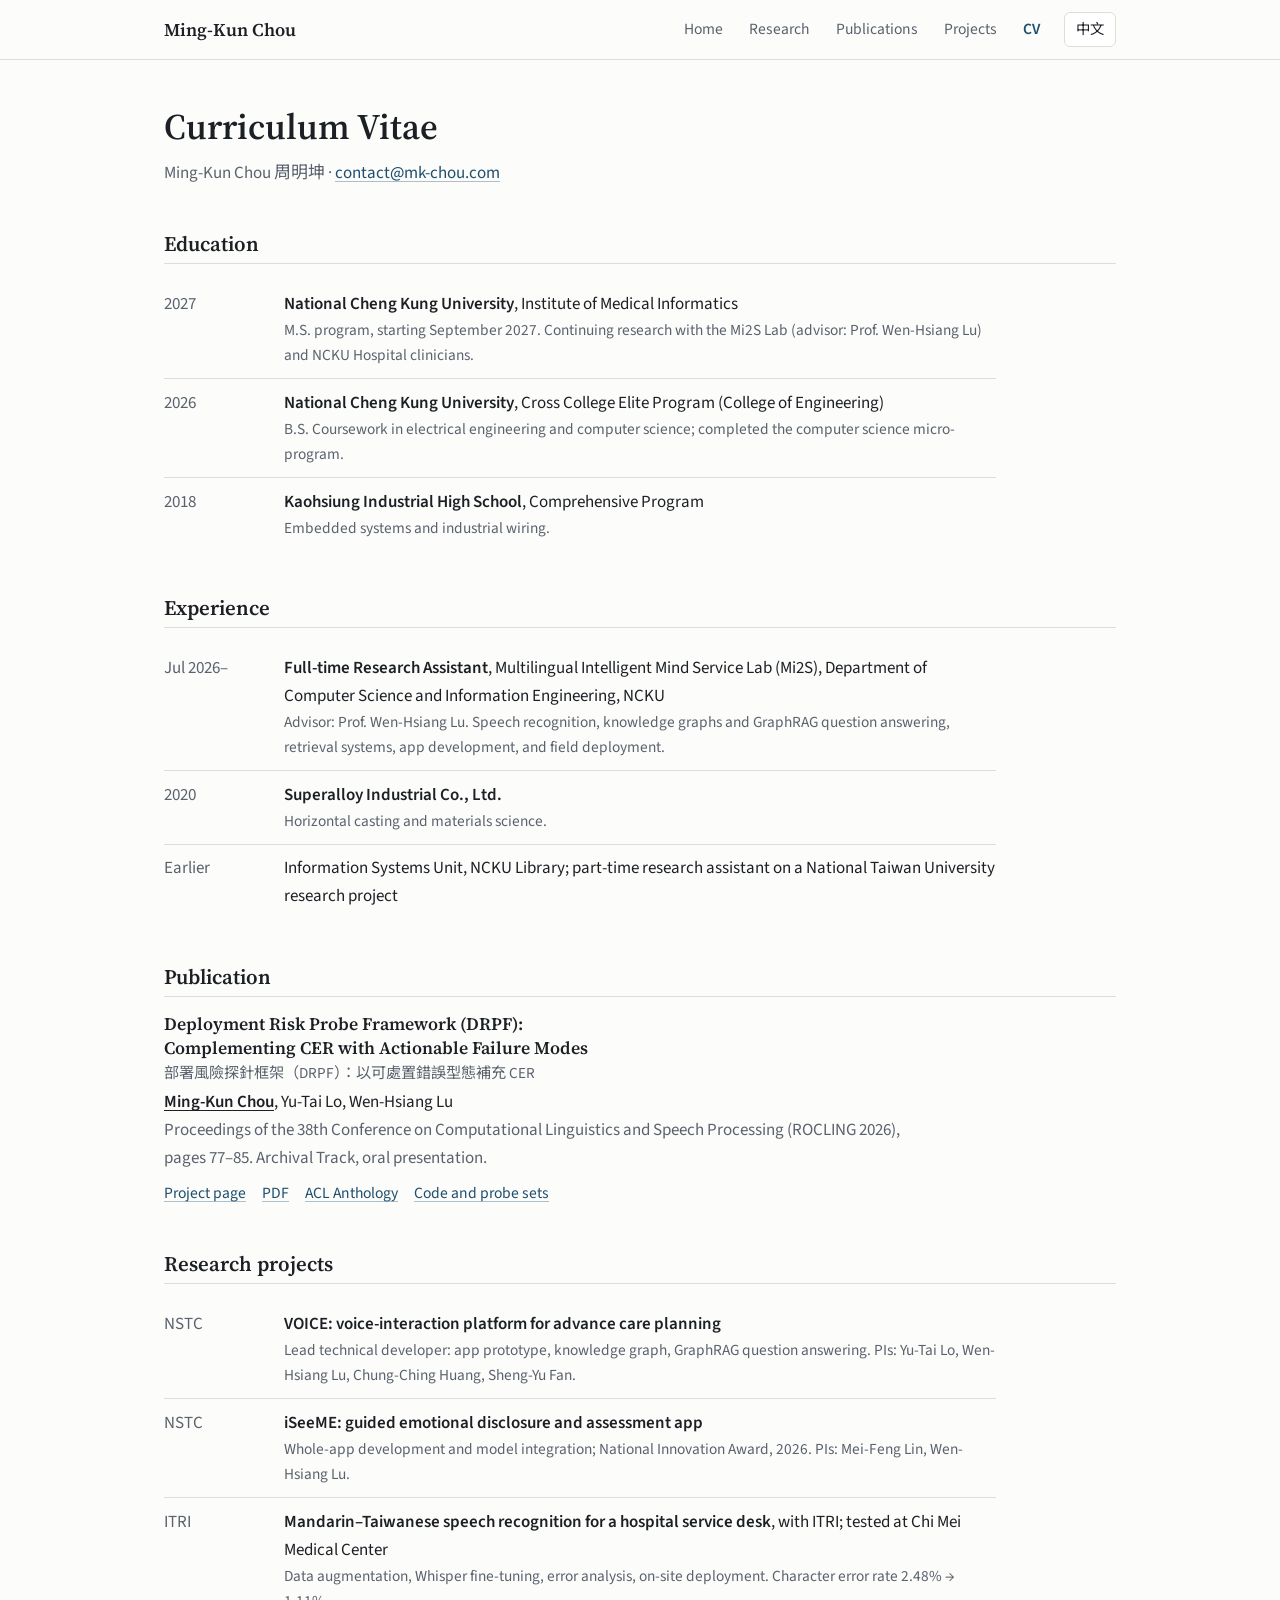
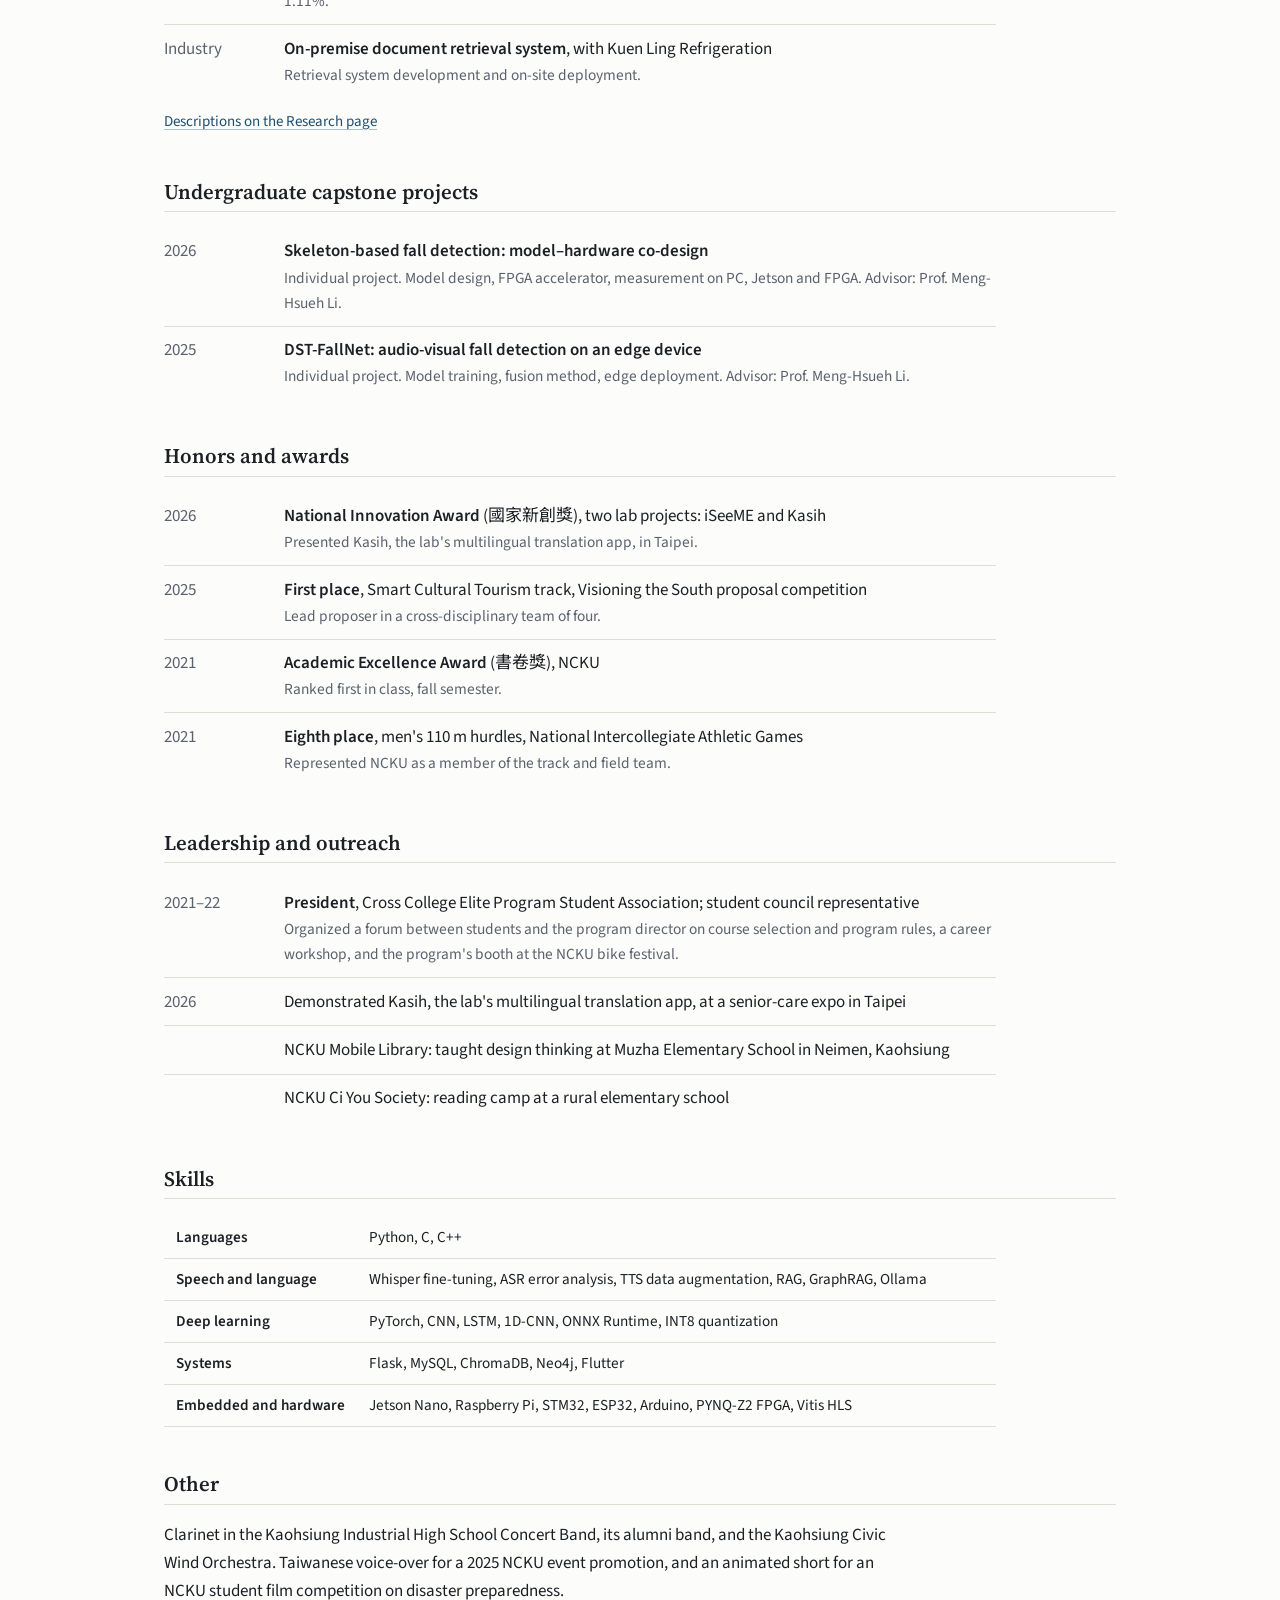
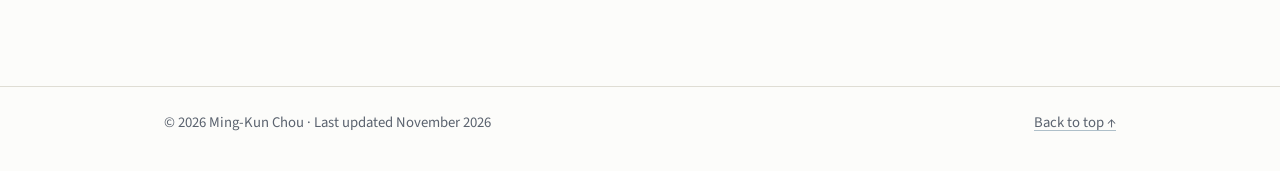
<file: about/index.html>
<!DOCTYPE html>
<html lang="en">
<head>
  <meta charset="UTF-8">
  <meta name="viewport" content="width=device-width, initial-scale=1.0">
  <meta name="description" content="Curriculum vitae of Ming-Kun Chou: education, research experience, publication, awards, and skills.">
  <meta name="author" content="Ming-Kun Chou">
  <link rel="canonical" href="https://www.mk-chou.com/about/">
  <title>CV | Ming-Kun Chou</title>
  <link rel="preconnect" href="https://fonts.googleapis.com">
  <link rel="preconnect" href="https://fonts.gstatic.com" crossorigin>
  <link href="https://fonts.googleapis.com/css2?family=Noto+Sans+TC:wght@400;500;700&family=Noto+Serif+TC:wght@600&family=Source+Sans+3:ital,wght@0,400;0,600;0,700;1,400&family=Source+Serif+4:wght@600&display=swap" rel="stylesheet">
  <link rel="stylesheet" href="../css/style.css">
</head>
<body data-page="about">
  <header class="site-header">
    <nav class="nav" aria-label="Main navigation" data-i18n="nav.label" data-i18n-attr="aria-label">
      <a href="../" class="logo">Ming-Kun Chou</a>
      <div class="nav-end">
        <ul class="nav-links">
          <li><a href="../" data-i18n="nav.home">Home</a></li>
          <li><a href="../research/" data-i18n="nav.research">Research</a></li>
          <li><a href="../publication/" data-i18n="nav.publications">Publications</a></li>
          <li><a href="../project/" data-i18n="nav.projects">Projects</a></li>
          <li><a href="../about/" class="active" aria-current="page" data-i18n="nav.cv">CV</a></li>
        </ul>
        <button type="button" class="lang-toggle" id="lang-toggle" aria-label="Switch to Chinese">中文</button>
        <button class="nav-toggle" aria-label="Open menu" aria-expanded="false" data-i18n="nav.toggle" data-i18n-attr="aria-label">
          <span></span>
          <span></span>
        </button>
      </div>
    </nav>
  </header>

  <main class="page">
    <div class="container">
      <header class="page-head">
        <h1 class="page-title" data-i18n="cv.title">Curriculum Vitae</h1>
        <p class="page-lead">Ming-Kun Chou <span lang="zh-Hant">周明坤</span> · <a href="mailto:contact@mk-chou.com">contact@mk-chou.com</a></p>
      </header>

      <section class="section">
        <h2 class="section-title" data-i18n="cv.h.edu">Education</h2>
        <dl class="cv-list">
          <div class="cv-row"><dt>2027</dt><dd><span data-i18n="cv.edu.next.main" data-i18n-html><strong>National Cheng Kung University</strong>, Institute of Medical Informatics</span><span class="sub" data-i18n="cv.edu.next.sub">M.S. program, starting September 2027. Continuing research with the Mi2S Lab (advisor: Prof. Wen-Hsiang Lu) and NCKU Hospital clinicians.</span></dd></div>
          <div class="cv-row"><dt>2026</dt><dd><span data-i18n="cv.edu.0.main" data-i18n-html><strong>National Cheng Kung University</strong>, Cross College Elite Program (College of Engineering)</span><span class="sub" data-i18n="cv.edu.0.sub">B.S. Coursework in electrical engineering and computer science; completed the computer science micro-program.</span></dd></div>
          <div class="cv-row"><dt>2018</dt><dd><span data-i18n="cv.edu.1.main" data-i18n-html><strong>Kaohsiung Industrial High School</strong>, Comprehensive Program</span><span class="sub" data-i18n="cv.edu.1.sub">Embedded systems and industrial wiring.</span></dd></div>
        </dl>
      </section>

      <section class="section">
        <h2 class="section-title" data-i18n="cv.h.exp">Experience</h2>
        <dl class="cv-list">
          <div class="cv-row"><dt><span data-i18n="cv.exp.0.when">Jul 2026–</span></dt><dd><span data-i18n="cv.exp.0.main" data-i18n-html><strong>Full-time Research Assistant</strong>, Multilingual Intelligent Mind Service Lab (Mi2S), Department of Computer Science and Information Engineering, NCKU</span><span class="sub" data-i18n="cv.exp.0.sub">Advisor: Prof. Wen-Hsiang Lu. Speech recognition, knowledge graphs and GraphRAG question answering, retrieval systems, app development, and field deployment.</span></dd></div>
          <div class="cv-row"><dt>2020</dt><dd><span data-i18n="cv.exp.1.main" data-i18n-html><strong>Superalloy Industrial Co., Ltd.</strong></span><span class="sub" data-i18n="cv.exp.1.sub">Horizontal casting and materials science.</span></dd></div>
          <div class="cv-row"><dt><span data-i18n="cv.exp.2.when">Earlier</span></dt><dd><span data-i18n="cv.exp.2.main">Information Systems Unit, NCKU Library; part-time research assistant on a National Taiwan University research project</span></dd></div>
        </dl>
      </section>

      <section class="section">
        <h2 class="section-title" data-i18n="cv.h.pub">Publication</h2>
      <article class="pub">
        <h3 class="pub-title">Deployment Risk Probe Framework (DRPF): Complementing CER with Actionable Failure Modes<span class="pub-title-alt" lang="zh-Hant">部署風險探針框架（DRPF）：以可處置錯誤型態補充 CER</span></h3>
        <p class="pub-authors"><span class="me">Ming-Kun Chou</span>, Yu-Tai Lo, Wen-Hsiang Lu</p>
        <p class="pub-venue" data-i18n="pub.venue">Proceedings of the 38th Conference on Computational Linguistics and Speech Processing (ROCLING 2026), pages 77–85. Archival Track, oral presentation.</p>
        <ul class="pub-links">
          <li><a href="../research/drpf/"><span data-i18n="pub.link.page">Project page</span></a></li>
          <li><a href="https://aclanthology.org/2026.rocling-main.8.pdf"><span data-i18n="pub.link.pdf">PDF</span></a></li>
          <li><a href="https://aclanthology.org/2026.rocling-main.8/">ACL Anthology</a></li>
          <li><a href="https://github.com/MKChou/DRPF-rocling2026"><span data-i18n="pub.link.code">Code and probe sets</span></a></li>
        </ul>
      </article>
      </section>

      <section class="section">
        <h2 class="section-title" data-i18n="cv.h.res">Research projects</h2>
        <dl class="cv-list">
          <div class="cv-row"><dt><span data-i18n="cv.res.0.when">NSTC</span></dt><dd><span data-i18n="cv.res.0.main" data-i18n-html><strong>VOICE: voice-interaction platform for advance care planning</strong></span><span class="sub" data-i18n="cv.res.0.sub">Lead technical developer: app prototype, knowledge graph, GraphRAG question answering. PIs: Yu-Tai Lo, Wen-Hsiang Lu, Chung-Ching Huang, Sheng-Yu Fan.</span></dd></div>
          <div class="cv-row"><dt><span data-i18n="cv.res.1.when">NSTC</span></dt><dd><span data-i18n="cv.res.1.main" data-i18n-html><strong>iSeeME: guided emotional disclosure and assessment app</strong></span><span class="sub" data-i18n="cv.res.1.sub">Whole-app development and model integration; National Innovation Award, 2026. PIs: Mei-Feng Lin, Wen-Hsiang Lu.</span></dd></div>
          <div class="cv-row"><dt><span data-i18n="cv.res.2.when">ITRI</span></dt><dd><span data-i18n="cv.res.2.main" data-i18n-html><strong>Mandarin–Taiwanese speech recognition for a hospital service desk</strong>, with ITRI; tested at Chi Mei Medical Center</span><span class="sub" data-i18n="cv.res.2.sub">Data augmentation, Whisper fine-tuning, error analysis, on-site deployment. Character error rate 2.48% → 1.11%.</span></dd></div>
          <div class="cv-row"><dt><span data-i18n="cv.res.3.when">Industry</span></dt><dd><span data-i18n="cv.res.3.main" data-i18n-html><strong>On-premise document retrieval system</strong>, with Kuen Ling Refrigeration</span><span class="sub" data-i18n="cv.res.3.sub">Retrieval system development and on-site deployment.</span></dd></div>
        </dl>
        <p class="small" style="margin-top:.75rem"><a href="../research/"><span data-i18n="cv.res.more">Descriptions on the Research page</span></a></p>
      </section>

      <section class="section">
        <h2 class="section-title" data-i18n="cv.h.cap">Undergraduate capstone projects</h2>
        <dl class="cv-list">
          <div class="cv-row"><dt>2026</dt><dd><span data-i18n="cv.cap.0.main" data-i18n-html><strong>Skeleton-based fall detection: model–hardware co-design</strong></span><span class="sub" data-i18n="cv.cap.0.sub">Individual project. Model design, FPGA accelerator, measurement on PC, Jetson and FPGA. Advisor: Prof. Meng-Hsueh Li.</span></dd></div>
          <div class="cv-row"><dt>2025</dt><dd><span data-i18n="cv.cap.1.main" data-i18n-html><strong>DST-FallNet: audio-visual fall detection on an edge device</strong></span><span class="sub" data-i18n="cv.cap.1.sub">Individual project. Model training, fusion method, edge deployment. Advisor: Prof. Meng-Hsueh Li.</span></dd></div>
        </dl>
      </section>

      <section class="section">
        <h2 class="section-title" data-i18n="cv.h.awards">Honors and awards</h2>
        <dl class="cv-list">
          <div class="cv-row"><dt>2026</dt><dd><span data-i18n="cv.awards.nia.main" data-i18n-html><strong>National Innovation Award</strong> (國家新創獎), two lab projects: iSeeME and Kasih</span><span class="sub" data-i18n="cv.awards.nia.sub">Presented Kasih, the lab's multilingual translation app, in Taipei.</span></dd></div>
          <div class="cv-row"><dt>2025</dt><dd><span data-i18n="cv.awards.0.main" data-i18n-html><strong>First place</strong>, Smart Cultural Tourism track, Visioning the South proposal competition</span><span class="sub" data-i18n="cv.awards.0.sub">Lead proposer in a cross-disciplinary team of four.</span></dd></div>
          <div class="cv-row"><dt>2021</dt><dd><span data-i18n="cv.awards.1.main" data-i18n-html><strong>Academic Excellence Award</strong> (書卷獎), NCKU</span><span class="sub" data-i18n="cv.awards.1.sub">Ranked first in class, fall semester.</span></dd></div>
          <div class="cv-row"><dt>2021</dt><dd><span data-i18n="cv.awards.2.main" data-i18n-html><strong>Eighth place</strong>, men's 110 m hurdles, National Intercollegiate Athletic Games</span><span class="sub" data-i18n="cv.awards.2.sub">Represented NCKU as a member of the track and field team.</span></dd></div>
        </dl>
      </section>

      <section class="section">
        <h2 class="section-title" data-i18n="cv.h.service">Leadership and outreach</h2>
        <dl class="cv-list">
          <div class="cv-row"><dt><span data-i18n="cv.service.0.when">2021–22</span></dt><dd><span data-i18n="cv.service.0.main" data-i18n-html><strong>President</strong>, Cross College Elite Program Student Association; student council representative</span><span class="sub" data-i18n="cv.service.0.sub">Organized a forum between students and the program director on course selection and program rules, a career workshop, and the program's booth at the NCKU bike festival.</span></dd></div>
          <div class="cv-row"><dt>2026</dt><dd><span data-i18n="cv.service.1.main">Demonstrated Kasih, the lab's multilingual translation app, at a senior-care expo in Taipei</span></dd></div>
          <div class="cv-row"><dt></dt><dd><span data-i18n="cv.service.2.main">NCKU Mobile Library: taught design thinking at Muzha Elementary School in Neimen, Kaohsiung</span></dd></div>
          <div class="cv-row"><dt></dt><dd><span data-i18n="cv.service.3.main">NCKU Ci You Society: reading camp at a rural elementary school</span></dd></div>
        </dl>
      </section>

      <section class="section">
        <h2 class="section-title" data-i18n="cv.h.skills">Skills</h2>
        <div class="table-wrap">
          <table class="skills">
            <tbody>
            <tr><th scope="row"><span data-i18n="cv.skill.0">Languages</span></th><td>Python, C, C++</td></tr>
            <tr><th scope="row"><span data-i18n="cv.skill.1">Speech and language</span></th><td>Whisper fine-tuning, ASR error analysis, TTS data augmentation, RAG, GraphRAG, Ollama</td></tr>
            <tr><th scope="row"><span data-i18n="cv.skill.2">Deep learning</span></th><td>PyTorch, CNN, LSTM, 1D-CNN, ONNX Runtime, INT8 quantization</td></tr>
            <tr><th scope="row"><span data-i18n="cv.skill.3">Systems</span></th><td>Flask, MySQL, ChromaDB, Neo4j, Flutter</td></tr>
            <tr><th scope="row"><span data-i18n="cv.skill.4">Embedded and hardware</span></th><td>Jetson Nano, Raspberry Pi, STM32, ESP32, Arduino, PYNQ-Z2 FPGA, Vitis HLS</td></tr>
            </tbody>
          </table>
        </div>
      </section>

      <section class="section">
        <h2 class="section-title" data-i18n="cv.h.other">Other</h2>
        <p class="prose" data-i18n="cv.other.p">Clarinet in the Kaohsiung Industrial High School Concert Band, its alumni band, and the Kaohsiung Civic Wind Orchestra. Taiwanese voice-over for a 2025 NCKU event promotion, and an animated short for an NCKU student film competition on disaster preparedness.</p>
      </section>
    </div>
  </main>

  <footer class="site-footer">
    <div class="container footer-inner">
      <p>&copy; <span id="year">2026</span> Ming-Kun Chou · <span data-i18n="footer.updated">Last updated November 2026</span></p>
      <a class="back-to-top" data-i18n="footer.top" href="#">Back to top ↑</a>
    </div>
  </footer>

  <script src="../js/site-i18n.js"></script>
  <script src="../js/main.js"></script>
</body>
</html>
</file>
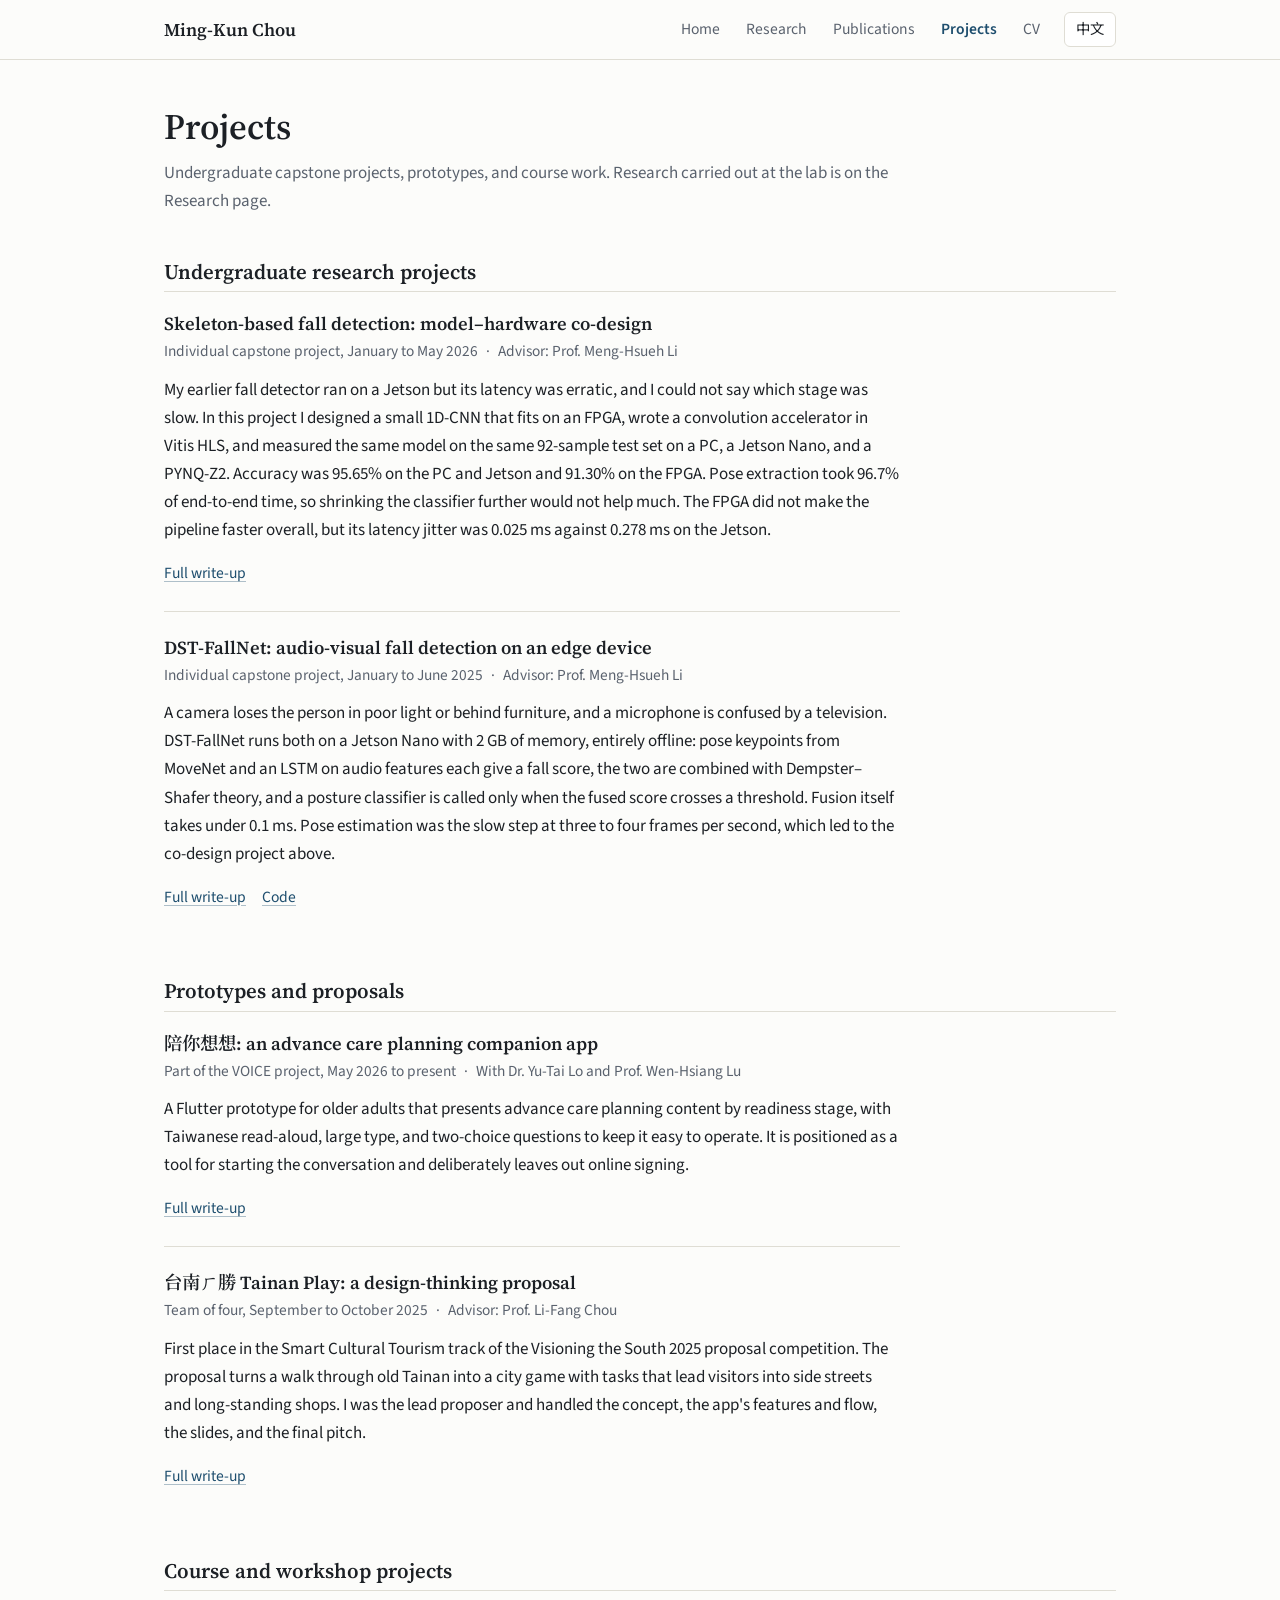
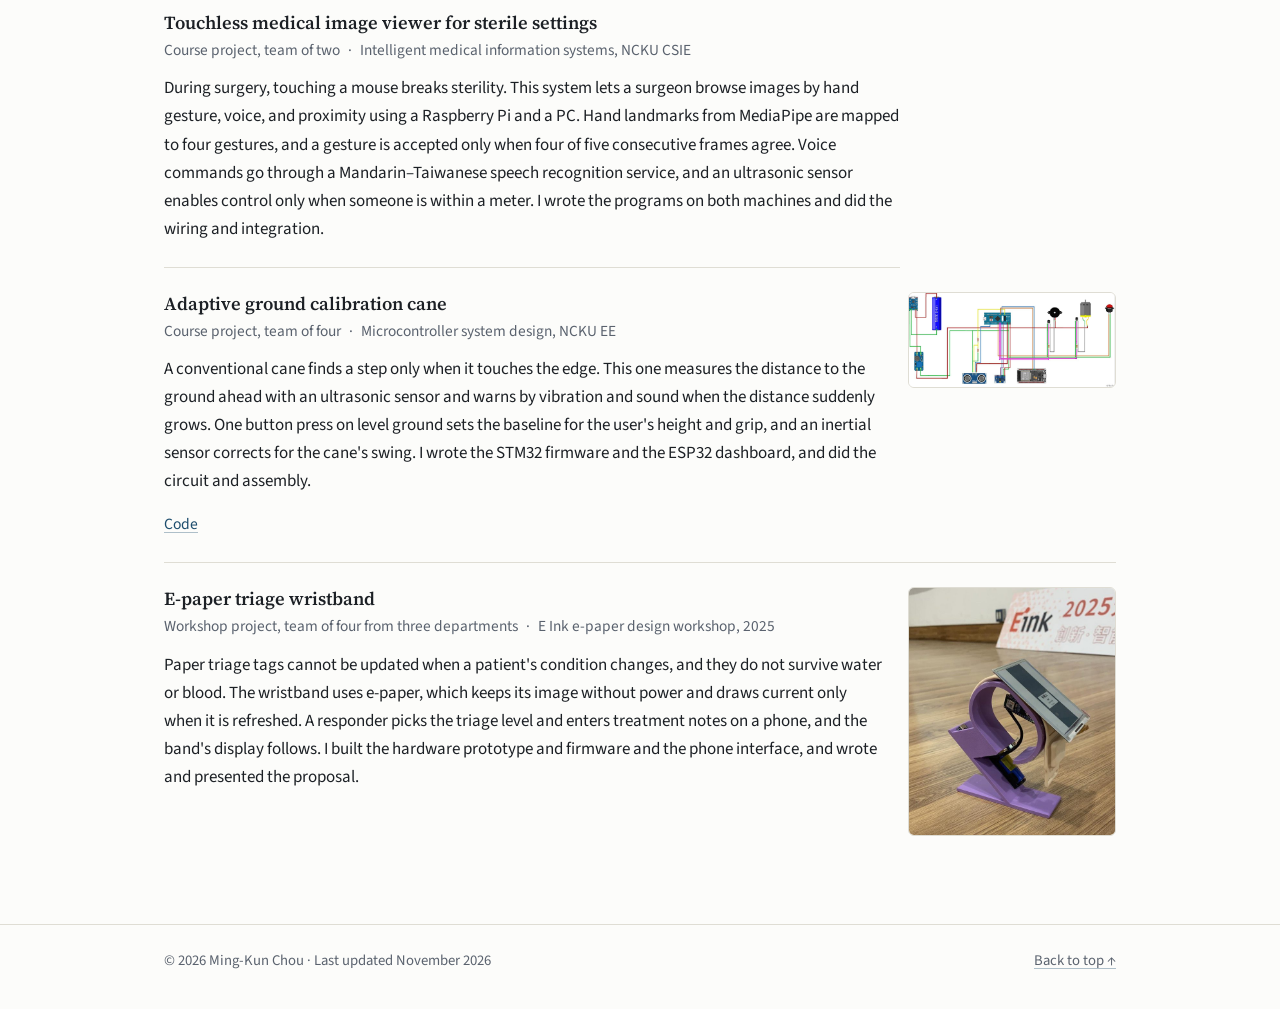
<file: project/index.html>
<!DOCTYPE html>
<html lang="en">
<head>
  <meta charset="UTF-8">
  <meta name="viewport" content="width=device-width, initial-scale=1.0">
  <meta name="description" content="Projects by Ming-Kun Chou: edge AI fall detection, FPGA co-design, an advance care planning app prototype, and embedded course projects.">
  <meta name="author" content="Ming-Kun Chou">
  <link rel="canonical" href="https://www.mk-chou.com/project/">
  <title>Projects | Ming-Kun Chou</title>
  <link rel="preconnect" href="https://fonts.googleapis.com">
  <link rel="preconnect" href="https://fonts.gstatic.com" crossorigin>
  <link href="https://fonts.googleapis.com/css2?family=Noto+Sans+TC:wght@400;500;700&family=Noto+Serif+TC:wght@600&family=Source+Sans+3:ital,wght@0,400;0,600;0,700;1,400&family=Source+Serif+4:wght@600&display=swap" rel="stylesheet">
  <link rel="stylesheet" href="../css/style.css">
</head>
<body data-page="project">
  <header class="site-header">
    <nav class="nav" aria-label="Main navigation" data-i18n="nav.label" data-i18n-attr="aria-label">
      <a href="../" class="logo">Ming-Kun Chou</a>
      <div class="nav-end">
        <ul class="nav-links">
          <li><a href="../" data-i18n="nav.home">Home</a></li>
          <li><a href="../research/" data-i18n="nav.research">Research</a></li>
          <li><a href="../publication/" data-i18n="nav.publications">Publications</a></li>
          <li><a href="../project/" class="active" aria-current="page" data-i18n="nav.projects">Projects</a></li>
          <li><a href="../about/" data-i18n="nav.cv">CV</a></li>
        </ul>
        <button type="button" class="lang-toggle" id="lang-toggle" aria-label="Switch to Chinese">中文</button>
        <button class="nav-toggle" aria-label="Open menu" aria-expanded="false" data-i18n="nav.toggle" data-i18n-attr="aria-label">
          <span></span>
          <span></span>
        </button>
      </div>
    </nav>
  </header>

  <main class="page">
    <div class="container">
      <header class="page-head">
        <h1 class="page-title" data-i18n="proj.title">Projects</h1>
        <p class="page-lead" data-i18n="proj.lead">Undergraduate capstone projects, prototypes, and course work. Research carried out at the lab is on the Research page.</p>
      </header>

      <section class="section">
        <h2 class="section-title" data-i18n="proj.h.ug">Undergraduate research projects</h2>
        <article class="entry" id="codesign">
          <h3 class="entry-title"><a href="3/"><span data-i18n="proj.codesign.title">Skeleton-based fall detection: model–hardware co-design</span></a></h3>
          <p class="entry-meta"><span data-i18n="proj.codesign.meta0">Individual capstone project, January to May 2026</span><span data-i18n="proj.codesign.meta1">Advisor: Prof. Meng-Hsueh Li</span></p>
          <p data-i18n="proj.codesign.body">My earlier fall detector ran on a Jetson but its latency was erratic, and I could not say which stage was slow. In this project I designed a small 1D-CNN that fits on an FPGA, wrote a convolution accelerator in Vitis HLS, and measured the same model on the same 92-sample test set on a PC, a Jetson Nano, and a PYNQ-Z2. Accuracy was 95.65% on the PC and Jetson and 91.30% on the FPGA. Pose extraction took 96.7% of end-to-end time, so shrinking the classifier further would not help much. The FPGA did not make the pipeline faster overall, but its latency jitter was 0.025 ms against 0.278 ms on the Jetson.</p>
          <ul class="pub-links"><li><a href="3/"><span data-i18n="proj.codesign.link0">Full write-up</span></a></li></ul>
        </article>
        <article class="entry" id="dst">
          <h3 class="entry-title"><a href="2/"><span data-i18n="proj.dst.title">DST-FallNet: audio-visual fall detection on an edge device</span></a></h3>
          <p class="entry-meta"><span data-i18n="proj.dst.meta0">Individual capstone project, January to June 2025</span><span data-i18n="proj.dst.meta1">Advisor: Prof. Meng-Hsueh Li</span></p>
          <p data-i18n="proj.dst.body">A camera loses the person in poor light or behind furniture, and a microphone is confused by a television. DST-FallNet runs both on a Jetson Nano with 2 GB of memory, entirely offline: pose keypoints from MoveNet and an LSTM on audio features each give a fall score, the two are combined with Dempster–Shafer theory, and a posture classifier is called only when the fused score crosses a threshold. Fusion itself takes under 0.1 ms. Pose estimation was the slow step at three to four frames per second, which led to the co-design project above.</p>
          <ul class="pub-links"><li><a href="2/"><span data-i18n="proj.dst.link0">Full write-up</span></a></li><li><a href="https://github.com/MKChou/DST-FallNet"><span data-i18n="proj.dst.link1">Code</span></a></li></ul>
        </article>
      </section>

      <section class="section">
        <h2 class="section-title" data-i18n="proj.h.proto">Prototypes and proposals</h2>
        <article class="entry" id="acp-app">
          <h3 class="entry-title"><a href="4/"><span data-i18n="proj.acp-app.title">陪你想想: an advance care planning companion app</span></a></h3>
          <p class="entry-meta"><span data-i18n="proj.acp-app.meta0">Part of the VOICE project, May 2026 to present</span><span data-i18n="proj.acp-app.meta1">With Dr. Yu-Tai Lo and Prof. Wen-Hsiang Lu</span></p>
          <p data-i18n="proj.acp-app.body">A Flutter prototype for older adults that presents advance care planning content by readiness stage, with Taiwanese read-aloud, large type, and two-choice questions to keep it easy to operate. It is positioned as a tool for starting the conversation and deliberately leaves out online signing.</p>
          <ul class="pub-links"><li><a href="4/"><span data-i18n="proj.acp-app.link0">Full write-up</span></a></li></ul>
        </article>
        <article class="entry" id="tainan-play">
          <h3 class="entry-title"><a href="1/"><span data-i18n="proj.tainan-play.title">台南ㄏ勝 Tainan Play: a design-thinking proposal</span></a></h3>
          <p class="entry-meta"><span data-i18n="proj.tainan-play.meta0">Team of four, September to October 2025</span><span data-i18n="proj.tainan-play.meta1">Advisor: Prof. Li-Fang Chou</span></p>
          <p data-i18n="proj.tainan-play.body">First place in the Smart Cultural Tourism track of the Visioning the South 2025 proposal competition. The proposal turns a walk through old Tainan into a city game with tasks that lead visitors into side streets and long-standing shops. I was the lead proposer and handled the concept, the app's features and flow, the slides, and the final pitch.</p>
          <ul class="pub-links"><li><a href="1/"><span data-i18n="proj.tainan-play.link0">Full write-up</span></a></li></ul>
        </article>
      </section>

      <section class="section">
        <h2 class="section-title" data-i18n="proj.h.course">Course and workshop projects</h2>
        <article class="entry" id="touchless">
          <h3 class="entry-title"><span data-i18n="proj.touchless.title">Touchless medical image viewer for sterile settings</span></h3>
          <p class="entry-meta"><span data-i18n="proj.touchless.meta0">Course project, team of two</span><span data-i18n="proj.touchless.meta1">Intelligent medical information systems, NCKU CSIE</span></p>
          <p data-i18n="proj.touchless.body">During surgery, touching a mouse breaks sterility. This system lets a surgeon browse images by hand gesture, voice, and proximity using a Raspberry Pi and a PC. Hand landmarks from MediaPipe are mapped to four gestures, and a gesture is accepted only when four of five consecutive frames agree. Voice commands go through a Mandarin–Taiwanese speech recognition service, and an ultrasonic sensor enables control only when someone is within a meter. I wrote the programs on both machines and did the wiring and integration.</p>
        </article>
        <article class="entry entry-with-figure" id="cane">
          <div>
          <h3 class="entry-title"><span data-i18n="proj.cane.title">Adaptive ground calibration cane</span></h3>
          <p class="entry-meta"><span data-i18n="proj.cane.meta0">Course project, team of four</span><span data-i18n="proj.cane.meta1">Microcontroller system design, NCKU EE</span></p>
          <p data-i18n="proj.cane.body">A conventional cane finds a step only when it touches the edge. This one measures the distance to the ground ahead with an ultrasonic sensor and warns by vibration and sound when the distance suddenly grows. One button press on level ground sets the baseline for the user's height and grip, and an inertial sensor corrects for the cane's swing. I wrote the STM32 firmware and the ESP32 dashboard, and did the circuit and assembly.</p>
          <ul class="pub-links"><li><a href="https://github.com/MKChou/adaptive-calibration-cane"><span data-i18n="proj.cane.link0">Code</span></a></li></ul>
          </div>
          <figure class="entry-figure"><img src="assets/cane-wiring.jpg" data-i18n="proj.cane.alt" data-i18n-attr="alt" alt="Wiring diagram of the cane: STM32 board, ultrasonic sensor, inertial sensor, buzzer, vibration motor and ESP32" loading="lazy"></figure>
        </article>
        <article class="entry entry-with-figure" id="wristband">
          <div>
          <h3 class="entry-title"><span data-i18n="proj.wristband.title">E-paper triage wristband</span></h3>
          <p class="entry-meta"><span data-i18n="proj.wristband.meta0">Workshop project, team of four from three departments</span><span data-i18n="proj.wristband.meta1">E Ink e-paper design workshop, 2025</span></p>
          <p data-i18n="proj.wristband.body">Paper triage tags cannot be updated when a patient's condition changes, and they do not survive water or blood. The wristband uses e-paper, which keeps its image without power and draws current only when it is refreshed. A responder picks the triage level and enters treatment notes on a phone, and the band's display follows. I built the hardware prototype and firmware and the phone interface, and wrote and presented the proposal.</p>
          </div>
          <figure class="entry-figure"><img src="assets/wristband-prototype.jpg" data-i18n="proj.wristband.alt" data-i18n-attr="alt" alt="Prototype of the wristband: an e-paper display mounted on a 3D-printed band" loading="lazy"></figure>
        </article>
      </section>
    </div>
  </main>

  <footer class="site-footer">
    <div class="container footer-inner">
      <p>&copy; <span id="year">2026</span> Ming-Kun Chou · <span data-i18n="footer.updated">Last updated November 2026</span></p>
      <a class="back-to-top" data-i18n="footer.top" href="#">Back to top ↑</a>
    </div>
  </footer>

  <script src="../js/site-i18n.js"></script>
  <script src="../js/main.js"></script>
</body>
</html>
</file>
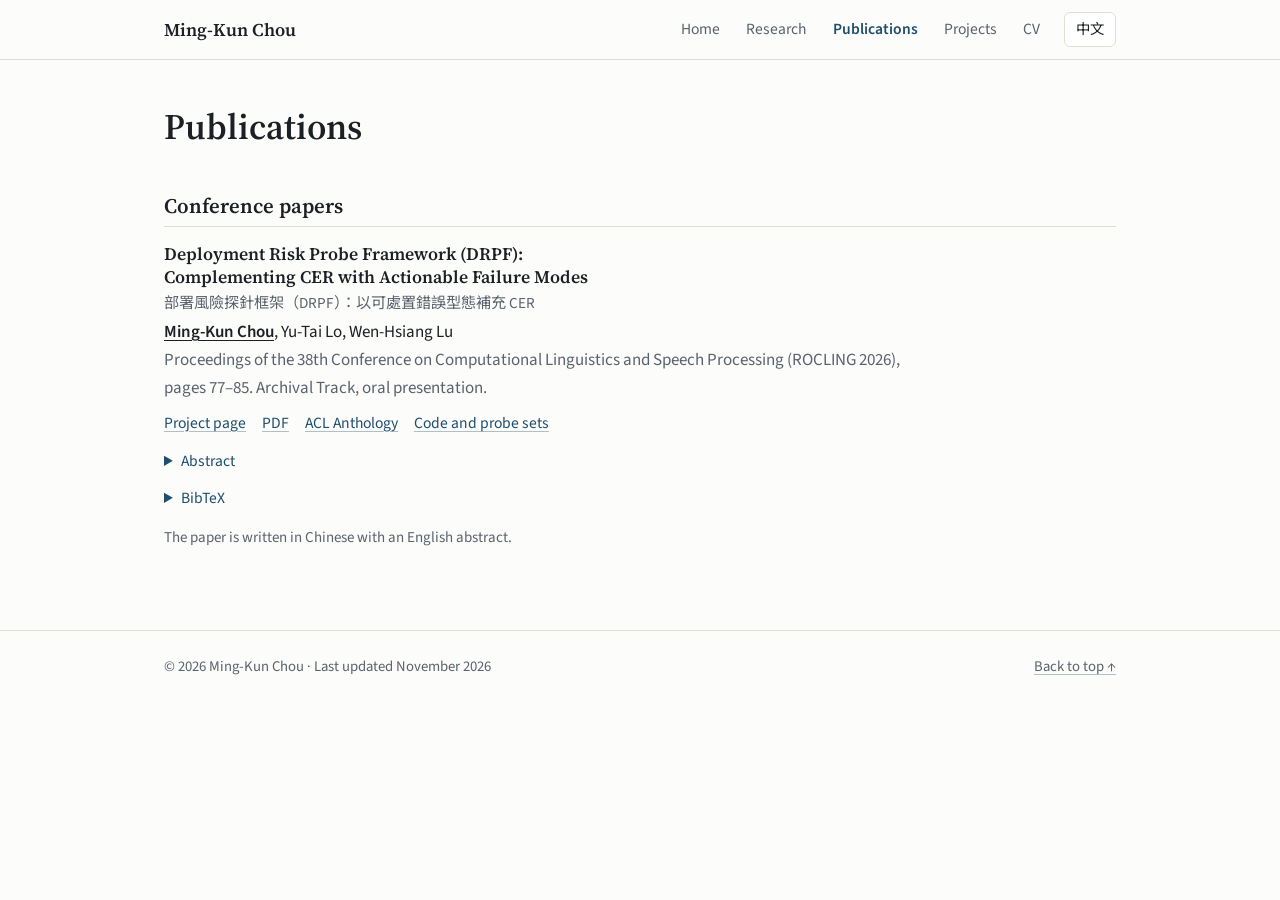
<file: publication/index.html>
<!DOCTYPE html>
<html lang="en">
<head>
  <meta charset="UTF-8">
  <meta name="viewport" content="width=device-width, initial-scale=1.0">
  <meta name="description" content="Publications by Ming-Kun Chou.">
  <meta name="author" content="Ming-Kun Chou">
  <link rel="canonical" href="https://www.mk-chou.com/publication/">
  <title>Publications | Ming-Kun Chou</title>
  <link rel="preconnect" href="https://fonts.googleapis.com">
  <link rel="preconnect" href="https://fonts.gstatic.com" crossorigin>
  <link href="https://fonts.googleapis.com/css2?family=Noto+Sans+TC:wght@400;500;700&family=Noto+Serif+TC:wght@600&family=Source+Sans+3:ital,wght@0,400;0,600;0,700;1,400&family=Source+Serif+4:wght@600&display=swap" rel="stylesheet">
  <link rel="stylesheet" href="../css/style.css">
</head>
<body data-page="publication">
  <header class="site-header">
    <nav class="nav" aria-label="Main navigation" data-i18n="nav.label" data-i18n-attr="aria-label">
      <a href="../" class="logo">Ming-Kun Chou</a>
      <div class="nav-end">
        <ul class="nav-links">
          <li><a href="../" data-i18n="nav.home">Home</a></li>
          <li><a href="../research/" data-i18n="nav.research">Research</a></li>
          <li><a href="../publication/" class="active" aria-current="page" data-i18n="nav.publications">Publications</a></li>
          <li><a href="../project/" data-i18n="nav.projects">Projects</a></li>
          <li><a href="../about/" data-i18n="nav.cv">CV</a></li>
        </ul>
        <button type="button" class="lang-toggle" id="lang-toggle" aria-label="Switch to Chinese">中文</button>
        <button class="nav-toggle" aria-label="Open menu" aria-expanded="false" data-i18n="nav.toggle" data-i18n-attr="aria-label">
          <span></span>
          <span></span>
        </button>
      </div>
    </nav>
  </header>

  <main class="page">
    <div class="container">
      <header class="page-head">
        <h1 class="page-title" data-i18n="pubs.title">Publications</h1>
      </header>

      <section class="section">
        <h2 class="section-title" data-i18n="pubs.h.conf">Conference papers</h2>
      <article class="pub">
        <h3 class="pub-title">Deployment Risk Probe Framework (DRPF): Complementing CER with Actionable Failure Modes<span class="pub-title-alt" lang="zh-Hant">部署風險探針框架（DRPF）：以可處置錯誤型態補充 CER</span></h3>
        <p class="pub-authors"><span class="me">Ming-Kun Chou</span>, Yu-Tai Lo, Wen-Hsiang Lu</p>
        <p class="pub-venue" data-i18n="pub.venue">Proceedings of the 38th Conference on Computational Linguistics and Speech Processing (ROCLING 2026), pages 77–85. Archival Track, oral presentation.</p>
        <ul class="pub-links">
          <li><a href="../research/drpf/"><span data-i18n="pub.link.page">Project page</span></a></li>
          <li><a href="https://aclanthology.org/2026.rocling-main.8.pdf"><span data-i18n="pub.link.pdf">PDF</span></a></li>
          <li><a href="https://aclanthology.org/2026.rocling-main.8/">ACL Anthology</a></li>
          <li><a href="https://github.com/MKChou/DRPF-rocling2026"><span data-i18n="pub.link.code">Code and probe sets</span></a></li>
        </ul>
        <details>
          <summary data-i18n="pub.abstract.summary">Abstract</summary>
          <p class="small" data-i18n="pub.abstract.text">When deploying ASR in high-stakes settings, character error rate (CER) alone often cannot indicate whether to exclude spurious output on non-speech input, request a repeat utterance, or manually verify recognition content. We propose a layered evaluation that splits errors into text on non-speech input, empty output on speech, and incorrect content on speech, each mapped to one of these follow-up responses. We evaluate on advance care planning dialogue by comparing a cloud and an edge deployment pipeline: when CER is similar on clinic-style sentences, short answers diverge toward content errors versus empty outputs; with other settings held fixed, changing only the language setting also changes medical-term rewrites of negated short answers and lexical coverage. Thus similar CER need not imply the same follow-up handling.</p>
        </details>
        <details>
          <summary>BibTeX</summary>
          <pre>@inproceedings{chou-etal-2026-deployment,
  title     = {Deployment Risk Probe Framework ({DRPF}): Complementing {CER} with Actionable Failure Modes},
  author    = {Chou, Ming-Kun and Lo, Yu-Tai and Lu, Wen-Hsiang},
  editor    = {Kuo, Po-Chih and Lee, Lung-Hao and Yen, An-Zi and Alvarado, Fernando Henrique Calderon and Argueta, Carlos},
  booktitle = {Proceedings of the 38th Conference on Computational Linguistics and Speech Processing ({ROCLING} 2026)},
  month     = nov,
  year      = {2026},
  address   = {National Tsing Hua University. Hsinchu, Taiwan.},
  publisher = {Association for Computational Linguistics},
  url       = {https://aclanthology.org/2026.rocling-main.8/},
  pages     = {77--85},
  isbn      = {979-8-89176-505-4}
}</pre>
        </details>
      </article>
        <p class="muted small" data-i18n="pubs.lang.note" style="margin-top:.9rem">The paper is written in Chinese with an English abstract.</p>
      </section>
    </div>
  </main>

  <footer class="site-footer">
    <div class="container footer-inner">
      <p>&copy; <span id="year">2026</span> Ming-Kun Chou · <span data-i18n="footer.updated">Last updated November 2026</span></p>
      <a class="back-to-top" data-i18n="footer.top" href="#">Back to top ↑</a>
    </div>
  </footer>

  <script src="../js/site-i18n.js"></script>
  <script src="../js/main.js"></script>
</body>
</html>
</file>
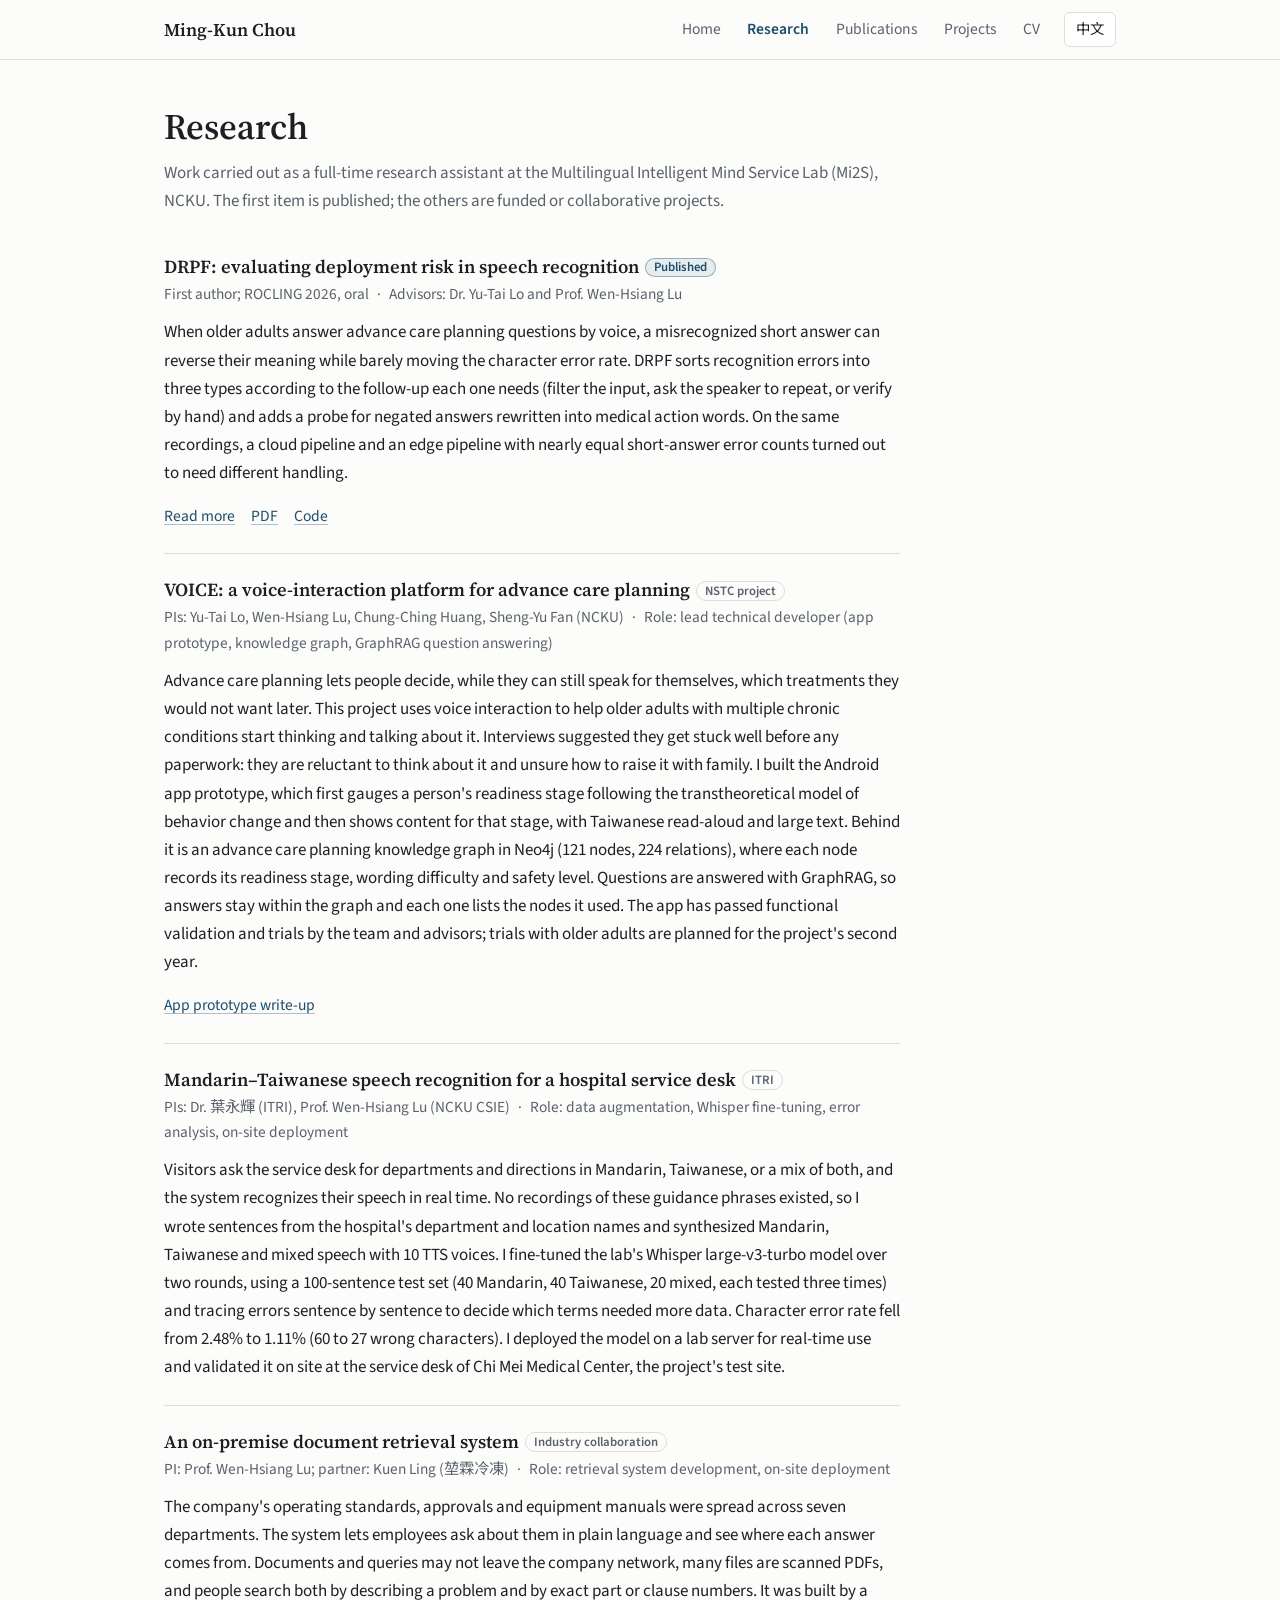
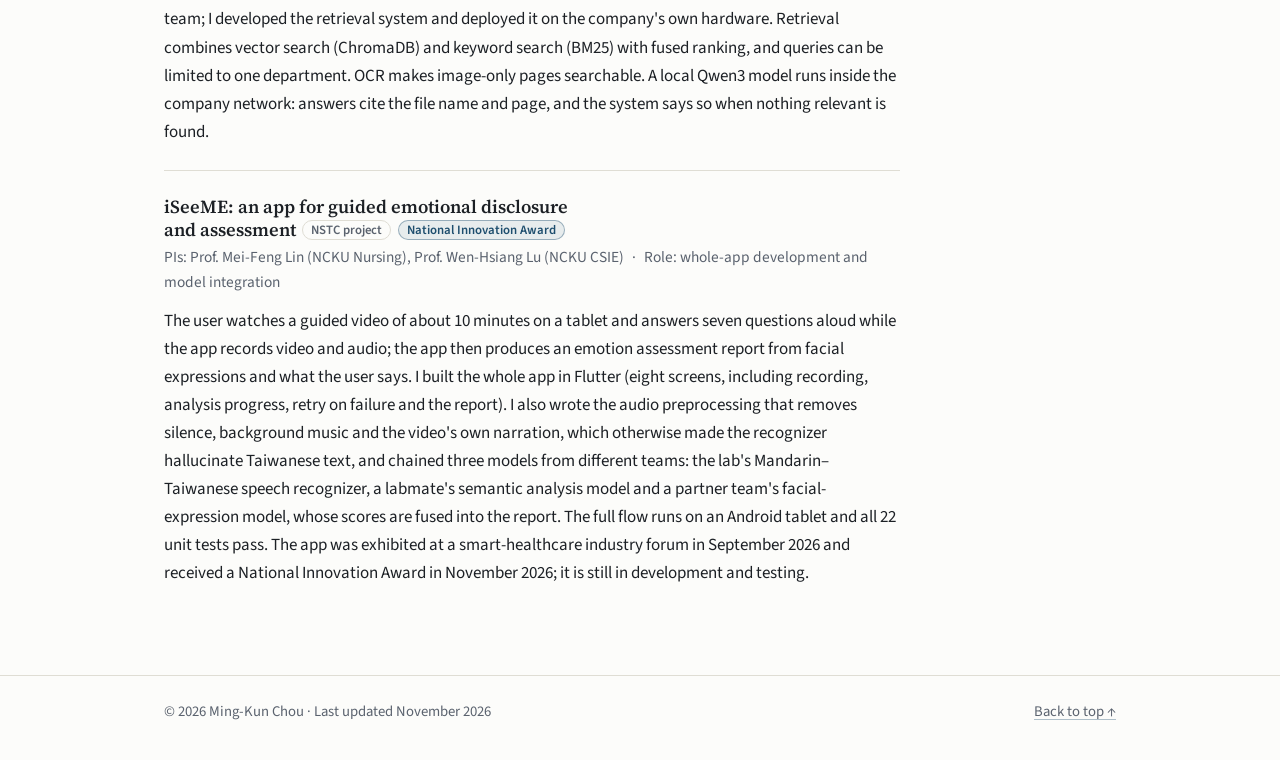
<file: research/index.html>
<!DOCTYPE html>
<html lang="en">
<head>
  <meta charset="UTF-8">
  <meta name="viewport" content="width=device-width, initial-scale=1.0">
  <meta name="description" content="Research by Ming-Kun Chou: speech recognition evaluation for high-stakes use, knowledge-grounded language models for healthcare, and applied speech and retrieval systems.">
  <meta name="author" content="Ming-Kun Chou">
  <link rel="canonical" href="https://www.mk-chou.com/research/">
  <title>Research | Ming-Kun Chou</title>
  <link rel="preconnect" href="https://fonts.googleapis.com">
  <link rel="preconnect" href="https://fonts.gstatic.com" crossorigin>
  <link href="https://fonts.googleapis.com/css2?family=Noto+Sans+TC:wght@400;500;700&family=Noto+Serif+TC:wght@600&family=Source+Sans+3:ital,wght@0,400;0,600;0,700;1,400&family=Source+Serif+4:wght@600&display=swap" rel="stylesheet">
  <link rel="stylesheet" href="../css/style.css">
</head>
<body data-page="research">
  <header class="site-header">
    <nav class="nav" aria-label="Main navigation" data-i18n="nav.label" data-i18n-attr="aria-label">
      <a href="../" class="logo">Ming-Kun Chou</a>
      <div class="nav-end">
        <ul class="nav-links">
          <li><a href="../" data-i18n="nav.home">Home</a></li>
          <li><a href="../research/" class="active" aria-current="page" data-i18n="nav.research">Research</a></li>
          <li><a href="../publication/" data-i18n="nav.publications">Publications</a></li>
          <li><a href="../project/" data-i18n="nav.projects">Projects</a></li>
          <li><a href="../about/" data-i18n="nav.cv">CV</a></li>
        </ul>
        <button type="button" class="lang-toggle" id="lang-toggle" aria-label="Switch to Chinese">中文</button>
        <button class="nav-toggle" aria-label="Open menu" aria-expanded="false" data-i18n="nav.toggle" data-i18n-attr="aria-label">
          <span></span>
          <span></span>
        </button>
      </div>
    </nav>
  </header>

  <main class="page">
    <div class="container">
      <header class="page-head">
        <h1 class="page-title" data-i18n="res.title">Research</h1>
        <p class="page-lead" data-i18n="res.lead">Work carried out as a full-time research assistant at the Multilingual Intelligent Mind Service Lab (Mi2S), NCKU. The first item is published; the others are funded or collaborative projects.</p>
      </header>

      <article class="entry" id="drpf">
        <h2 class="entry-title"><span data-i18n="res.drpf.title">DRPF: evaluating deployment risk in speech recognition</span><span class="tag tag--pub" data-i18n="res.drpf.tag">Published</span></h2>
        <p class="entry-meta"><span data-i18n="res.drpf.meta0">First author; ROCLING 2026, oral</span><span data-i18n="res.drpf.meta1">Advisors: Dr. Yu-Tai Lo and Prof. Wen-Hsiang Lu</span></p>
        <p data-i18n="res.drpf.body">When older adults answer advance care planning questions by voice, a misrecognized short answer can reverse their meaning while barely moving the character error rate. DRPF sorts recognition errors into three types according to the follow-up each one needs (filter the input, ask the speaker to repeat, or verify by hand) and adds a probe for negated answers rewritten into medical action words. On the same recordings, a cloud pipeline and an edge pipeline with nearly equal short-answer error counts turned out to need different handling.</p>
        <ul class="pub-links"><li><a href="../research/drpf/"><span data-i18n="res.drpf.link0">Read more</span></a></li><li><a href="https://aclanthology.org/2026.rocling-main.8.pdf"><span data-i18n="pub.link.pdf">PDF</span></a></li><li><a href="https://github.com/MKChou/DRPF-rocling2026"><span data-i18n="res.drpf.link1">Code</span></a></li></ul>
      </article>
      <article class="entry" id="voice">
        <h2 class="entry-title"><span data-i18n="res.voice.title">VOICE: a voice-interaction platform for advance care planning</span><span class="tag" data-i18n="res.voice.tag">NSTC project</span></h2>
        <p class="entry-meta"><span data-i18n="res.voice.meta0">PIs: Yu-Tai Lo, Wen-Hsiang Lu, Chung-Ching Huang, Sheng-Yu Fan (NCKU)</span><span data-i18n="res.voice.meta1">Role: lead technical developer (app prototype, knowledge graph, GraphRAG question answering)</span></p>
        <p data-i18n="res.voice.body">Advance care planning lets people decide, while they can still speak for themselves, which treatments they would not want later. This project uses voice interaction to help older adults with multiple chronic conditions start thinking and talking about it. Interviews suggested they get stuck well before any paperwork: they are reluctant to think about it and unsure how to raise it with family. I built the Android app prototype, which first gauges a person's readiness stage following the transtheoretical model of behavior change and then shows content for that stage, with Taiwanese read-aloud and large text. Behind it is an advance care planning knowledge graph in Neo4j (121 nodes, 224 relations), where each node records its readiness stage, wording difficulty and safety level. Questions are answered with GraphRAG, so answers stay within the graph and each one lists the nodes it used. The app has passed functional validation and trials by the team and advisors; trials with older adults are planned for the project's second year.</p>
        <ul class="pub-links"><li><a href="../project/4/"><span data-i18n="res.voice.link0">App prototype write-up</span></a></li></ul>
      </article>
      <article class="entry" id="chimei">
        <h2 class="entry-title"><span data-i18n="res.chimei.title">Mandarin–Taiwanese speech recognition for a hospital service desk</span><span class="tag" data-i18n="res.chimei.tag">ITRI</span></h2>
        <p class="entry-meta"><span data-i18n="res.chimei.meta0">PIs: Dr. 葉永輝 (ITRI), Prof. Wen-Hsiang Lu (NCKU CSIE)</span><span data-i18n="res.chimei.meta1">Role: data augmentation, Whisper fine-tuning, error analysis, on-site deployment</span></p>
        <p data-i18n="res.chimei.body">Visitors ask the service desk for departments and directions in Mandarin, Taiwanese, or a mix of both, and the system recognizes their speech in real time. No recordings of these guidance phrases existed, so I wrote sentences from the hospital's department and location names and synthesized Mandarin, Taiwanese and mixed speech with 10 TTS voices. I fine-tuned the lab's Whisper large-v3-turbo model over two rounds, using a 100-sentence test set (40 Mandarin, 40 Taiwanese, 20 mixed, each tested three times) and tracing errors sentence by sentence to decide which terms needed more data. Character error rate fell from 2.48% to 1.11% (60 to 27 wrong characters). I deployed the model on a lab server for real-time use and validated it on site at the service desk of Chi Mei Medical Center, the project's test site.</p>
      </article>
      <article class="entry" id="kuenling">
        <h2 class="entry-title"><span data-i18n="res.kuenling.title">An on-premise document retrieval system</span><span class="tag" data-i18n="res.kuenling.tag">Industry collaboration</span></h2>
        <p class="entry-meta"><span data-i18n="res.kuenling.meta0">PI: Prof. Wen-Hsiang Lu; partner: Kuen Ling (堃霖冷凍)</span><span data-i18n="res.kuenling.meta1">Role: retrieval system development, on-site deployment</span></p>
        <p data-i18n="res.kuenling.body">The company's operating standards, approvals and equipment manuals were spread across seven departments. The system lets employees ask about them in plain language and see where each answer comes from. Documents and queries may not leave the company network, many files are scanned PDFs, and people search both by describing a problem and by exact part or clause numbers. It was built by a team; I developed the retrieval system and deployed it on the company's own hardware. Retrieval combines vector search (ChromaDB) and keyword search (BM25) with fused ranking, and queries can be limited to one department. OCR makes image-only pages searchable. A local Qwen3 model runs inside the company network: answers cite the file name and page, and the system says so when nothing relevant is found.</p>
      </article>
      <article class="entry" id="iseeme">
        <h2 class="entry-title"><span data-i18n="res.iseeme.title">iSeeME: an app for guided emotional disclosure and assessment</span><span class="tag" data-i18n="res.iseeme.tag">NSTC project</span><span class="tag tag--pub" data-i18n="res.iseeme.award">National Innovation Award</span></h2>
        <p class="entry-meta"><span data-i18n="res.iseeme.meta0">PIs: Prof. Mei-Feng Lin (NCKU Nursing), Prof. Wen-Hsiang Lu (NCKU CSIE)</span><span data-i18n="res.iseeme.meta1">Role: whole-app development and model integration</span></p>
        <p data-i18n="res.iseeme.body">The user watches a guided video of about 10 minutes on a tablet and answers seven questions aloud while the app records video and audio; the app then produces an emotion assessment report from facial expressions and what the user says. I built the whole app in Flutter (eight screens, including recording, analysis progress, retry on failure and the report). I also wrote the audio preprocessing that removes silence, background music and the video's own narration, which otherwise made the recognizer hallucinate Taiwanese text, and chained three models from different teams: the lab's Mandarin–Taiwanese speech recognizer, a labmate's semantic analysis model and a partner team's facial-expression model, whose scores are fused into the report. The full flow runs on an Android tablet and all 22 unit tests pass. The app was exhibited at a smart-healthcare industry forum in September 2026 and received a National Innovation Award in November 2026; it is still in development and testing.</p>
      </article>
    </div>
  </main>

  <footer class="site-footer">
    <div class="container footer-inner">
      <p>&copy; <span id="year">2026</span> Ming-Kun Chou · <span data-i18n="footer.updated">Last updated November 2026</span></p>
      <a class="back-to-top" data-i18n="footer.top" href="#">Back to top ↑</a>
    </div>
  </footer>

  <script src="../js/site-i18n.js"></script>
  <script src="../js/main.js"></script>
</body>
</html>
</file>
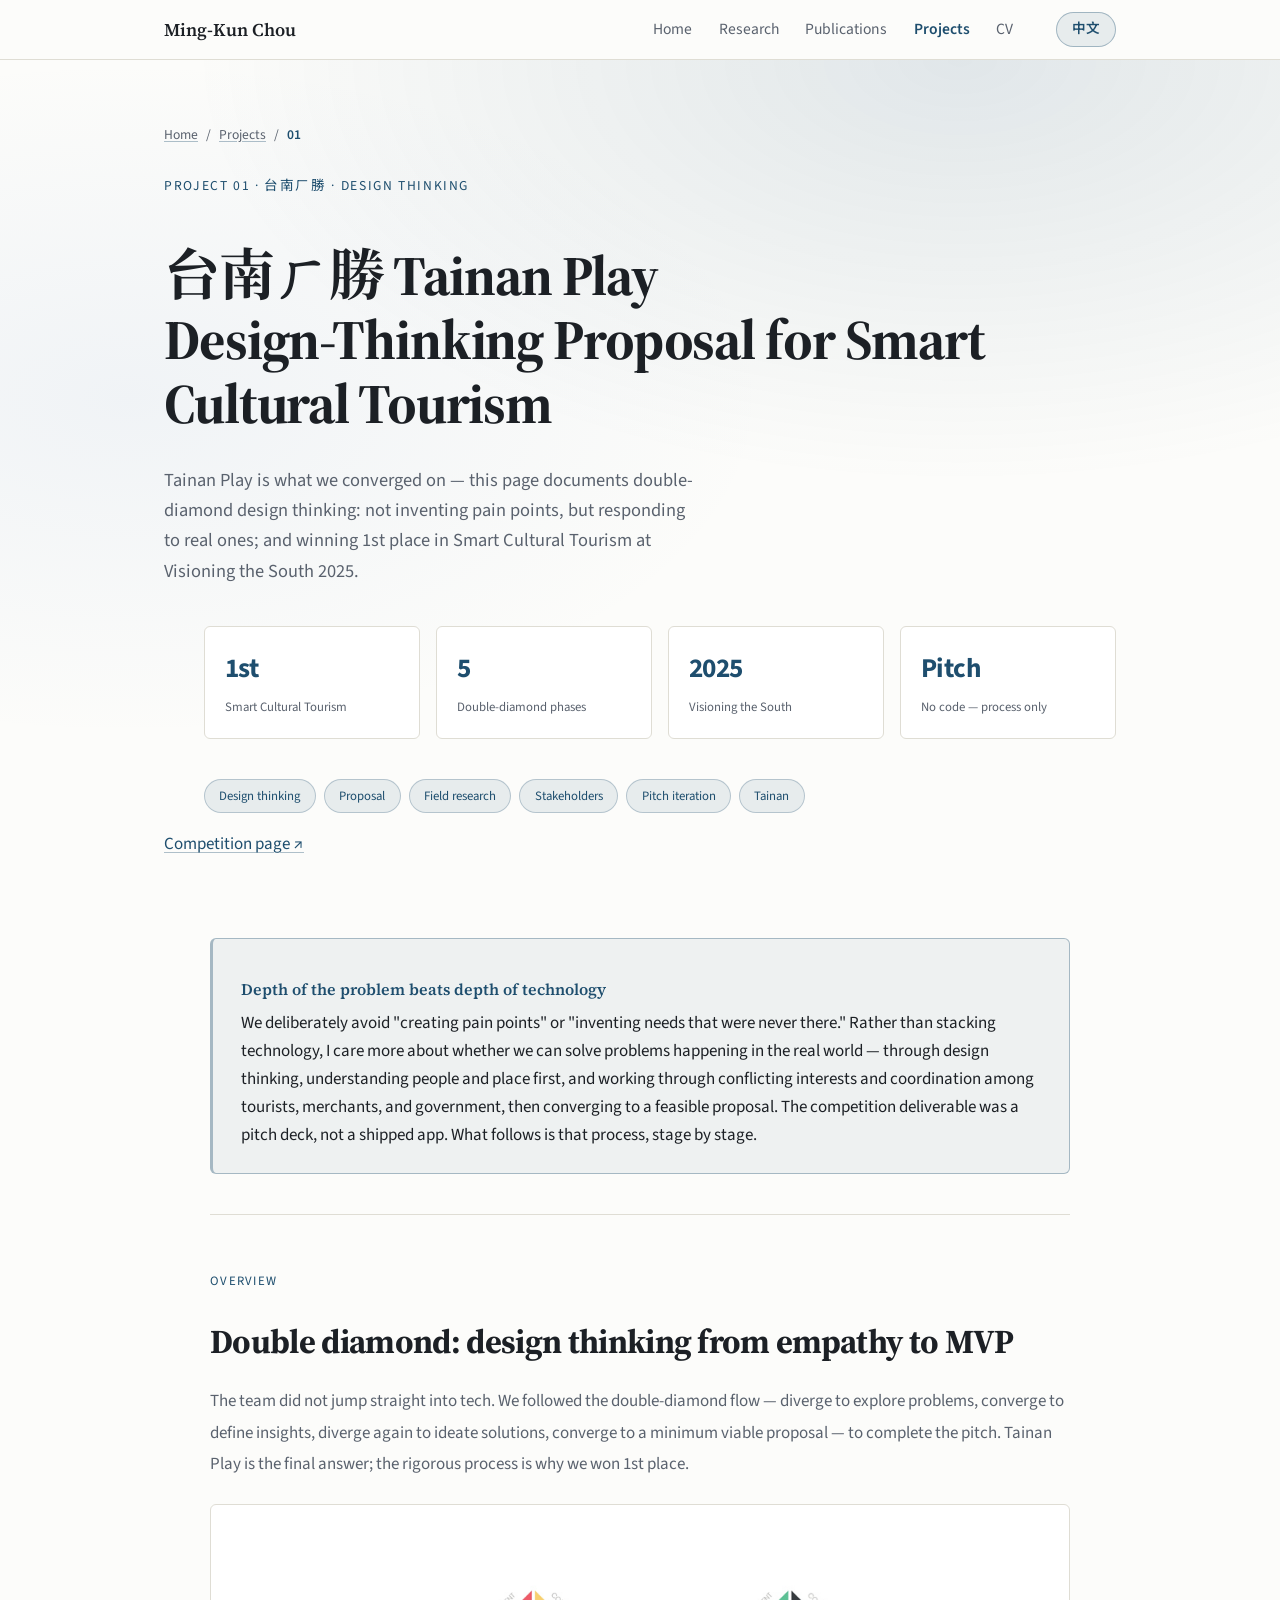
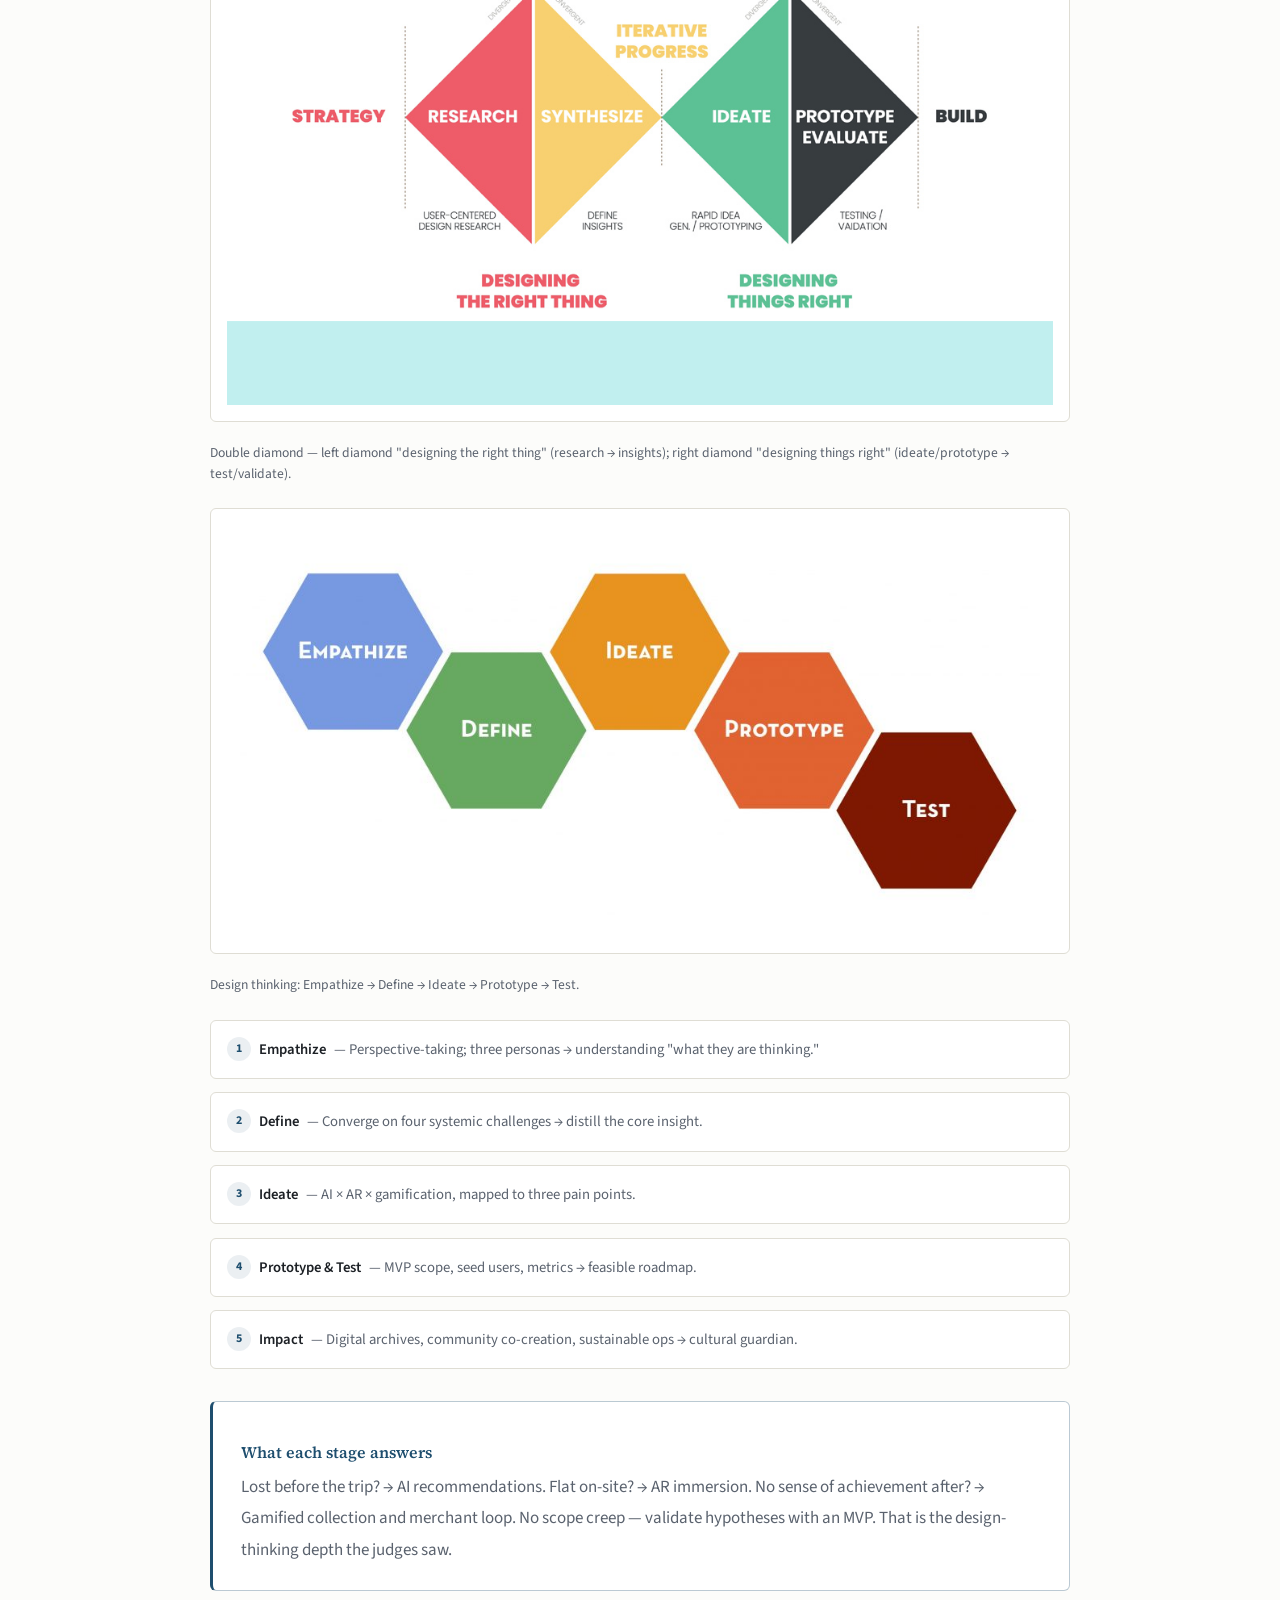
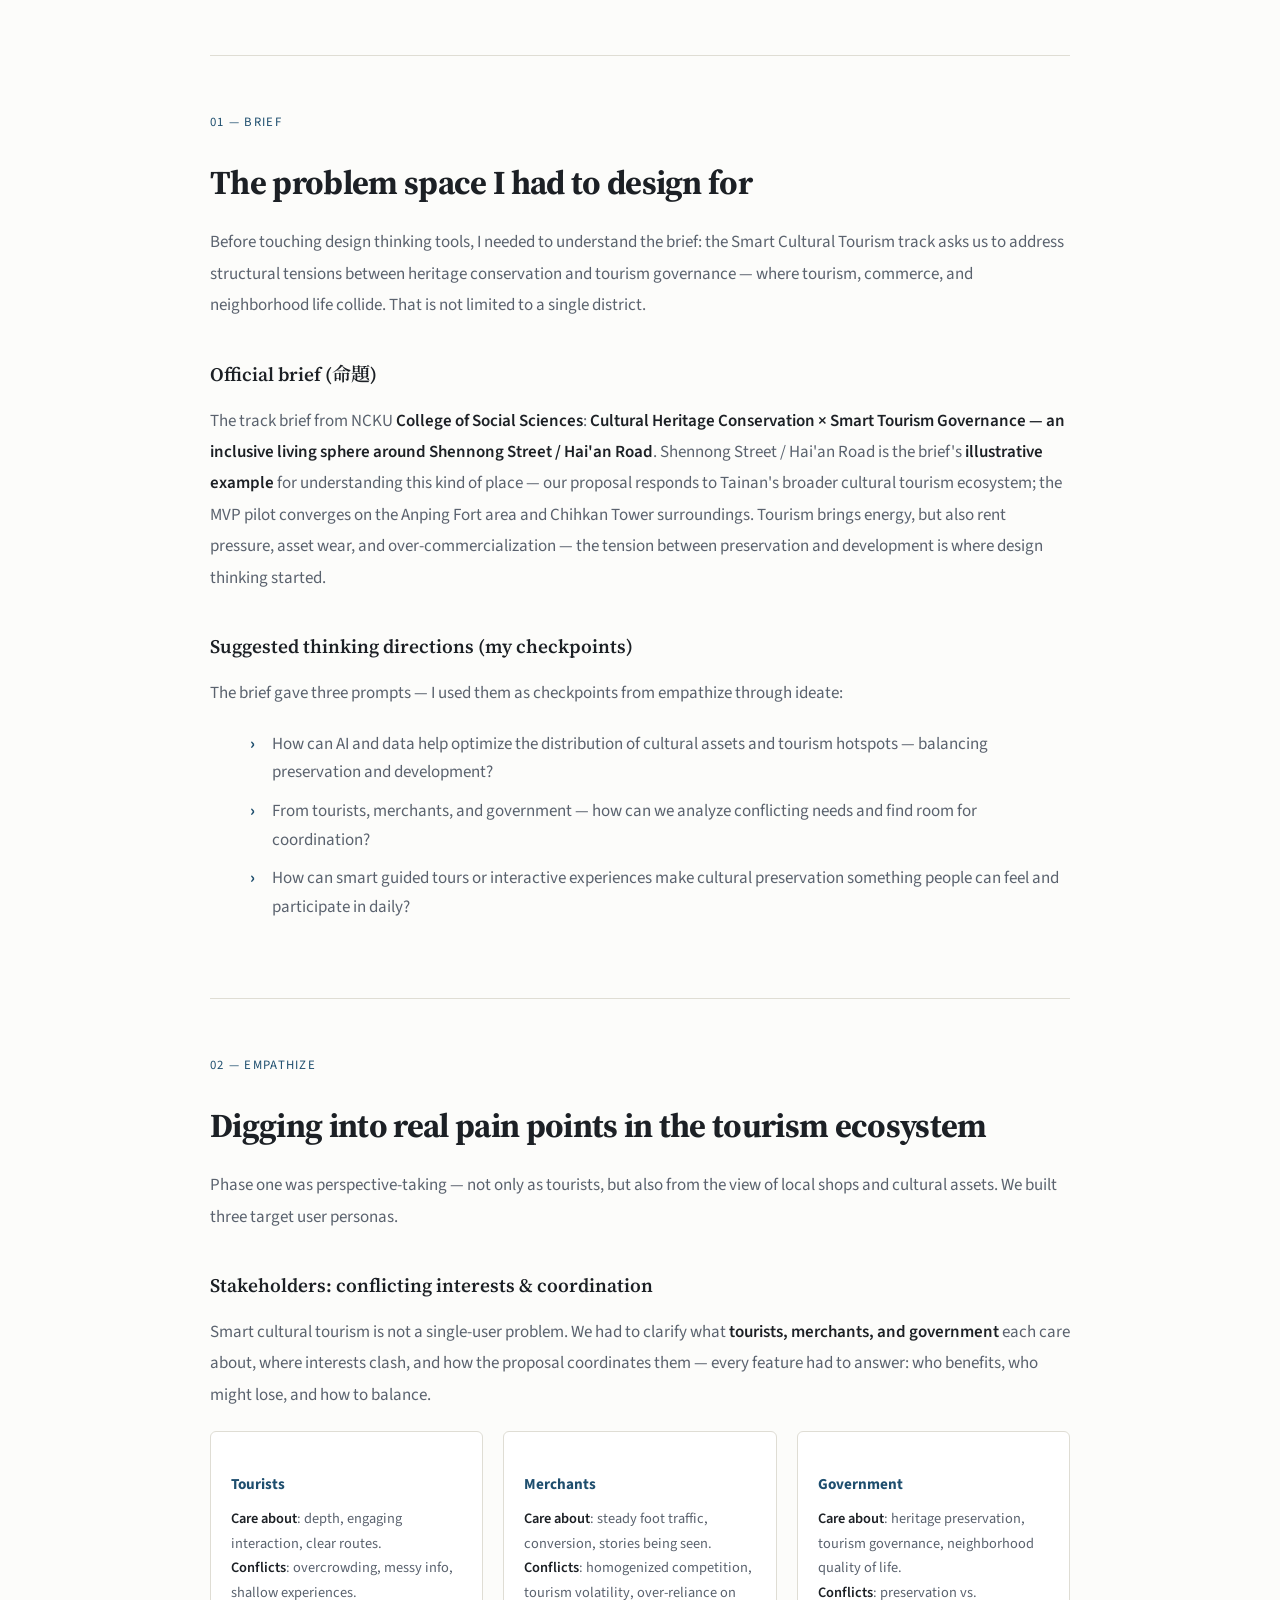
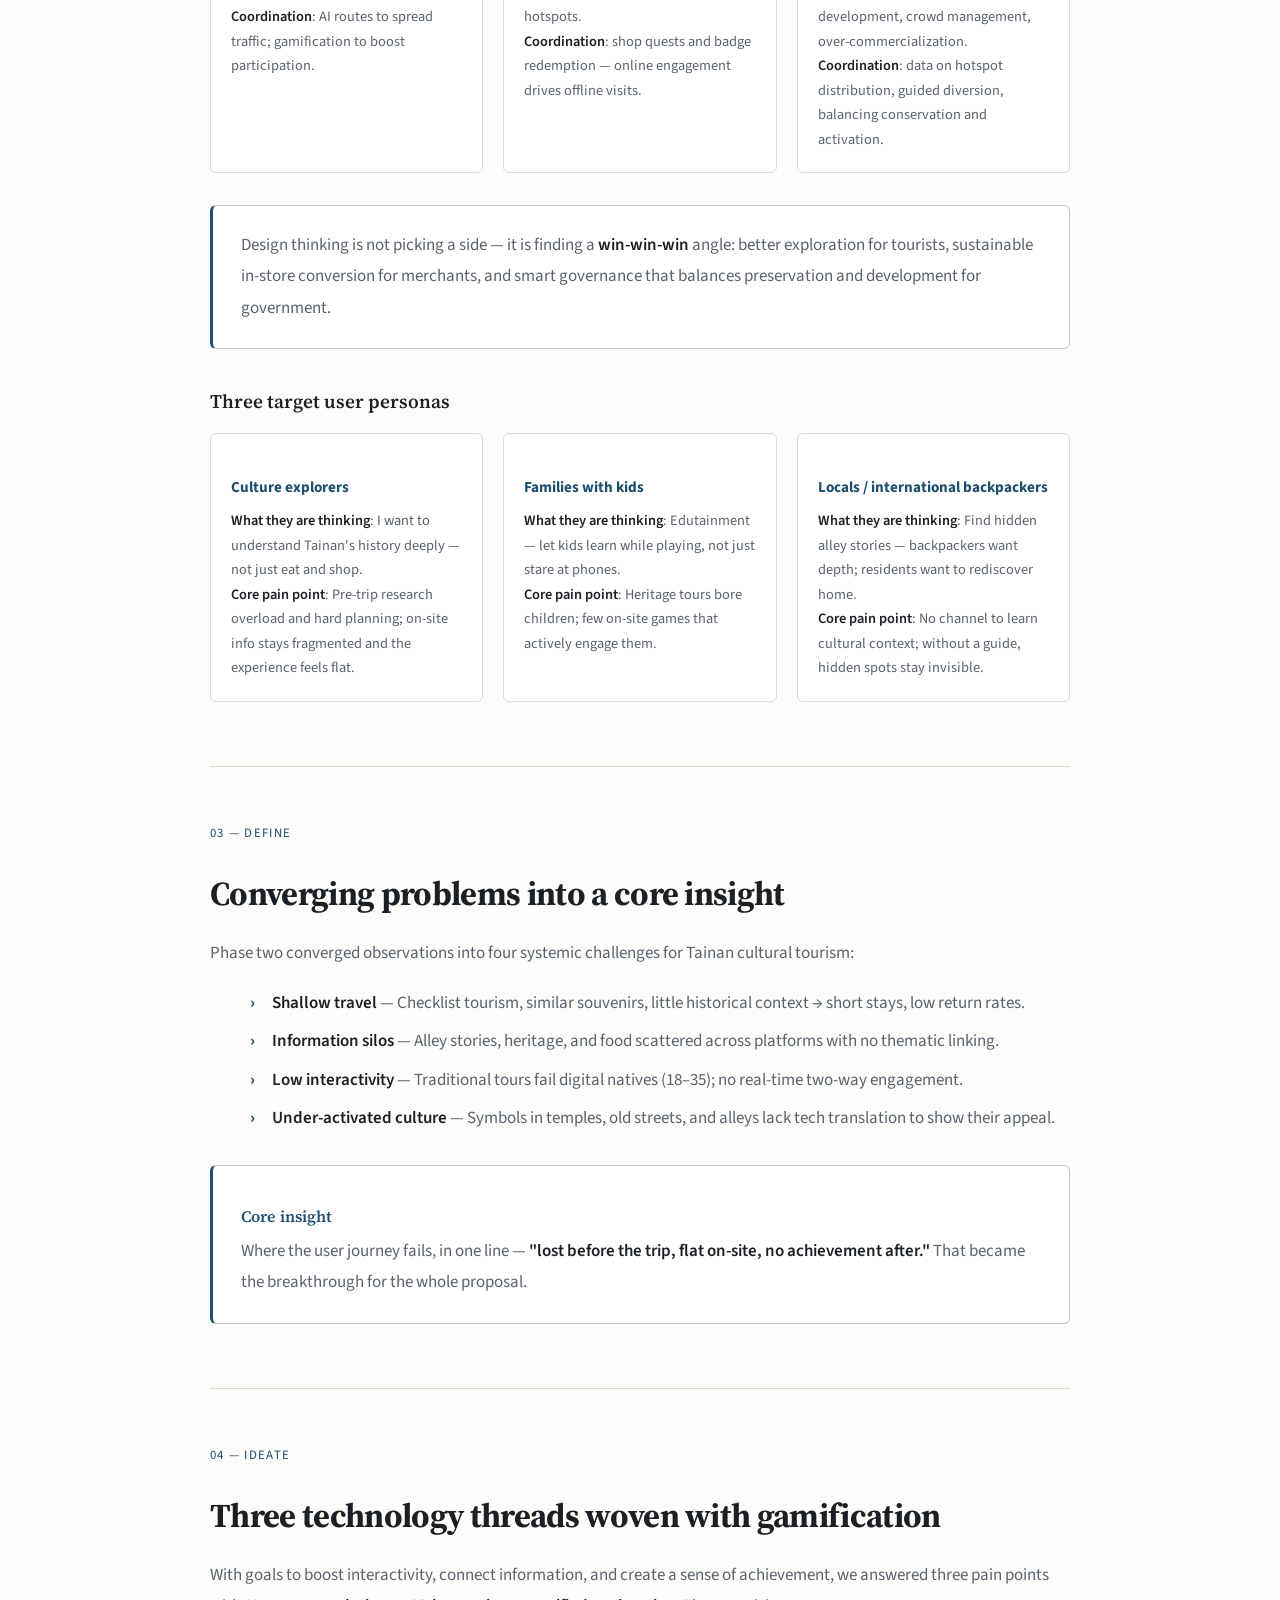
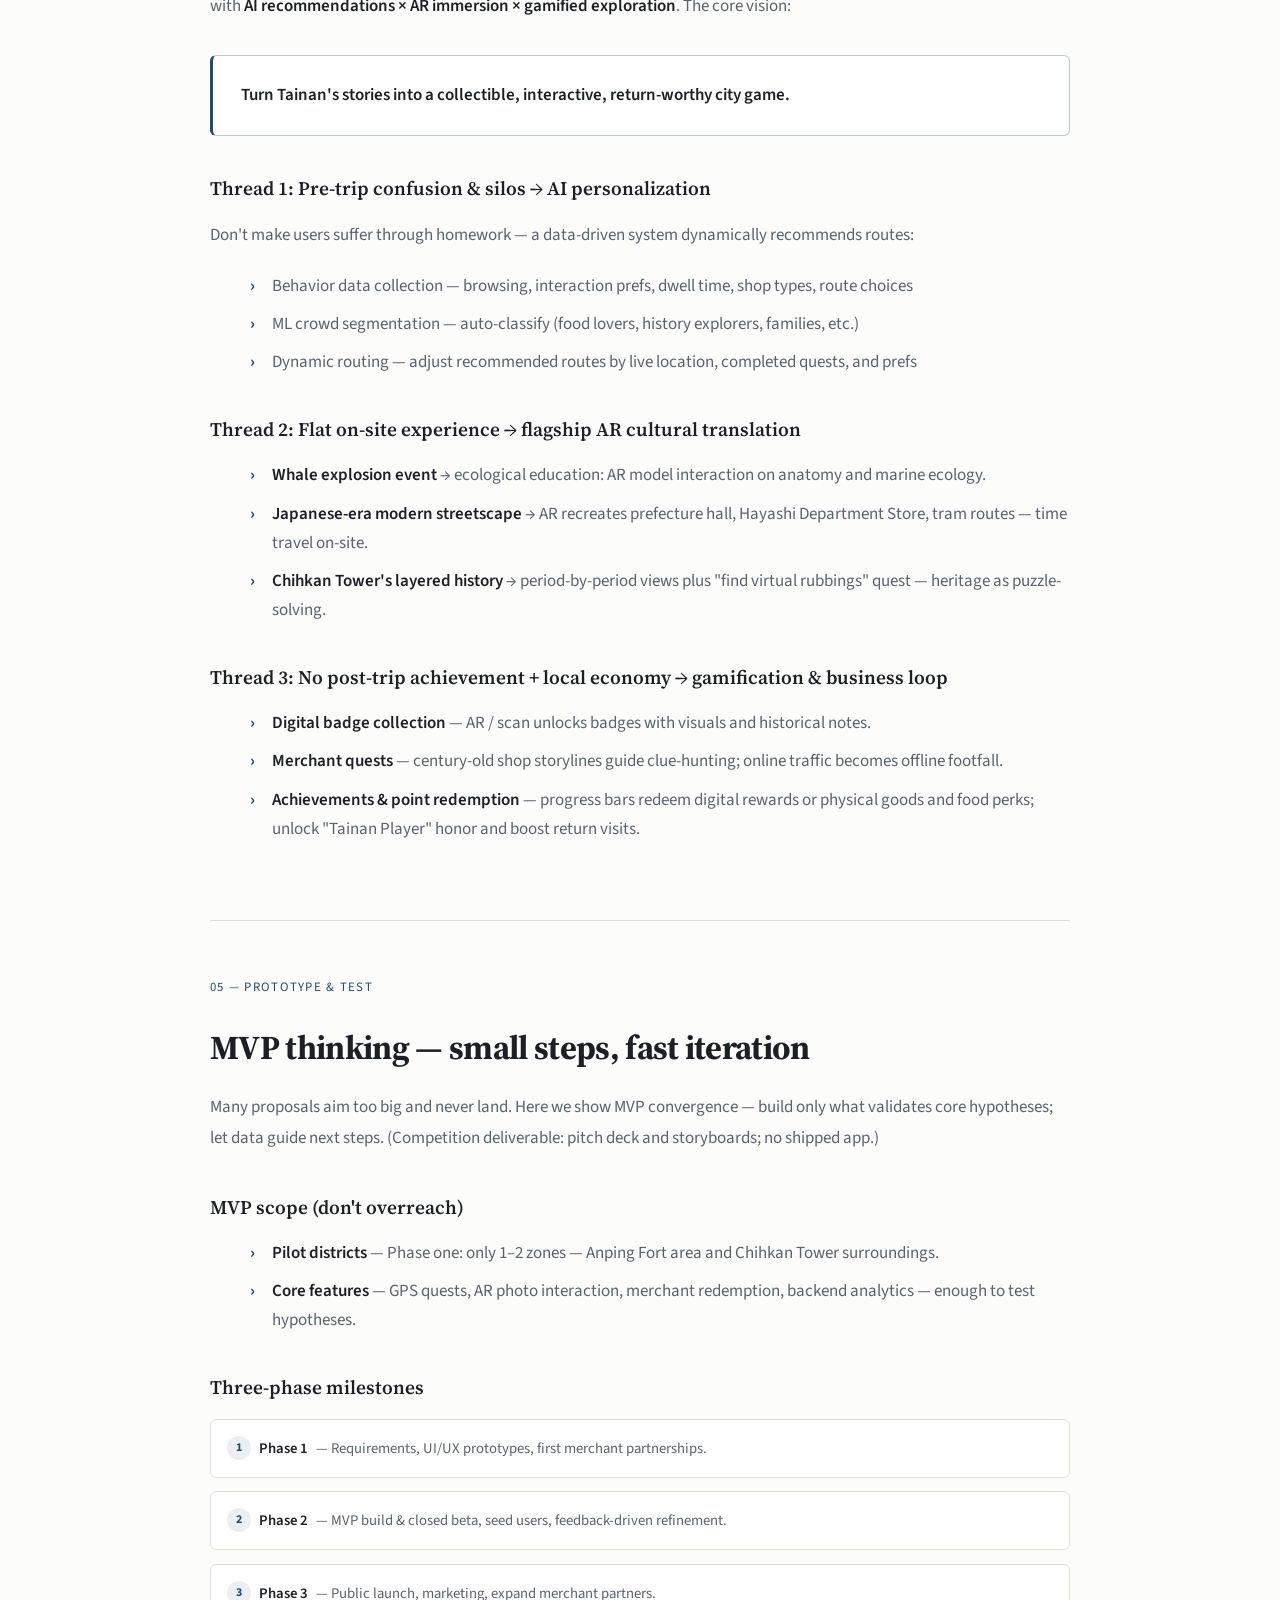
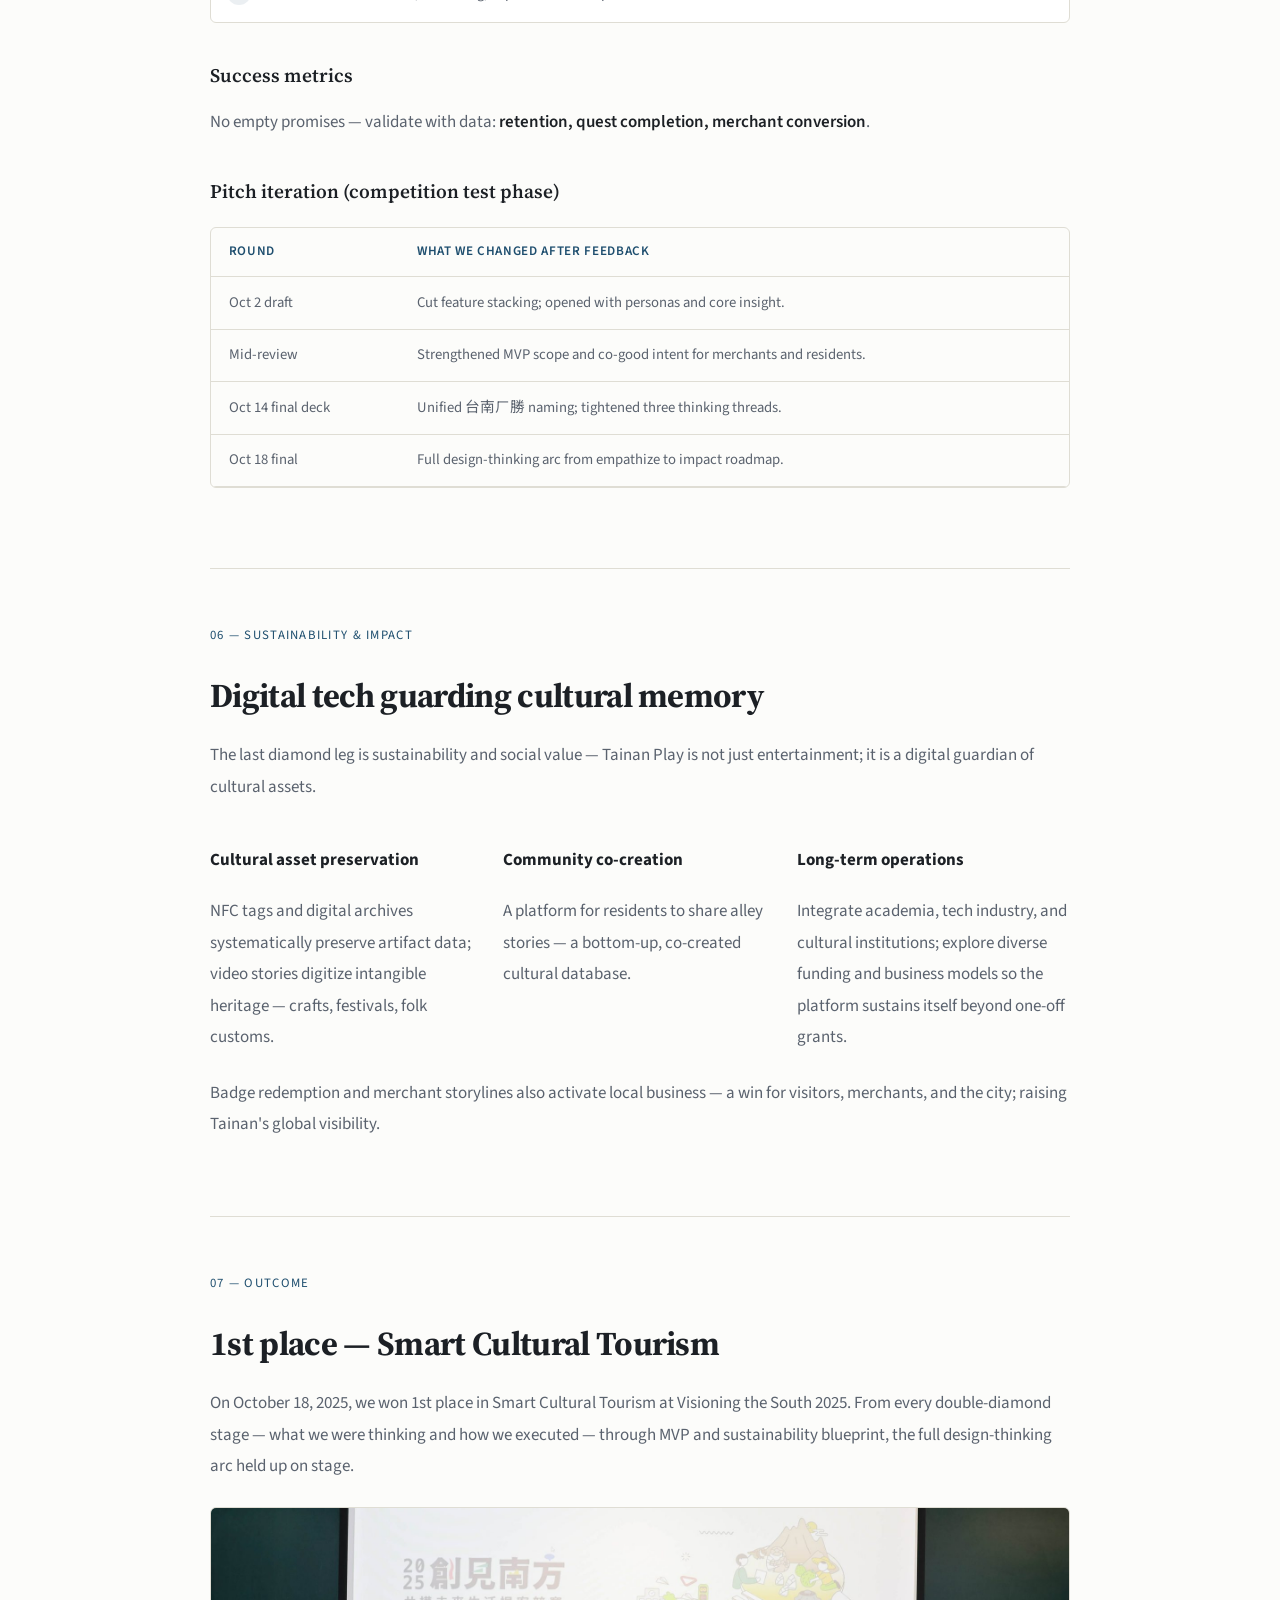
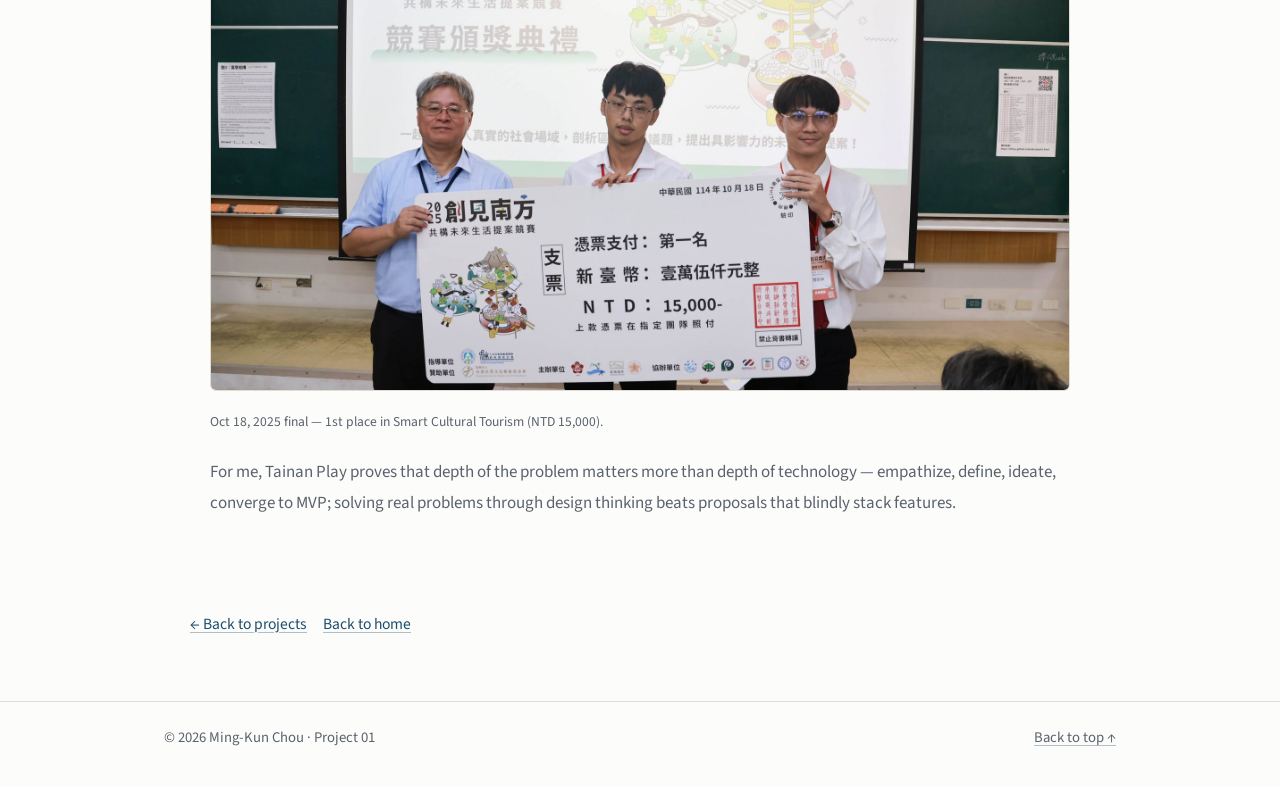
<file: project/1/index.html>
<!DOCTYPE html>
<html lang="en">
<head>
  <meta charset="UTF-8">
  <meta name="viewport" content="width=device-width, initial-scale=1.0">
  <meta name="description" content="台南ㄏ勝 Tainan Play — design-thinking proposal for Visioning the South 2025. 1st place, Smart Cultural Tourism. Process walkthrough.">
  <link rel="canonical" href="https://www.mk-chou.com/project/1">
  <title>Project 01 | 台南ㄏ勝 Tainan Play — Design Thinking</title>
  <link rel="preconnect" href="https://fonts.googleapis.com">
  <link rel="preconnect" href="https://fonts.gstatic.com" crossorigin>
  <link href="https://fonts.googleapis.com/css2?family=Noto+Sans+TC:wght@400;500;700&family=Noto+Serif+TC:wght@600&family=Source+Sans+3:ital,wght@0,400;0,600;0,700;1,400&family=Source+Serif+4:wght@600&display=swap" rel="stylesheet">
  <link rel="stylesheet" href="../../css/style.css">
  <link rel="stylesheet" href="case.css">
</head>
<body class="case">
  <header class="site-header">
    <nav class="nav" aria-label="Main navigation" data-i18n="nav.label" data-i18n-attr="aria-label">
      <a href="../../" class="logo">Ming-Kun Chou</a>
      <div class="nav-end">
        <ul class="nav-links">
          <li><a href="../../" data-i18n="nav.home">Home</a></li>
          <li><a href="../../research/" data-i18n="nav.research">Research</a></li>
          <li><a href="../../publication/" data-i18n="nav.publications">Publications</a></li>
          <li><a href="../" class="active" aria-current="page" data-i18n="nav.projects">Projects</a></li>
          <li><a href="../../about/" data-i18n="nav.cv">CV</a></li>
        </ul>
        <button type="button" class="lang-toggle" id="lang-toggle" aria-label="Switch to Chinese">中文</button>
        <button class="nav-toggle" aria-label="Open menu" aria-expanded="false" data-i18n="nav.toggle" data-i18n-attr="aria-label">
          <span></span>
          <span></span>
        </button>
      </div>
    </nav>
  </header>

  <main class="case-main">
    <section class="case-hero">
      <div class="container">
        <nav class="case-breadcrumb" aria-label="Breadcrumb">
          <a href="../../" data-i18n="breadcrumb.home">Home</a>
          <span aria-hidden="true">/</span>
          <a href="../" data-i18n="breadcrumb.projects">Projects</a>
          <span aria-hidden="true">/</span>
          <span aria-current="page">01</span>
        </nav>
        <p class="case-eyebrow" data-i18n="hero.eyebrow">Project 01 · 台南ㄏ勝 · Design Thinking</p>
        <h1 class="case-title" data-i18n="hero.title" data-i18n-html>台南ㄏ勝 Tainan Play<br>智慧文旅設計思考提案</h1>
        <p class="case-lead" data-i18n="hero.lead">
          台南ㄏ勝是這次提案收斂出的構想——這一頁記錄的是雙鑽石設計思考：不創造不存在的痛點，而是回應真實問題；並在 2025 創見南方智慧文旅組拿到第一名。
        </p>
        <ul class="case-stats">
          <li><strong data-i18n="hero.stat1.val">1st</strong><span data-i18n="hero.stat1">Smart Cultural Tourism</span></li>
          <li><strong data-i18n="hero.stat2.val">5</strong><span data-i18n="hero.stat2">雙鑽石階段</span></li>
          <li><strong data-i18n="hero.stat3.val">2025</strong><span data-i18n="hero.stat3">Visioning the South</span></li>
          <li><strong data-i18n="hero.stat4.val">Pitch</strong><span data-i18n="hero.stat4">No code — process only</span></li>
        </ul>
        <ul class="case-tags">
          <li data-i18n="tag.dt">Design thinking</li>
          <li data-i18n="tag.prop">Proposal</li>
          <li data-i18n="tag.field">Field research</li>
          <li data-i18n="tag.stake">Stakeholders</li>
          <li data-i18n="tag.pitch">Pitch iteration</li>
          <li>Tainan</li>
        </ul>
        <div class="case-links">
          <a href="https://sites.google.com/view/ncku-ilink/%E5%AD%B8%E7%94%9F%E6%B4%BB%E5%8B%95/%E6%B4%BB%E5%8B%95%E8%B3%87%E8%A8%8A/2025%E5%89%B5%E8%A6%8B%E5%8D%97%E6%96%B9%E5%85%B1%E6%A7%8B%E6%9C%AA%E4%BE%86%E7%94%9F%E6%B4%BB%E6%8F%90%E6%A1%88%E7%AB%B6%E8%B3%BD" target="_blank" rel="noopener" data-i18n="link.competition">Competition page ↗</a>
        </div>
      </div>
    </section>

    <div class="container case-body">

      <div class="case-callout case-callout--note">
        <h3 data-i18n="note.h">問題的深度，比技術的深度更重要</h3>
        <p data-i18n="note.p">我們刻意避免「創造痛點」或「發明原本不存在的需求」。比起堆疊技術，我更在意能不能解決真實世界正在發生的問題——透過設計思考，先深入理解人與場域，並在過程中思考不同立場的利益衝突與協調（旅客、商家、政府），再收斂至可行提案。競賽交付的是簡報，不是已上線的 APP；以下逐階段拆解這套思路。</p>
      </div>

      <section class="case-section" id="approach">
        <span class="case-section-label" data-i18n="s00.label">總覽</span>
        <h2 data-i18n="s00.h2">雙鑽石模型：從同理到 MVP 的設計思考</h2>
        <p data-i18n="s00.p1">團隊沒有直接跳入技術開發，而是依雙鑽石流程——發散探索問題、收斂定義洞察、再發散構想解法、收斂為最小可行提案——完成整份簡報。台南ㄏ勝是最後的收斂答案；嚴謹的流程是拿第一名的原因。</p>

        <figure class="case-figure case-figure--wide">
          <img src="assets/DD.png" alt="Double diamond design thinking model" data-i18n-alt="s00.fig1.alt" loading="lazy" width="1024" height="600">
          <figcaption data-i18n="s00.fig1.cap">雙鑽石模型——左鑽「設計對的事」（研究 → 定義洞察），右鑽「把事設計對」（發想原型 → 測試驗證）。</figcaption>
        </figure>

        <figure class="case-figure case-figure--wide">
          <img src="assets/Desing_Thinking5.png" alt="Design thinking five-stage process" data-i18n-alt="s00.fig2.alt" loading="lazy" width="1024" height="511">
          <figcaption data-i18n="s00.fig2.cap">設計思考五階段：同理 → 定義 → 構思 → 原型 → 測試。</figcaption>
        </figure>

        <ol class="case-phases">
          <li><strong data-i18n="s00.f1.h">同理 Empathize</strong><span data-i18n="s00.f1.p"> — 換位思考，建立三大 Persona → 理解「他們在想什麼」。</span></li>
          <li><strong data-i18n="s00.f2.h">定義 Define</strong><span data-i18n="s00.f2.p"> — 收斂四大系統性挑戰 → 提煉核心洞察。</span></li>
          <li><strong data-i18n="s00.f3.h">構思 Ideate</strong><span data-i18n="s00.f3.p"> — AI × AR × 遊戲化，對應三大痛點逐一落實。</span></li>
          <li><strong data-i18n="s00.f4.h">原型與測試</strong><span data-i18n="s00.f4.p"> — MVP 收斂、種子用戶、數據指標 → 可行路線圖。</span></li>
          <li><strong data-i18n="s00.f5.h">影響力 Impact</strong><span data-i18n="s00.f5.p"> — 數位典藏、社群共創、永續營運 → 文化資產守護者。</span></li>
        </ol>
        <div class="case-callout">
          <h3 data-i18n="s00.callout.h">每一階段在回答什麼</h3>
          <p data-i18n="s00.callout.p">行前迷茫？→ AI 推薦。現地單調？→ AR 沉浸。結束無成就感？→ 遊戲化收集與商家閉環。不貪大求全，用 MVP 驗證假設——這就是評審看到的設計思考深度。</p>
        </div>
      </section>

      <section class="case-section" id="context">
        <span class="case-section-label" data-i18n="s01.label">01 — Brief</span>
        <h2 data-i18n="s01.h2">The problem space I had to design for</h2>
        <p data-i18n="s01.p1">在動用任何設計思考工具之前，我先讀懂命題：智慧文旅組要回應的是「文資保存 × 智慧觀光治理」這類都市現場的結構性問題——觀光、商業與里弄日常高度擠壓，並非只限單一街區。</p>

        <h3 class="case-subhead" data-i18n="s01.h3brief">官方命題</h3>
        <p data-i18n="s01.p2" data-i18n-html>智慧文旅組由成大<strong>社會科學院</strong>出題：<strong>文資保存 × 智慧觀光治理——以神農街／海安路為例的共融生活圈</strong>。其中神農街／海安路是命題給的<strong>指示範例</strong>，用來理解這類場域的矛盾；我們的提案回應的是台南整體文旅生態，MVP 試點則收斂在安平古堡區、赤崁樓周邊。觀光帶來經濟，也帶來租金、文資損耗與過度商業化——保存與發展之間的張力，就是設計思考的起點。</p>

        <h3 class="case-subhead" data-i18n="s01.h3prompt">Suggested thinking directions</h3>
        <p data-i18n="s01.p3">The brief did not prescribe a product. It gave three prompts we used as checkpoints through empathize → ideate:</p>
        <ul class="case-list">
          <li data-i18n="s01.prompt1">How can AI and data help optimize the distribution of cultural assets and tourism hotspots — balancing preservation and development?</li>
          <li data-i18n="s01.prompt2">From tourists, merchants, and government — how can we analyze conflicting needs and find room for coordination?</li>
          <li data-i18n="s01.prompt3">How can smart guided tours or interactive experiences make cultural preservation something people can feel and participate in daily?</li>
        </ul>
      </section>

      <section class="case-section" id="empathize">
        <span class="case-section-label" data-i18n="s02.label">02 — 同理 Empathize</span>
        <h2 data-i18n="s02.h2">深度挖掘旅遊生態的真實痛點</h2>
        <p data-i18n="s02.p1">第一階段做的是「換位思考」——不只站在遊客角度，也從台南在地老店、文化資產的視角觀察現狀，並建立三大目標使用者人物誌（Persona）。</p>

        <h3 class="case-subhead" data-i18n="s02.h3stake">利害關係人：利益衝突與協調</h3>
        <p data-i18n="s02.p2" data-i18n-html>智慧文旅不是單一使用者的問題。過程中我們必須釐清<strong>旅客、商家、政府</strong>各自在意什麼、哪裡會衝突，以及方案如何協調——每個功能都要能回答：誰受益、誰可能受損、如何平衡。</p>
        <div class="case-grid-3">
          <div class="case-text-block case-platform">
            <h4 data-i18n="s02.st1.h">旅客</h4>
            <p data-i18n="s02.st1.p" data-i18n-html><strong>在意</strong>：深度體驗、有趣互動、清楚動線。<br><strong>衝突</strong>：人潮過度集中、資訊雜亂、體驗流於表面。<br><strong>協調</strong>：AI 推薦分散路線、遊戲化提升參與感。</p>
          </div>
          <div class="case-text-block case-platform">
            <h4 data-i18n="s02.st2.h">商家</h4>
            <p data-i18n="s02.st2.p" data-i18n-html><strong>在意</strong>：穩定客流、合理轉換、品牌故事被看見。<br><strong>衝突</strong>：同質競爭、觀光波動、過度依賴打卡熱點。<br><strong>協調</strong>：店家任務與徽章兌換，把線上互動導向線下消費。</p>
          </div>
          <div class="case-text-block case-platform">
            <h4 data-i18n="s02.st3.h">政府</h4>
            <p data-i18n="s02.st3.p" data-i18n-html><strong>在意</strong>：文資保存、觀光治理、里弄生活品質。<br><strong>衝突</strong>：保存 vs. 開發、流量管理、過度商業化。<br><strong>協調</strong>：數據掌握熱點分布、引導分流、兼顧保存與活化。</p>
          </div>
        </div>
        <div class="case-callout">
          <p data-i18n="s02.stake.p" data-i18n-html>設計思考不是選邊站，而是找<strong>多方共好</strong>的切入點——旅客得到更好的探索體驗，商家獲得可持續的到店轉換，政府則透過智慧治理平衡保存與發展。</p>
        </div>

        <h3 class="case-subhead" data-i18n="s02.h3persona">三大目標使用者 Persona</h3>
        <div class="case-grid-3">
          <div class="case-text-block case-platform">
            <h4 data-i18n="s02.p1.h">文化探索型旅人</h4>
            <p data-i18n="s02.p1.think" data-i18n-html><strong>他們在想什麼</strong>：想深入了解台南歷史，不想只是吃吃喝喝。</p>
            <p data-i18n="s02.p1.pain" data-i18n-html><strong>核心痛點</strong>：行前查一堆資料、規劃極難；現地資訊碎片化，體驗依然單調。</p>
          </div>
          <div class="case-text-block case-platform">
            <h4 data-i18n="s02.p2.h">親子族群</h4>
            <p data-i18n="s02.p2.think" data-i18n-html><strong>他們在想什麼</strong>：希望寓教於樂，讓孩子邊玩邊學，不要只看手機。</p>
            <p data-i18n="s02.p2.pain" data-i18n-html><strong>核心痛點</strong>：古蹟導覽對兒童太枯燥，現場缺乏吸引孩子的互動遊戲。</p>
          </div>
          <div class="case-text-block case-platform">
            <h4 data-i18n="s02.p3.h">在地居民／國際背包客</h4>
            <p data-i18n="s02.p3.think" data-i18n-html><strong>他們在想什麼</strong>：想找鮮為人知的巷弄故事——背包客要深度文化，居民想重新認識家鄉。</p>
            <p data-i18n="s02.p3.pain" data-i18n-html><strong>核心痛點</strong>：缺乏了解文化內涵的管道，沒有工具就難以發現隱藏景點。</p>
          </div>
        </div>
      </section>

      <section class="case-section" id="define">
        <span class="case-section-label" data-i18n="s03.label">03 — 定義 Define</span>
        <h2 data-i18n="s03.h2">將問題收斂成核心洞察</h2>
        <p data-i18n="s03.p1">第二階段把觀察到的亂象收斂，歸納出台南文旅面臨的四大系統性挑戰：</p>
        <ul class="case-list">
          <li data-i18n="s03.i1" data-i18n-html><strong>旅行淺碟化</strong>——打卡式觀光、商品相似，缺乏歷史脈絡，停留短、回訪低。</li>
          <li data-i18n="s03.i2" data-i18n-html><strong>資訊孤島</strong>——巷弄故事、古蹟、美食資訊散落各平台，缺乏主題串聯。</li>
          <li data-i18n="s03.i3" data-i18n-html><strong>互動性不足</strong>——傳統導覽無法吸引 18–35 歲數位原生世代，缺乏即時雙向互動。</li>
          <li data-i18n="s03.i4" data-i18n-html><strong>城市文化未活化</strong>——廟宇、老街、巷弄的文化符號缺乏科技轉譯，難以展現魅力。</li>
        </ul>
        <div class="case-callout">
          <h3 data-i18n="s03.callout.h">核心洞察（Insight）</h3>
          <p data-i18n="s03.callout.p" data-i18n-html>使用者旅程的失敗點，可以用一句話定義——<strong>「行前迷茫、實地單調、結束後毫無成就感」</strong>。這成為整份提案的突破口。</p>
        </div>
      </section>

      <section class="case-section" id="ideate">
        <span class="case-section-label" data-i18n="s04.label">04 — 構思 Ideate</span>
        <h2 data-i18n="s04.h2">三大科技與遊戲化機制的交織</h2>
        <p data-i18n="s04.p1">確立「提高互動性、串聯資訊、創造成就感」的目標後，團隊以 <strong>AI 推薦 × AR 沉浸 × 遊戲化探索</strong> 回應三大痛點，核心願景是：</p>
        <div class="case-callout">
          <p data-i18n="s04.vision" data-i18n-html><strong>把台南的故事，變成一場可收集、可互動、可復返的城市遊戲。</strong></p>
        </div>

        <h3 class="case-subhead" data-i18n="s04.t1.h">思維一：行前迷茫與資訊孤島 → AI 個人化推薦</h3>
        <p data-i18n="s04.t1.p">不讓用戶痛苦地做功課，以數據驅動系統動態推薦路線：</p>
        <ul class="case-list">
          <li data-i18n="s04.t1.l1">用戶行為數據收集——瀏覽、互動偏好、停留時間、店家類型、路線選擇</li>
          <li data-i18n="s04.t1.l2">機器學習人群分流——自動分類（美食愛好者、歷史探索者、親子家庭等）</li>
          <li data-i18n="s04.t1.l3">動態路由演算法——依即時位置、已完成任務與偏好，智能調整推薦路線</li>
        </ul>

        <h3 class="case-subhead" data-i18n="s04.t2.h">思維二：現地體驗單調 → 旗艦 AR 場景的文化轉譯</h3>
        <ul class="case-list">
          <li data-i18n="s04.t2.l1" data-i18n-html><strong>鯨爆事件</strong>——轉化為生態教育：AR 模型互動，了解鯨魚解剖與海洋生態。</li>
          <li data-i18n="s04.t2.l2" data-i18n-html><strong>日治摩登街景</strong>——AR 重現州廳、林百貨與電車路線，一秒穿梭時空。</li>
          <li data-i18n="s04.t2.l3" data-i18n-html><strong>赤崁樓多重身世</strong>——分層顯示不同時期樣貌，「尋找虛擬碑拓」任務讓看古蹟變解謎。</li>
        </ul>

        <h3 class="case-subhead" data-i18n="s04.t3.h">思維三：結束無成就感＋帶動地方經濟 → 遊戲化與商業閉環</h3>
        <ul class="case-list">
          <li data-i18n="s04.t3.l1" data-i18n-html><strong>數位徽章收集</strong>——AR／掃描解鎖徽章，附視覺與歷史說明。</li>
          <li data-i18n="s04.t3.l2" data-i18n-html><strong>店家互動任務</strong>——結合百年老店故事線，引導尋找線索，把線上流量轉為線下人潮。</li>
          <li data-i18n="s04.t3.l3" data-i18n-html><strong>成就與點數兌換</strong>——進度條可換數位獎勵或實體商品、美食優惠，解鎖「台南玩家」榮譽，提升回訪率。</li>
        </ul>
      </section>

      <section class="case-section" id="prototype">
        <span class="case-section-label" data-i18n="s05.label">05 — 原型與測試</span>
        <h2 data-i18n="s05.h2">以 MVP 思維小步快跑</h2>
        <p data-i18n="s05.p1">許多提案想做得太大而無法落地。這裡展現 MVP 收斂——只做能驗證核心假設的功能，以數據決定下一步。（競賽階段以簡報與故事板呈現，未實際開發。）</p>

        <h3 class="case-subhead" data-i18n="s05.h3a">MVP 範圍收斂（不貪多）</h3>
        <ul class="case-list">
          <li data-i18n="s05.mvp1" data-i18n-html><strong>試點商圈</strong>——第一階段只選 1–2 區：安平古堡區、赤崁樓周邊。</li>
          <li data-i18n="s05.mvp2" data-i18n-html><strong>核心功能</strong>——GPS 任務、AR 拍照互動、商家兌換、後台數據——足以驗證假設。</li>
        </ul>

        <h3 class="case-subhead" data-i18n="s05.h3b">三階段執行里程碑</h3>
        <ol class="case-phases">
          <li><strong data-i18n="s05.ph1.h">Phase 1</strong><span data-i18n="s05.ph1.p"> — 需求確認、UI/UX 原型、與第一批商家洽談合作。</span></li>
          <li><strong data-i18n="s05.ph2.h">Phase 2</strong><span data-i18n="s05.ph2.p"> — MVP 開發與內測，邀請種子用戶試玩，收集回饋優化。</span></li>
          <li><strong data-i18n="s05.ph3.h">Phase 3</strong><span data-i18n="s05.ph3.p"> — 公開上線、行銷推廣、擴展合作商家。</span></li>
        </ol>

        <h3 class="case-subhead" data-i18n="s05.h3c">成功指標（Metrics）</h3>
        <p data-i18n="s05.p2">不畫大餅，用數據驗證：<strong>用戶留存率、任務完成率、商家轉換率</strong>。</p>

        <h3 class="case-subhead" data-i18n="s05.h3d">簡報迭代（競賽 Test 階段）</h3>
        <div class="case-table-wrap">
          <table class="case-table case-table--full">
            <thead>
              <tr><th data-i18n="s05.th1">Round</th><th data-i18n="s05.th2">What we changed after feedback</th></tr>
            </thead>
            <tbody>
              <tr><td data-i18n="s05.r1a">Oct 2 draft</td><td data-i18n="s05.r1b">Cut feature stacking; led with personas and core insight.</td></tr>
              <tr><td data-i18n="s05.r2a">Mid-review</td><td data-i18n="s05.r2b">Strengthened MVP scope and merchant co-good intent.</td></tr>
              <tr><td data-i18n="s05.r3a">Oct 14 final deck</td><td data-i18n="s05.r3b">Unified 台南ㄏ勝 naming; tightened three thinking threads.</td></tr>
              <tr><td data-i18n="s05.r4a">Oct 18 final</td><td data-i18n="s05.r4b">完整呈現設計思考——從同理到影響力路線圖。</td></tr>
            </tbody>
          </table>
        </div>
      </section>

      <section class="case-section" id="impact">
        <span class="case-section-label" data-i18n="s06.label">06 — 永續與影響力</span>
        <h2 data-i18n="s06.h2">數位科技守護文化記憶</h2>
        <p data-i18n="s06.p1">設計思考最後一環是永續性與社會價值——台南ㄏ勝不只是娛樂工具，更是文化資產的數位守護者。</p>
        <div class="case-grid-3">
          <div class="case-text-block">
            <h4 data-i18n="s06.c1.h">文化資產保存</h4>
            <p data-i18n="s06.c1.p">以 NFC 標籤與數位典藏系統化保存文物資料；透過影像故事將傳統技藝、節慶民俗等無形文化資產數位化。</p>
          </div>
          <div class="case-text-block">
            <h4 data-i18n="s06.c2.h">社群共創</h4>
            <p data-i18n="s06.c2.p">提供平台讓在地居民分享小巷故事，形成由下而上的全民共創文化資料庫。</p>
          </div>
          <div class="case-text-block">
            <h4 data-i18n="s06.c3.h">長期營運策略</h4>
            <p data-i18n="s06.c3.p">整合學術界、科技產業與文化機構，探索多元資金與商業模式，確保平台穩定收益，而非依賴一次性補助。</p>
          </div>
        </div>
        <p data-i18n="s06.p2">同時，徽章兌換與店家故事線活化在地商業——創造遊客、商家與城市三贏，提升台南國際能見度。</p>
      </section>

      <section class="case-section" id="outcome">
        <span class="case-section-label" data-i18n="s07.label">07 — 成果</span>
        <h2 data-i18n="s07.h2">智慧文旅組第一名</h2>
        <p data-i18n="s07.p1">2025 年 10 月 18 日，我們在「2025 創見南方：共構未來生活提案競賽」獲得智慧文旅組第一名。從雙鑽石流程的每一階段——在想什麼、如何落實——到 MVP 與永續藍圖，完整的設計思考讓提案在決選台上站得住腳。</p>
        <figure class="case-figure case-figure--photo">
          <img src="assets/TainanPlay_1.jpg" alt="Visioning the South 2025 award ceremony" data-i18n-alt="s07.fig1.alt" loading="lazy" width="3950" height="2221">
          <figcaption data-i18n="s07.fig1.cap">Oct 18, 2025 final — 1st place in Smart Cultural Tourism (NTD 15,000).</figcaption>
        </figure>
        <p data-i18n="s07.p2">對我而言，台南ㄏ勝證明：比起技術的深度，問題的深度更重要——先同理、再定義、再發想、再收斂 MVP，用設計思考解決真實問題，可以贏過盲目堆疊功能的提案。</p>
      </section>
    </div>

    <div class="container case-actions">
      <a href="../" class="back-home" data-i18n="actions.projects">← Back to projects</a>
      <a href="../../" class="back-home" data-i18n="actions.home">Back to home</a>
    </div>
  </main>

  <footer class="site-footer">
    <div class="container footer-inner">
      <p>&copy; <span id="year"></span> Ming-Kun Chou · <span data-i18n="footer.copy">Project 01</span></p>
      <a href="#" class="back-to-top" data-i18n="footer.top">Back to top ↑</a>
    </div>
  </footer>

  <script src="../../js/main.js"></script>
  <script src="case-i18n.js"></script>
</body>
</html>
</file>
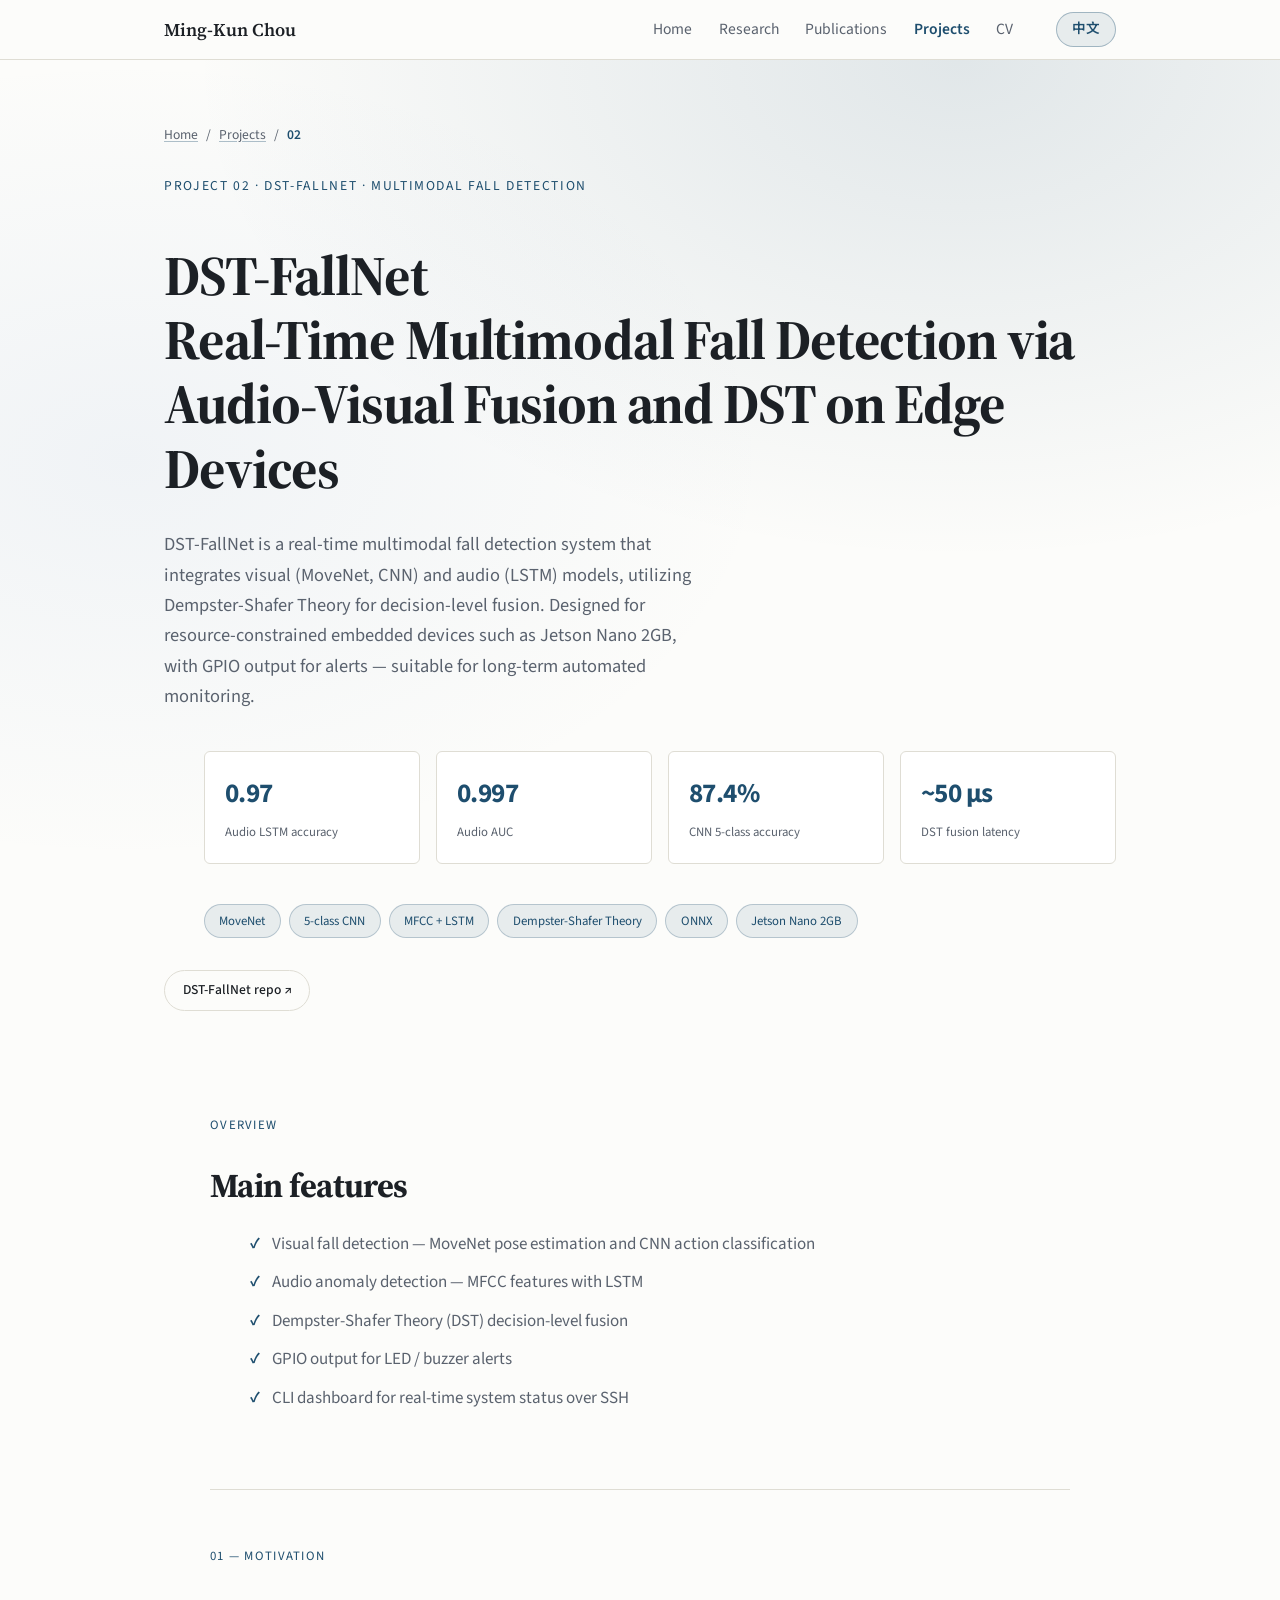
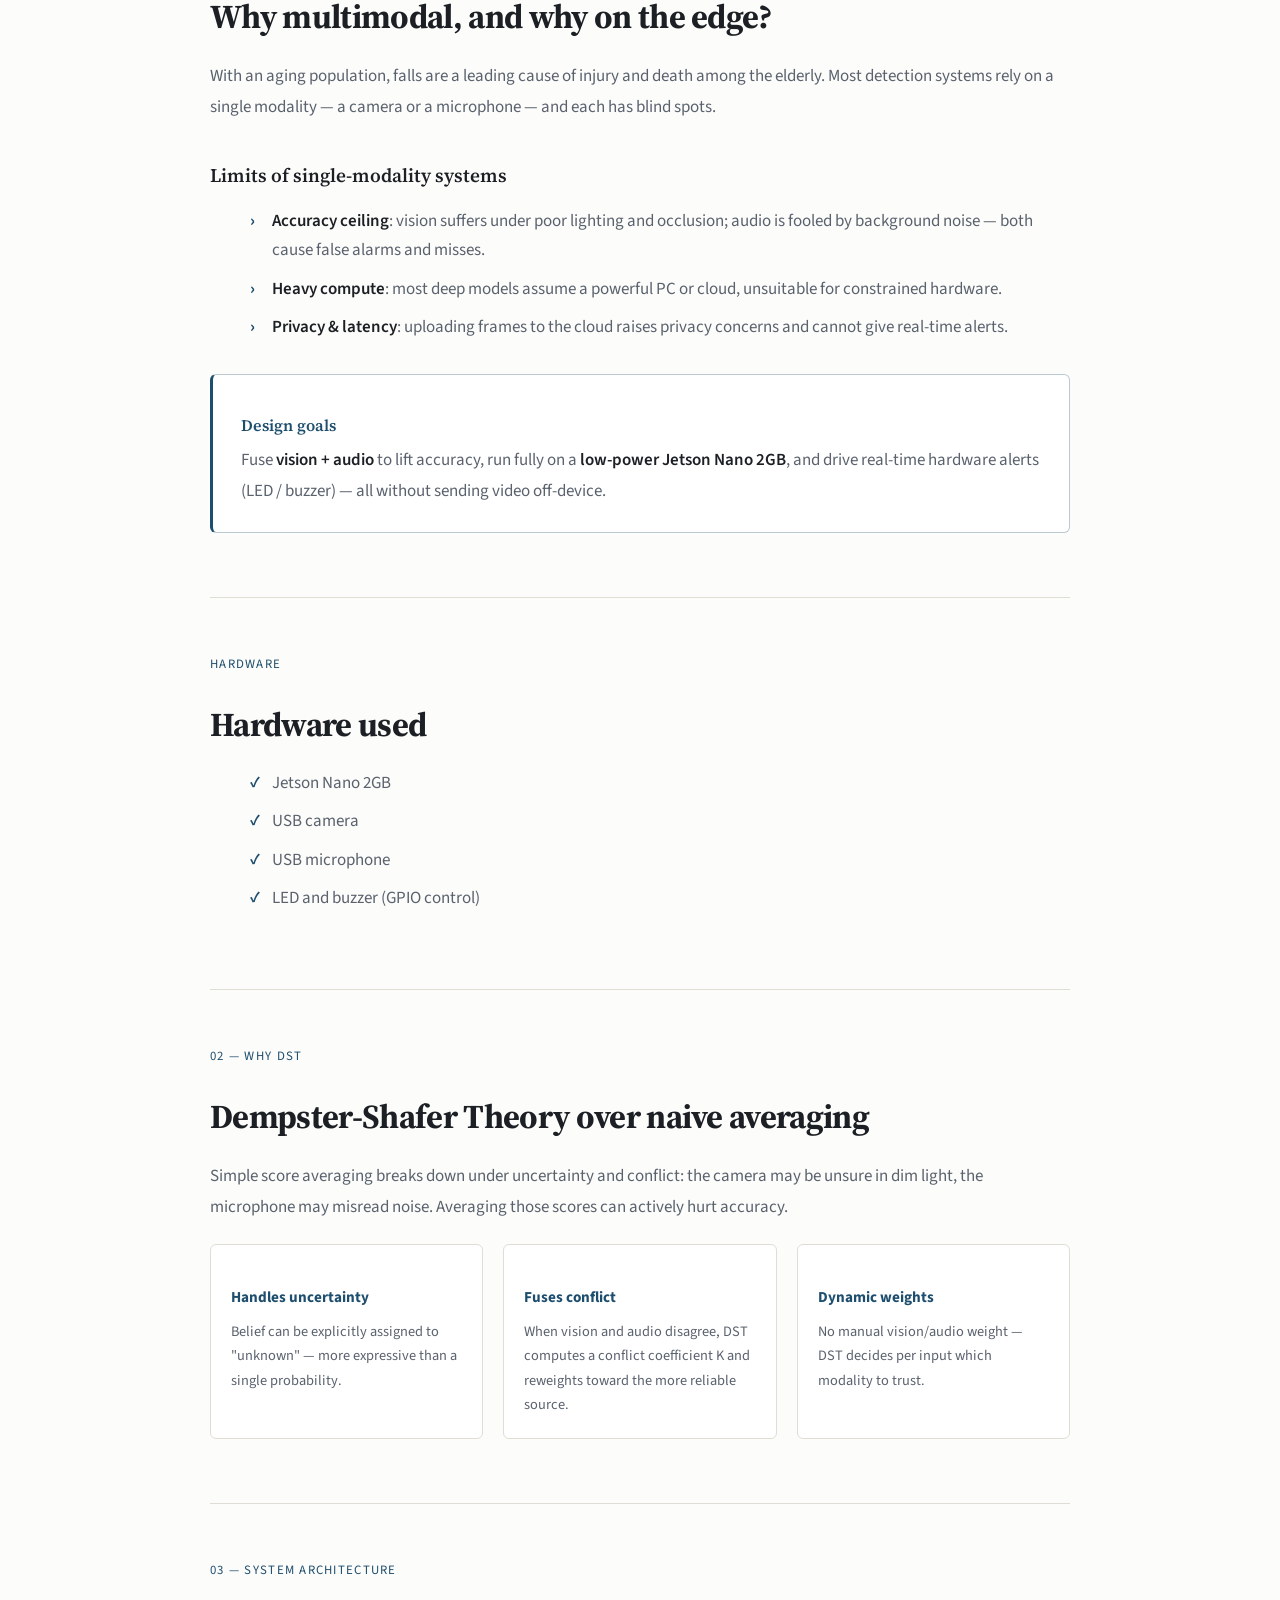
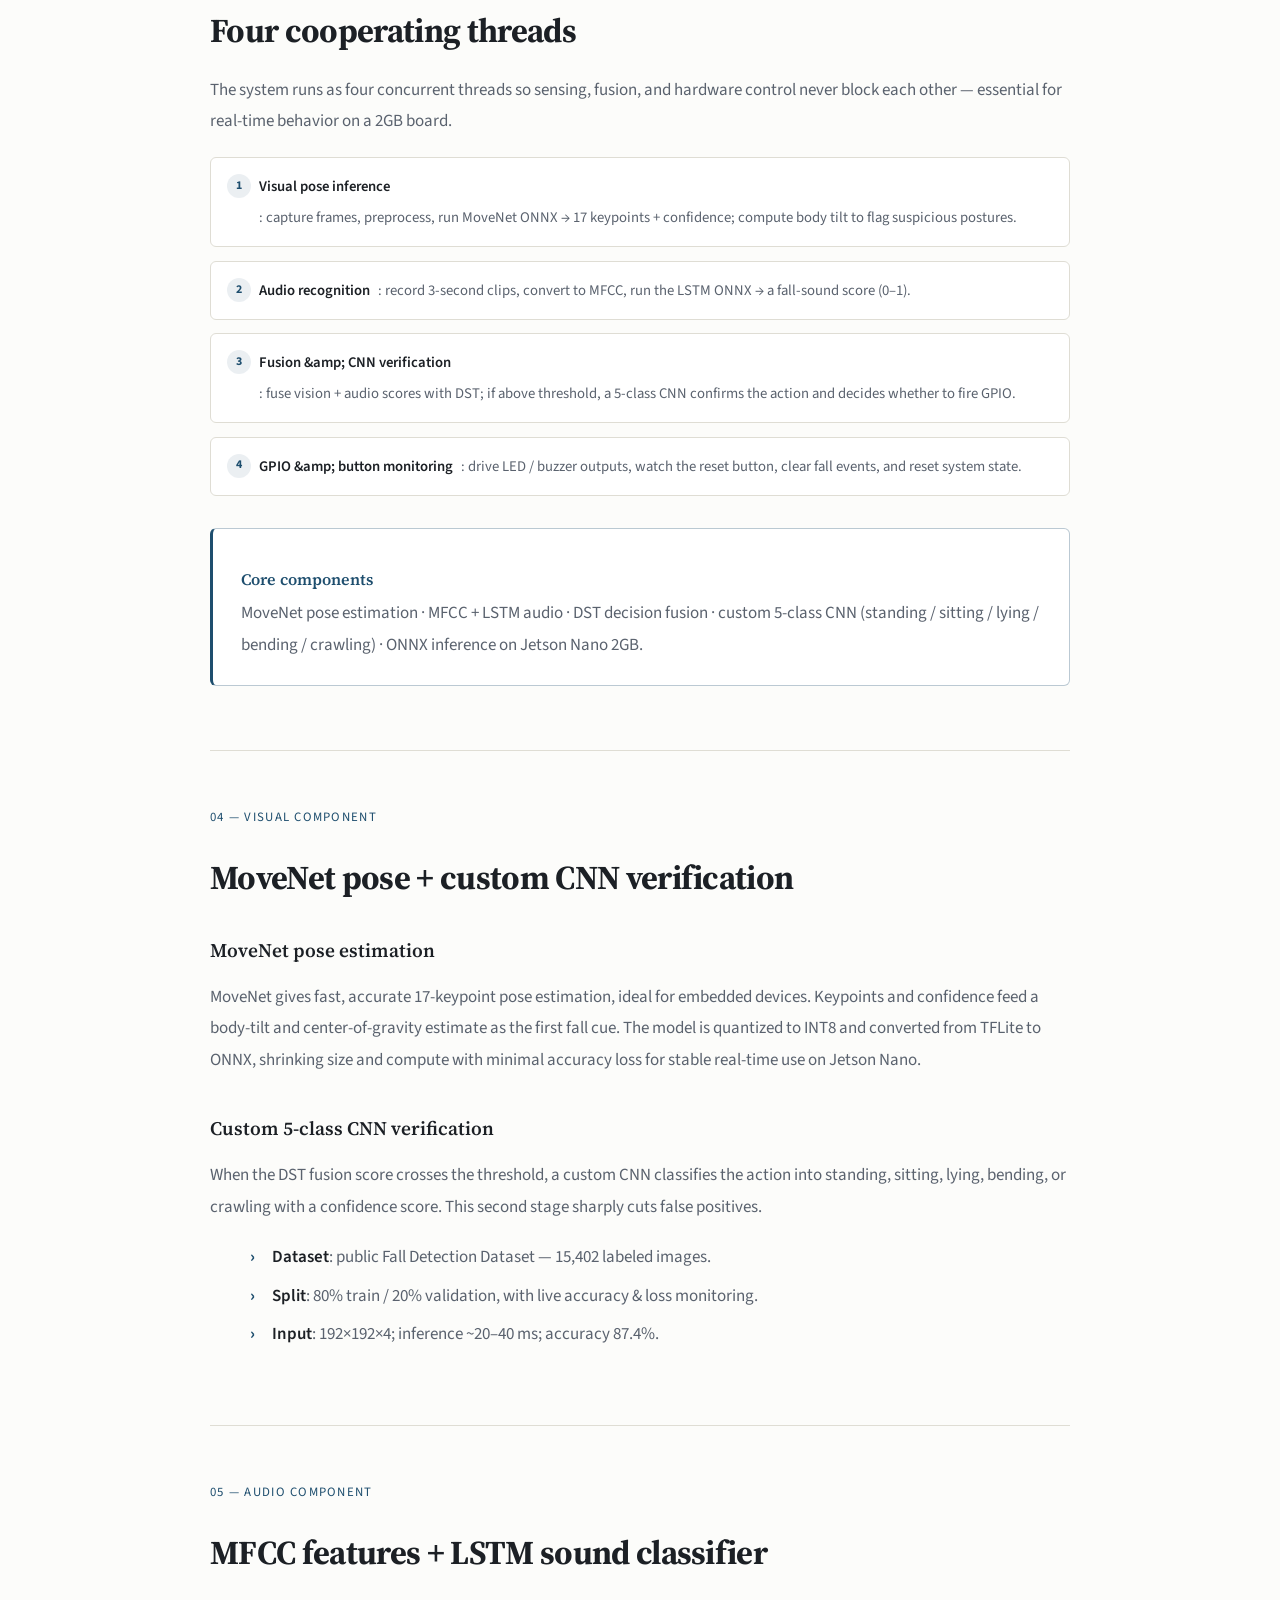
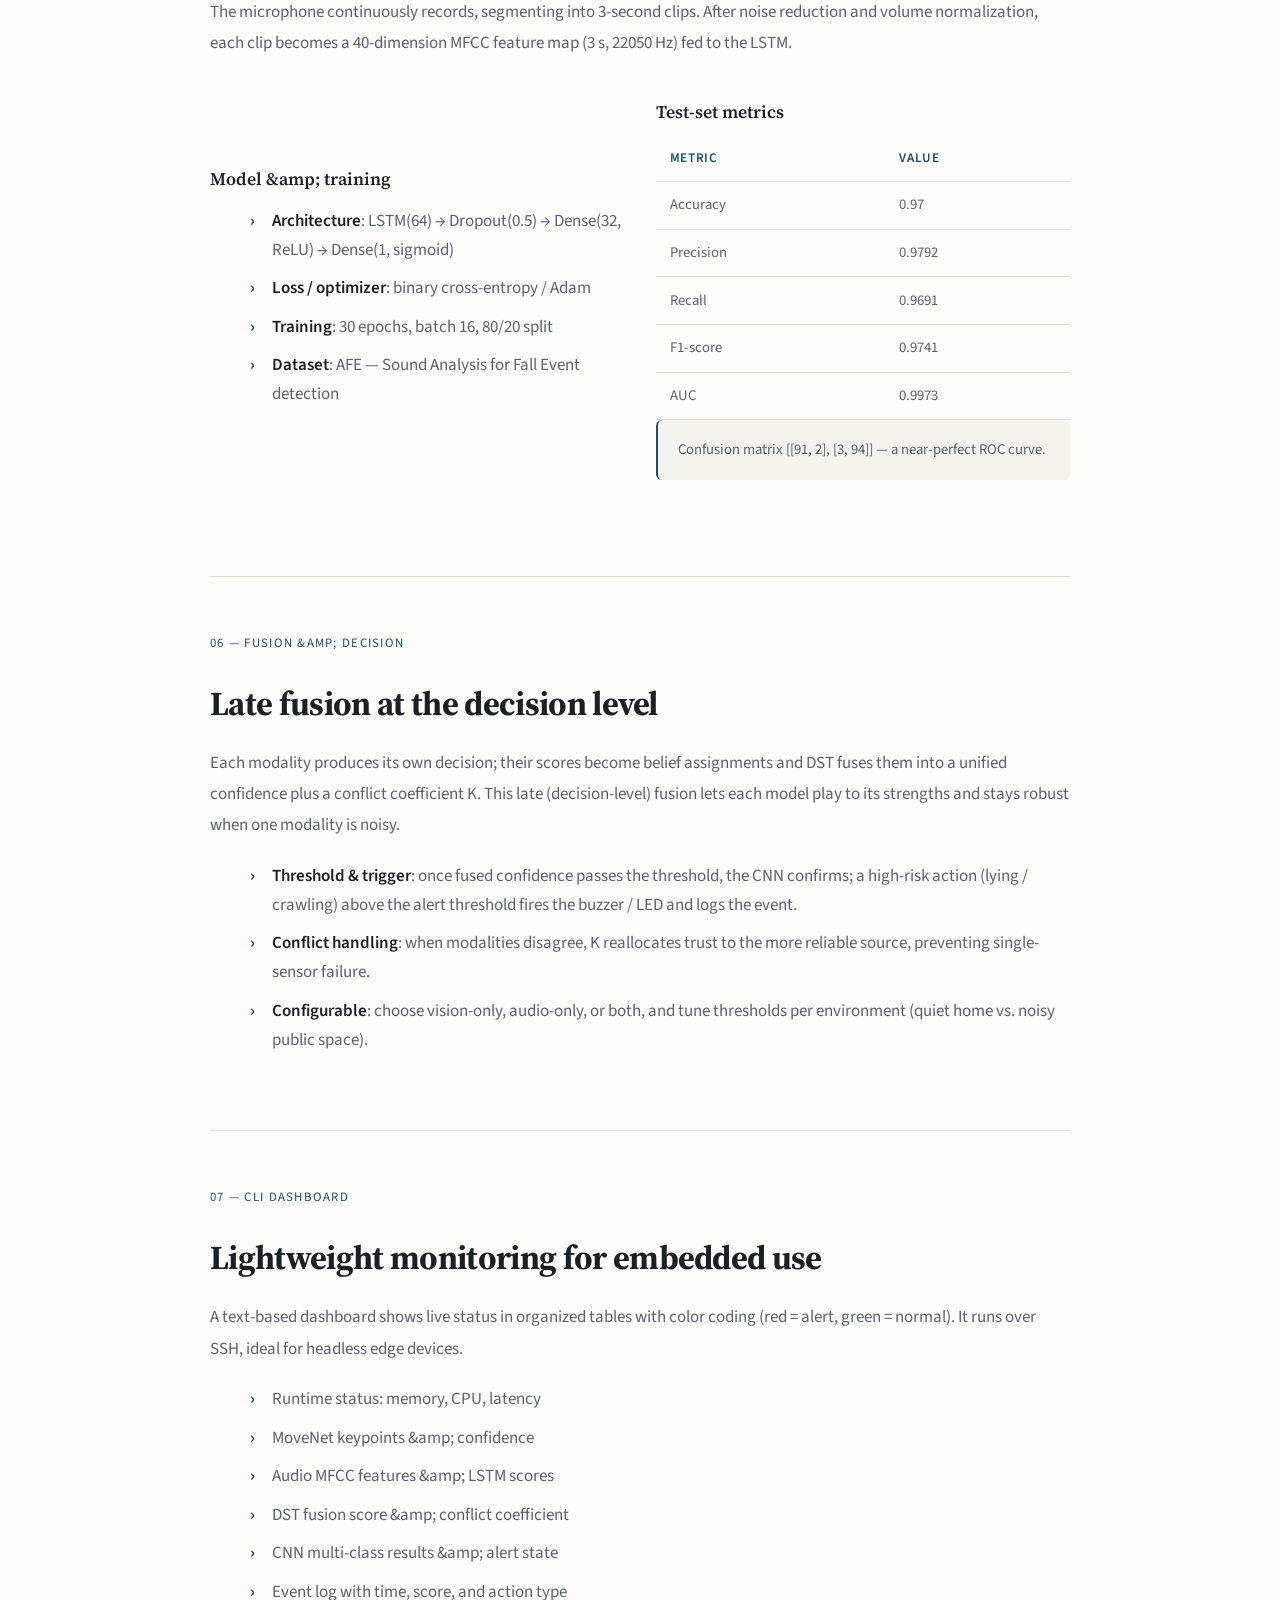
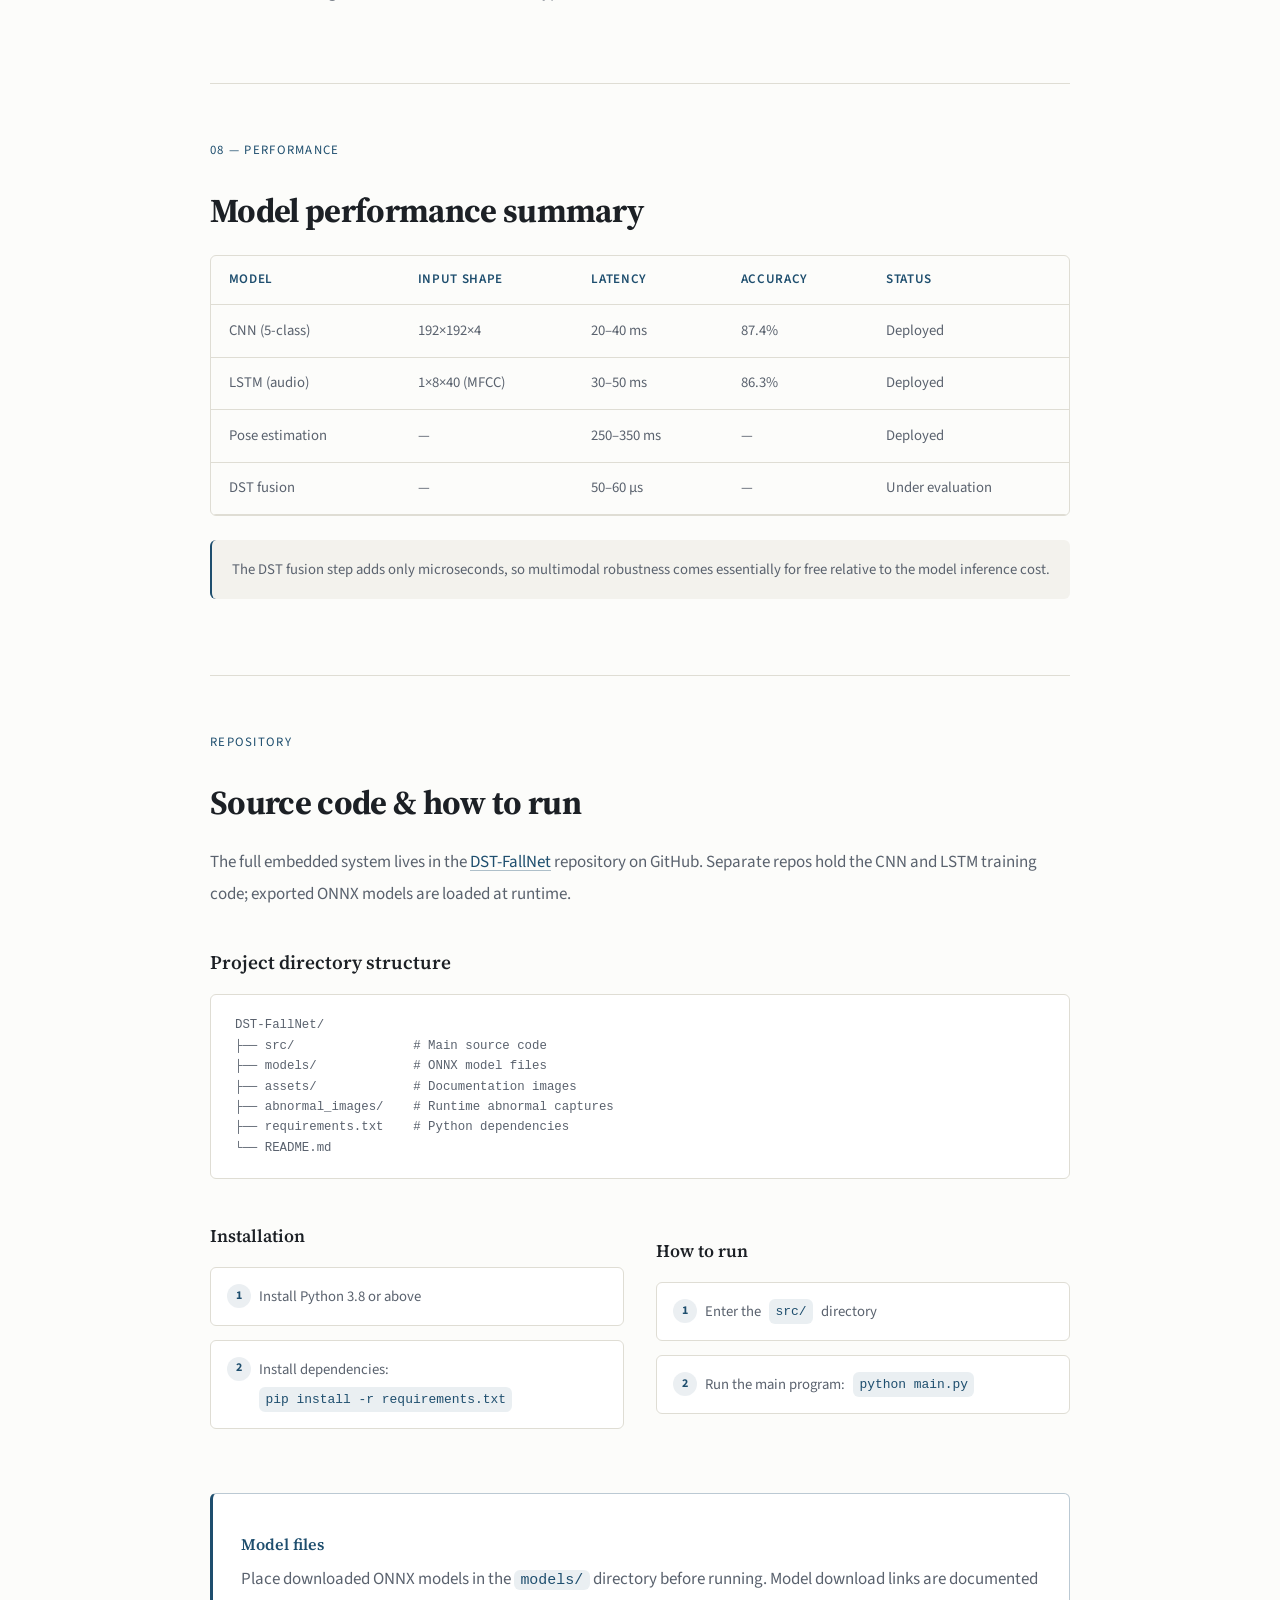
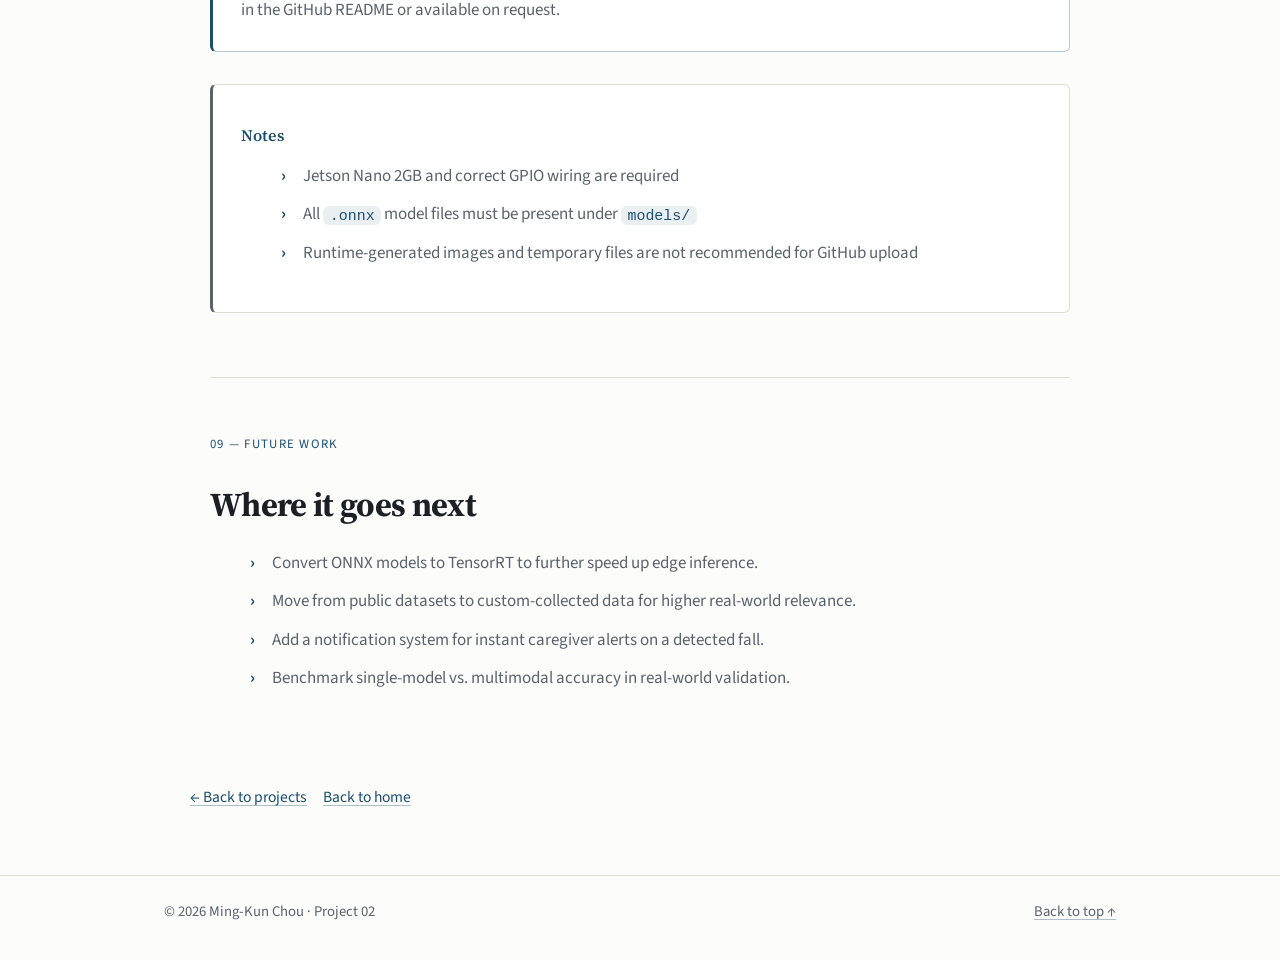
<file: project/2/index.html>
<!DOCTYPE html>
<html lang="en">
<head>
  <meta charset="UTF-8">
  <meta name="viewport" content="width=device-width, initial-scale=1.0">
  <meta name="description" content="DST-FallNet — real-time multimodal fall detection fusing vision (MoveNet + CNN) and audio (MFCC + LSTM) with Dempster-Shafer Theory on Jetson Nano 2GB.">
  <link rel="canonical" href="https://www.mk-chou.com/project/2">
  <title>Project 02 | DST-FallNet</title>
  <link rel="preconnect" href="https://fonts.googleapis.com">
  <link rel="preconnect" href="https://fonts.gstatic.com" crossorigin>
  <link href="https://fonts.googleapis.com/css2?family=Noto+Sans+TC:wght@400;500;700&family=Noto+Serif+TC:wght@600&family=Source+Sans+3:ital,wght@0,400;0,600;0,700;1,400&family=Source+Serif+4:wght@600&display=swap" rel="stylesheet">
  <link rel="stylesheet" href="../../css/style.css">
  <link rel="stylesheet" href="case.css">
</head>
<body class="case">
  <header class="site-header">
    <nav class="nav" aria-label="Main navigation" data-i18n="nav.label" data-i18n-attr="aria-label">
      <a href="../../" class="logo">Ming-Kun Chou</a>
      <div class="nav-end">
        <ul class="nav-links">
          <li><a href="../../" data-i18n="nav.home">Home</a></li>
          <li><a href="../../research/" data-i18n="nav.research">Research</a></li>
          <li><a href="../../publication/" data-i18n="nav.publications">Publications</a></li>
          <li><a href="../" class="active" aria-current="page" data-i18n="nav.projects">Projects</a></li>
          <li><a href="../../about/" data-i18n="nav.cv">CV</a></li>
        </ul>
        <button type="button" class="lang-toggle" id="lang-toggle" aria-label="Switch to Chinese">中文</button>
        <button class="nav-toggle" aria-label="Open menu" aria-expanded="false" data-i18n="nav.toggle" data-i18n-attr="aria-label">
          <span></span>
          <span></span>
        </button>
      </div>
    </nav>
  </header>

  <main class="case-main">
    <section class="case-hero">
      <div class="container">
        <nav class="case-breadcrumb" aria-label="Breadcrumb">
          <a href="../../" data-i18n="breadcrumb.home">Home</a>
          <span aria-hidden="true">/</span>
          <a href="../" data-i18n="breadcrumb.projects">Projects</a>
          <span aria-hidden="true">/</span>
          <span aria-current="page">02</span>
        </nav>
        <p class="case-eyebrow" data-i18n="hero.eyebrow">Project 02 · DST-FallNet · Multimodal Fall Detection</p>
        <h1 class="case-title" data-i18n="hero.title" data-i18n-html>DST-FallNet<br>Real-Time Multimodal Fall Detection via<br>Audio-Visual Fusion and DST on Edge Devices</h1>
        <p class="case-lead" data-i18n="hero.lead">
          DST-FallNet is a real-time multimodal fall detection system that integrates visual (MoveNet, CNN) and audio (LSTM) models, utilizing Dempster-Shafer Theory for decision-level fusion. Designed for resource-constrained embedded devices such as Jetson Nano 2GB, with GPIO output for alerts — suitable for long-term automated monitoring.
        </p>
        <ul class="case-stats">
          <li><strong>0.97</strong><span data-i18n="hero.stat1">Audio LSTM accuracy</span></li>
          <li><strong>0.997</strong><span data-i18n="hero.stat2">Audio AUC</span></li>
          <li><strong>87.4%</strong><span data-i18n="hero.stat3">CNN 5-class accuracy</span></li>
          <li><strong>~50 µs</strong><span data-i18n="hero.stat4">DST fusion latency</span></li>
        </ul>
        <ul class="case-tags">
          <li>MoveNet</li>
          <li>5-class CNN</li>
          <li>MFCC + LSTM</li>
          <li data-i18n="tag.dst">Dempster-Shafer Theory</li>
          <li>ONNX</li>
          <li>Jetson Nano 2GB</li>
        </ul>
        <div class="case-links">
          <a href="https://github.com/MKChou/DST-FallNet" target="_blank" rel="noopener" data-i18n="link.repo">DST-FallNet repo ↗</a>
        </div>
      </div>
    </section>

    <div class="container case-body">

      <section class="case-section" id="overview">
        <span class="case-section-label" data-i18n="ov.label">Overview</span>
        <h2 data-i18n="ov.h2">Main features</h2>
        <ul class="case-list case-list--check">
          <li data-i18n="ov.f1">Visual fall detection — MoveNet pose estimation and CNN action classification</li>
          <li data-i18n="ov.f2">Audio anomaly detection — MFCC features with LSTM</li>
          <li data-i18n="ov.f3">Dempster-Shafer Theory (DST) decision-level fusion</li>
          <li data-i18n="ov.f4">GPIO output for LED / buzzer alerts</li>
          <li data-i18n="ov.f5">CLI dashboard for real-time system status over SSH</li>
        </ul>
      </section>

      <section class="case-section" id="background">
        <span class="case-section-label" data-i18n="s01.label">01 — Motivation</span>
        <h2 data-i18n="s01.h2">Why multimodal, and why on the edge?</h2>
        <p data-i18n="s01.p1">With an aging population, falls are a leading cause of injury and death among the elderly. Most detection systems rely on a single modality — a camera or a microphone — and each has blind spots.</p>
        <h3 class="case-subhead" data-i18n="s01.h3">Limits of single-modality systems</h3>
        <ul class="case-list">
          <li data-i18n="s01.li1" data-i18n-html><strong>Accuracy ceiling</strong>: vision suffers under poor lighting and occlusion; audio is fooled by background noise — both cause false alarms and misses.</li>
          <li data-i18n="s01.li2" data-i18n-html><strong>Heavy compute</strong>: most deep models assume a powerful PC or cloud, unsuitable for constrained hardware.</li>
          <li data-i18n="s01.li3" data-i18n-html><strong>Privacy &amp; latency</strong>: uploading frames to the cloud raises privacy concerns and cannot give real-time alerts.</li>
        </ul>
        <div class="case-callout">
          <h3 data-i18n="s01.callout.h">Design goals</h3>
          <p data-i18n="s01.callout.p" data-i18n-html>Fuse <strong>vision + audio</strong> to lift accuracy, run fully on a <strong>low-power Jetson Nano 2GB</strong>, and drive real-time hardware alerts (LED / buzzer) — all without sending video off-device.</p>
        </div>
      </section>

      <section class="case-section" id="hardware">
        <span class="case-section-label" data-i18n="hw.label">Hardware</span>
        <h2 data-i18n="hw.h2">Hardware used</h2>
        <ul class="case-list case-list--check">
          <li>Jetson Nano 2GB</li>
          <li data-i18n="hw.li2">USB camera</li>
          <li data-i18n="hw.li3">USB microphone</li>
          <li data-i18n="hw.li4">LED and buzzer (GPIO control)</li>
        </ul>
      </section>

      <section class="case-section" id="dst">
        <span class="case-section-label" data-i18n="s02.label">02 — Why DST</span>
        <h2 data-i18n="s02.h2">Dempster-Shafer Theory over naive averaging</h2>
        <p data-i18n="s02.p1">Simple score averaging breaks down under uncertainty and conflict: the camera may be unsure in dim light, the microphone may misread noise. Averaging those scores can actively hurt accuracy.</p>
        <div class="case-grid-3">
          <div class="case-text-block case-platform">
            <h4 data-i18n="s02.c1.h">Handles uncertainty</h4>
            <p data-i18n="s02.c1.p">Belief can be explicitly assigned to "unknown" — more expressive than a single probability.</p>
          </div>
          <div class="case-text-block case-platform">
            <h4 data-i18n="s02.c2.h">Fuses conflict</h4>
            <p data-i18n="s02.c2.p">When vision and audio disagree, DST computes a conflict coefficient K and reweights toward the more reliable source.</p>
          </div>
          <div class="case-text-block case-platform">
            <h4 data-i18n="s02.c3.h">Dynamic weights</h4>
            <p data-i18n="s02.c3.p">No manual vision/audio weight — DST decides per input which modality to trust.</p>
          </div>
        </div>
      </section>

      <section class="case-section" id="architecture">
        <span class="case-section-label" data-i18n="s03.label">03 — System Architecture</span>
        <h2 data-i18n="s03.h2">Four cooperating threads</h2>
        <p data-i18n="s03.p1">The system runs as four concurrent threads so sensing, fusion, and hardware control never block each other — essential for real-time behavior on a 2GB board.</p>
        <ol class="case-phases">
          <li><strong data-i18n="s03.t1.h">Visual pose inference</strong><span data-i18n="s03.t1.p">: capture frames, preprocess, run MoveNet ONNX → 17 keypoints + confidence; compute body tilt to flag suspicious postures.</span></li>
          <li><strong data-i18n="s03.t2.h">Audio recognition</strong><span data-i18n="s03.t2.p">: record 3-second clips, convert to MFCC, run the LSTM ONNX → a fall-sound score (0–1).</span></li>
          <li><strong data-i18n="s03.t3.h">Fusion &amp; CNN verification</strong><span data-i18n="s03.t3.p">: fuse vision + audio scores with DST; if above threshold, a 5-class CNN confirms the action and decides whether to fire GPIO.</span></li>
          <li><strong data-i18n="s03.t4.h">GPIO &amp; button monitoring</strong><span data-i18n="s03.t4.p">: drive LED / buzzer outputs, watch the reset button, clear fall events, and reset system state.</span></li>
        </ol>
        <div class="case-callout">
          <h3 data-i18n="s03.callout.h">Core components</h3>
          <p data-i18n="s03.callout.p" data-i18n-html>MoveNet pose estimation · MFCC + LSTM audio · DST decision fusion · custom 5-class CNN (standing / sitting / lying / bending / crawling) · ONNX inference on Jetson Nano 2GB.</p>
        </div>
      </section>

      <section class="case-section" id="visual">
        <span class="case-section-label" data-i18n="s04.label">04 — Visual Component</span>
        <h2 data-i18n="s04.h2">MoveNet pose + custom CNN verification</h2>
        <h3 class="case-subhead" data-i18n="s04.h3a">MoveNet pose estimation</h3>
        <p data-i18n="s04.p1">MoveNet gives fast, accurate 17-keypoint pose estimation, ideal for embedded devices. Keypoints and confidence feed a body-tilt and center-of-gravity estimate as the first fall cue. The model is quantized to INT8 and converted from TFLite to ONNX, shrinking size and compute with minimal accuracy loss for stable real-time use on Jetson Nano.</p>
        <h3 class="case-subhead" data-i18n="s04.h3b">Custom 5-class CNN verification</h3>
        <p data-i18n="s04.p2">When the DST fusion score crosses the threshold, a custom CNN classifies the action into standing, sitting, lying, bending, or crawling with a confidence score. This second stage sharply cuts false positives.</p>
        <ul class="case-list">
          <li data-i18n="s04.li1" data-i18n-html><strong>Dataset</strong>: public Fall Detection Dataset — 15,402 labeled images.</li>
          <li data-i18n="s04.li2" data-i18n-html><strong>Split</strong>: 80% train / 20% validation, with live accuracy &amp; loss monitoring.</li>
          <li data-i18n="s04.li3" data-i18n-html><strong>Input</strong>: 192×192×4; inference ~20–40 ms; accuracy 87.4%.</li>
        </ul>
      </section>

      <section class="case-section" id="audio">
        <span class="case-section-label" data-i18n="s05.label">05 — Audio Component</span>
        <h2 data-i18n="s05.h2">MFCC features + LSTM sound classifier</h2>
        <p data-i18n="s05.p1">The microphone continuously records, segmenting into 3-second clips. After noise reduction and volume normalization, each clip becomes a 40-dimension MFCC feature map (3 s, 22050 Hz) fed to the LSTM.</p>
        <div class="case-grid-2">
          <div class="case-text-block">
            <h3 data-i18n="s05.h3a">Model &amp; training</h3>
            <ul class="case-list">
              <li data-i18n="s05.li1" data-i18n-html><strong>Architecture</strong>: LSTM(64) → Dropout(0.5) → Dense(32, ReLU) → Dense(1, sigmoid)</li>
              <li data-i18n="s05.li2" data-i18n-html><strong>Loss / optimizer</strong>: binary cross-entropy / Adam</li>
              <li data-i18n="s05.li3" data-i18n-html><strong>Training</strong>: 30 epochs, batch 16, 80/20 split</li>
              <li data-i18n="s05.li4" data-i18n-html><strong>Dataset</strong>: AFE — Sound Analysis for Fall Event detection</li>
            </ul>
          </div>
          <div class="case-text-block">
            <h3 data-i18n="s05.h3b">Test-set metrics</h3>
            <table class="case-table">
              <thead><tr><th data-i18n="s05.th.metric">Metric</th><th data-i18n="s05.th.value">Value</th></tr></thead>
              <tbody>
                <tr><td>Accuracy</td><td>0.97</td></tr>
                <tr><td>Precision</td><td>0.9792</td></tr>
                <tr><td>Recall</td><td>0.9691</td></tr>
                <tr><td>F1-score</td><td>0.9741</td></tr>
                <tr><td>AUC</td><td>0.9973</td></tr>
              </tbody>
            </table>
            <p class="case-note" data-i18n="s05.note">Confusion matrix [[91, 2], [3, 94]] — a near-perfect ROC curve.</p>
          </div>
        </div>
      </section>

      <section class="case-section" id="fusion">
        <span class="case-section-label" data-i18n="s06.label">06 — Fusion &amp; Decision</span>
        <h2 data-i18n="s06.h2">Late fusion at the decision level</h2>
        <p data-i18n="s06.p1">Each modality produces its own decision; their scores become belief assignments and DST fuses them into a unified confidence plus a conflict coefficient K. This late (decision-level) fusion lets each model play to its strengths and stays robust when one modality is noisy.</p>
        <ul class="case-list">
          <li data-i18n="s06.li1" data-i18n-html><strong>Threshold &amp; trigger</strong>: once fused confidence passes the threshold, the CNN confirms; a high-risk action (lying / crawling) above the alert threshold fires the buzzer / LED and logs the event.</li>
          <li data-i18n="s06.li2" data-i18n-html><strong>Conflict handling</strong>: when modalities disagree, K reallocates trust to the more reliable source, preventing single-sensor failure.</li>
          <li data-i18n="s06.li3" data-i18n-html><strong>Configurable</strong>: choose vision-only, audio-only, or both, and tune thresholds per environment (quiet home vs. noisy public space).</li>
        </ul>
      </section>

      <section class="case-section" id="dashboard">
        <span class="case-section-label" data-i18n="s07.label">07 — CLI Dashboard</span>
        <h2 data-i18n="s07.h2">Lightweight monitoring for embedded use</h2>
        <p data-i18n="s07.p1">A text-based dashboard shows live status in organized tables with color coding (red = alert, green = normal). It runs over SSH, ideal for headless edge devices.</p>
        <ul class="case-list">
          <li data-i18n="s07.li1">Runtime status: memory, CPU, latency</li>
          <li data-i18n="s07.li2">MoveNet keypoints &amp; confidence</li>
          <li data-i18n="s07.li3">Audio MFCC features &amp; LSTM scores</li>
          <li data-i18n="s07.li4">DST fusion score &amp; conflict coefficient</li>
          <li data-i18n="s07.li5">CNN multi-class results &amp; alert state</li>
          <li data-i18n="s07.li6">Event log with time, score, and action type</li>
        </ul>
      </section>

      <section class="case-section" id="performance">
        <span class="case-section-label" data-i18n="s08.label">08 — Performance</span>
        <h2 data-i18n="s08.h2">Model performance summary</h2>
        <div class="case-table-wrap">
          <table class="case-table case-table--full">
            <thead>
              <tr>
                <th data-i18n="s08.th1">Model</th>
                <th data-i18n="s08.th2">Input shape</th>
                <th data-i18n="s08.th3">Latency</th>
                <th data-i18n="s08.th4">Accuracy</th>
                <th data-i18n="s08.th5">Status</th>
              </tr>
            </thead>
            <tbody>
              <tr><td>CNN (5-class)</td><td>192×192×4</td><td>20–40 ms</td><td>87.4%</td><td data-i18n="s08.deployed">Deployed</td></tr>
              <tr><td>LSTM (audio)</td><td>1×8×40 (MFCC)</td><td>30–50 ms</td><td>86.3%</td><td data-i18n="s08.deployed2">Deployed</td></tr>
              <tr><td data-i18n="s08.pose">Pose estimation</td><td>—</td><td>250–350 ms</td><td>—</td><td data-i18n="s08.deployed3">Deployed</td></tr>
              <tr><td>DST fusion</td><td>—</td><td>50–60 µs</td><td>—</td><td data-i18n="s08.eval">Under evaluation</td></tr>
            </tbody>
          </table>
        </div>
        <p class="case-note" data-i18n="s08.note" data-i18n-html>The DST fusion step adds only microseconds, so multimodal robustness comes essentially for free relative to the model inference cost.</p>
      </section>

      <section class="case-section" id="repo">
        <span class="case-section-label" data-i18n="repo.label">Repository</span>
        <h2 data-i18n="repo.h2">Source code &amp; how to run</h2>
        <p data-i18n="repo.p1">The full embedded system lives in the <a href="https://github.com/MKChou/DST-FallNet" target="_blank" rel="noopener">DST-FallNet</a> repository on GitHub. Separate repos hold the CNN and LSTM training code; exported ONNX models are loaded at runtime.</p>
        <h3 class="case-subhead" data-i18n="repo.tree.h3">Project directory structure</h3>
        <pre class="case-tree" aria-label="DST-FallNet directory structure"><code>DST-FallNet/
├── src/                # Main source code
├── models/             # ONNX model files
├── assets/             # Documentation images
├── abnormal_images/    # Runtime abnormal captures
├── requirements.txt    # Python dependencies
└── README.md</code></pre>
        <div class="case-grid-2">
          <div class="case-text-block">
            <h3 data-i18n="repo.install.h3">Installation</h3>
            <ol class="case-phases">
              <li data-i18n="repo.install.li1">Install Python 3.8 or above</li>
              <li data-i18n="repo.install.li2" data-i18n-html>Install dependencies: <code>pip install -r requirements.txt</code></li>
            </ol>
          </div>
          <div class="case-text-block">
            <h3 data-i18n="repo.run.h3">How to run</h3>
            <ol class="case-phases">
              <li data-i18n="repo.run.li1">Enter the <code>src/</code> directory</li>
              <li data-i18n="repo.run.li2" data-i18n-html>Run the main program: <code>python main.py</code></li>
            </ol>
          </div>
        </div>
        <div class="case-callout">
          <h3 data-i18n="repo.models.h">Model files</h3>
          <p data-i18n="repo.models.p">Place downloaded ONNX models in the <code>models/</code> directory before running. Model download links are documented in the GitHub README or available on request.</p>
        </div>
        <div class="case-callout case-callout--note">
          <h3 data-i18n="repo.notes.h">Notes</h3>
          <ul class="case-list">
            <li data-i18n="repo.notes.li1">Jetson Nano 2GB and correct GPIO wiring are required</li>
            <li data-i18n="repo.notes.li2">All <code>.onnx</code> model files must be present under <code>models/</code></li>
            <li data-i18n="repo.notes.li3">Runtime-generated images and temporary files are not recommended for GitHub upload</li>
          </ul>
        </div>
      </section>

      <section class="case-section" id="future">
        <span class="case-section-label" data-i18n="s09.label">09 — Future Work</span>
        <h2 data-i18n="s09.h2">Where it goes next</h2>
        <ul class="case-list">
          <li data-i18n="s09.f1">Convert ONNX models to TensorRT to further speed up edge inference.</li>
          <li data-i18n="s09.f2">Move from public datasets to custom-collected data for higher real-world relevance.</li>
          <li data-i18n="s09.f3">Add a notification system for instant caregiver alerts on a detected fall.</li>
          <li data-i18n="s09.f4">Benchmark single-model vs. multimodal accuracy in real-world validation.</li>
        </ul>
      </section>
    </div>

    <div class="container case-actions">
      <a href="../" class="back-home" data-i18n="actions.projects">← Back to projects</a>
      <a href="../../" class="back-home" data-i18n="actions.home">Back to home</a>
    </div>
  </main>

  <footer class="site-footer">
    <div class="container footer-inner">
      <p>&copy; <span id="year"></span> Ming-Kun Chou · <span data-i18n="footer.copy">Project 02</span></p>
      <a href="#" class="back-to-top" data-i18n="footer.top">Back to top ↑</a>
    </div>
  </footer>

  <script src="case-i18n.js"></script>
  <script src="../../js/main.js"></script>
</body>
</html>
</file>
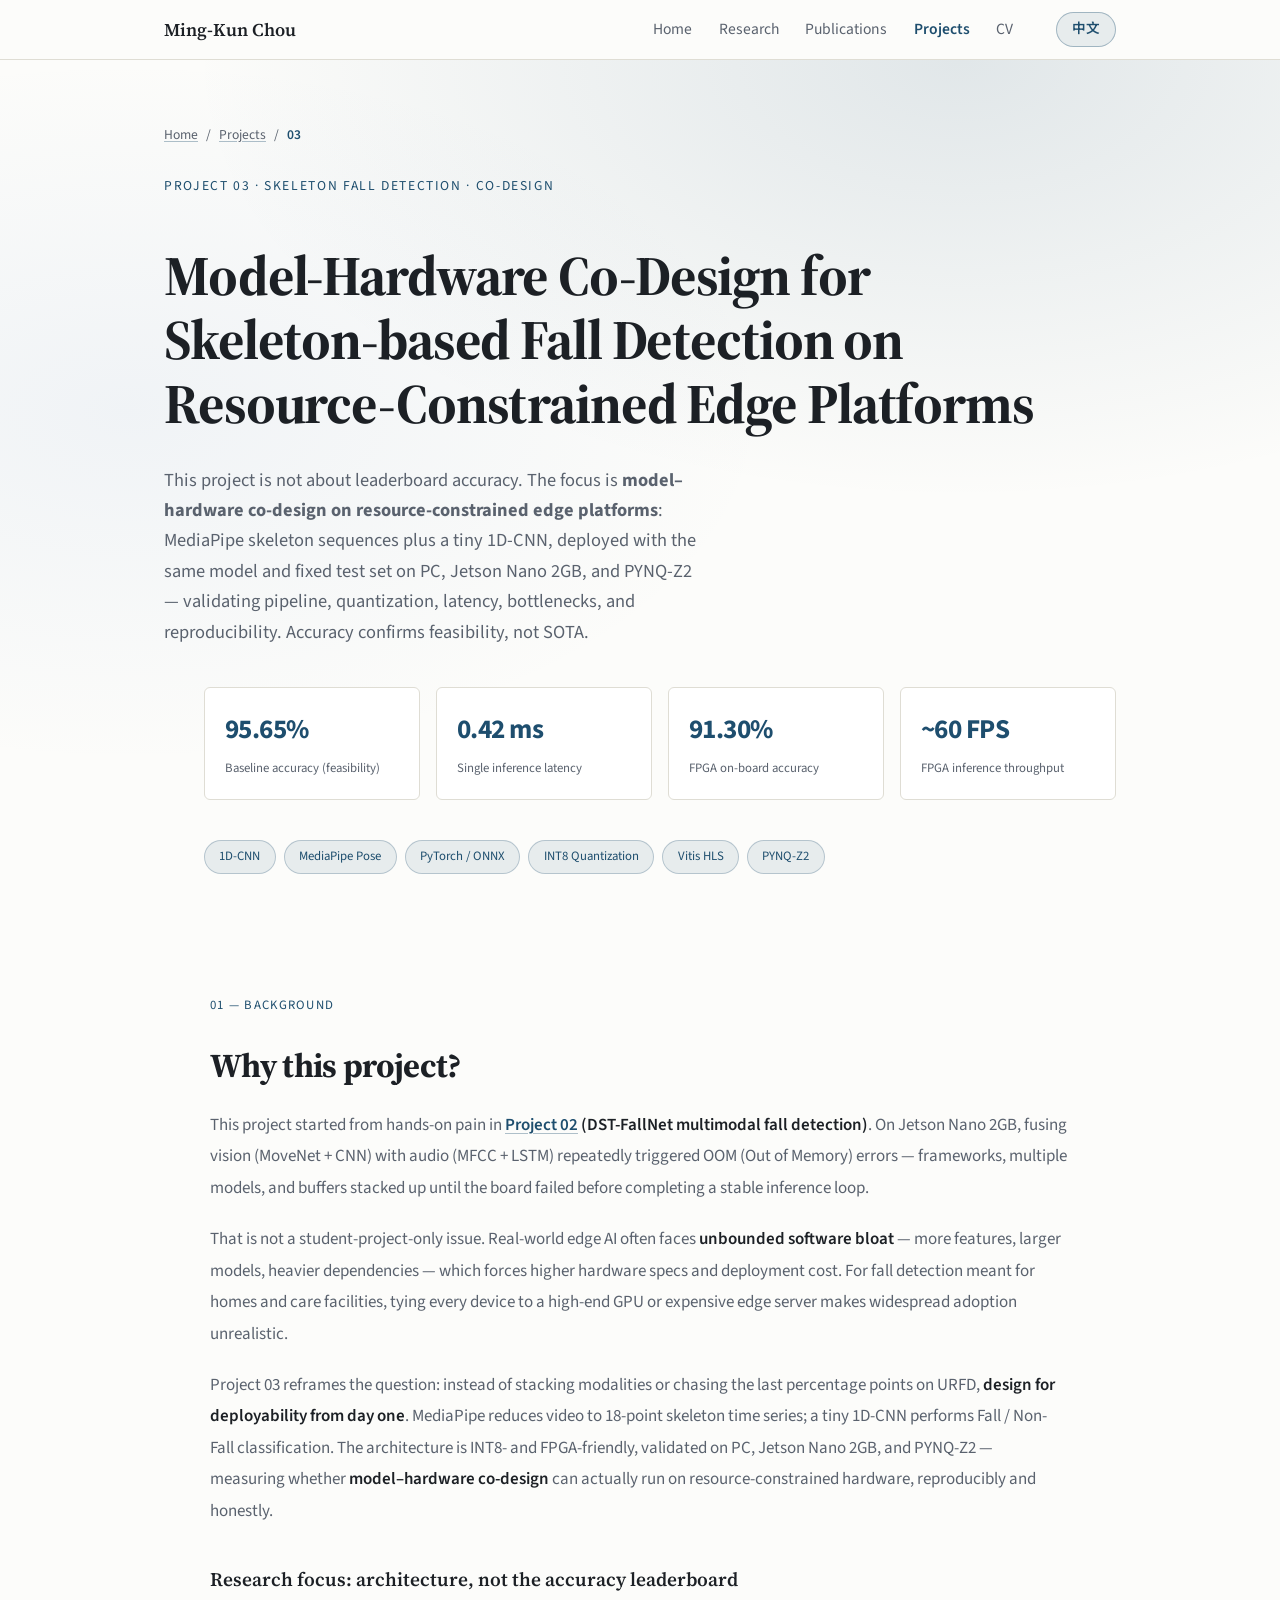
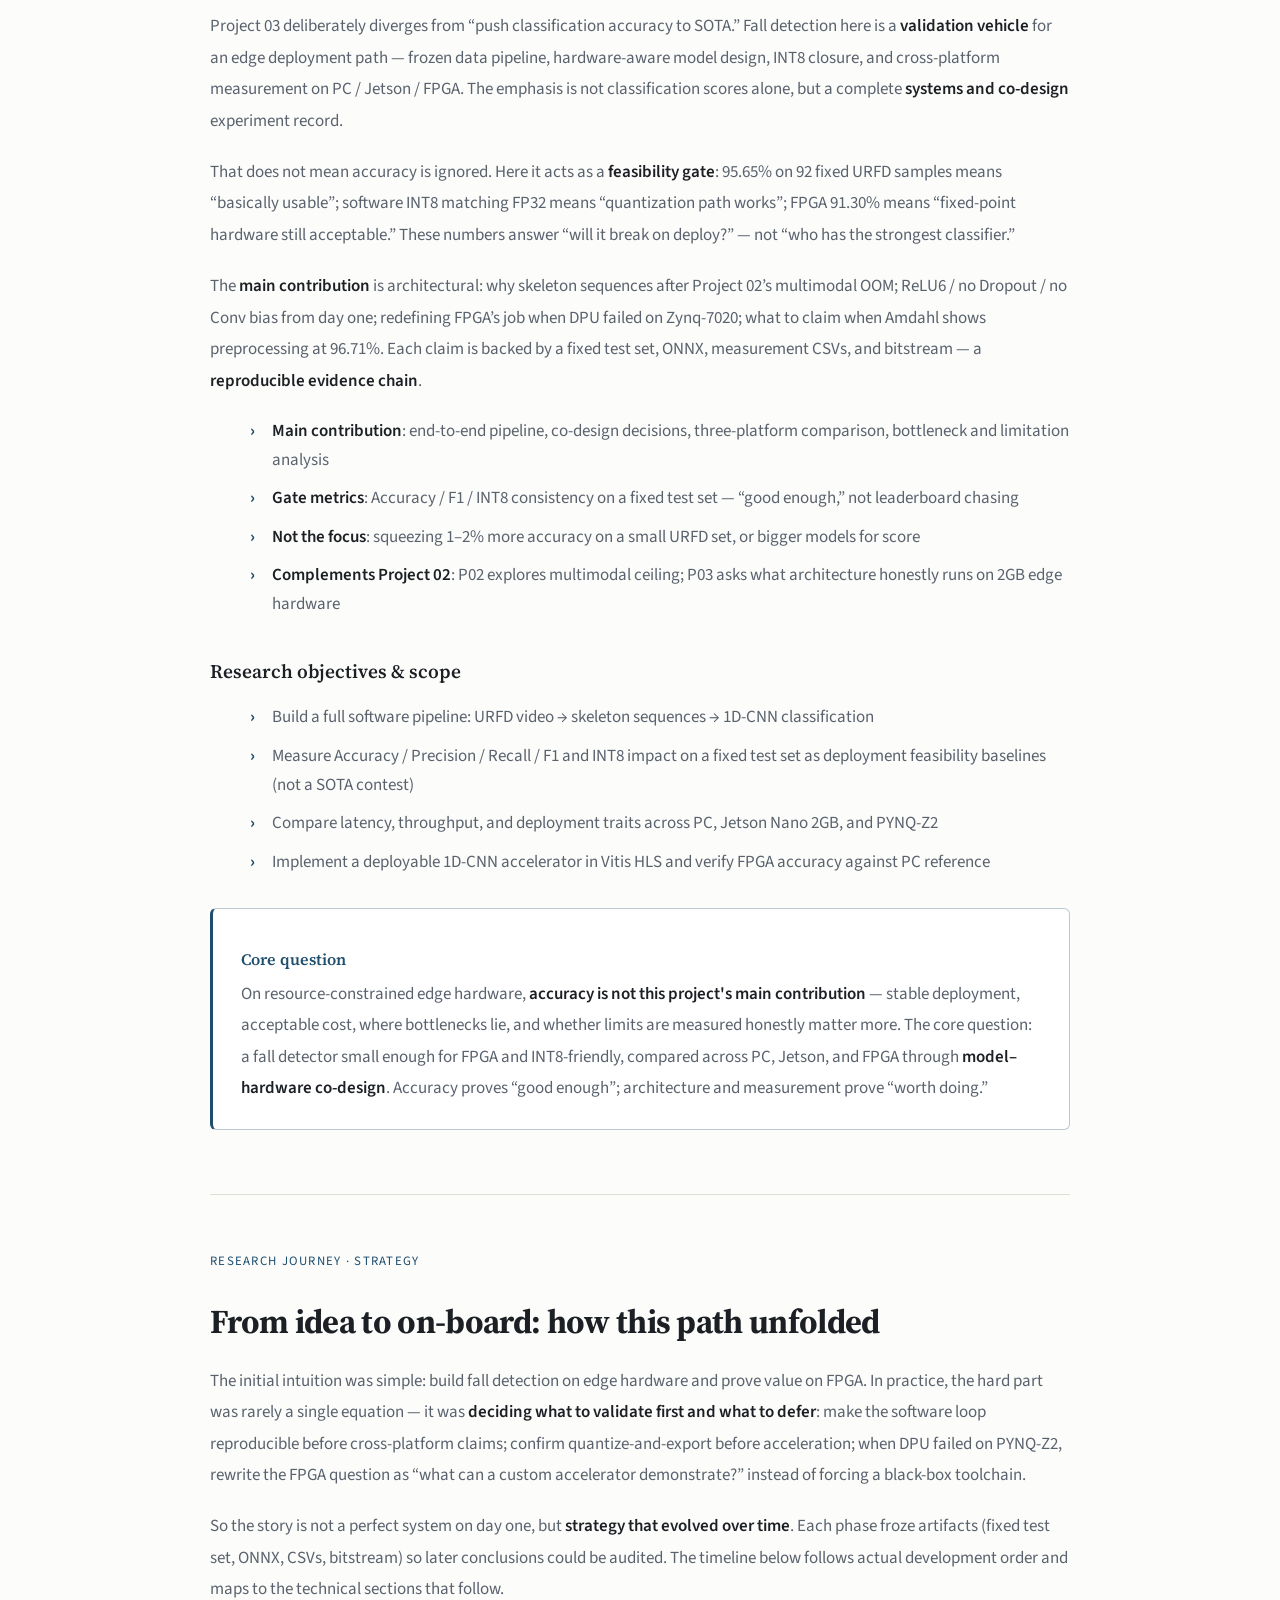
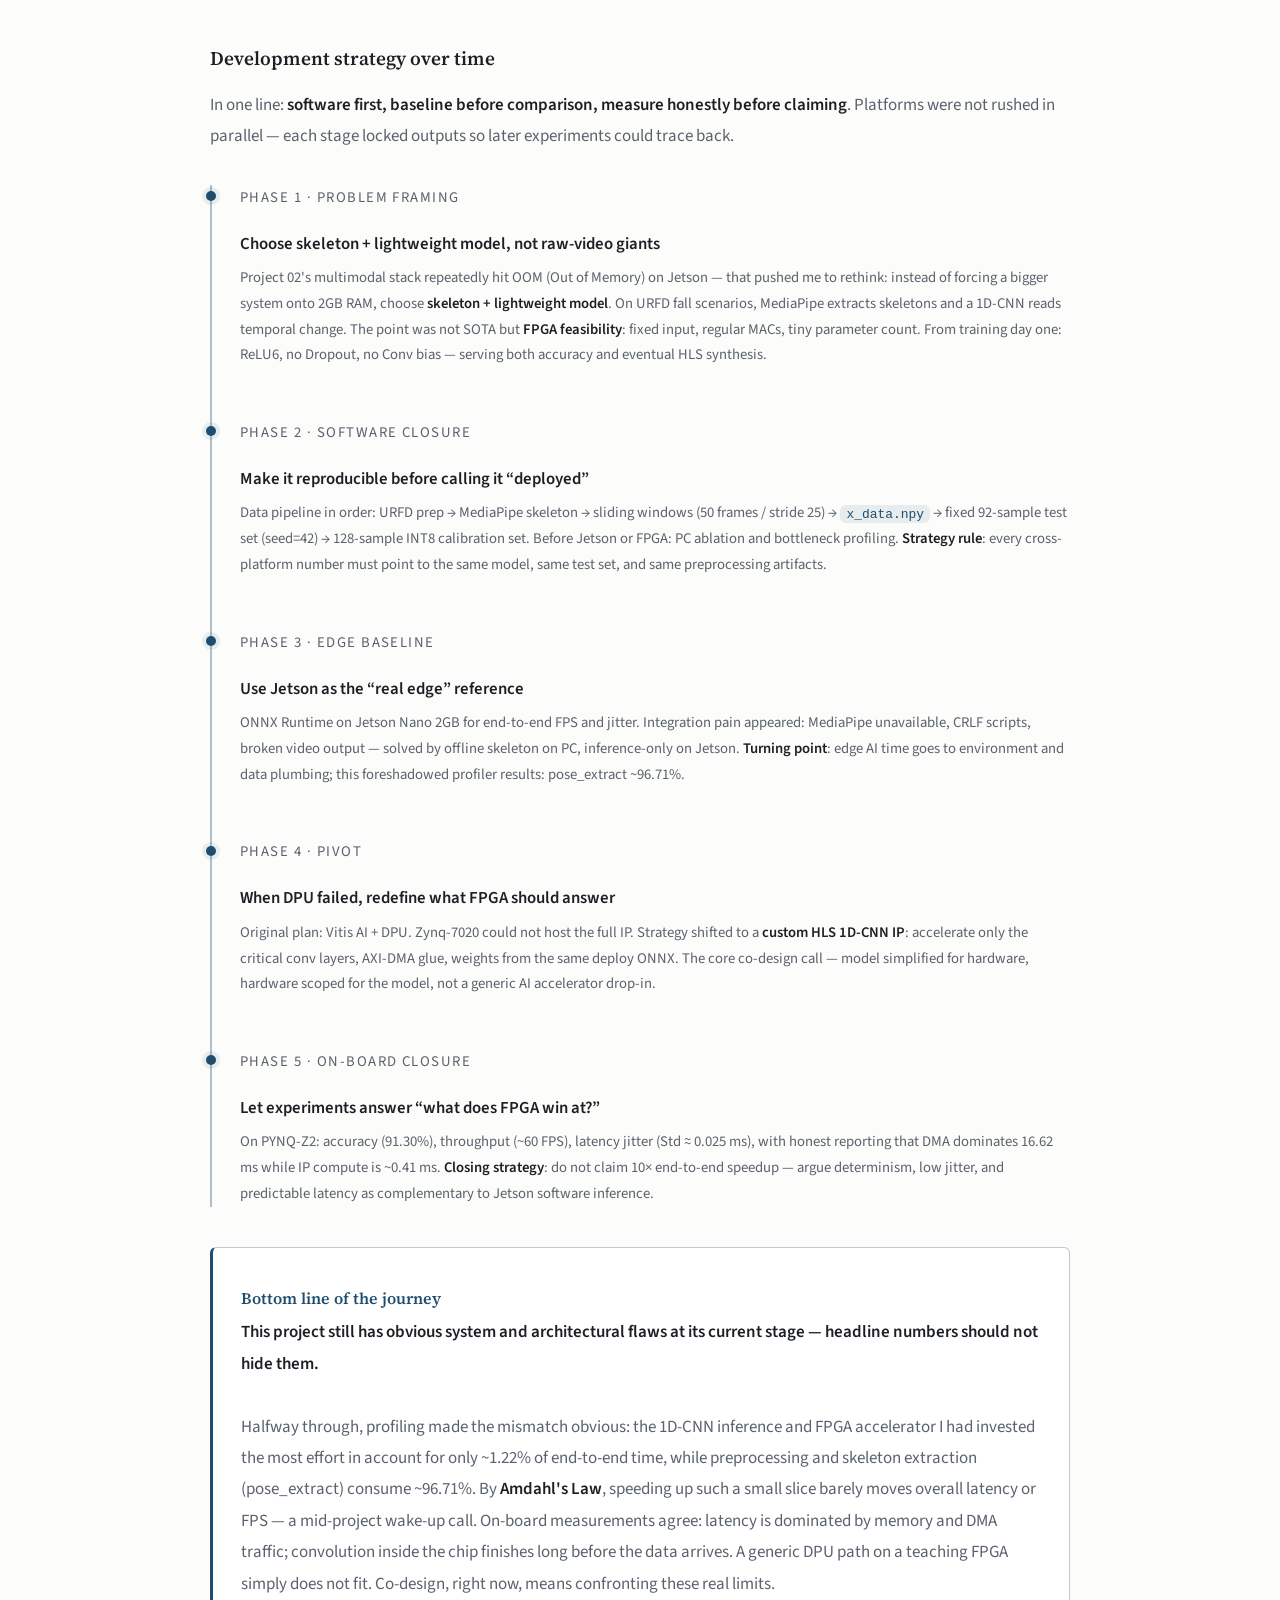
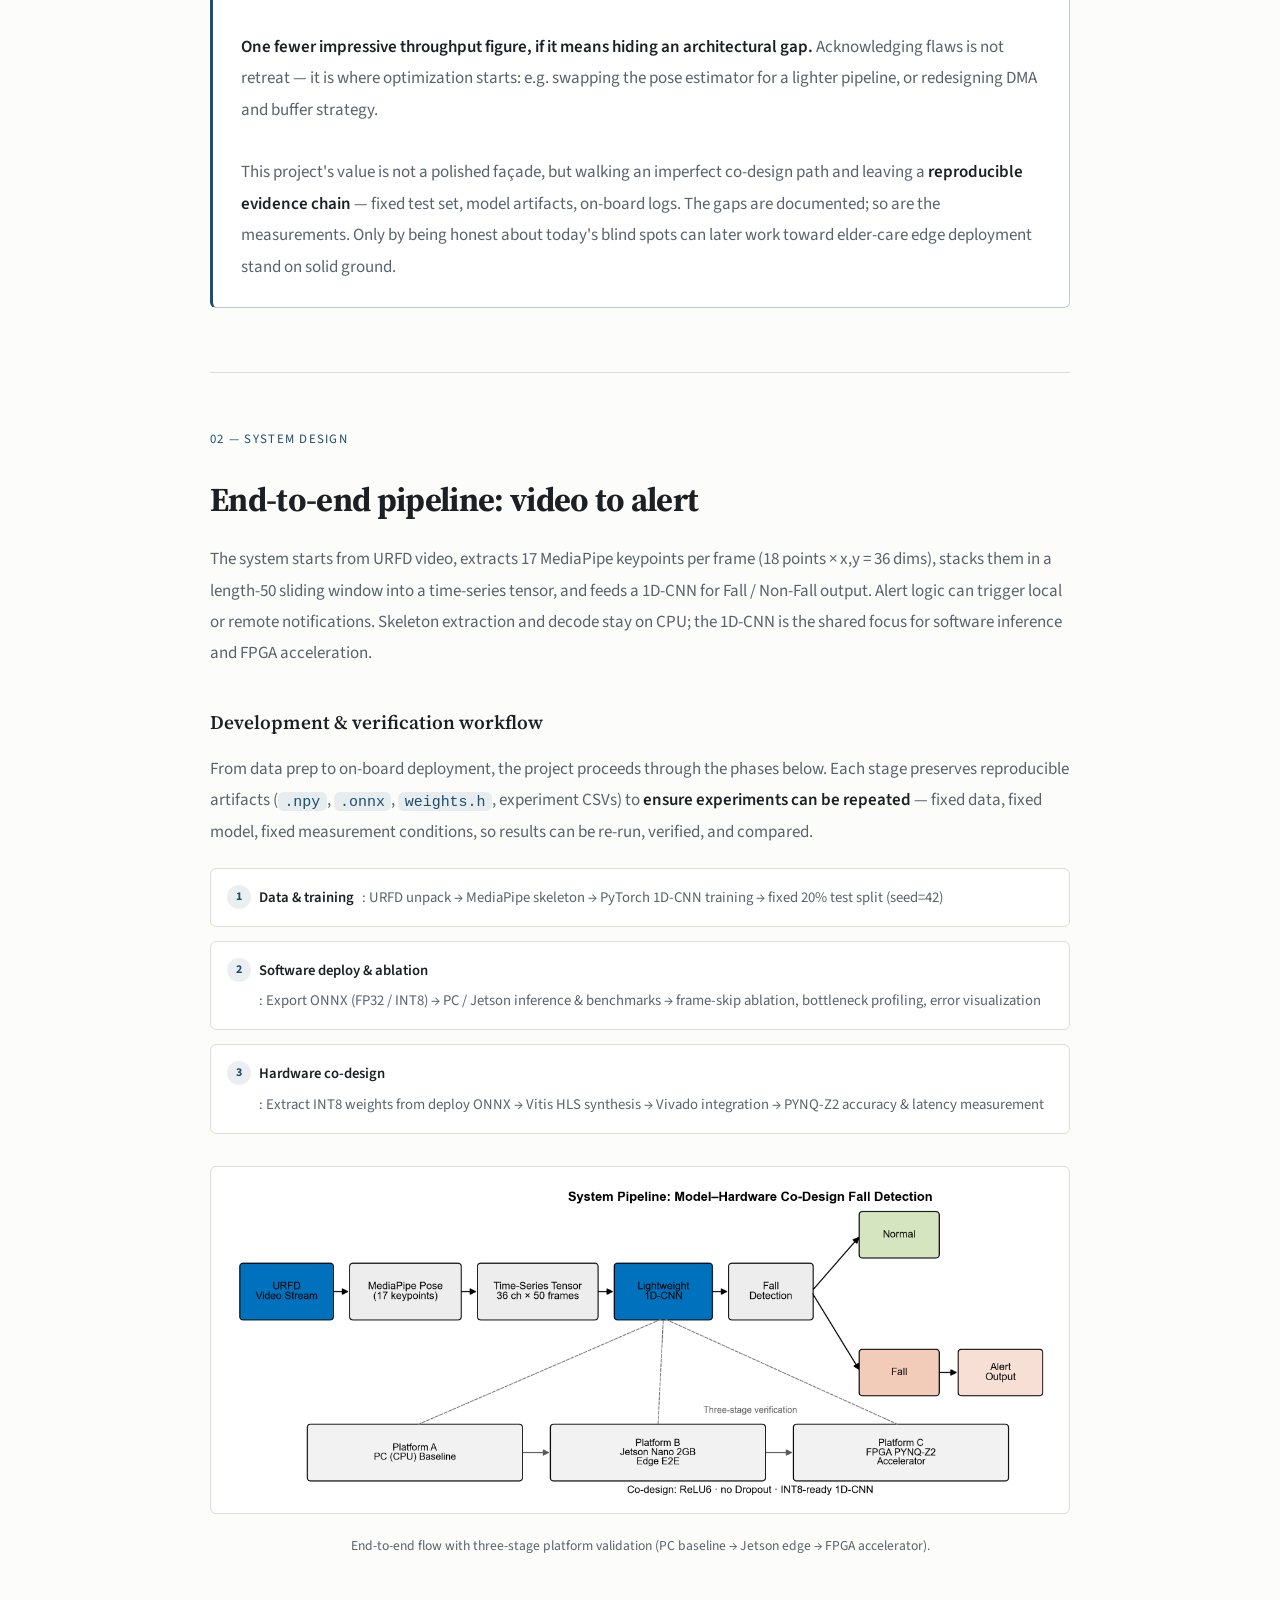
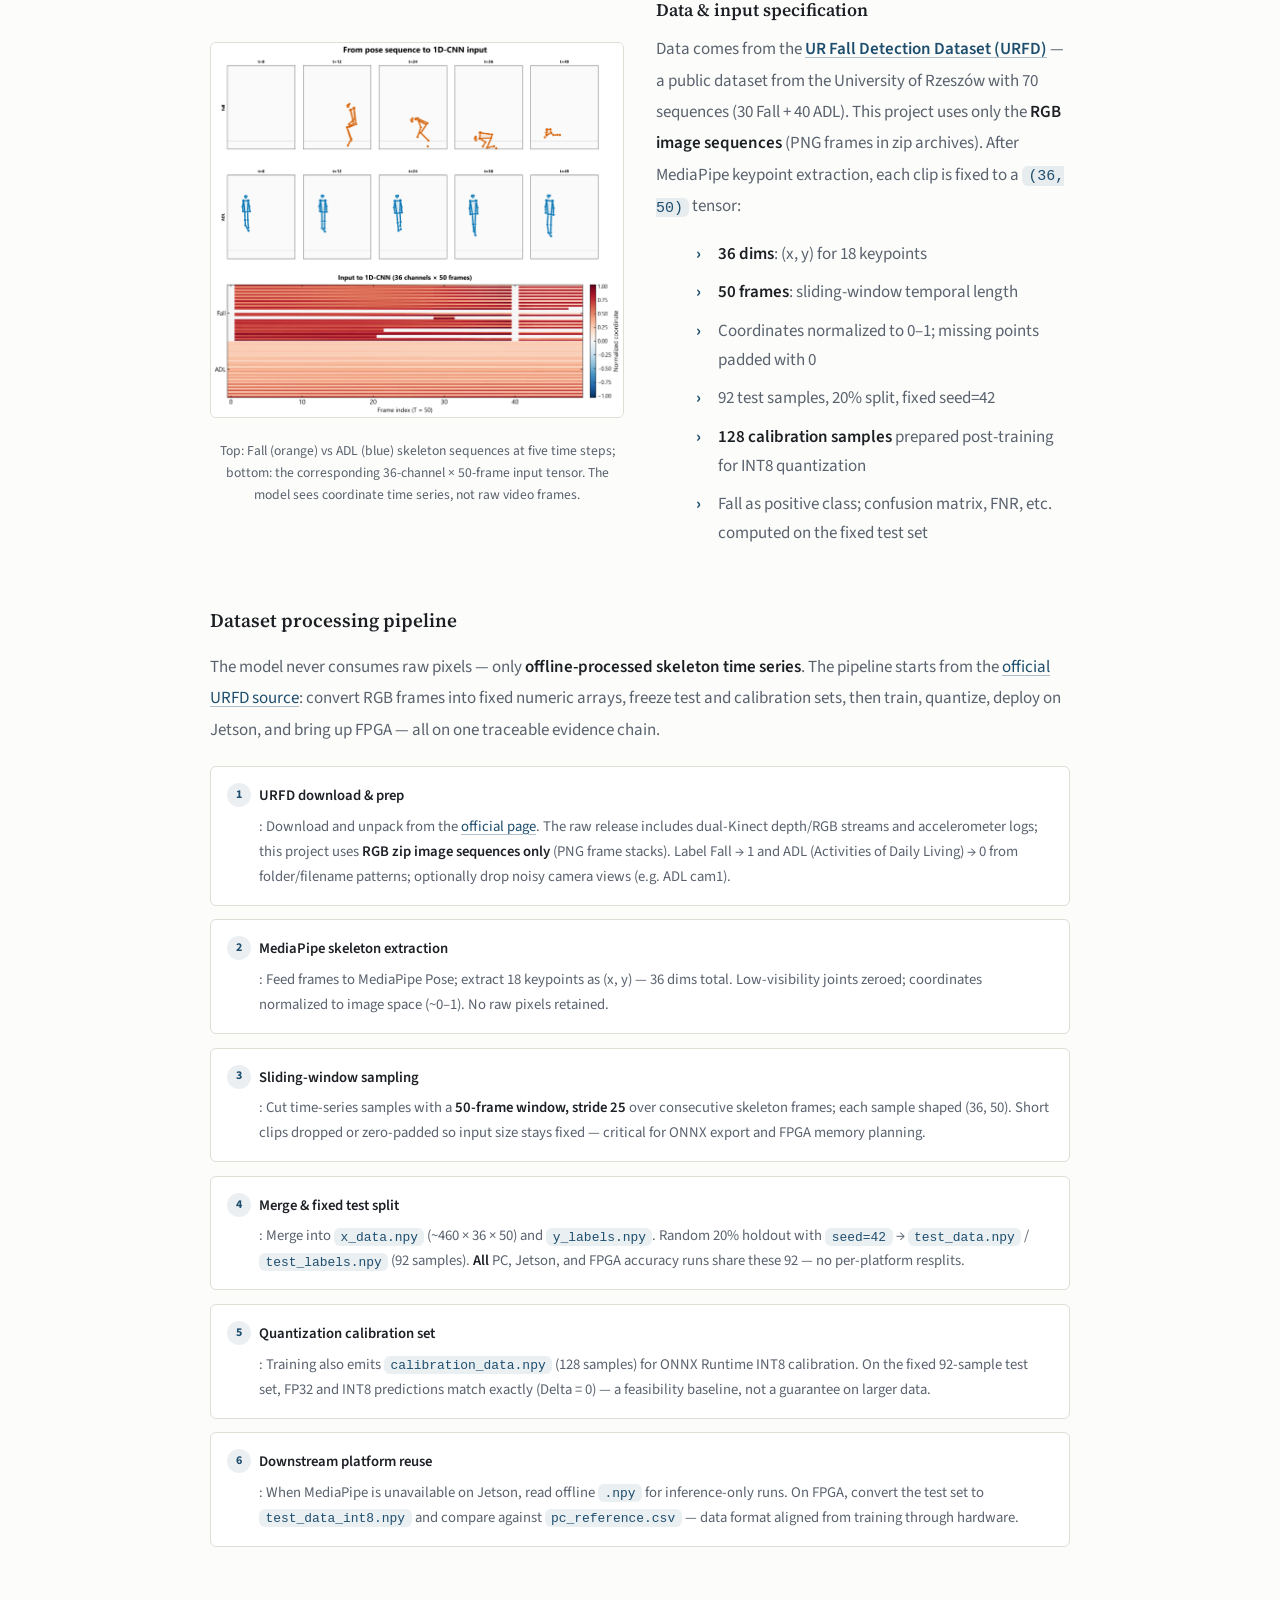
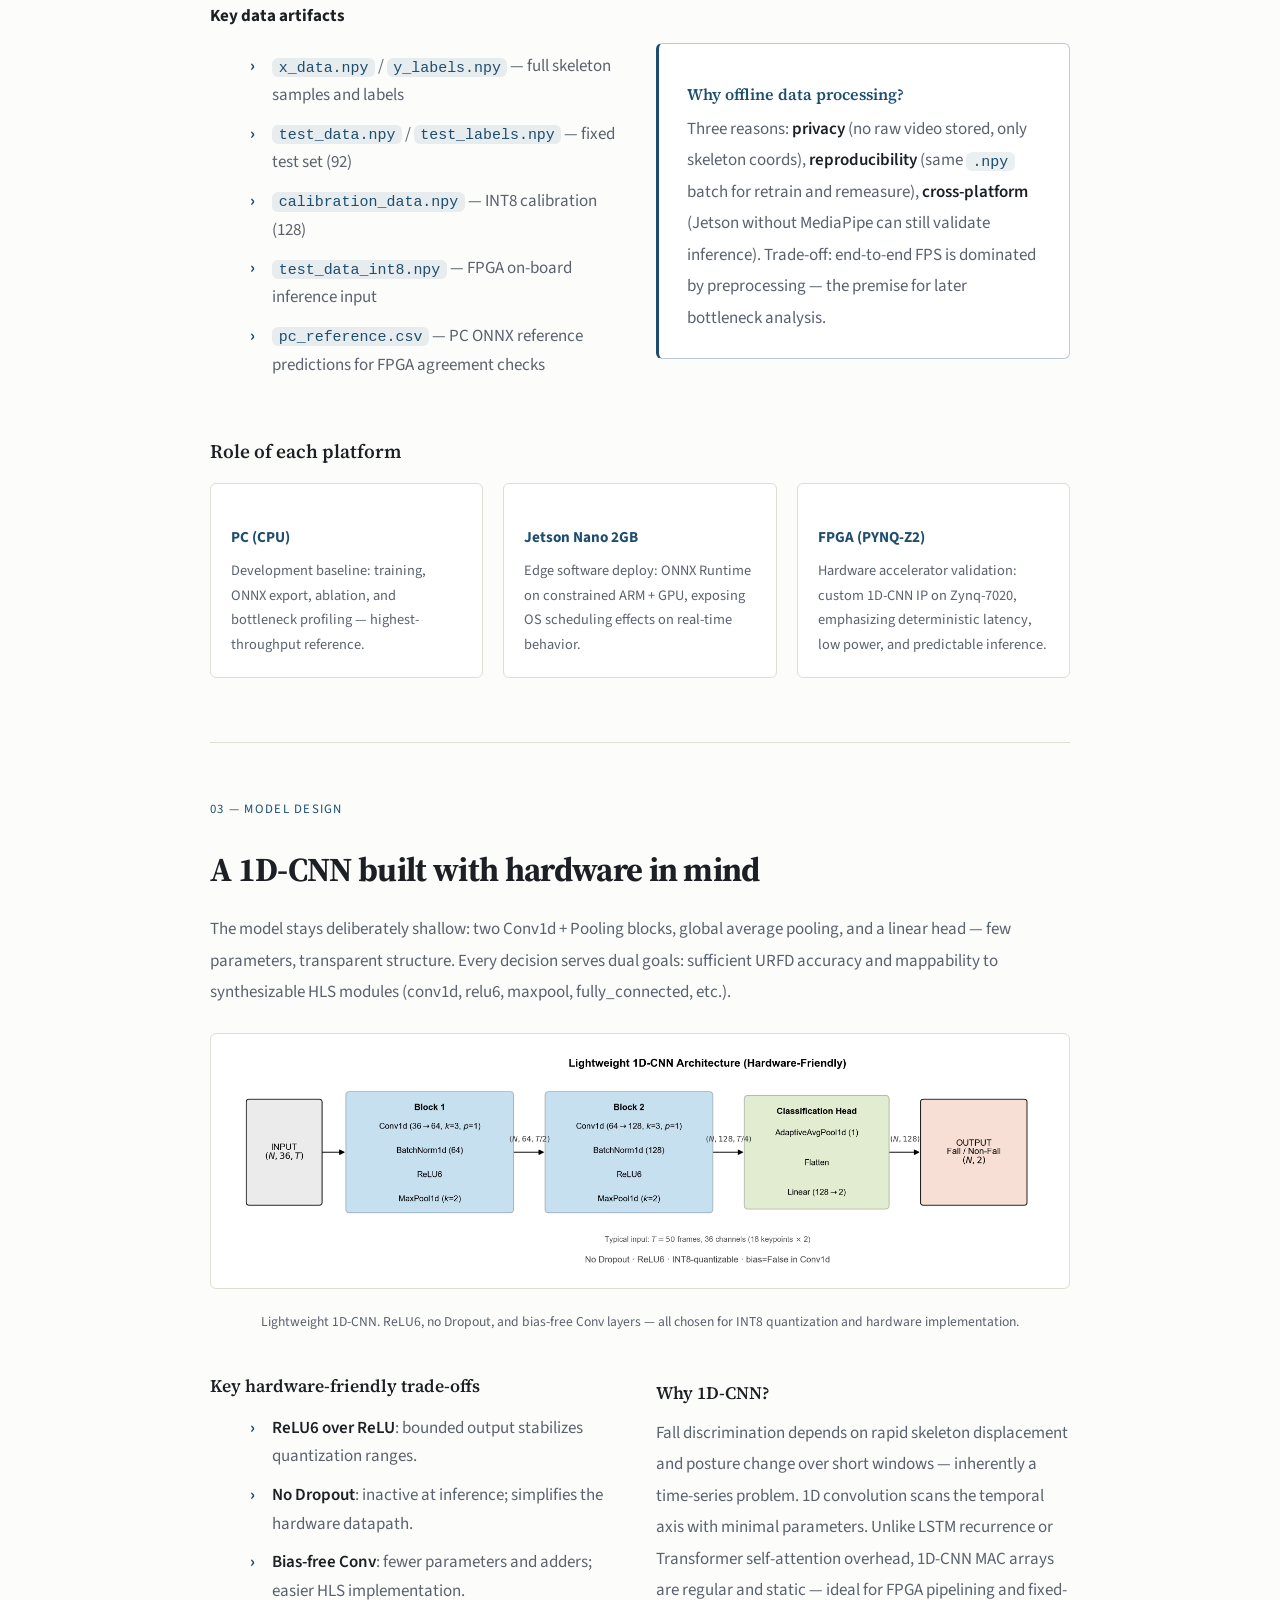
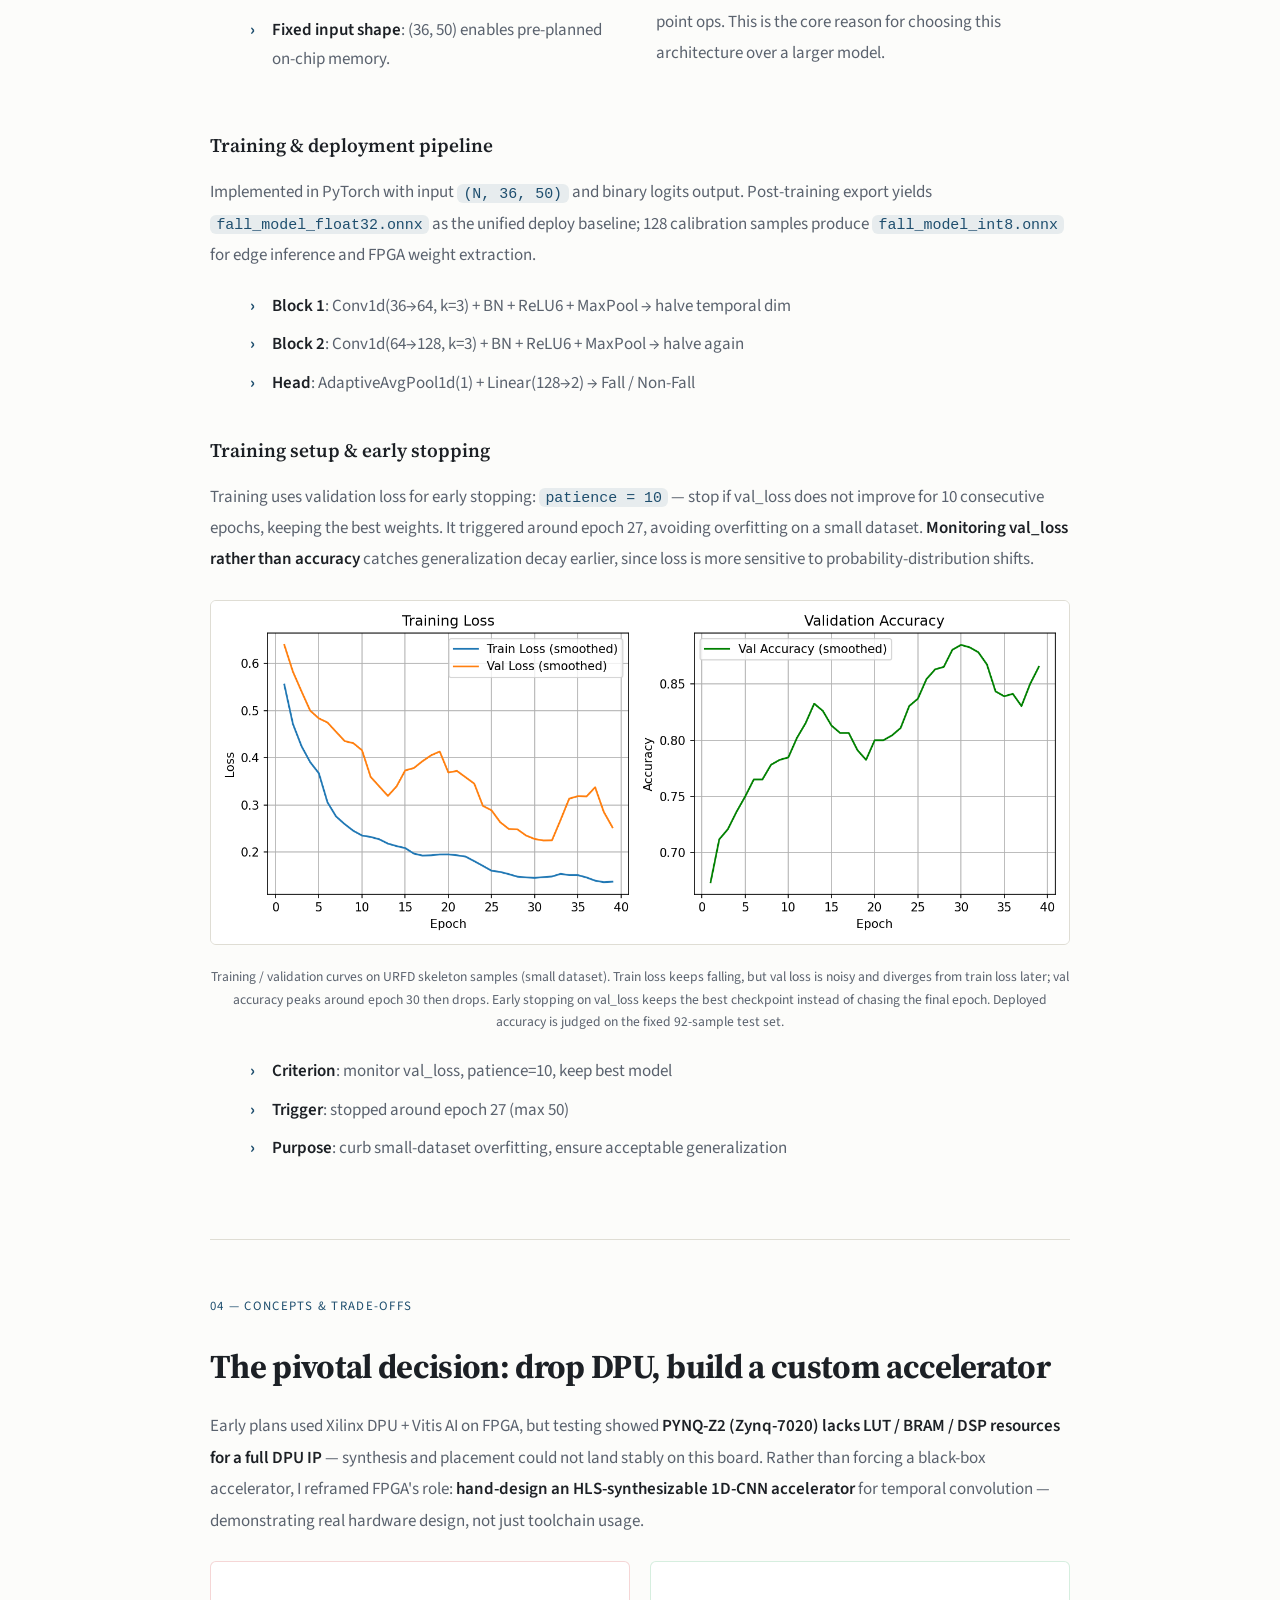
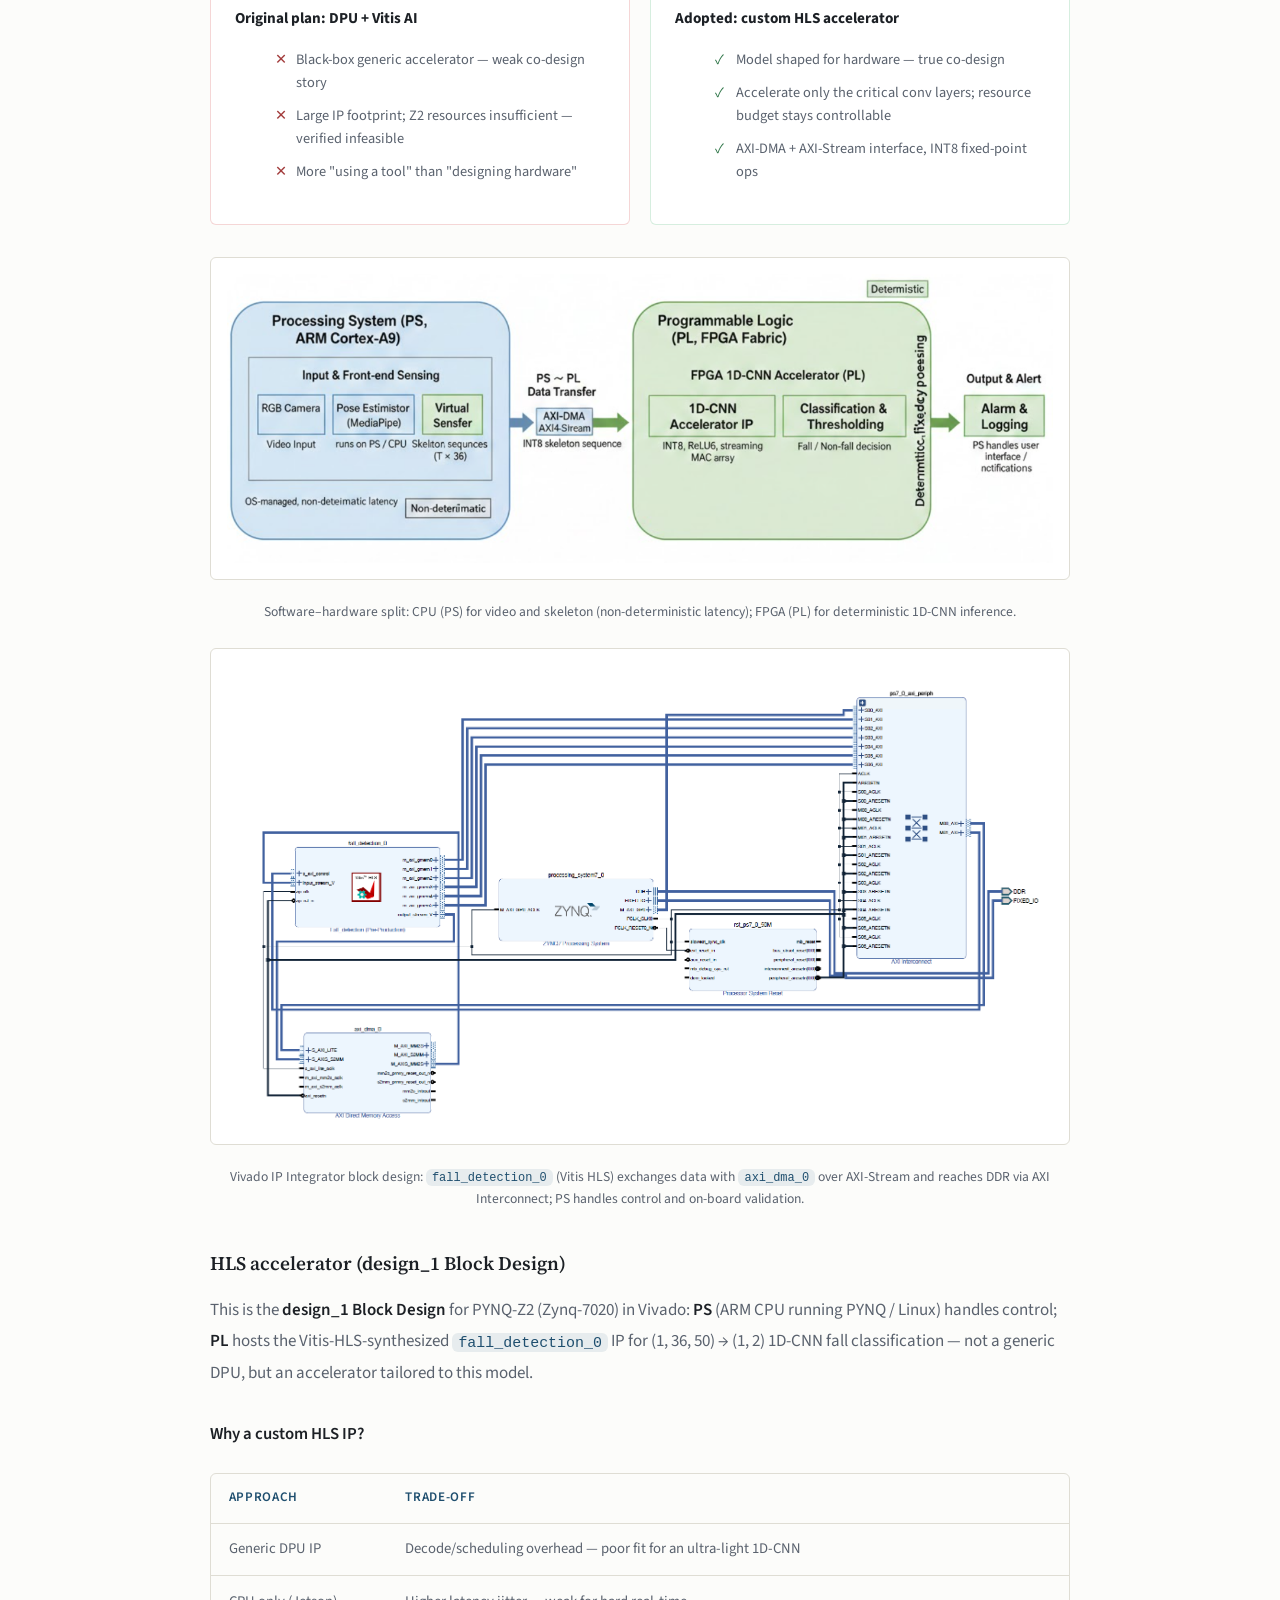
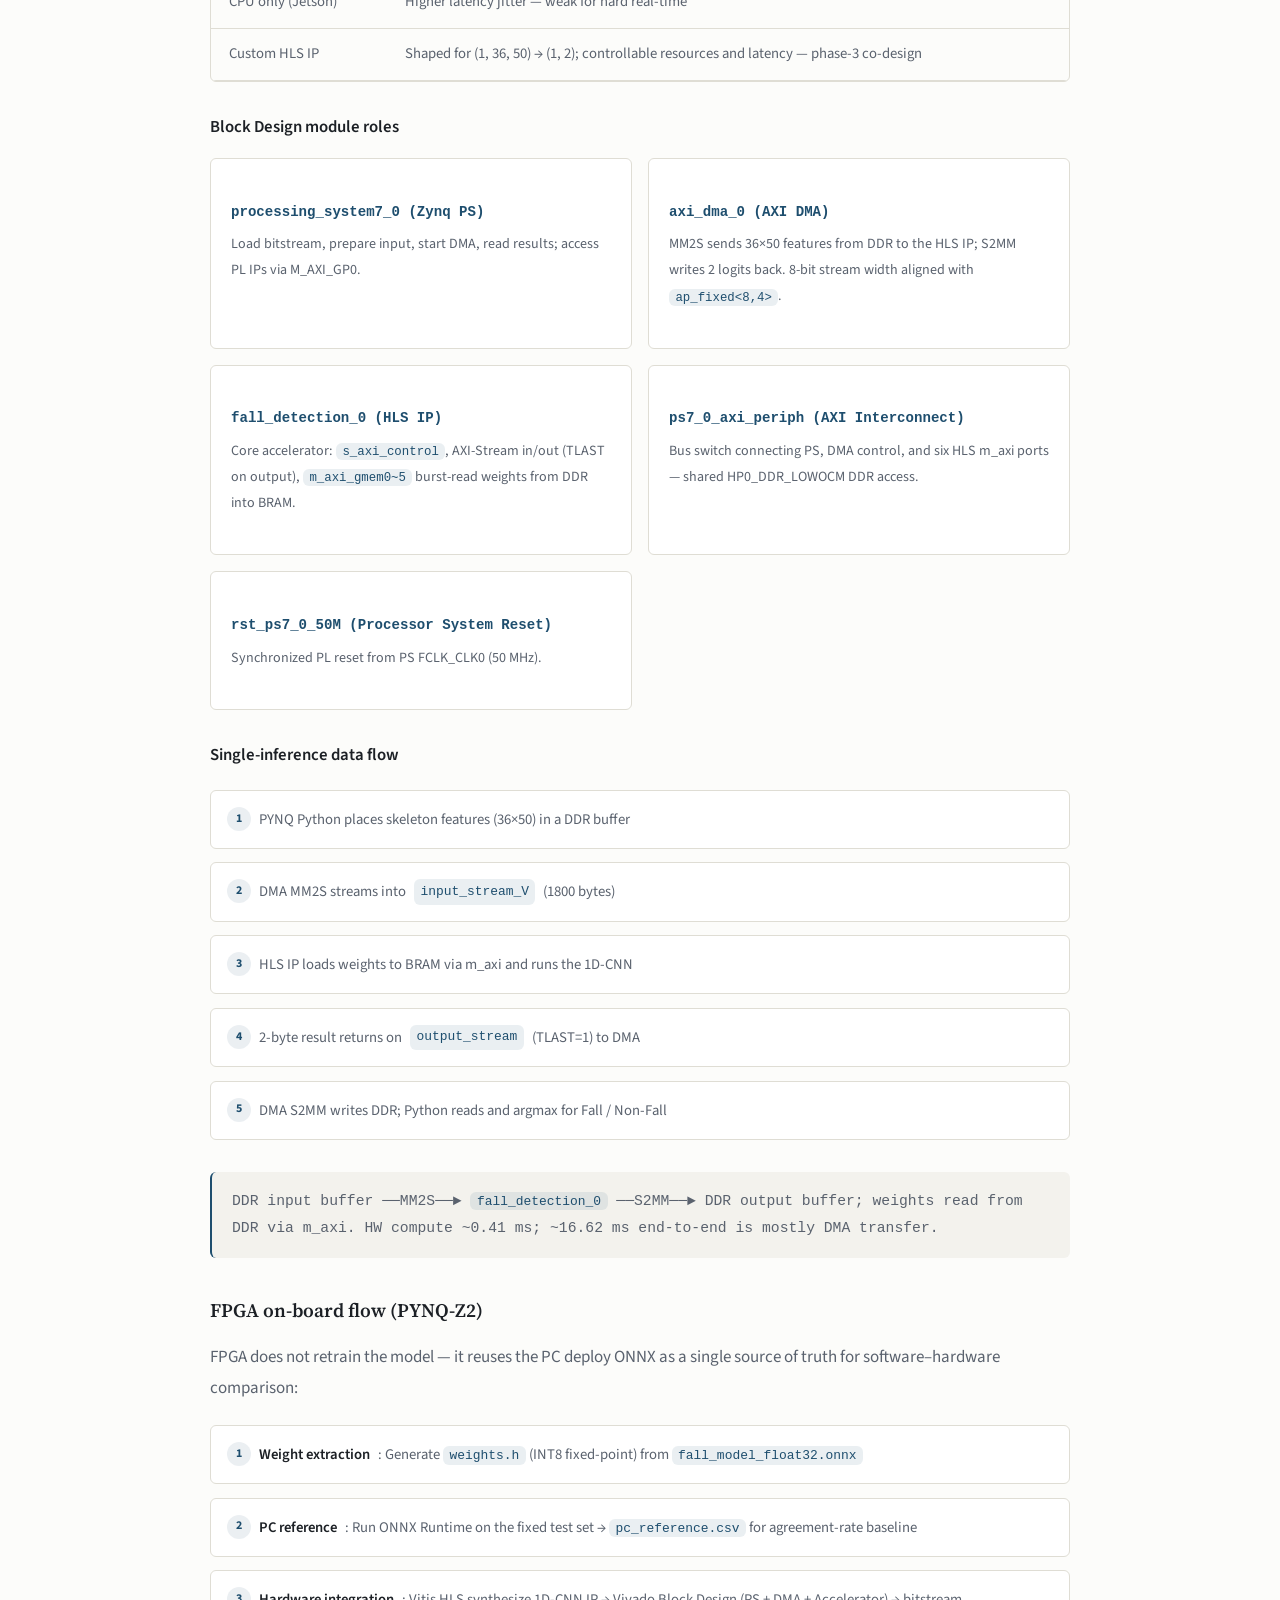
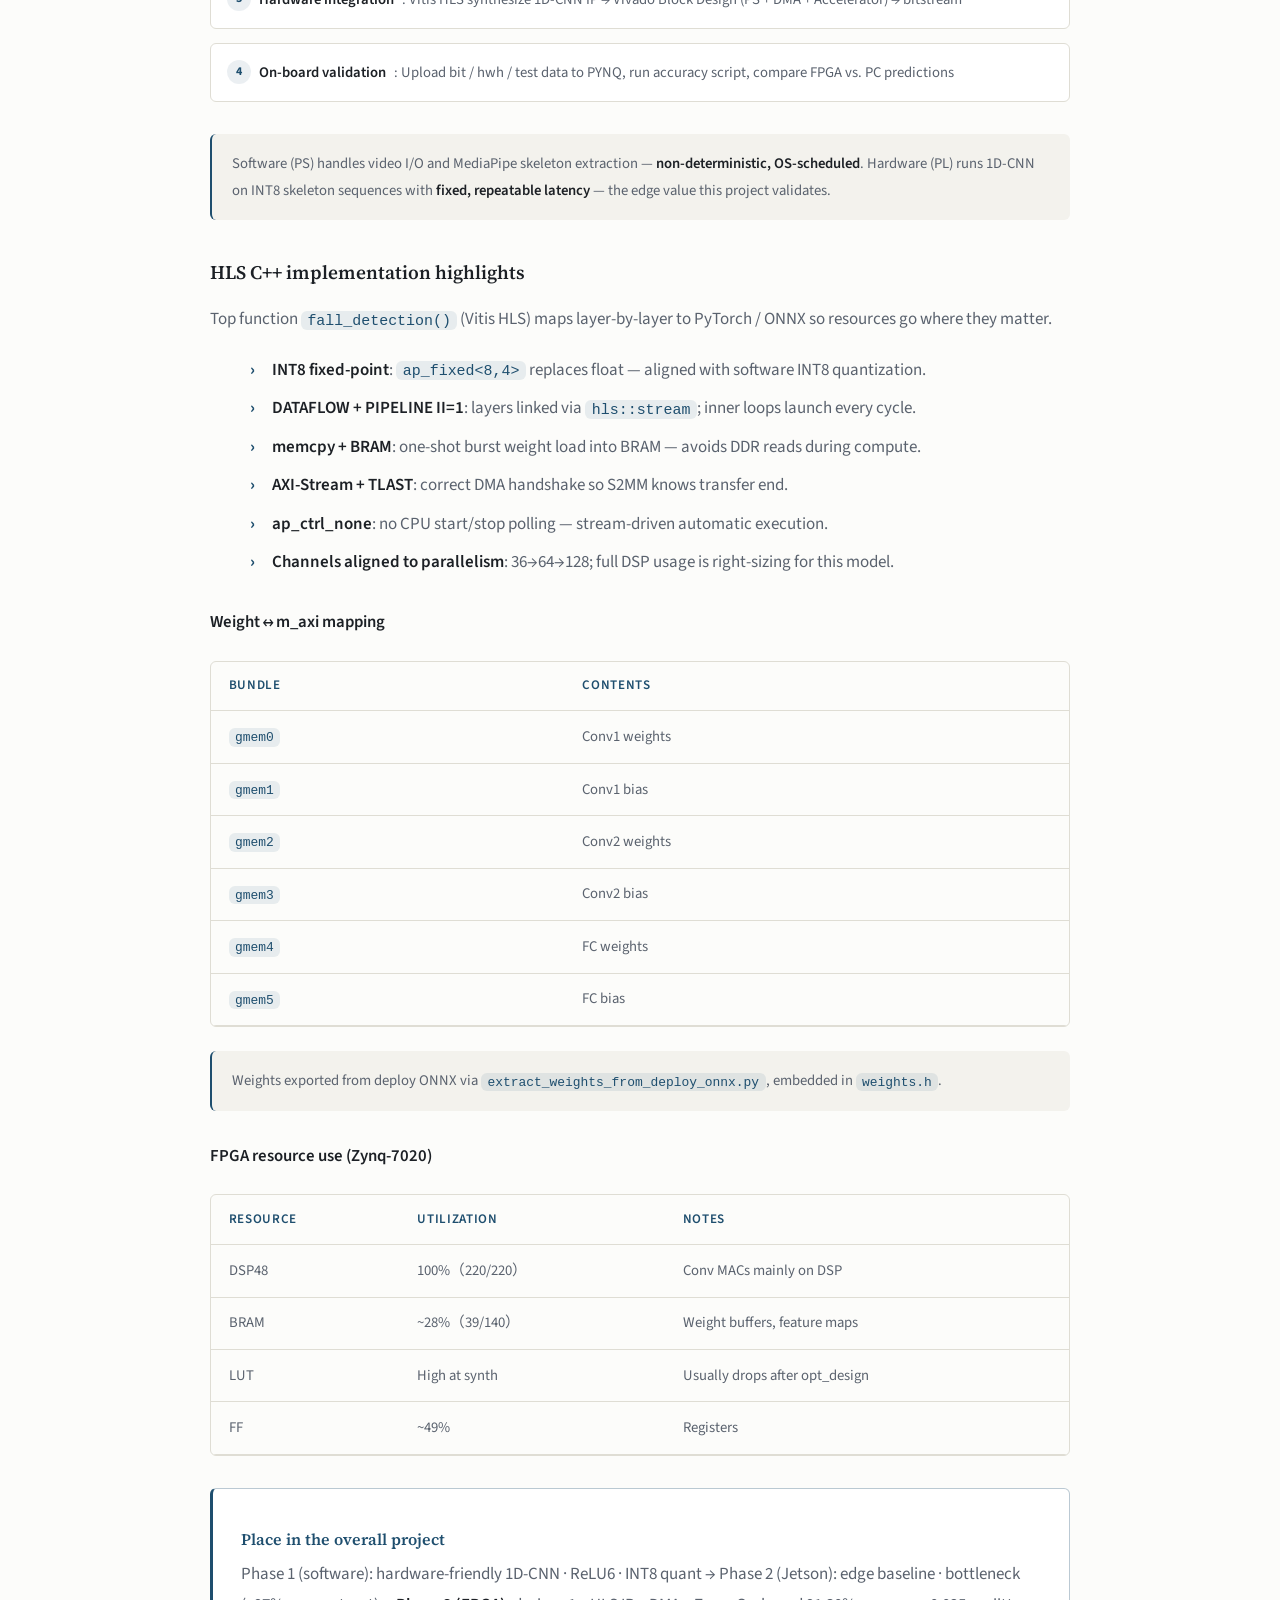
<file: project/3/index.html>
<!DOCTYPE html>
<html lang="en">
<head>
  <meta charset="UTF-8">
  <meta name="viewport" content="width=device-width, initial-scale=1.0">
  <meta name="description" content="Model-Hardware Co-Design for skeleton-based fall detection on resource-constrained edge platforms — from MediaPipe skeleton extraction and lightweight 1D-CNN to deployment on PC, Jetson, and FPGA.">
  <link rel="canonical" href="https://www.mk-chou.com/project/3">
  <title>Project 03 | Skeleton-based Fall Detection Co-Design</title>
  <link rel="preconnect" href="https://fonts.googleapis.com">
  <link rel="preconnect" href="https://fonts.gstatic.com" crossorigin>
  <link href="https://fonts.googleapis.com/css2?family=Noto+Sans+TC:wght@400;500;700&family=Noto+Serif+TC:wght@600&family=Source+Sans+3:ital,wght@0,400;0,600;0,700;1,400&family=Source+Serif+4:wght@600&display=swap" rel="stylesheet">
  <link rel="stylesheet" href="../../css/style.css">
  <link rel="stylesheet" href="case.css">
</head>
<body class="case">
  <header class="site-header">
    <nav class="nav" aria-label="Main navigation" data-i18n="nav.label" data-i18n-attr="aria-label">
      <a href="../../" class="logo">Ming-Kun Chou</a>
      <div class="nav-end">
        <ul class="nav-links">
          <li><a href="../../" data-i18n="nav.home">Home</a></li>
          <li><a href="../../research/" data-i18n="nav.research">Research</a></li>
          <li><a href="../../publication/" data-i18n="nav.publications">Publications</a></li>
          <li><a href="../" class="active" aria-current="page" data-i18n="nav.projects">Projects</a></li>
          <li><a href="../../about/" data-i18n="nav.cv">CV</a></li>
        </ul>
        <button type="button" class="lang-toggle" id="lang-toggle" aria-label="Switch to Chinese">中文</button>
        <button class="nav-toggle" aria-label="Open menu" aria-expanded="false" data-i18n="nav.toggle" data-i18n-attr="aria-label">
          <span></span>
          <span></span>
        </button>
      </div>
    </nav>
  </header>

  <main class="case-main">
    <section class="case-hero">
      <div class="container">
        <nav class="case-breadcrumb" aria-label="Breadcrumb">
          <a href="../../" data-i18n="breadcrumb.home">Home</a>
          <span aria-hidden="true">/</span>
          <a href="../" data-i18n="breadcrumb.projects">Projects</a>
          <span aria-hidden="true">/</span>
          <span aria-current="page">03</span>
        </nav>
        <p class="case-eyebrow" data-i18n="hero.eyebrow">Project 03 · Skeleton Fall Detection · Co-Design</p>
        <h1 class="case-title" data-i18n="hero.title" data-i18n-html>Model-Hardware Co-Design for<br>Skeleton-based Fall Detection on<br>Resource-Constrained Edge Platforms</h1>
        <p class="case-lead" data-i18n="hero.lead">
          Using a single camera to extract human skeletons, a tiny temporal convolutional network classifies fall vs. normal activity. The same model was deployed on PC, Jetson Nano, and FPGA (PYNQ-Z2) to validate feasibility, real-time performance, and accuracy on edge devices.
        </p>
        <ul class="case-stats">
          <li><strong>95.65%</strong><span data-i18n="hero.stat1">固定測試集準確率</span></li>
          <li><strong>0.42 ms</strong><span data-i18n="hero.stat2">單次模型推論</span></li>
          <li><strong>91.30%</strong><span data-i18n="hero.stat3">FPGA 上板準確率</span></li>
          <li><strong>~60 FPS</strong><span data-i18n="hero.stat4">FPGA 推論吞吐</span></li>
        </ul>
        <ul class="case-tags">
          <li>1D-CNN</li>
          <li>MediaPipe Pose</li>
          <li>PyTorch / ONNX</li>
          <li data-i18n="tag.quant">INT8 量化</li>
          <li>Vitis HLS</li>
          <li>PYNQ-Z2</li>
        </ul>
      </div>
    </section>

    <div class="container case-body">

      <section class="case-section" id="background">
        <span class="case-section-label" data-i18n="s01.label">01 — 專題背景</span>
        <h2 data-i18n="s01.h2">為什麼要做這個題目？</h2>
        <p data-i18n="s01.p1" data-i18n-html>這個題目的起點，其實來自<strong><a href="../2/">專題二</a>（DST-FallNet 多模態跌倒偵測）</strong>的實戰經驗……</p>
        <p data-i18n="s01.p2" data-i18n-html>這不只是學生專題才會踩到的問題……</p>
        <p data-i18n="s01.p3" data-i18n-html>因此專題三想換一個問法……</p>
        <h3 class="case-subhead" data-i18n="s01.focus.h3">研究定位：貢獻在架構，不在準確率排行榜</h3>
        <p data-i18n="s01.focus.p1" data-i18n-html>專題三刻意與「把分類準確率刷到 SOTA」分道揚鑣……</p>
        <p data-i18n="s01.focus.p2" data-i18n-html>這不代表準確率可以忽略……</p>
        <p data-i18n="s01.focus.p3" data-i18n-html>相對地，<strong>主要貢獻</strong>落在架構與方法……</p>
        <ul class="case-list">
          <li data-i18n="s01.focus.li1" data-i18n-html><strong>主要貢獻</strong>：端到端管線……</li>
          <li data-i18n="s01.focus.li2" data-i18n-html><strong>門檻指標</strong>：固定測試集上的 Accuracy……</li>
          <li data-i18n="s01.focus.li3" data-i18n-html><strong>不是重點</strong>：在 URFD 小資料集上……</li>
          <li data-i18n="s01.focus.li4" data-i18n-html><strong>與專題二互補</strong>……</li>
        </ul>
        <h3 class="case-subhead" data-i18n="s01.h3">研究目標與驗證範圍</h3>
        <ul class="case-list">
          <li data-i18n="s01.goal1">建立從 URFD 影像到骨架序列、再到 1D-CNN 分類的完整軟體管線</li>
          <li data-i18n="s01.goal2">在固定測試集上量測學術指標（Accuracy / Precision / Recall / F1）與 INT8 量化影響</li>
          <li data-i18n="s01.goal3">比較 PC、Jetson Nano 2GB、PYNQ-Z2 三平台的延遲、吞吐與部署特性</li>
          <li data-i18n="s01.goal4">以 Vitis HLS 實作可上板的 1D-CNN 加速器，並驗證 FPGA 準確率與 PC 參考一致率</li>
        </ul>
        <div class="case-callout">
          <h3 data-i18n="s01.callout.h">核心命題</h3>
          <p data-i18n="s01.callout.p" data-i18n-html>設計一個「硬體友善」的跌倒偵測模型……</p>
        </div>
      </section>

      <section class="case-section" id="journey">
        <span class="case-section-label" data-i18n="sj.label">研究心路 · 開發策略</span>
        <h2 data-i18n="sj.h2">從想法到上板：這條路是怎麼走出來的</h2>
        <p data-i18n="sj.p1">專題一開始的直覺很單純：在邊緣硬體上做跌倒偵測，最好還能「上 FPGA」證明硬體價值。但真正動手後才發現，難點很少是某一個公式，而是<strong>每一步都要決定先驗什麼、後驗什麼</strong>——先讓軟體閉環可重現，再談跨平台比較；先確認模型能被量化與匯出，再談硬體加速；當 DPU 在 PYNQ-Z2 上走不通時，願意把問題改寫成「訂製加速器能證明什麼」，而不是硬撐一條黑盒路線。</p>
        <p data-i18n="sj.p2">因此這個專題的敘事不是「一開始就設計完美系統」，而是<strong>沿時間推進的策略調整</strong>：每個階段都留下可對照的產物（固定測試集、ONNX、CSV、bitstream），讓後面的結論能回頭被檢驗。下面依實際開發順序整理心路與策略，對應到後文各章節的技術細節。</p>

        <h3 class="case-subhead" data-i18n="sj.h3">依時間推進的開發策略</h3>
        <p data-i18n="sj.strategy">整體策略可以概括為「<strong>先軟後硬、先基準後對照、先誠實量測後下結論</strong>」。不一次把所有平台做完，而是每完成一階段就凍結產出，避免後面的實驗無法回頭比對。</p>

        <div class="case-timeline">
          <div class="case-timeline-item">
            <p class="case-timeline-phase" data-i18n="sj.t1.phase">階段一 · 問題定義</p>
            <h4 data-i18n="sj.t1.title">選擇「骨架 + 輕量模型」，而不是直接啃影像</h4>
            <p data-i18n="sj.t1.p">在 URFD 跌倒場景下，先排除穿戴式與大型 CNN 兩條極端路線，改以 MediaPipe 抽骨架、用 1D-CNN 看時間變化。這一步的關鍵不是追 SOTA，而是<strong>預留 FPGA 可實作性</strong>：輸入固定、運算規律、參數量可控。模型從訓練第一天就採 ReLU6、無 Dropout、無 Conv bias，等於同時為軟體準確率與硬體綜合鋪路。</p>
          </div>
          <div class="case-timeline-item">
            <p class="case-timeline-phase" data-i18n="sj.t2.phase">階段二 · 軟體閉環</p>
            <h4 data-i18n="sj.t2.title">先把「可重現」做出來，再談部署</h4>
            <p data-i18n="sj.t2.p">完成抽骨架 → 訓練 → 固定 20% 測試集（seed=42）→ 匯出 deploy ONNX → INT8 量化（Delta = 0）。在進 Jetson 或 FPGA 之前，PC 端先跑通消融（跳幀 Stride 1–16）與瓶頸剖析。<strong>策略重點</strong>：任何跨平台數字都必須指向同一份模型與同一份測試集，否則比較沒有意義。</p>
          </div>
          <div class="case-timeline-item">
            <p class="case-timeline-phase" data-i18n="sj.t3.phase">階段三 · 邊緣基準</p>
            <h4 data-i18n="sj.t3.title">用 Jetson 當「真實邊緣」對照組</h4>
            <p data-i18n="sj.t3.p">將 ONNX Runtime 部署到 Jetson Nano 2GB，量測端到端 FPS 與 jitter。這一階段踩到 MediaPipe 裝不起來、CRLF 腳本、影片輸出異常等整合問題——解法改為 PC 離線抽骨架、Jetson 只跑推論。<strong>心路轉折</strong>：邊緣 AI 的時間常花在環境與資料格式，而非模型本身；這也預告了後續 profiler 的發現：pose_extract 佔約 96.71%。</p>
          </div>
          <div class="case-timeline-item">
            <p class="case-timeline-phase" data-i18n="sj.t4.phase">階段四 · 路線轉彎</p>
            <h4 data-i18n="sj.t4.title">DPU 行不通時，改寫 FPGA 要回答的問題</h4>
            <p data-i18n="sj.t4.p">原本規劃 Vitis AI + DPU，但 Zynq-7020 資源撐不住完整 IP。與其降規硬塞黑盒加速器，策略改為<strong>訂製 HLS 1D-CNN IP</strong>：只加速最關鍵的卷積、用 AXI-DMA 串接、權重從同一份 deploy ONNX 萃取。這是專題最重要的協同設計決策——模型結構為硬體而簡化，硬體任務也為模型而縮小，而非通用 AI 加速器套用。</p>
          </div>
          <div class="case-timeline-item">
            <p class="case-timeline-phase" data-i18n="sj.t5.phase">階段五 · 上板定案</p>
            <h4 data-i18n="sj.t5.title">用實驗回答「FPGA 到底贏在哪」</h4>
            <p data-i18n="sj.t5.p">PYNQ-Z2 上依序完成準確率（91.30%）、吞吐量（~60 FPS）、延遲抖動（Std ≈ 0.025 ms）量測，並誠實揭露 DMA 佔 16.62 ms 中的絕大部分、IP 計算僅 ~0.41 ms。<strong>開發策略收尾</strong>：不宣稱 FPGA 讓端到端變快 10 倍，而是論證其在確定性、低抖動與可預測延遲上的價值——這與 Jetson 軟體推論形成互補對照，而非單純數字競賽。</p>
          </div>
        </div>

        <div class="case-callout">
          <h3 data-i18n="sj.callout.h">研究心路的底線</h3>
          <p data-i18n="sj.callout.p" data-i18n-html>這份專題在現階段仍有大量顯而易見的系統問題與架構缺陷……</p>
        </div>
      </section>

      <section class="case-section" id="pipeline">
        <span class="case-section-label" data-i18n="s02.label">02 — 系統設計</span>
        <h2 data-i18n="s02.h2">整體流程：從影像到警報</h2>
        <p data-i18n="s02.p1">整個系統是一條清楚的資料流……</p>
        <h3 class="case-subhead" data-i18n="s02.h3a">開發與驗證流程</h3>
        <p data-i18n="s02.p3" data-i18n-html>從資料準備到硬體上板，專題依序完成下列階段。每一階段的產出都保留成可重現的檔案（<code>.npy</code>、<code>.onnx</code>、<code>weights.h</code>、實驗 CSV），目的是<strong>保證實驗的可重複性</strong>……</p>
        <ol class="case-phases">
          <li><strong data-i18n="s02.phase1.h">資料與訓練</strong><span data-i18n="s02.phase1.p">：URFD 解壓 → MediaPipe 抽骨架 → PyTorch 訓練 1D-CNN → 固定 20% 測試集（seed=42）</span></li>
          <li><strong data-i18n="s02.phase2.h">軟體部署與消融</strong><span data-i18n="s02.phase2.p">：匯出 ONNX（FP32 / INT8）→ PC / Jetson 推論與效能基準 → 跳幀消融、瓶頸剖析、失效樣本視覺化</span></li>
          <li><strong data-i18n="s02.phase3.h">硬體協同設計</strong><span data-i18n="s02.phase3.p">：從 deploy ONNX 萃取 INT8 權重 → Vitis HLS 綜合 IP → Vivado 整合 → PYNQ-Z2 上板準確率與延遲量測</span></li>
        </ol>
        <figure class="case-figure case-figure--wide">
          <img src="assets/pipeline.png" data-i18n-alt="s02.img1.alt" alt="" loading="lazy">
          <figcaption data-i18n="s02.img1.cap">端到端流程與三階段平台驗證</figcaption>
        </figure>
        <div class="case-grid-2">
          <figure class="case-figure">
            <img src="assets/skeleton-input.png" data-i18n-alt="s02.img2.alt" alt="" loading="lazy">
            <figcaption data-i18n="s02.img2.cap">輸入是骨架關鍵點座標隨時間堆疊的序列</figcaption>
          </figure>
          <div class="case-text-block">
            <h3 data-i18n="s02.h3">資料與輸入規格</h3>
            <p data-i18n="s02.p2" data-i18n-html>資料來源為 URFD 公開跌倒資料集……</p>
            <ul class="case-list">
              <li data-i18n="s02.li1" data-i18n-html><strong>36 維</strong>：18 個關鍵點的 (x, y) 座標</li>
              <li data-i18n="s02.li2" data-i18n-html><strong>50 幀</strong>：以滑動視窗取的時間長度</li>
              <li data-i18n="s02.li3">座標已正規化到 0~1，偵測不到的點補 0</li>
              <li data-i18n="s02.li4">測試集 92 筆，採 20% 切分、固定 seed=42</li>
              <li data-i18n="s02.li5" data-i18n-html>訓練完成後另備 <strong>128 筆校準資料</strong> 供 INT8 量化使用</li>
              <li data-i18n="s02.li6">Fall 為正類；混淆矩陣、FNR 等學術指標皆在固定測試集上計算</li>
            </ul>
          </div>
        </div>

        <h3 class="case-subhead" data-i18n="s02.h3data">資料集處理流程</h3>
        <p data-i18n="s02.data.p1" data-i18n-html>本專題的模型從未直接吃原始像素……</p>
        <ol class="case-phases">
          <li><strong data-i18n="s02.data.s1.h">URFD 下載與整理</strong><span data-i18n="s02.data.s1.p" data-i18n-html>：自官方頁面下載並解壓……</span></li>
          <li><strong data-i18n="s02.data.s2.h">MediaPipe 骨架擷取</strong><span data-i18n="s02.data.s2.p">：逐幀送入 MediaPipe Pose，擷取 18 個關鍵點的 (x, y) 座標（共 36 維）。可見度低於門檻的關節點填 0；座標為影像正規化值（約 0~1），不保留原始畫面像素。</span></li>
          <li><strong data-i18n="s02.data.s3.h">滑動視窗切樣本</strong><span data-i18n="s02.data.s3.p">：以<strong>長度 50 幀、stride 25</strong>的滑動視窗，從連續骨架幀切出時間序列樣本，每筆形狀為 (36, 50)。過短序列可捨棄或以零填充，確保輸入尺寸固定——這對後續 ONNX 匯出與 FPGA 硬體配置至關重要。</span></li>
          <li><strong data-i18n="s02.data.s4.h">彙整與固定測試集</strong><span data-i18n="s02.data.s4.p">：合併為 <code>x_data.npy</code>（約 460 筆 × 36 × 50）與 <code>y_labels.npy</code>。以 <code>seed=42</code> 隨機切出 20% 固定測試集 → <code>test_data.npy</code> / <code>test_labels.npy</code>（92 筆），後續 PC、Jetson、FPGA 準確率實驗<strong>全部共用這 92 筆</strong>，避免各平台各切一份導致數字不可比。</span></li>
          <li><strong data-i18n="s02.data.s5.h">量化校準集</strong><span data-i18n="s02.data.s5.p">：訓練階段另產出 <code>calibration_data.npy</code>（128 筆），供 ONNX Runtime INT8 量化校準。實測量化後準確率與 FP32 相比 Delta = 0，證明資料前處理與模型設計對量化友善。</span></li>
          <li><strong data-i18n="s02.data.s6.h">下游平台沿用</strong><span data-i18n="s02.data.s6.p">：Jetson 無法安裝 MediaPipe 時，改讀 PC 離線產生的 <code>.npy</code> 做純推論；FPGA 上板則將測試集轉為 INT8 的 <code>test_data_int8.npy</code>，並以 <code>pc_reference.csv</code> 比對預測一致率——資料格式從訓練到硬體一路對齊。</span></li>
        </ol>
        <div class="case-grid-2">
          <div class="case-text-block">
            <h4 data-i18n="s02.data.files.h">關鍵資料檔案</h4>
            <ul class="case-list">
              <li data-i18n="s02.data.f1" data-i18n-html><code>x_data.npy</code> / <code>y_labels.npy</code> — 全量骨架樣本與標籤</li>
              <li data-i18n="s02.data.f2" data-i18n-html><code>test_data.npy</code> / <code>test_labels.npy</code> — 固定測試集（92 筆）</li>
              <li data-i18n="s02.data.f3" data-i18n-html><code>calibration_data.npy</code> — INT8 量化校準（128 筆）</li>
              <li data-i18n="s02.data.f4" data-i18n-html><code>test_data_int8.npy</code> — FPGA 上板推論輸入</li>
              <li data-i18n="s02.data.f5" data-i18n-html><code>pc_reference.csv</code> — PC ONNX 參考預測，供 FPGA 一致率比對</li>
            </ul>
          </div>
          <div class="case-callout">
            <h3 data-i18n="s02.data.callout.h">為什麼堅持離線處理資料？</h3>
            <p data-i18n="s02.data.callout.p" data-i18n-html>三個理由：<strong>隱私</strong>（不保存原始影像，只留骨架座標）、<strong>可重現</strong>（同一批 <code>.npy</code> 可反覆訓練與量測）、<strong>跨平台</strong>（Jetson 裝不起 MediaPipe 時仍能驗證模型推論）。代價是端到端 FPS 會被前處理主導——這也是後文瓶頸分析的重要前提。</p>
          </div>
        </div>

        <h3 class="case-subhead" data-i18n="s02.h3b">三平台各自扮演的角色</h3>
        <div class="case-grid-3">
          <div class="case-text-block case-platform">
            <h4>PC (CPU)</h4>
            <p data-i18n="s02.platform.pc">開發基準：訓練、ONNX 匯出、消融實驗與瓶頸剖析的參考平台，提供最高吞吐的對照組。</p>
          </div>
          <div class="case-text-block case-platform">
            <h4>Jetson Nano 2GB</h4>
            <p data-i18n="s02.platform.jetson">邊緣軟體部署：在資源受限的 ARM + GPU 環境驗證 ONNX Runtime 推論，觀察 OS 排程對即時性的影響。</p>
          </div>
          <div class="case-text-block case-platform">
            <h4>FPGA (PYNQ-Z2)</h4>
            <p data-i18n="s02.platform.fpga">硬體加速器驗證：以 Zynq-7020 實作訂製 1D-CNN IP，強調確定性延遲、低功耗與可預測的推論行為。</p>
          </div>
        </div>
      </section>

      <section class="case-section" id="model">
        <span class="case-section-label" data-i18n="s03.label">03 — 模型設計與概念</span>
        <h2 data-i18n="s03.h2">刻意「為硬體著想」的 1D-CNN</h2>
        <p data-i18n="s03.p1">模型本身刻意保持簡單……</p>
        <figure class="case-figure case-figure--wide">
          <img src="assets/model-architecture.png" data-i18n-alt="s03.img.alt" alt="" loading="lazy">
          <figcaption data-i18n="s03.img.cap">輕量化 1D-CNN 架構</figcaption>
        </figure>
        <div class="case-grid-2">
          <div class="case-text-block">
            <h3 data-i18n="s03.h3a">硬體友善的關鍵取捨</h3>
            <ul class="case-list">
              <li data-i18n="s03.li1" data-i18n-html><strong>用 ReLU6 取代 ReLU</strong>：輸出有上界……</li>
              <li data-i18n="s03.li2" data-i18n-html><strong>移除 Dropout</strong>：推論期無作用……</li>
              <li data-i18n="s03.li3" data-i18n-html><strong>Conv 不含 bias</strong>：減少參數……</li>
              <li data-i18n="s03.li4" data-i18n-html><strong>固定輸入尺寸</strong>：(36, 50)……</li>
            </ul>
          </div>
          <div class="case-text-block">
            <h3 data-i18n="s03.h3b">為什麼選 1D-CNN？</h3>
            <p data-i18n="s03.p2">跌倒的關鍵資訊在於「骨架隨時間的變化」……</p>
          </div>
        </div>
        <h3 class="case-subhead" data-i18n="s03.h3c">訓練與部署管線</h3>
        <p data-i18n="s03.p3">模型以 PyTorch 實作，輸入形狀 <code>(N, 36, 50)</code>，輸出二分類 logits。訓練完成後匯出 <code>fall_model_float32.onnx</code> 作為所有平台的統一部署基準；再以 128 筆校準樣本做 INT8 量化，產生 <code>fall_model_int8.onnx</code> 供邊緣推論與 FPGA 權重萃取使用。</p>
        <ul class="case-list">
          <li data-i18n="s03.train1" data-i18n-html><strong>Block 1</strong>：Conv1d(36→64, k=3) + BN + ReLU6 + MaxPool → 時間維度減半</li>
          <li data-i18n="s03.train2" data-i18n-html><strong>Block 2</strong>：Conv1d(64→128, k=3) + BN + ReLU6 + MaxPool → 再減半</li>
          <li data-i18n="s03.train3" data-i18n-html><strong>分類頭</strong>：AdaptiveAvgPool1d(1) + Linear(128→2)，輸出 Fall / Non-Fall</li>
        </ul>
        <h3 class="case-subhead" data-i18n="s03.h3d">訓練設定與 Early Stopping</h3>
        <p data-i18n="s03.p4" data-i18n-html>訓練以驗證損失（val_loss）為早停依據……</p>
        <figure class="case-figure">
          <img src="assets/training-report.png" data-i18n-alt="s03.imgTrain.alt" alt="" loading="lazy">
          <figcaption data-i18n="s03.imgTrain.cap">訓練／驗證曲線……</figcaption>
        </figure>
        <ul class="case-list">
          <li data-i18n="s03.tr1" data-i18n-html><strong>早停準則</strong>：監看 val_loss，patience=10，保留最佳模型</li>
          <li data-i18n="s03.tr2" data-i18n-html><strong>觸發時機</strong>：約第 27 epoch（最大 50）提前停止</li>
          <li data-i18n="s03.tr3" data-i18n-html><strong>用意</strong>：抑制小資料集過擬合，確保泛化可接受</li>
        </ul>
      </section>

      <section class="case-section" id="codesign">
        <span class="case-section-label" data-i18n="s04.label">04 — 概念與取捨</span>
        <h2 data-i18n="s04.h2">最重要的決定：放棄 DPU，改做訂製加速器</h2>
        <p data-i18n="s04.p1" data-i18n-html>專題中段遇到一個關鍵岔路……</p>
        <div class="case-compare">
          <div class="case-compare-col case-compare-col--bad">
            <h4 data-i18n="s04.bad.h">原方案：DPU + Vitis AI</h4>
            <ul>
              <li data-i18n="s04.bad.li1">黑盒式通用加速器</li>
              <li data-i18n="s04.bad.li2">IP 體積大，Z2 資源不足</li>
              <li data-i18n="s04.bad.li3">偏向「使用工具」</li>
            </ul>
          </div>
          <div class="case-compare-col case-compare-col--good">
            <h4 data-i18n="s04.good.h">採用：訂製 HLS 加速器</h4>
            <ul>
              <li data-i18n="s04.good.li1">模型結構為硬體而優化</li>
              <li data-i18n="s04.good.li2">只加速最關鍵的卷積</li>
              <li data-i18n="s04.good.li3">AXI-DMA + AXI-Stream</li>
            </ul>
          </div>
        </div>
        <figure class="case-figure case-figure--wide">
          <img src="assets/system-architecture.png" data-i18n-alt="s04.img1.alt" alt="" loading="lazy">
          <figcaption data-i18n="s04.img1.cap">軟硬體切分</figcaption>
        </figure>
        <figure class="case-figure case-figure--wide">
          <img src="assets/FPGA_arch.png" data-i18n-alt="s04.img2.alt" alt="" loading="lazy">
          <figcaption data-i18n="s04.img2.cap">Vivado Block Design……</figcaption>
        </figure>

        <h3 class="case-subhead" data-i18n="s04.h3bd">HLS 加速器說明（design_1 Block Design）</h3>
        <p data-i18n="s04.bd.p1" data-i18n-html>這張圖是 PYNQ-Z2……</p>

        <h4 class="case-subhead-sm" data-i18n="s04.bd.why.h">為什麼用 HLS 自研 IP？</h4>
        <div class="case-table-wrap">
          <table class="case-table case-table--full">
            <thead>
              <tr>
                <th data-i18n="s04.bd.why.th1">做法</th>
                <th data-i18n="s04.bd.why.th2">取捨</th>
              </tr>
            </thead>
            <tbody>
              <tr><td data-i18n="s04.bd.why.r1a">通用 DPU IP</td><td data-i18n="s04.bd.why.r1b">指令解碼、排程開銷大，對極輕量 1D-CNN 不划算</td></tr>
              <tr><td data-i18n="s04.bd.why.r2a">純 CPU（Jetson）</td><td data-i18n="s04.bd.why.r2b">延遲抖動較大，不利硬即時場景</td></tr>
              <tr><td data-i18n="s04.bd.why.r3a">HLS 客製 IP</td><td data-i18n="s04.bd.why.r3b">針對 (1, 36, 50) → (1, 2) 量身設計，資源與延遲可控</td></tr>
            </tbody>
          </table>
        </div>

        <h4 class="case-subhead-sm" data-i18n="s04.bd.mod.h">Block Design 各模組職責</h4>
        <div class="case-bd-modules">
          <div class="case-bd-module">
            <h5 data-i18n="s04.bd.mod.ps.h">processing_system7_0（Zynq PS）</h5>
            <p data-i18n="s04.bd.mod.ps.p">載入 bitstream、準備輸入、啟動 DMA、讀回結果；透過 M_AXI_GP0 存取 PL 端 IP。</p>
          </div>
          <div class="case-bd-module">
            <h5 data-i18n="s04.bd.mod.dma.h">axi_dma_0（AXI DMA）</h5>
            <p data-i18n="s04.bd.mod.dma.p" data-i18n-html>MM2S 把 DDR 中的 36×50 特徵送到 HLS IP；S2MM 把 2 維 logit 寫回 DDR。Stream 寬度 8 bit，與 <code>ap_fixed&lt;8,4&gt;</code> 對齊。</p>
          </div>
          <div class="case-bd-module">
            <h5 data-i18n="s04.bd.mod.ip.h">fall_detection_0（HLS IP）</h5>
            <p data-i18n="s04.bd.mod.ip.p" data-i18n-html>核心加速器：<code>s_axi_control</code> 控制、AXI-Stream 輸入/輸出（輸出帶 TLAST）、<code>m_axi_gmem0~5</code> 從 DDR Burst Read 權重至 BRAM。</p>
          </div>
          <div class="case-bd-module">
            <h5 data-i18n="s04.bd.mod.ic.h">ps7_0_axi_periph（AXI Interconnect）</h5>
            <p data-i18n="s04.bd.mod.ic.p">匯流排交換器，連接 PS、DMA 控制埠與 HLS 的 6 條 m_axi，共享 HP0_DDR_LOWOCM 存取 DDR。</p>
          </div>
          <div class="case-bd-module">
            <h5 data-i18n="s04.bd.mod.rst.h">rst_ps7_0_50M（Processor System Reset）</h5>
            <p data-i18n="s04.bd.mod.rst.p">由 PS 的 FCLK_CLK0（50 MHz）產生 PL 同步重置。</p>
          </div>
        </div>

        <h4 class="case-subhead-sm" data-i18n="s04.bd.flow.h">一次推論的資料流</h4>
        <ol class="case-phases case-phases--compact">
          <li data-i18n="s04.bd.flow1">PYNQ Python 將骨架特徵 (36×50) 放入 DDR buffer</li>
          <li data-i18n="s04.bd.flow2">DMA MM2S 以 AXI-Stream 送入 <code>input_stream_V</code>（1800 bytes）</li>
          <li data-i18n="s04.bd.flow3">HLS IP 透過 m_axi 載入權重至 BRAM，執行 1D-CNN</li>
          <li data-i18n="s04.bd.flow4">2 bytes 結果經 <code>output_stream</code>（TLAST=1）送回 DMA</li>
          <li data-i18n="s04.bd.flow5">DMA S2MM 寫回 DDR，Python 讀取並 argmax 判斷 Fall / Non-Fall</li>
        </ol>
        <p class="case-note case-bd-flow-note" data-i18n="s04.bd.flow.note" data-i18n-html>DDR 輸入 buffer ──MM2S──► <code>fall_detection_0</code> ──S2MM──► DDR 輸出 buffer；權重經 m_axi 從 DDR 讀入。硬體計算 ~0.41 ms，端對端 ~16.62 ms 多半花在 DMA 搬移。</p>

        <h3 class="case-subhead" data-i18n="s04.h3">FPGA 上板流程（PYNQ-Z2）</h3>
        <p data-i18n="s04.p2">FPGA 端不重新訓練模型，而是沿用 PC 上匯出的 deploy ONNX，確保軟硬體比對有單一真實來源（Single Source of Truth）。完整流程如下：</p>
        <ol class="case-phases">
          <li><strong data-i18n="s04.step1.h">權重萃取</strong><span data-i18n="s04.step1.p">：從 <code>fall_model_float32.onnx</code> 產生 <code>weights.h</code>（INT8 定點權重）</span></li>
          <li><strong data-i18n="s04.step2.h">PC 參考</strong><span data-i18n="s04.step2.p">：以 ONNX Runtime 對固定測試集推論，輸出 <code>pc_reference.csv</code> 作為一致率基準</span></li>
          <li><strong data-i18n="s04.step3.h">硬體整合</strong><span data-i18n="s04.step3.p">：Vitis HLS 綜合 1D-CNN IP → Vivado 建立 Block Design（PS + DMA + Accelerator）→ 產生 bitstream</span></li>
          <li><strong data-i18n="s04.step4.h">上板驗證</strong><span data-i18n="s04.step4.p">：上傳 bit / hwh / 測試資料至 PYNQ，執行準確率腳本，比對 FPGA 預測與 PC 參考</span></li>
        </ol>
        <p class="case-note" data-i18n="s04.note" data-i18n-html>軟體端（PS）負責影像 I/O 與 MediaPipe 骨架擷取，屬於<strong>非確定性、OS 排程主導</strong>的路徑；硬體端（PL）只負責收到 INT8 骨架序列後的 1D-CNN 推論，提供<strong>固定延遲、可重複</strong>的計算行為——這正是本專題在邊緣場景想驗證的價值。</p>

        <h3 class="case-subhead" data-i18n="s04.h3hls">HLS C++ 實作重點</h3>
        <p data-i18n="s04.hls.p" data-i18n-html>頂層函式 <code>fall_detection()</code>（Vitis HLS）刻意對應 PyTorch / ONNX 的每一層，讓硬體資源用在刀口上。</p>
        <ul class="case-list">
          <li data-i18n="s04.hls1" data-i18n-html><strong>INT8 定點運算</strong>：以 <code>ap_fixed&lt;8,4&gt;</code> 取代浮點，對應軟體端 INT8 量化。</li>
          <li data-i18n="s04.hls2" data-i18n-html><strong>DATAFLOW + PIPELINE II=1</strong>：層間以 <code>hls::stream</code> 串接，內層迴圈每週期啟動一次。</li>
          <li data-i18n="s04.hls3" data-i18n-html><strong>memcpy + BRAM</strong>：權重一次性 Burst 載入 BRAM，避免計算中頻繁讀 DDR。</li>
          <li data-i18n="s04.hls4" data-i18n-html><strong>AXI-Stream + TLAST</strong>：與 DMA 正確握手，S2MM 能辨識傳輸結束。</li>
          <li data-i18n="s04.hls5" data-i18n-html><strong>ap_ctrl_none</strong>：無需 CPU 反覆 start/stop，stream 驅動即自動運算。</li>
          <li data-i18n="s04.hls6" data-i18n-html><strong>通道數對齊並行度</strong>：36→64→128，DSP 用滿屬於針對此模型的 Right-Sizing。</li>
        </ul>

        <h4 class="case-subhead-sm" data-i18n="s04.bd.maxi.h">權重與 m_axi 對應</h4>
        <div class="case-table-wrap">
          <table class="case-table case-table--full">
            <thead>
              <tr>
                <th>Bundle</th>
                <th data-i18n="s04.bd.maxi.th">內容</th>
              </tr>
            </thead>
            <tbody>
              <tr><td><code>gmem0</code></td><td data-i18n="s04.bd.maxi.r0">Conv1 權重</td></tr>
              <tr><td><code>gmem1</code></td><td data-i18n="s04.bd.maxi.r1">Conv1 偏置</td></tr>
              <tr><td><code>gmem2</code></td><td data-i18n="s04.bd.maxi.r2">Conv2 權重</td></tr>
              <tr><td><code>gmem3</code></td><td data-i18n="s04.bd.maxi.r3">Conv2 偏置</td></tr>
              <tr><td><code>gmem4</code></td><td data-i18n="s04.bd.maxi.r4">FC 權重</td></tr>
              <tr><td><code>gmem5</code></td><td data-i18n="s04.bd.maxi.r5">FC 偏置</td></tr>
            </tbody>
          </table>
        </div>
        <p class="case-note" data-i18n="s04.bd.weights.note" data-i18n-html>權重由 <code>extract_weights_from_deploy_onnx.py</code> 從 deploy ONNX 導出，編入 <code>weights.h</code>。</p>

        <h4 class="case-subhead-sm" data-i18n="s04.bd.res.h">FPGA 資源使用（Zynq-7020）</h4>
        <div class="case-table-wrap">
          <table class="case-table case-table--full">
            <thead>
              <tr>
                <th data-i18n="s04.bd.res.th1">資源</th>
                <th data-i18n="s04.bd.res.th2">使用率</th>
                <th data-i18n="s04.bd.res.th3">說明</th>
              </tr>
            </thead>
            <tbody>
              <tr><td>DSP48</td><td>100%（220/220）</td><td data-i18n="s04.bd.res.r0">卷積乘加主要由 DSP 承擔</td></tr>
              <tr><td>BRAM</td><td>~28%（39/140）</td><td data-i18n="s04.bd.res.r1">權重 buffer、特徵圖暫存</td></tr>
              <tr><td>LUT</td><td data-i18n="s04.bd.res.r2v">綜合偏高</td><td data-i18n="s04.bd.res.r2">實作後 opt_design 通常會下降</td></tr>
              <tr><td>FF</td><td>~49%</td><td data-i18n="s04.bd.res.r3">暫存器</td></tr>
            </tbody>
          </table>
        </div>

        <div class="case-callout">
          <h3 data-i18n="s04.bd.summary.h">與整體專題的關係</h3>
          <p data-i18n="s04.bd.summary.p" data-i18n-html>階段一（軟體）：訓練硬體友善 1D-CNN · ReLU6 · INT8 量化 → 階段二（Jetson）：邊緣基準 · 瓶頸分析（骨架擷取 ~97%）→ <strong>階段三（FPGA）</strong>：design_1 = HLS IP + DMA + Zynq 整合。實測上板準確率 91.30%，Jitter Std 0.025 ms，驗證協同設計在邊緣平台上的可行性——詳見 <a href="#results">06 實驗結果</a>。</p>
        </div>
      </section>

      <section class="case-section" id="challenges">
        <span class="case-section-label" data-i18n="s05.label">05 — 遇到的困難</span>
        <h2 data-i18n="s05.h2">實作過程踩過的坑</h2>
        <p data-i18n="s05.p1">把一個模型從 PC 一路推到 FPGA……</p>
        <div class="case-challenges">
          <div class="case-challenge">
            <h4 data-i18n="s05.c1.h">PYNQ-Z2 跑不動 DPU</h4>
            <p data-i18n="s05.c1.p">板子資源不足以承載完整 DPU IP……</p>
          </div>
          <div class="case-challenge">
            <h4 data-i18n="s05.c2.h">Jetson 裝不了 MediaPipe</h4>
            <p data-i18n="s05.c2.p" data-i18n-html>Jetson 環境無法安裝 mediapipe……</p>
          </div>
          <div class="case-challenge">
            <h4 data-i18n="s05.c3.h">Bash 腳本的 CRLF 問題</h4>
            <p data-i18n="s05.c3.p" data-i18n-html>Windows 換行讓 Jetson 出現錯誤……</p>
          </div>
          <div class="case-challenge">
            <h4 data-i18n="s05.c4.h">輸出影片歪斜、過快</h4>
            <p data-i18n="s05.c4.p">畫面被拉伸、播放速度異常……</p>
          </div>
          <div class="case-challenge">
            <h4 data-i18n="s05.c5.h">PC / Jetson 比較資料不足</h4>
            <p data-i18n="s05.c5.p">比較腳本找不到對應設定的資料……</p>
          </div>
          <div class="case-challenge">
            <h4 data-i18n="s05.c6.h">瓶頸不在模型而在前處理</h4>
            <p data-i18n="s05.c6.p">剖析後發現骨架擷取佔了端到端 96% 的時間……</p>
          </div>
          <div class="case-challenge">
            <h4 data-i18n="s05.c7.h">FPGA 延遲主要來自 DMA</h4>
            <p data-i18n="s05.c7.p" data-i18n-html>上板後發現單次推論 16.62 ms 中，S2MM 傳輸約佔 16.11 ms，IP 計算僅 ~0.41 ms。這說明<strong>記憶體 I/O 才是 FPGA 端的真正瓶頸</strong>，而非卷積本身。</p>
          </div>
          <div class="case-challenge">
            <h4 data-i18n="s05.c8.h">失效樣本難以用單一規則解釋</h4>
            <p data-i18n="s05.c8.p">FN / FP 多發生在遮擋、蹲坐與跌倒動作相似、或骨架關鍵點缺失的片段。需要結合視覺化疊圖與 GIF 才能向論文讀者清楚說明錯誤原因。</p>
          </div>
        </div>
      </section>

      <section class="case-section" id="results">
        <span class="case-section-label" data-i18n="s06.label">06 — 實驗結果</span>
        <h2 data-i18n="s06.h2">數據怎麼說</h2>

        <h3 class="case-subhead" data-i18n="s06.h3exp">實驗一覽</h3>
        <p data-i18n="s06.exp.p">整個專題由六組獨立實驗構成，分別量測 Jetson 與 FPGA 的吞吐、抖動與準確率。它們共用同一份模型與固定測試集，因此數字可以互相對照。</p>
        <div class="case-table-wrap">
          <table class="case-table case-table--full">
            <thead>
              <tr>
                <th data-i18n="s06.exp.th1">實驗</th>
                <th data-i18n="s06.exp.th2">平台</th>
                <th data-i18n="s06.exp.th3">量測</th>
                <th data-i18n="s06.exp.th4">關鍵結果</th>
              </tr>
            </thead>
            <tbody>
              <tr><td>E1</td><td>Jetson Nano</td><td data-i18n="s06.exp.r1">宏觀吞吐</td><td>~18 FPS</td></tr>
              <tr><td>E2</td><td>Jetson Nano</td><td data-i18n="s06.exp.r2">延遲抖動</td><td>Std ~0.28 ms</td></tr>
              <tr><td>E3</td><td>Jetson Nano</td><td data-i18n="s06.exp.r3">準確率</td><td>95.65%</td></tr>
              <tr><td>E4</td><td>FPGA PYNQ-Z2</td><td data-i18n="s06.exp.r4">吞吐量</td><td>~60 FPS</td></tr>
              <tr><td>E5</td><td>FPGA PYNQ-Z2</td><td data-i18n="s06.exp.r5">延遲抖動</td><td>Std ~0.025 ms</td></tr>
              <tr><td>E6</td><td>FPGA PYNQ-Z2</td><td data-i18n="s06.exp.r6">準確率</td><td>91.30%</td></tr>
              <tr><td>E7</td><td>Jetson Nano</td><td data-i18n="s06.exp.r7">僅推論吞吐</td><td>~1010 FPS</td></tr>
            </tbody>
          </table>
        </div>
        <p class="case-note" data-i18n="s06.exp.note" data-i18n-html>E7 特別說明問題核心：<strong>模型本身每秒可跑上千次</strong>，但端到端只有 ~18 FPS——慢的是前處理而非模型，這也是下方瓶頸分析的伏筆（Amdahl 定律）。</p>

        <div class="case-callout">
          <h3 data-i18n="s06.role.h">先講清楚：FPGA 實驗在驗證什麼</h3>
          <p data-i18n="s06.role.p" data-i18n-html>很容易誤會「PC &gt; Jetson &gt; FPGA」是效能排名。其實 <strong>PC 與 Jetson 量的是完整端到端</strong>（解碼 → MediaPipe → 推論），而 <strong>FPGA 量的是固定骨架測試集的推論正確性與延遲</strong>，刻意跳過前處理。所以 FPGA 的目的<strong>不是</strong>解決 96% 的骨架擷取瓶頸，而是驗證協同設計的正確性與硬體的確定性——它與 Jetson 是互補關係，不是同一把尺。</p>
        </div>

        <h3 class="case-subhead" data-i18n="s06.h3a">可行性驗證：準確率與量化</h3>
        <p data-i18n="s06.p0" data-i18n-html>以下準確率與量化數字在專題三中的角色是<strong>可行性驗證</strong>……</p>
        <div class="case-grid-2">
          <figure class="case-figure">
            <img src="assets/confusion-matrix.png" data-i18n-alt="s06.img1.alt" alt="" loading="lazy">
            <figcaption data-i18n="s06.img1.cap">固定測試集混淆矩陣（92 筆）</figcaption>
          </figure>
          <div class="case-text-block">
            <table class="case-table">
              <thead><tr><th data-i18n="s06.th.metric">指標</th><th data-i18n="s06.th.value">數值</th></tr></thead>
              <tbody>
                <tr><td>Accuracy</td><td>95.65%</td></tr>
                <tr><td>Precision</td><td>93.33%</td></tr>
                <tr><td>Recall</td><td>93.33%</td></tr>
                <tr><td>F1-score</td><td>93.33%</td></tr>
              </tbody>
            </table>
            <p class="case-note" data-i18n="s06.note1" data-i18n-html>INT8 量化後準確率維持 95.65%……</p>
            <p data-i18n="s06.p1a">以 Fall 為正類，固定測試集（92 筆）上的 FNR 為 0.0667，代表多數跌倒事件能被正確捕捉。FPGA 上板準確率為 91.30%（84/92），與 PC ONNX 參考之間的落差主要來自定點量化與 DMA 傳輸鏈路的累積誤差，仍在可接受範圍內。</p>
          </div>
        </div>

        <h3 class="case-subhead" data-i18n="s06.h3b">跳幀消融：準確率 vs. 速度</h3>
        <div class="case-grid-2">
          <figure class="case-figure">
            <img src="assets/ablation.png" data-i18n-alt="s06.img2.alt" alt="" loading="lazy">
            <figcaption data-i18n="s06.img2.cap">跳幀步長對準確率與 FPS 的影響</figcaption>
          </figure>
          <div class="case-text-block">
            <p data-i18n="s06.p2">透過「跳幀」可以用準確率換取速度……</p>
            <ul class="case-list">
              <li>Stride 1：<strong>93%</strong> / 20.97 FPS</li>
              <li>Stride 4：<strong>89%</strong> / 46.13 FPS</li>
              <li>Stride 8：84% / 76.18 FPS</li>
              <li>Stride 16：75% / 84.25 FPS</li>
            </ul>
          </div>
        </div>

        <h3 class="case-subhead" data-i18n="s06.h3c">系統瓶頸分析</h3>
        <figure class="case-figure case-figure--wide">
          <img src="assets/perf-pie.png" data-i18n-alt="s06.img3.alt" alt="" loading="lazy">
          <figcaption data-i18n="s06.img3.cap">端到端各階段耗時占比</figcaption>
        </figure>
        <div class="case-text-block">
          <p data-i18n="s06.p3" data-i18n-html>把端到端流程拆成五個階段後……</p>
          <div class="case-table-wrap">
            <table class="case-table case-table--full">
              <thead>
                <tr>
                  <th data-i18n="s06.th.stage">階段</th>
                  <th data-i18n="s06.th.avg">平均耗時</th>
                  <th data-i18n="s06.th.pct">占比</th>
                </tr>
              </thead>
              <tbody>
                <tr><td>read_decode</td><td>0.69 ms</td><td>2.02%</td></tr>
                <tr><td>pose_extract</td><td>33.06 ms</td><td><strong>96.71%</strong></td></tr>
                <tr><td>preprocess</td><td>0.016 ms</td><td>0.05%</td></tr>
                <tr><td>inference</td><td>0.42 ms</td><td>1.22%</td></tr>
                <tr><td>postprocess_draw</td><td>&lt;0.001 ms</td><td>~0%</td></tr>
              </tbody>
            </table>
          </div>
          <p class="case-note" data-i18n="s06.note2">這個發現很重要……</p>
        </div>
        <figure class="case-figure">
          <img src="assets/fps-stability.png" data-i18n-alt="s06.img3b.alt" alt="" loading="lazy">
          <figcaption data-i18n="s06.img3b.cap">前 100 幀 FPS 穩定性：約第 50 幀後因系統負載與 I/O 波動而下降</figcaption>
        </figure>

        <h3 class="case-subhead" data-i18n="s06.h3d">跨平台效能比較</h3>
        <div class="case-grid-2">
          <figure class="case-figure">
            <img src="assets/pc-vs-jetson.png" data-i18n-alt="s06.img4.alt" alt="" loading="lazy">
            <figcaption data-i18n="s06.img4.cap">PC 與 Jetson Nano 2GB 的端到端 FPS</figcaption>
          </figure>
          <figure class="case-figure">
            <img src="assets/fpga-jitter.png" data-i18n-alt="s06.img5.alt" alt="" loading="lazy">
            <figcaption data-i18n="s06.img5.cap">FPGA 推論延遲分佈</figcaption>
          </figure>
        </div>
        <div class="case-table-wrap">
          <table class="case-table case-table--full">
            <thead>
              <tr>
                <th data-i18n="s06.th.platform">平台</th>
                <th data-i18n="s06.th.latency">模型推論延遲</th>
                <th data-i18n="s06.th.fps">推論 FPS</th>
                <th data-i18n="s06.th.trait">特性 / 優勢</th>
              </tr>
            </thead>
            <tbody>
              <tr>
                <td>PC (CPU)</td>
                <td>~0.42 ms</td>
                <td>~191 <span data-i18n="s06.td.e2e">（端到端）</span></td>
                <td data-i18n="s06.td.pc">高吞吐，但高功耗、延遲不確定</td>
              </tr>
              <tr>
                <td>Jetson Nano 2GB</td>
                <td>~0.42 ms</td>
                <td>~18 <span data-i18n="s06.td.e2e">（端到端）</span></td>
                <td data-i18n="s06.td.jetson">易開發，受 OS 排程影響</td>
              </tr>
              <tr>
                <td>FPGA (PYNQ-Z2)</td>
                <td>0.41 ms（IP）/ 16.62 ms（含 DMA）</td>
                <td>~60.25</td>
                <td data-i18n="s06.td.fpga">確定性延遲、低功耗、即時性</td>
              </tr>
            </tbody>
          </table>
        </div>
        <p class="case-note" data-i18n="s06.note3" data-i18n-html>值得注意的是，FPGA 上 16.62 ms 的延遲中……</p>
        <p data-i18n="s06.p5">PC 在 Stride=1、No-Draw 設定下端到端 FPS 約 190.61，Jetson 約 18.11——差距主要來自骨架擷取與解碼在嵌入式 CPU 上的負擔，而非 1D-CNN 本身（兩者模型推論皆約 0.42 ms）。這也呼應了前述瓶頸分析：若要提升實際體感速度，應優先優化 MediaPipe 或改為預先離線抽骨架，而非一味加大模型加速器。</p>

        <h3 class="case-subhead" data-i18n="s06.h3scope">延遲量測範圍：別把三種「速度」混在一起</h3>
        <p data-i18n="s06.scope.p" data-i18n-html>不同平台的延遲數字其實量的是不同東西，直接比絕對值會誤導。真正反映架構差異的不是延遲大小，而是<strong>延遲的穩定度（Jitter）</strong>。</p>
        <div class="case-table-wrap">
          <table class="case-table case-table--full">
            <thead>
              <tr>
                <th data-i18n="s06.scope.th1">指標</th>
                <th data-i18n="s06.scope.th2">Jetson</th>
                <th data-i18n="s06.scope.th3">FPGA</th>
                <th data-i18n="s06.scope.th4">量的是什麼</th>
              </tr>
            </thead>
            <tbody>
              <tr><td data-i18n="s06.scope.a">核心推論延遲</td><td>~1.3 ms</td><td>~0.41 ms（IP）</td><td data-i18n="s06.scope.a2">算一次 forward 要多久</td></tr>
              <tr><td data-i18n="s06.scope.b">系統單幀延遲</td><td data-i18n="s06.scope.bj">1–4 ms 波動</td><td data-i18n="s06.scope.bf">~16.6 ms 穩定</td><td data-i18n="s06.scope.b2">一幀完整走完推論</td></tr>
              <tr><td data-i18n="s06.scope.c">抖動（Jitter, Std）</td><td>~0.28 ms</td><td><strong>~0.025 ms</strong></td><td data-i18n="s06.scope.c2">延遲的穩定度</td></tr>
            </tbody>
          </table>
        </div>
        <p data-i18n="s06.scope.p2" data-i18n-html>以下圖表在<strong>同一模型、同一固定骨架測試集、純推論路徑</strong>下……</p>
        <figure class="case-figure case-figure--wide">
          <img src="assets/jitter-comparison.png" data-i18n-alt="s06.imgJitter.alt" alt="" loading="lazy">
          <figcaption data-i18n="s06.imgJitter.cap">跨平台抖動對照……</figcaption>
        </figure>
        <p class="case-note" data-i18n="s06.scope.note" data-i18n-html>關鍵結論：FPGA 單幀延遲含 DMA 看似較大，但<strong>抖動只有 Jetson 的約 1/11</strong>……</p>

        <h3 class="case-subhead" data-i18n="s06.h3e">失效樣本分析</h3>
        <p data-i18n="s06.p4">檢視模型判斷錯誤的案例……</p>
        <p data-i18n="s06.p4b">在 92 筆測試樣本中，共標記 4 筆具代表性的錯誤案例……</p>
        <p data-i18n="s06.err.lead" data-i18n-html>把四筆錯誤歸納起來，其實對應到跌倒偵測領域的<strong>三種典型成因</strong>，而且大多<strong>不是分類器本身的缺陷</strong>：</p>

        <div class="case-err-samples">
          <article class="case-err-sample">
            <header class="case-err-sample__header">
              <span class="case-err-badge case-err-badge--fn" data-i18n="s06.err.badge.fn">FN</span>
              <div class="case-err-sample__intro">
                <h4 data-i18n="s06.err.a.h">標籤雜訊 · FN #54</h4>
                <p data-i18n="s06.err.a.p">該片段多為站立姿態……</p>
              </div>
            </header>
            <div class="case-err-media case-err-media--duo">
              <figure class="case-err-fig">
                <span class="case-err-fig__tag" data-i18n="s06.err.tag.overlay">疊圖</span>
                <div class="case-err-fig__img-wrap">
                  <img src="assets/err-fn54-overlay.png" data-i18n-alt="s06.err.fn54.overlay.alt" alt="" loading="lazy">
                </div>
                <figcaption data-i18n="s06.err.fn54.overlay.cap">FN #54 多幀骨架疊圖……</figcaption>
              </figure>
              <figure class="case-err-fig">
                <span class="case-err-fig__tag" data-i18n="s06.err.tag.gif">動畫</span>
                <div class="case-err-fig__img-wrap case-err-fig__img-wrap--dark">
                  <img src="assets/err-fn54.gif" data-i18n-alt="s06.err.fn54.gif.alt" alt="" loading="lazy">
                </div>
                <figcaption data-i18n="s06.err.fn54.gif.cap">FN #54 逐幀動畫……</figcaption>
              </figure>
            </div>
          </article>

          <article class="case-err-sample">
            <header class="case-err-sample__header">
              <span class="case-err-badge case-err-badge--fn" data-i18n="s06.err.badge.fn">FN</span>
              <div class="case-err-sample__intro">
                <h4 data-i18n="s06.err.b.h">前處理失敗 · FN #60</h4>
                <p data-i18n="s06.err.b.p">幾乎抽不到關鍵點……</p>
              </div>
            </header>
            <div class="case-err-media case-err-media--fn60">
              <figure class="case-err-fig">
                <span class="case-err-fig__tag" data-i18n="s06.err.tag.overlay">疊圖</span>
                <div class="case-err-fig__img-wrap">
                  <img src="assets/err-fn60-overlay.png" data-i18n-alt="s06.err.fn60.overlay.alt" alt="" loading="lazy">
                </div>
                <figcaption data-i18n="s06.err.fn60.overlay.cap">骨架疊圖幾乎空白……</figcaption>
              </figure>
              <figure class="case-err-fig">
                <span class="case-err-fig__tag" data-i18n="s06.err.tag.timeline">時序</span>
                <div class="case-err-fig__img-wrap">
                  <img src="assets/err-fn60-timeline.png" data-i18n-alt="s06.err.fn60.timeline.alt" alt="" loading="lazy">
                </div>
                <figcaption data-i18n="s06.err.fn60.timeline.cap">Mean Y 時序……</figcaption>
              </figure>
              <figure class="case-err-fig case-err-fig--gif">
                <span class="case-err-fig__tag" data-i18n="s06.err.tag.gif">動畫</span>
                <div class="case-err-fig__img-wrap case-err-fig__img-wrap--dark">
                  <img src="assets/err-fn60.gif" data-i18n-alt="s06.err.fn60.gif.alt" alt="" loading="lazy">
                </div>
                <figcaption data-i18n="s06.err.fn60.gif.cap">逐幀動畫……</figcaption>
              </figure>
            </div>
          </article>

          <article class="case-err-sample">
            <header class="case-err-sample__header">
              <span class="case-err-badge case-err-badge--fp" data-i18n="s06.err.badge.fp">FP</span>
              <div class="case-err-sample__intro">
                <h4 data-i18n="s06.err.c.h">坐–跌混淆 · FP #26 / #83</h4>
                <p data-i18n="s06.err.c.p">兩筆都是「準備坐下」的動作……</p>
              </div>
            </header>
            <div class="case-err-media case-err-media--duo">
              <figure class="case-err-fig">
                <span class="case-err-fig__tag">#26</span>
                <div class="case-err-fig__img-wrap">
                  <img src="assets/err-fp26-overlay.png" data-i18n-alt="s06.err.fp26.overlay.alt" alt="" loading="lazy">
                </div>
                <figcaption data-i18n="s06.err.fp26.overlay.cap">FP #26……</figcaption>
              </figure>
              <figure class="case-err-fig">
                <span class="case-err-fig__tag">#83</span>
                <div class="case-err-fig__img-wrap">
                  <img src="assets/err-fp83-overlay.png" data-i18n-alt="s06.err.fp83.overlay.alt" alt="" loading="lazy">
                </div>
                <figcaption data-i18n="s06.err.fp83.overlay.cap">FP #83……</figcaption>
              </figure>
            </div>
          </article>
        </div>
      </section>

      <section class="case-section" id="conclusion">
        <span class="case-section-label" data-i18n="s07.label">07 — 結論</span>
        <h2 data-i18n="s07.h2">總結與收穫</h2>
        <p data-i18n="s07.p1" data-i18n-html>這個專題完整走過了全流程……</p>
        <ul class="case-list case-list--check">
          <li data-i18n="s07.li1">輕量 1D-CNN 在固定測試集達 95.65% 準確率……</li>
          <li data-i18n="s07.li2">同一模型成功部署到 PC、Jetson、FPGA 三平台……</li>
          <li data-i18n="s07.li3">FPGA 上板準確率 91.30%……</li>
          <li data-i18n="s07.li4">剖析證實瓶頸在骨架擷取……</li>
          <li data-i18n="s07.li5">從 DPU 轉向訂製加速器……</li>
        </ul>
        <div class="case-callout">
          <h3 data-i18n="s07.callout.h">最大的收穫</h3>
          <p data-i18n="s07.callout.p" data-i18n-html>學到的不只是「怎麼把模型變小」……</p>
        </div>
        <h3 class="case-subhead" data-i18n="s07.h3">未來可延伸方向</h3>
        <ul class="case-list">
          <li data-i18n="s07.future1">優化 DMA 與資料搬移策略，縮短 FPGA 端 S2MM 佔比，逼近 IP 本身的 0.41 ms 計算下限</li>
          <li data-i18n="s07.future2">將 MediaPipe 替換為更輕量的姿態估計器，或改以專用感測器提供骨架，解決端到端 96% 前處理瓶頸</li>
          <li data-i18n="s07.future3">在更大 FPGA 或異質 SoC 上探索更多層的硬體 offload，並與 INT8 量化流程深度整合</li>
          <li data-i18n="s07.future4">把完整端到端搬上 FPGA：影像 → 骨架 → PL 推論，量測真實場景的端到端確定性</li>
          <li data-i18n="s07.future5">以 Host–Device 架構運作：智慧攝影機前端抽骨架，透過 Ethernet / Socket 把特徵送進 FPGA 推論</li>
          <li data-i18n="s07.future6">擴充資料集與負樣本（坐下、彎腰等），針對坐–跌混淆強化時序與情境特徵</li>
        </ul>
      </section>
    </div>

    <div class="container case-actions">
      <a href="../" class="back-home" data-i18n="actions.projects">← 返回專案列表</a>
      <a href="../../" class="back-home" data-i18n="actions.home">回首頁</a>
    </div>
  </main>

  <footer class="site-footer">
    <div class="container footer-inner">
      <p>&copy; <span id="year"></span> Ming-Kun Chou · <span data-i18n="footer.copy">專題 03</span></p>
      <a href="#" class="back-to-top" data-i18n="footer.top">回到頂端 ↑</a>
    </div>
  </footer>

  <script src="case-i18n.js"></script>
  <script src="../../js/main.js"></script>
</body>
</html>
</file>
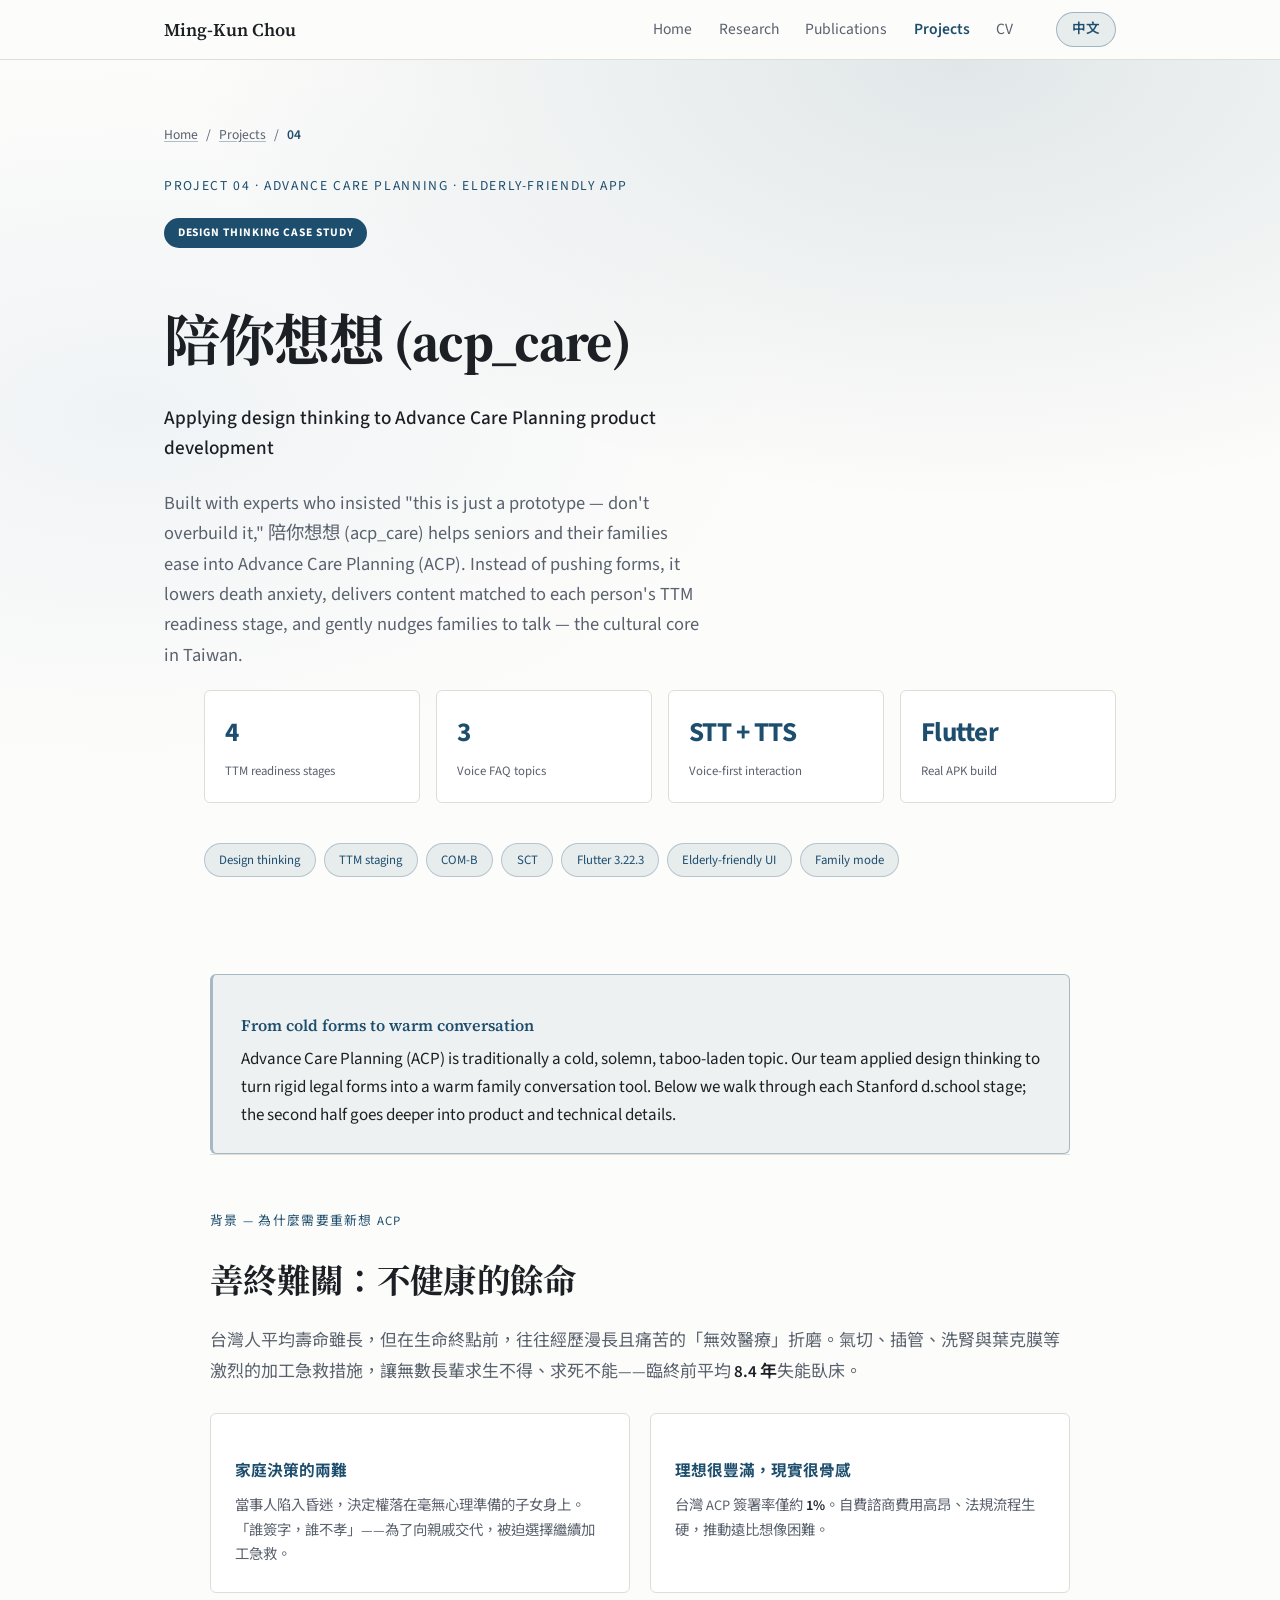
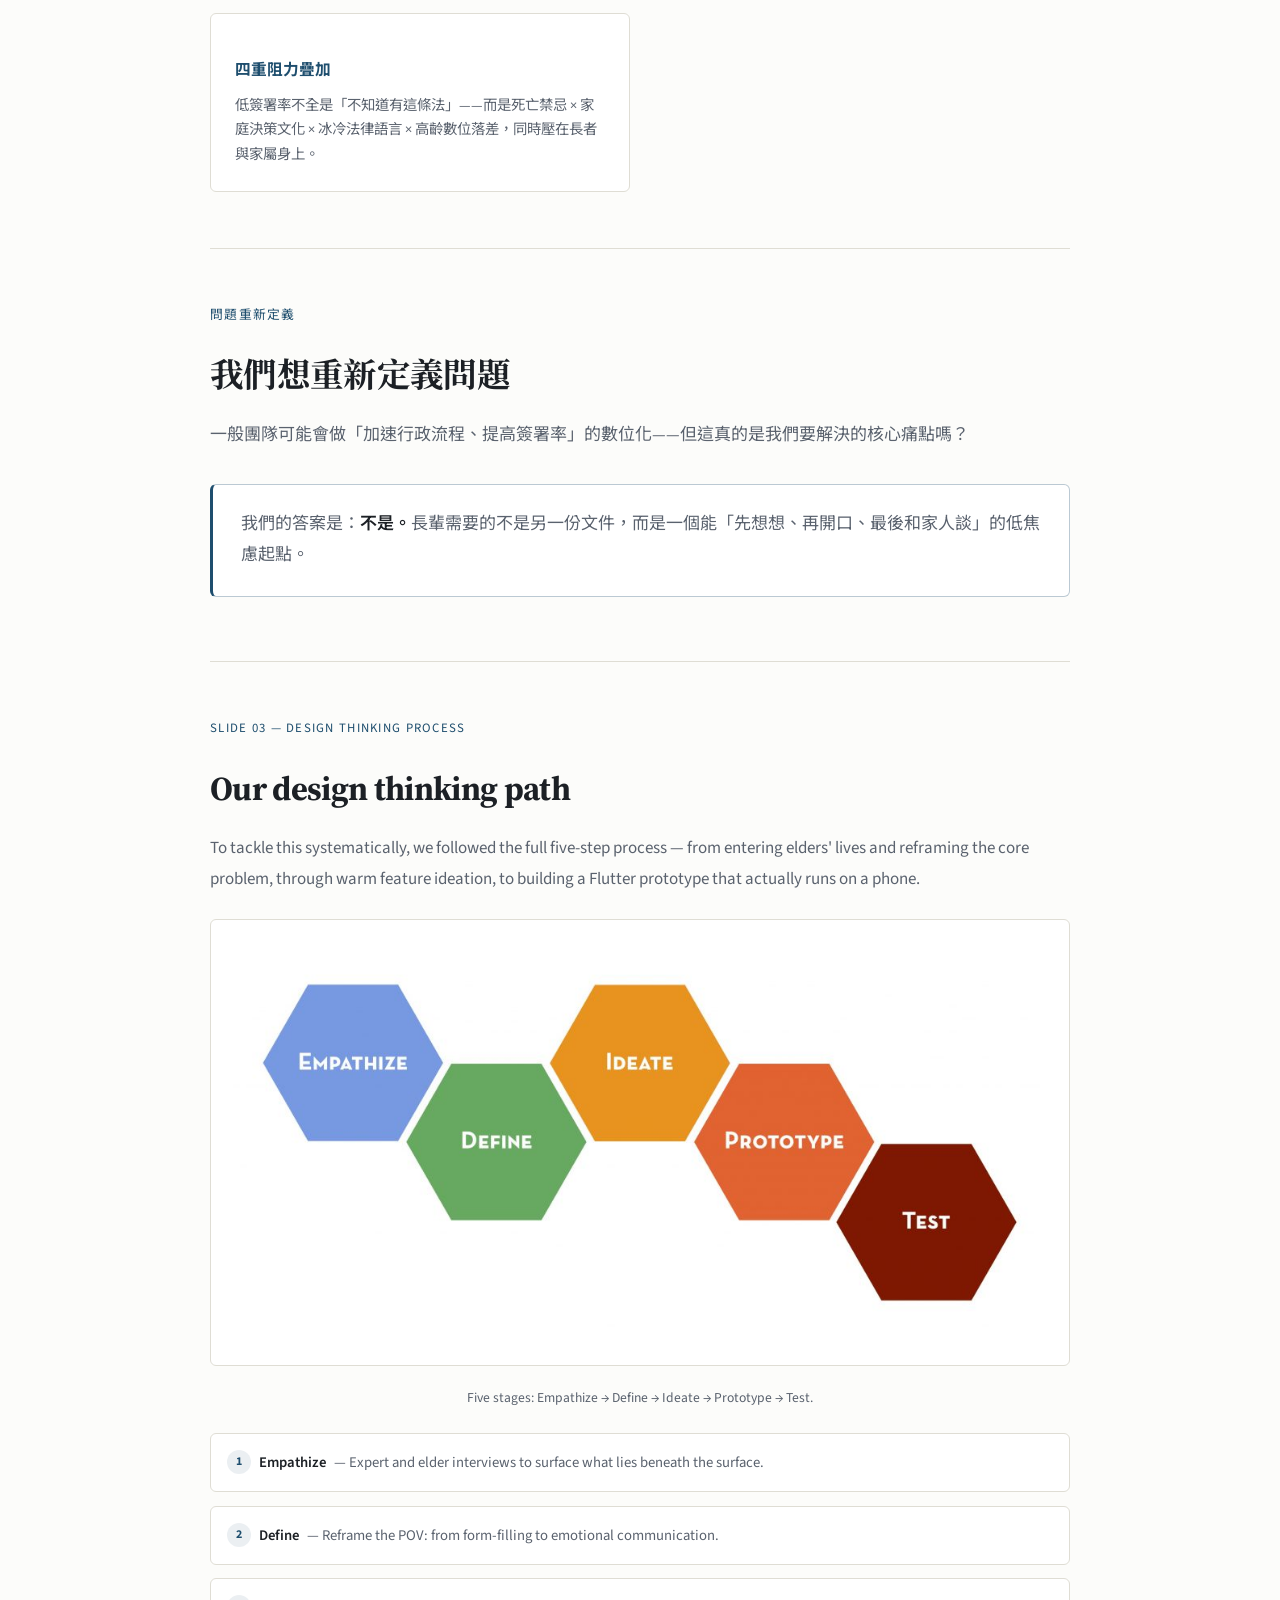
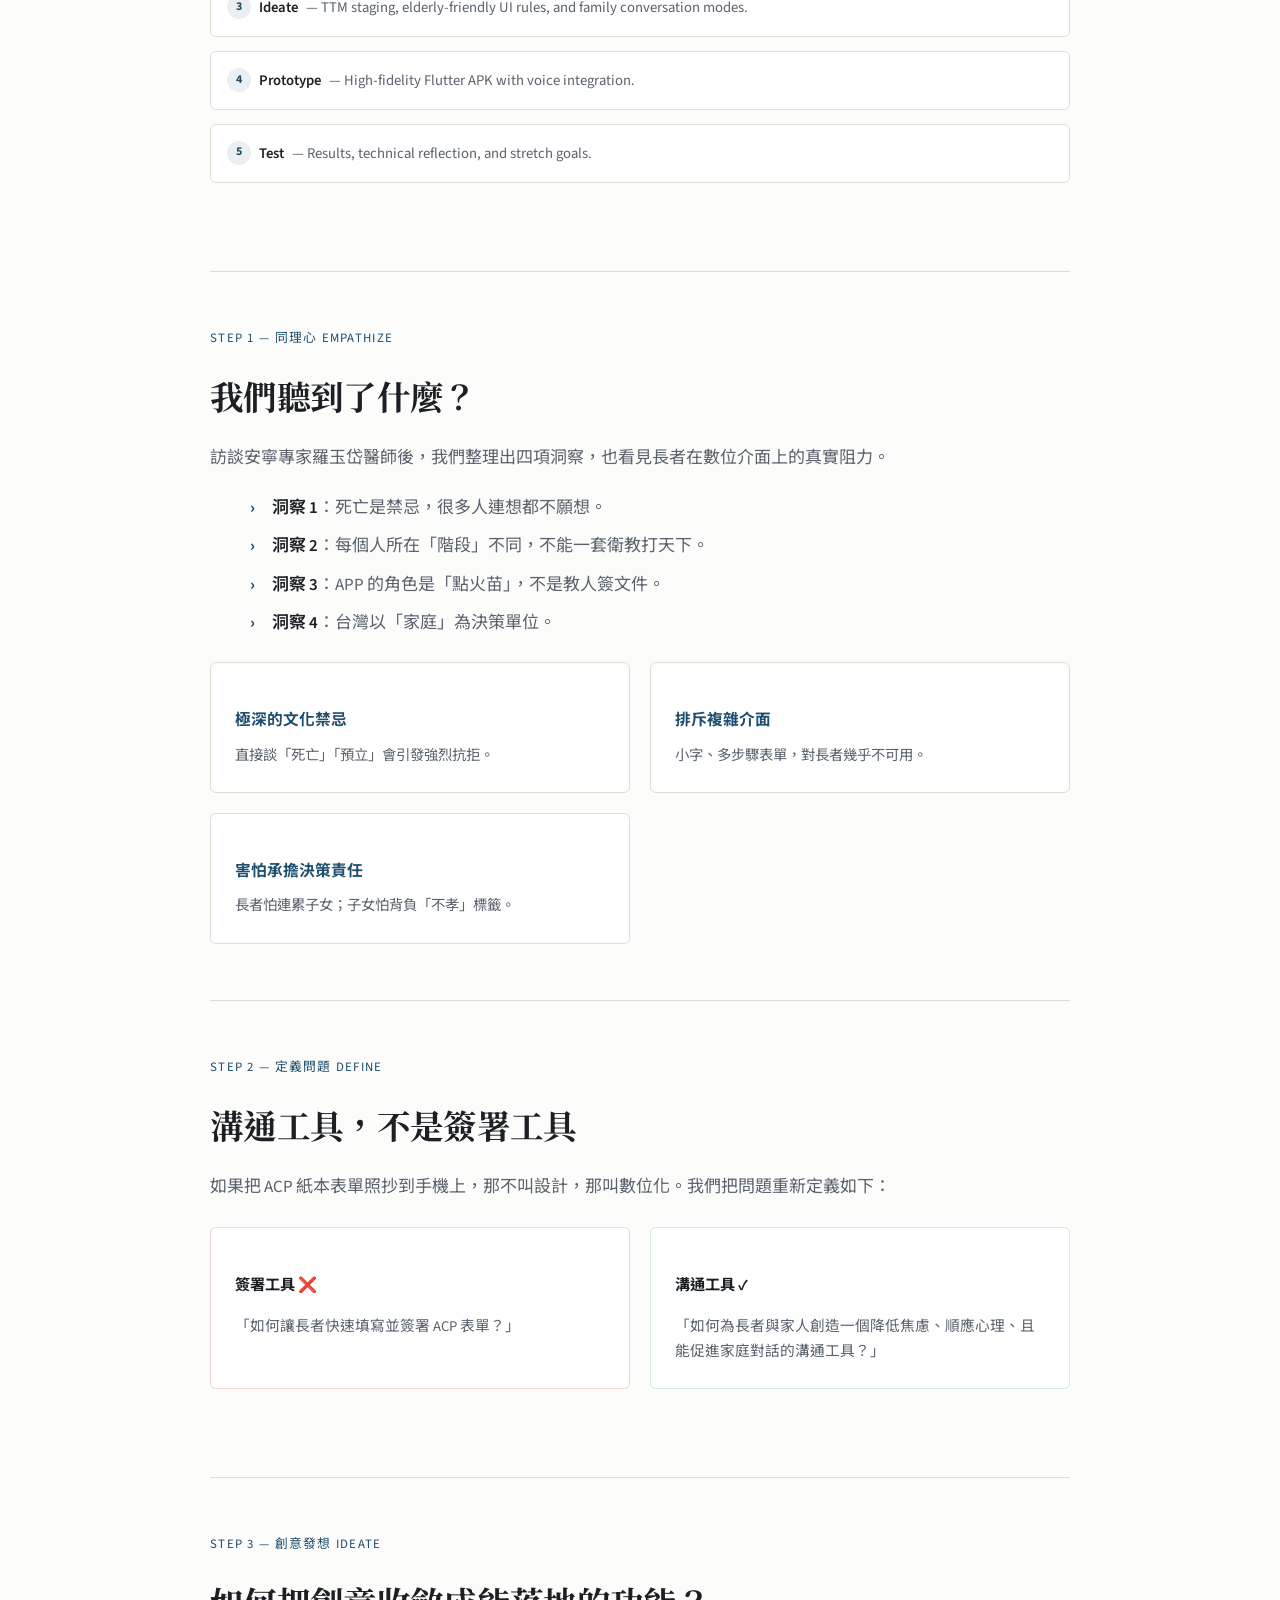
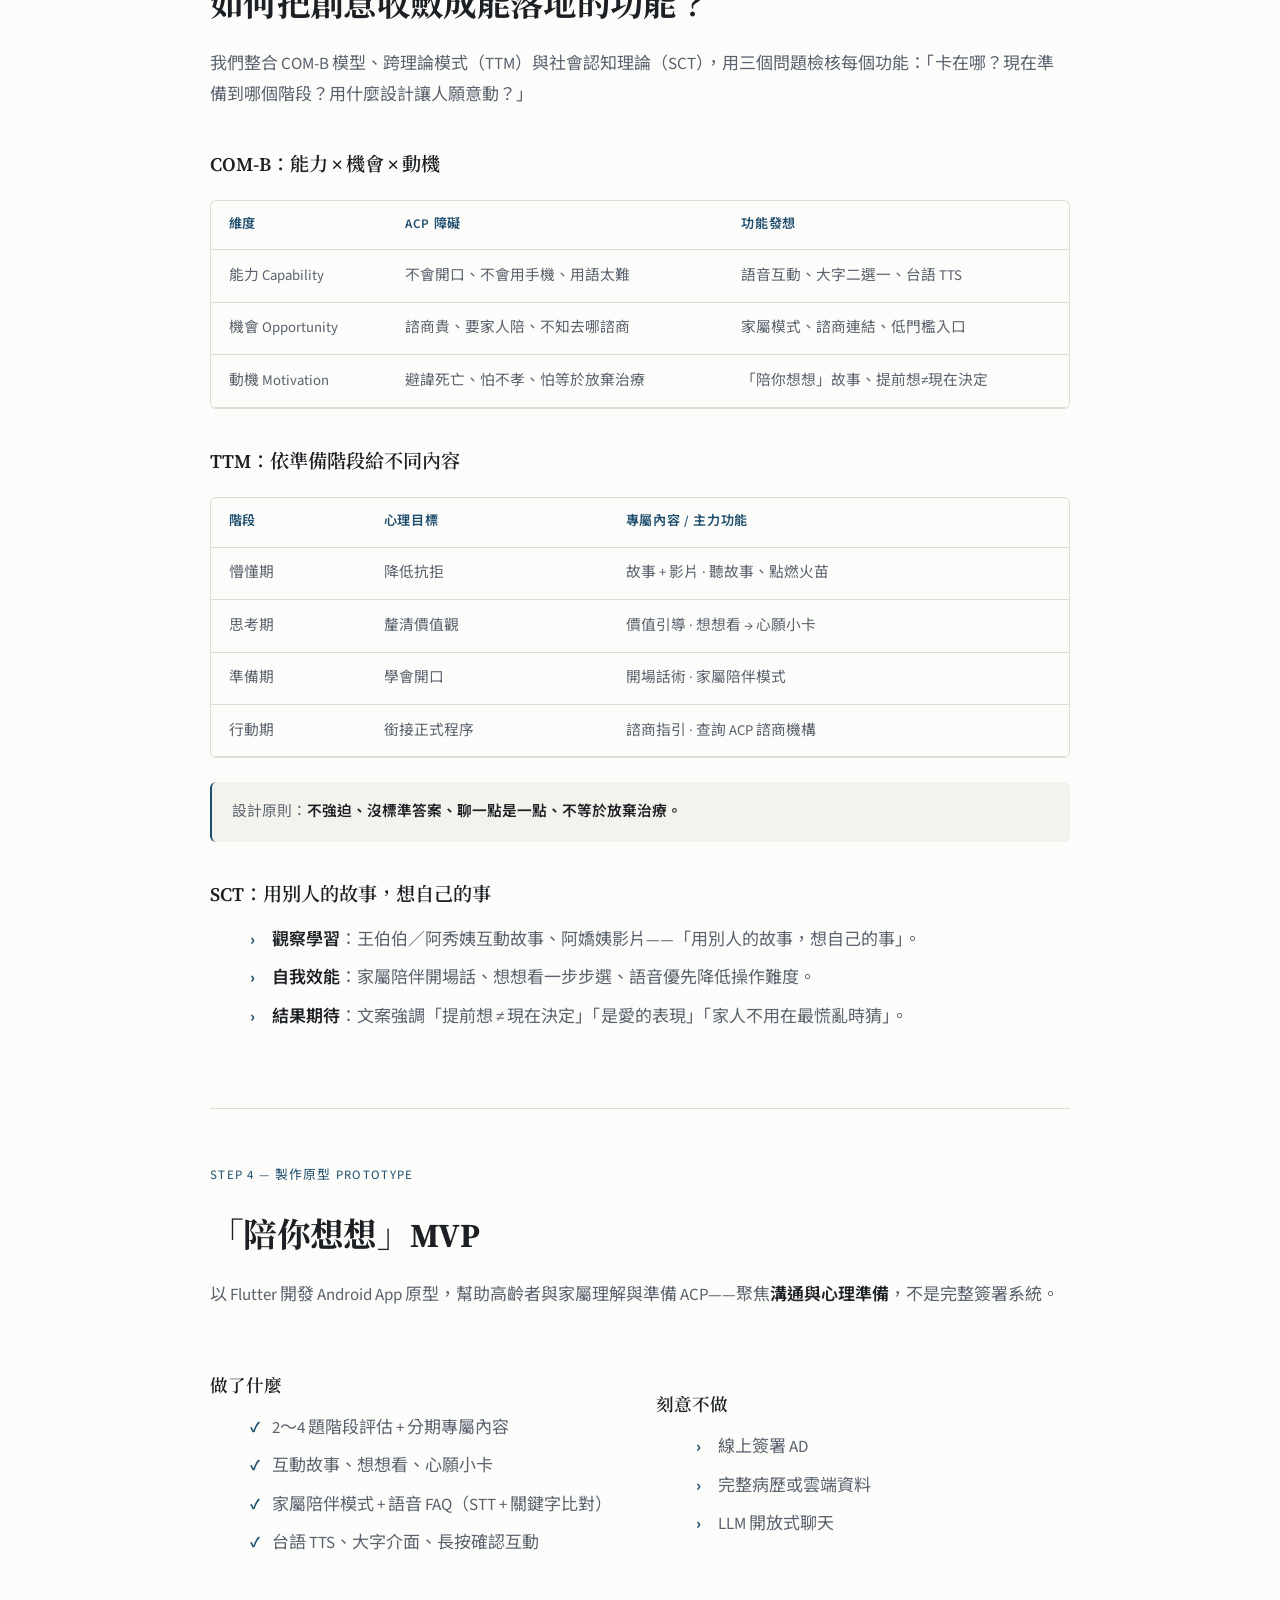
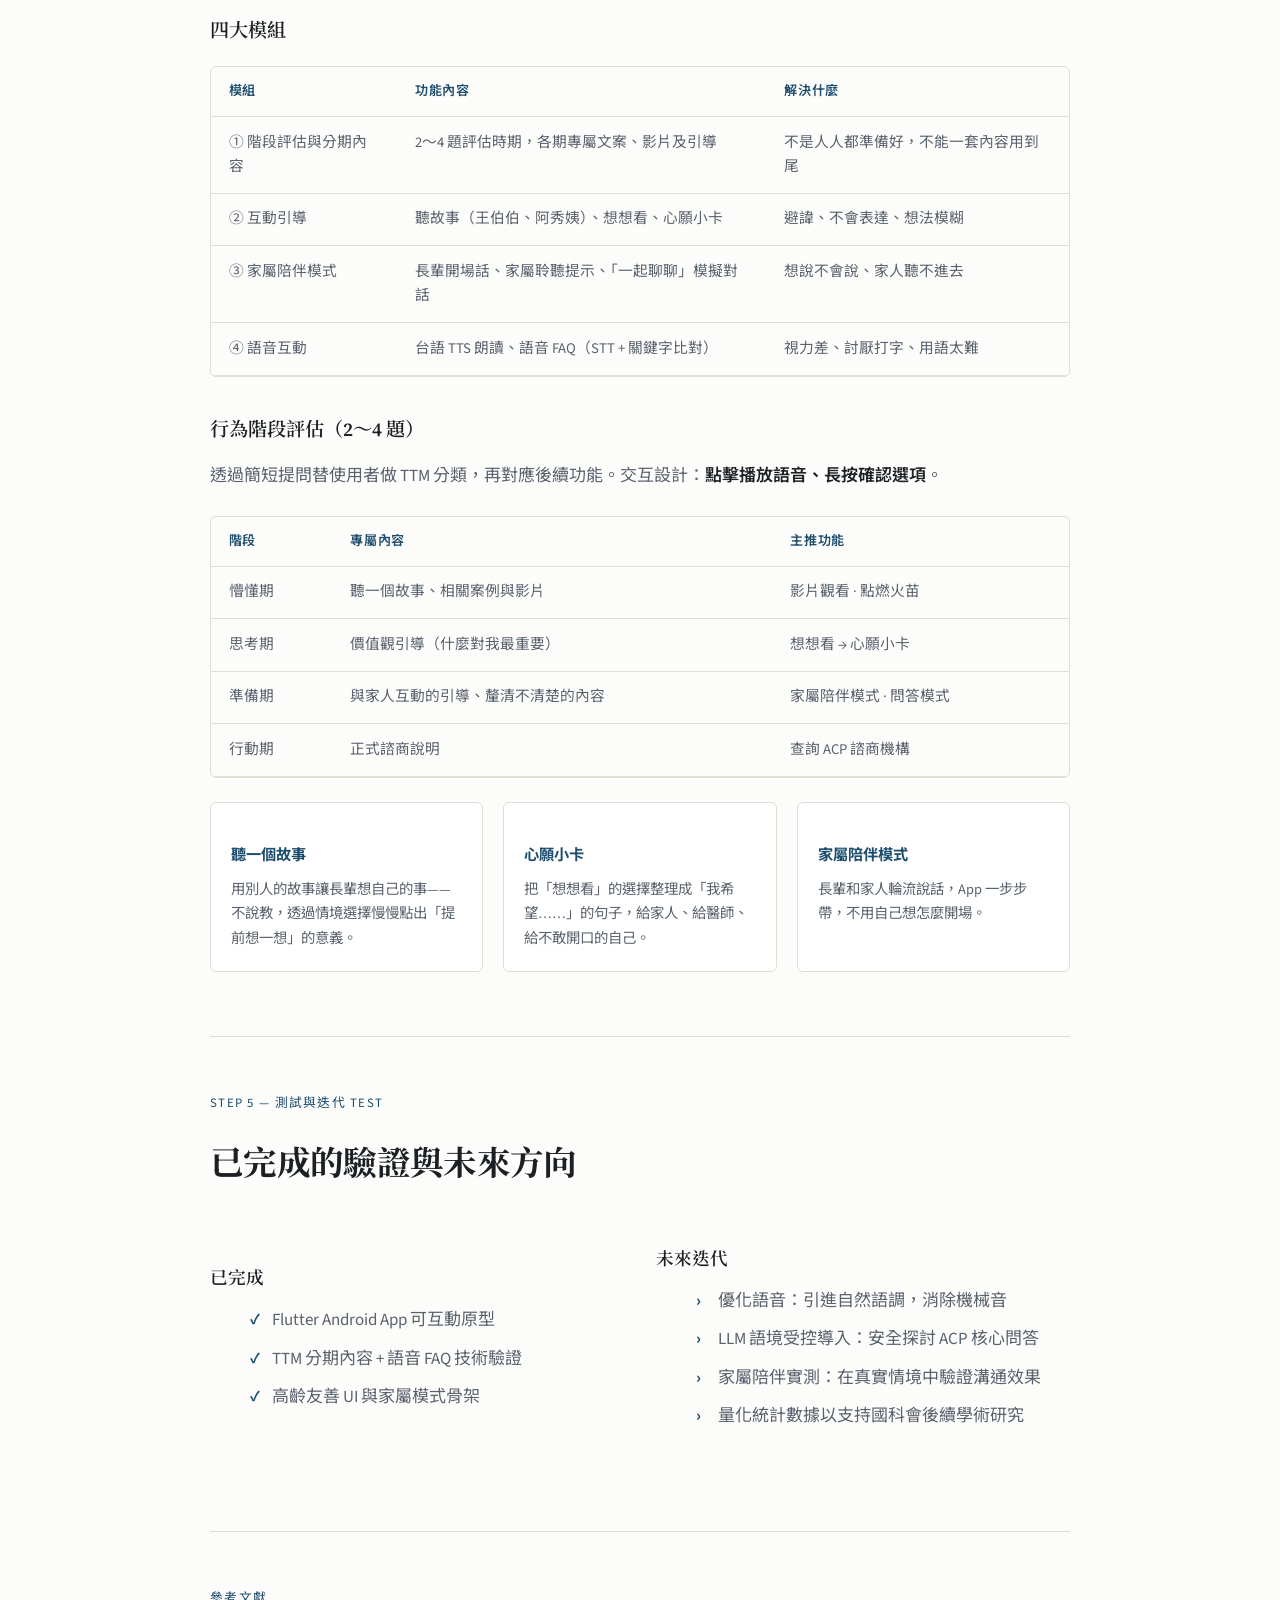
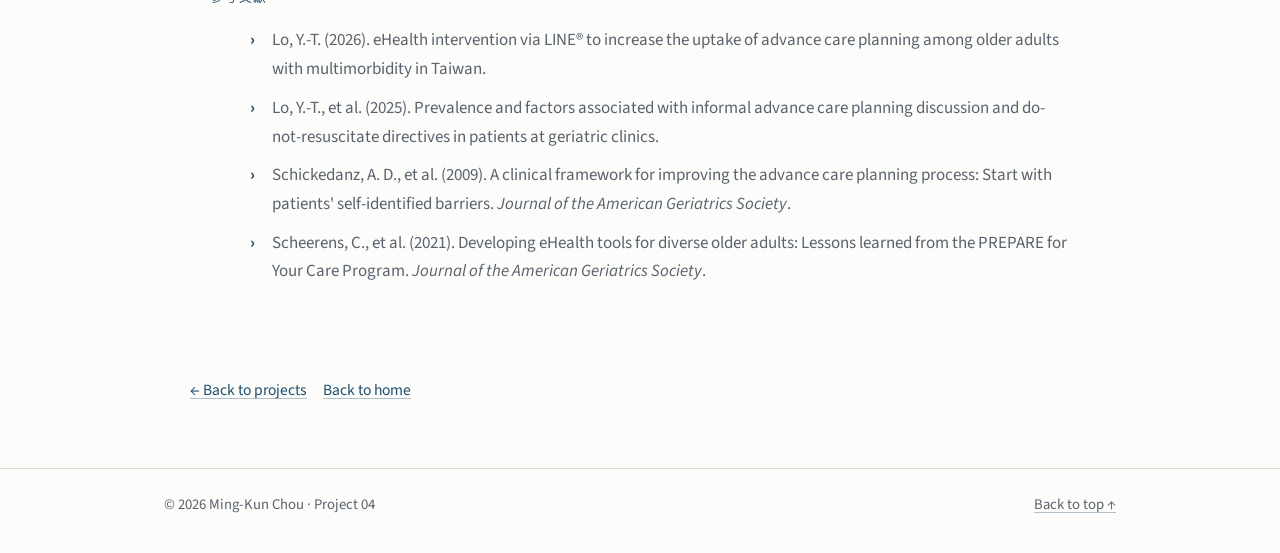
<file: project/4/index.html>
<!DOCTYPE html>
<html lang="en">
<head>
  <meta charset="UTF-8">
  <meta name="viewport" content="width=device-width, initial-scale=1.0">
  <meta name="description" content="陪你想想 (acp_care) — an elderly-friendly Flutter app that helps seniors and families understand and prepare for Advance Care Planning, with TTM-staged content and voice interaction.">
  <link rel="canonical" href="https://www.mk-chou.com/project/4">
  <title>Project 04 | An Elderly-Friendly ACP Companion App</title>
  <link rel="preconnect" href="https://fonts.googleapis.com">
  <link rel="preconnect" href="https://fonts.gstatic.com" crossorigin>
  <link href="https://fonts.googleapis.com/css2?family=Noto+Sans+TC:wght@400;500;700&family=Noto+Serif+TC:wght@600&family=Source+Sans+3:ital,wght@0,400;0,600;0,700;1,400&family=Source+Serif+4:wght@600&display=swap" rel="stylesheet">
  <link rel="stylesheet" href="../../css/style.css">
  <link rel="stylesheet" href="case.css">
</head>
<body class="case">
  <header class="site-header">
    <nav class="nav" aria-label="Main navigation" data-i18n="nav.label" data-i18n-attr="aria-label">
      <a href="../../" class="logo">Ming-Kun Chou</a>
      <div class="nav-end">
        <ul class="nav-links">
          <li><a href="../../" data-i18n="nav.home">Home</a></li>
          <li><a href="../../research/" data-i18n="nav.research">Research</a></li>
          <li><a href="../../publication/" data-i18n="nav.publications">Publications</a></li>
          <li><a href="../" class="active" aria-current="page" data-i18n="nav.projects">Projects</a></li>
          <li><a href="../../about/" data-i18n="nav.cv">CV</a></li>
        </ul>
        <button type="button" class="lang-toggle" id="lang-toggle" aria-label="Switch to Chinese">中文</button>
        <button class="nav-toggle" aria-label="Open menu" aria-expanded="false" data-i18n="nav.toggle" data-i18n-attr="aria-label">
          <span></span>
          <span></span>
        </button>
      </div>
    </nav>
  </header>

  <main class="case-main">
    <section class="case-hero">
      <div class="container">
        <nav class="case-breadcrumb" aria-label="Breadcrumb">
          <a href="../../" data-i18n="breadcrumb.home">Home</a>
          <span aria-hidden="true">/</span>
          <a href="../" data-i18n="breadcrumb.projects">Projects</a>
          <span aria-hidden="true">/</span>
          <span aria-current="page">04</span>
        </nav>
        <p class="case-eyebrow" data-i18n="hero.eyebrow">Project 04 · Advance Care Planning · Elderly-Friendly App</p>
        <span class="case-badge" data-i18n="hero.badge">Design Thinking Case Study</span>
        <h1 class="case-title" data-i18n="hero.title">陪你想想 (acp_care)</h1>
        <p class="case-subtitle" data-i18n="hero.subtitle">設計思考 × 高齡者 × ACP 數位照護</p>
        <p class="case-lead" data-i18n="hero.lead">
          Not another advance-care form — a phone companion that helps elders think first, speak up, and talk with family.
        </p>
        <ul class="case-stats">
          <li><strong>4</strong><span data-i18n="hero.stat1">TTM readiness stages</span></li>
          <li><strong>3</strong><span data-i18n="hero.stat2">Behavior-change theories</span></li>
          <li><strong>STT + TTS</strong><span data-i18n="hero.stat3">Voice-first interaction</span></li>
          <li><strong>Flutter</strong><span data-i18n="hero.stat4">Android MVP prototype</span></li>
        </ul>
        <ul class="case-tags">
          <li data-i18n="tag.dt">Design thinking</li>
          <li data-i18n="tag.ttm">TTM</li>
          <li data-i18n="tag.comb">COM-B</li>
          <li data-i18n="tag.sct">SCT</li>
          <li>Flutter 3.22.3</li>
          <li data-i18n="tag.elder">Elderly-friendly UI</li>
          <li data-i18n="tag.family">Family mode</li>
        </ul>
      </div>
    </section>

    <div class="container case-body">

      <div class="case-callout case-callout--note">
        <h3 data-i18n="pitch.note.h">從冰冷表單到溫暖對話</h3>
        <p data-i18n="pitch.note.p">以下依期末簡報整理：先看見台灣 ACP 的結構性困境，再以設計思考五步驟，把「不敢談」收斂成可落地的 Flutter 原型。</p>
      </div>

      <section class="case-section" id="background">
        <span class="case-section-label" data-i18n="pitch.bg.label">背景 — 為什麼需要重新想 ACP</span>
        <h2 data-i18n="pitch.bg.h2">善終難關：不健康的餘命</h2>
        <p data-i18n="pitch.bg.p1">台灣人平均壽命雖長，但在生命終點前，往往經歷漫長且痛苦的「無效醫療」折磨。氣切、插管、洗腎與葉克膜等激烈的加工急救措施，讓無數長輩求生不得、求死不能——臨終前平均 <strong>8.4 年</strong>失能臥床。</p>

        <div class="case-challenges">
          <div class="case-challenge">
            <h4 data-i18n="pitch.bg.c1.h">家庭決策的兩難</h4>
            <p data-i18n="pitch.bg.c1.p">當事人陷入昏迷，決定權落在毫無心理準備的子女身上。「誰簽字，誰不孝」——為了向親戚交代，被迫選擇繼續加工急救。</p>
          </div>
          <div class="case-challenge">
            <h4 data-i18n="pitch.bg.c2.h">理想很豐滿，現實很骨感</h4>
            <p data-i18n="pitch.bg.c2.p">台灣 ACP 簽署率僅約 <strong>1%</strong>。自費諮商費用高昂、法規流程生硬，推動遠比想像困難。</p>
          </div>
          <div class="case-challenge">
            <h4 data-i18n="pitch.bg.c3.h">四重阻力疊加</h4>
            <p data-i18n="pitch.bg.c3.p">低簽署率不全是「不知道有這條法」——而是死亡禁忌 × 家庭決策文化 × 冰冷法律語言 × 高齡數位落差，同時壓在長者與家屬身上。</p>
          </div>
        </div>
      </section>

      <section class="case-section" id="reframe">
        <span class="case-section-label" data-i18n="pitch.reframe.label">問題重新定義</span>
        <h2 data-i18n="pitch.reframe.h2">我們想重新定義問題</h2>
        <p data-i18n="pitch.reframe.p1">一般團隊可能會做「加速行政流程、提高簽署率」的數位化——但這真的是我們要解決的核心痛點嗎？</p>
        <div class="case-callout">
          <p data-i18n="pitch.reframe.p2" data-i18n-html>我們的答案是：<strong>不是。</strong>長輩需要的不是另一份文件，而是一個能「先想想、再開口、最後和家人談」的低焦慮起點。</p>
        </div>
      </section>

      <section class="case-section" id="process">
        <span class="case-section-label" data-i18n="pitch.s03.label">設計思考流程</span>
        <h2 data-i18n="pitch.s03.h2">Design Thinking</h2>
        <p data-i18n="pitch.s03.p1">依 Stanford d.school 五步驟推進：同理 → 定義 → 構思 → 原型 → 測試。每一步都對應簡報中的研究洞察與功能收斂。</p>

        <figure class="case-figure case-figure--wide">
          <img src="../1/assets/Desing_Thinking5.png" alt="Design thinking five-stage process" data-i18n-alt="pitch.s03.fig.alt" loading="lazy" width="1024" height="511">
          <figcaption data-i18n="pitch.s03.fig.cap">設計思考五階段：同理 → 定義 → 構思 → 原型 → 測試。</figcaption>
        </figure>

        <ol class="case-phases">
          <li><strong data-i18n="pitch.s03.f1.h">同理 Empathize</strong><span data-i18n="pitch.s03.f1.p"> — 訪談羅醫師，整理四項核心洞察。</span></li>
          <li><strong data-i18n="pitch.s03.f2.h">定義 Define</strong><span data-i18n="pitch.s03.f2.p"> — 從「簽署工具」轉為「溝通工具」。</span></li>
          <li><strong data-i18n="pitch.s03.f3.h">構思 Ideate</strong><span data-i18n="pitch.s03.f3.p"> — 以 COM-B、TTM、SCT 收斂功能。</span></li>
          <li><strong data-i18n="pitch.s03.f4.h">原型 Prototype</strong><span data-i18n="pitch.s03.f4.p"> — Flutter Android MVP，聚焦溝通與心理準備。</span></li>
          <li><strong data-i18n="pitch.s03.f5.h">測試 Test</strong><span data-i18n="pitch.s03.f5.p"> — 原型驗證完成，規劃語音、LLM 與實測迭代。</span></li>
        </ol>
      </section>

      <section class="case-section" id="empathize">
        <span class="case-section-label" data-i18n="pitch.emp.label">Step 1 — 同理心 Empathize</span>
        <h2 data-i18n="pitch.emp.h2">我們聽到了什麼？</h2>
        <p data-i18n="pitch.emp.p1">訪談安寧專家羅玉岱醫師後，我們整理出四項洞察，也看見長者在數位介面上的真實阻力。</p>

        <ol class="case-list case-list--numbered">
          <li data-i18n="pitch.emp.i1" data-i18n-html><strong>洞察 1</strong>：死亡是禁忌，很多人連想都不願想。</li>
          <li data-i18n="pitch.emp.i2" data-i18n-html><strong>洞察 2</strong>：每個人所在「階段」不同，不能一套衛教打天下。</li>
          <li data-i18n="pitch.emp.i3" data-i18n-html><strong>洞察 3</strong>：APP 的角色是「點火苗」，不是教人簽文件。</li>
          <li data-i18n="pitch.emp.i4" data-i18n-html><strong>洞察 4</strong>：台灣以「家庭」為決策單位。</li>
        </ol>

        <div class="case-challenges">
          <div class="case-challenge">
            <h4 data-i18n="pitch.emp.b1.h">極深的文化禁忌</h4>
            <p data-i18n="pitch.emp.b1.p">直接談「死亡」「預立」會引發強烈抗拒。</p>
          </div>
          <div class="case-challenge">
            <h4 data-i18n="pitch.emp.b2.h">排斥複雜介面</h4>
            <p data-i18n="pitch.emp.b2.p">小字、多步驟表單，對長者幾乎不可用。</p>
          </div>
          <div class="case-challenge">
            <h4 data-i18n="pitch.emp.b3.h">害怕承擔決策責任</h4>
            <p data-i18n="pitch.emp.b3.p">長者怕連累子女；子女怕背負「不孝」標籤。</p>
          </div>
        </div>
      </section>

      <section class="case-section" id="define">
        <span class="case-section-label" data-i18n="pitch.def.label">Step 2 — 定義問題 Define</span>
        <h2 data-i18n="pitch.def.h2">溝通工具，不是簽署工具</h2>
        <p data-i18n="pitch.def.p1">如果把 ACP 紙本表單照抄到手機上，那不叫設計，那叫數位化。我們把問題重新定義如下：</p>
        <div class="case-compare">
          <div class="case-compare-col case-compare-col--bad">
            <h4 data-i18n="pitch.def.old.h">簽署工具 ❌</h4>
            <p data-i18n="pitch.def.old.p">「如何讓長者快速填寫並簽署 ACP 表單？」</p>
          </div>
          <div class="case-compare-col case-compare-col--good">
            <h4 data-i18n="pitch.def.new.h">溝通工具 ✓</h4>
            <p data-i18n="pitch.def.new.p">「如何為長者與家人創造一個降低焦慮、順應心理、且能促進家庭對話的溝通工具？」</p>
          </div>
        </div>
      </section>

      <section class="case-section" id="ideate">
        <span class="case-section-label" data-i18n="pitch.ide.label">Step 3 — 創意發想 Ideate</span>
        <h2 data-i18n="pitch.ide.h2">如何把創意收斂成能落地的功能？</h2>
        <p data-i18n="pitch.ide.p1">我們整合 COM-B 模型、跨理論模式（TTM）與社會認知理論（SCT），用三個問題檢核每個功能：「卡在哪？現在準備到哪個階段？用什麼設計讓人願意動？」</p>

        <h3 class="case-subhead" data-i18n="pitch.ide.comb.h">COM-B：能力 × 機會 × 動機</h3>
        <div class="case-table-wrap">
          <table class="case-table case-table--full">
            <thead>
              <tr>
                <th data-i18n="pitch.ide.comb.th1">維度</th>
                <th data-i18n="pitch.ide.comb.th2">ACP 障礙</th>
                <th data-i18n="pitch.ide.comb.th3">功能發想</th>
              </tr>
            </thead>
            <tbody>
              <tr>
                <td data-i18n="pitch.ide.comb.r1a">能力 Capability</td>
                <td data-i18n="pitch.ide.comb.r1b">不會開口、不會用手機、用語太難</td>
                <td data-i18n="pitch.ide.comb.r1c">語音互動、大字二選一、台語 TTS</td>
              </tr>
              <tr>
                <td data-i18n="pitch.ide.comb.r2a">機會 Opportunity</td>
                <td data-i18n="pitch.ide.comb.r2b">諮商貴、要家人陪、不知去哪諮商</td>
                <td data-i18n="pitch.ide.comb.r2c">家屬模式、諮商連結、低門檻入口</td>
              </tr>
              <tr>
                <td data-i18n="pitch.ide.comb.r3a">動機 Motivation</td>
                <td data-i18n="pitch.ide.comb.r3b">避諱死亡、怕不孝、怕等於放棄治療</td>
                <td data-i18n="pitch.ide.comb.r3c">「陪你想想」故事、提前想≠現在決定</td>
              </tr>
            </tbody>
          </table>
        </div>

        <h3 class="case-subhead" data-i18n="pitch.ide.ttm.h">TTM：依準備階段給不同內容</h3>
        <div class="case-table-wrap">
          <table class="case-table case-table--full">
            <thead>
              <tr>
                <th data-i18n="pitch.ide.ttm.th1">階段</th>
                <th data-i18n="pitch.ide.ttm.th2">心理目標</th>
                <th data-i18n="pitch.ide.ttm.th3">專屬內容 / 主力功能</th>
              </tr>
            </thead>
            <tbody>
              <tr>
                <td data-i18n="pitch.ide.ttm.r1a">懵懂期</td>
                <td data-i18n="pitch.ide.ttm.r1b">降低抗拒</td>
                <td data-i18n="pitch.ide.ttm.r1c">故事 + 影片 · 聽故事、點燃火苗</td>
              </tr>
              <tr>
                <td data-i18n="pitch.ide.ttm.r2a">思考期</td>
                <td data-i18n="pitch.ide.ttm.r2b">釐清價值觀</td>
                <td data-i18n="pitch.ide.ttm.r2c">價值引導 · 想想看 → 心願小卡</td>
              </tr>
              <tr>
                <td data-i18n="pitch.ide.ttm.r3a">準備期</td>
                <td data-i18n="pitch.ide.ttm.r3b">學會開口</td>
                <td data-i18n="pitch.ide.ttm.r3c">開場話術 · 家屬陪伴模式</td>
              </tr>
              <tr>
                <td data-i18n="pitch.ide.ttm.r4a">行動期</td>
                <td data-i18n="pitch.ide.ttm.r4b">銜接正式程序</td>
                <td data-i18n="pitch.ide.ttm.r4c">諮商指引 · 查詢 ACP 諮商機構</td>
              </tr>
            </tbody>
          </table>
        </div>
        <p class="case-note" data-i18n="pitch.ide.ttm.note" data-i18n-html>設計原則：<strong>不強迫、沒標準答案、聊一點是一點、不等於放棄治療。</strong></p>

        <h3 class="case-subhead" data-i18n="pitch.ide.sct.h">SCT：用別人的故事，想自己的事</h3>
        <ul class="case-list">
          <li data-i18n="pitch.ide.sct.l1" data-i18n-html><strong>觀察學習</strong>：王伯伯／阿秀姨互動故事、阿嬌姨影片——「用別人的故事，想自己的事」。</li>
          <li data-i18n="pitch.ide.sct.l2" data-i18n-html><strong>自我效能</strong>：家屬陪伴開場話、想想看一步步選、語音優先降低操作難度。</li>
          <li data-i18n="pitch.ide.sct.l3" data-i18n-html><strong>結果期待</strong>：文案強調「提前想 ≠ 現在決定」「是愛的表現」「家人不用在最慌亂時猜」。</li>
        </ul>
      </section>

      <section class="case-section" id="prototype">
        <span class="case-section-label" data-i18n="pitch.proto.label">Step 4 — 製作原型 Prototype</span>
        <h2 data-i18n="pitch.proto.h2">「陪你想想」MVP</h2>
        <p data-i18n="pitch.proto.p1">以 Flutter 開發 Android App 原型，幫助高齡者與家屬理解與準備 ACP——聚焦<strong>溝通與心理準備</strong>，不是完整簽署系統。</p>

        <div class="case-grid-2">
          <div class="case-text-block">
            <h3 class="case-subhead" data-i18n="pitch.proto.did.h">做了什麼</h3>
            <ul class="case-list case-list--check">
              <li data-i18n="pitch.proto.did.l1">2～4 題階段評估 + 分期專屬內容</li>
              <li data-i18n="pitch.proto.did.l2">互動故事、想想看、心願小卡</li>
              <li data-i18n="pitch.proto.did.l3">家屬陪伴模式 + 語音 FAQ（STT + 關鍵字比對）</li>
              <li data-i18n="pitch.proto.did.l4">台語 TTS、大字介面、長按確認互動</li>
            </ul>
          </div>
          <div class="case-text-block">
            <h3 class="case-subhead" data-i18n="pitch.proto.skip.h">刻意不做</h3>
            <ul class="case-list">
              <li data-i18n="pitch.proto.skip.l1">線上簽署 AD</li>
              <li data-i18n="pitch.proto.skip.l2">完整病歷或雲端資料</li>
              <li data-i18n="pitch.proto.skip.l3">LLM 開放式聊天</li>
            </ul>
          </div>
        </div>

        <h3 class="case-subhead" data-i18n="pitch.proto.mod.h">四大模組</h3>
        <div class="case-table-wrap">
          <table class="case-table case-table--full">
            <thead>
              <tr>
                <th data-i18n="pitch.proto.mod.th1">模組</th>
                <th data-i18n="pitch.proto.mod.th2">功能內容</th>
                <th data-i18n="pitch.proto.mod.th3">解決什麼</th>
              </tr>
            </thead>
            <tbody>
              <tr>
                <td data-i18n="pitch.proto.mod.r1a">① 階段評估與分期內容</td>
                <td data-i18n="pitch.proto.mod.r1b">2～4 題評估時期，各期專屬文案、影片及引導</td>
                <td data-i18n="pitch.proto.mod.r1c">不是人人都準備好，不能一套內容用到尾</td>
              </tr>
              <tr>
                <td data-i18n="pitch.proto.mod.r2a">② 互動引導</td>
                <td data-i18n="pitch.proto.mod.r2b">聽故事（王伯伯、阿秀姨）、想想看、心願小卡</td>
                <td data-i18n="pitch.proto.mod.r2c">避諱、不會表達、想法模糊</td>
              </tr>
              <tr>
                <td data-i18n="pitch.proto.mod.r3a">③ 家屬陪伴模式</td>
                <td data-i18n="pitch.proto.mod.r3b">長輩開場話、家屬聆聽提示、「一起聊聊」模擬對話</td>
                <td data-i18n="pitch.proto.mod.r3c">想說不會說、家人聽不進去</td>
              </tr>
              <tr>
                <td data-i18n="pitch.proto.mod.r4a">④ 語音互動</td>
                <td data-i18n="pitch.proto.mod.r4b">台語 TTS 朗讀、語音 FAQ（STT + 關鍵字比對）</td>
                <td data-i18n="pitch.proto.mod.r4c">視力差、討厭打字、用語太難</td>
              </tr>
            </tbody>
          </table>
        </div>

        <h3 class="case-subhead" data-i18n="pitch.proto.assess.h">行為階段評估（2～4 題）</h3>
        <p data-i18n="pitch.proto.assess.p">透過簡短提問替使用者做 TTM 分類，再對應後續功能。交互設計：<strong>點擊播放語音、長按確認選項</strong>。</p>
        <div class="case-table-wrap">
          <table class="case-table case-table--full">
            <thead>
              <tr>
                <th data-i18n="pitch.proto.stage.th1">階段</th>
                <th data-i18n="pitch.proto.stage.th2">專屬內容</th>
                <th data-i18n="pitch.proto.stage.th3">主推功能</th>
              </tr>
            </thead>
            <tbody>
              <tr><td data-i18n="pitch.proto.stage.r1a">懵懂期</td><td data-i18n="pitch.proto.stage.r1b">聽一個故事、相關案例與影片</td><td data-i18n="pitch.proto.stage.r1c">影片觀看 · 點燃火苗</td></tr>
              <tr><td data-i18n="pitch.proto.stage.r2a">思考期</td><td data-i18n="pitch.proto.stage.r2b">價值觀引導（什麼對我最重要）</td><td data-i18n="pitch.proto.stage.r2c">想想看 → 心願小卡</td></tr>
              <tr><td data-i18n="pitch.proto.stage.r3a">準備期</td><td data-i18n="pitch.proto.stage.r3b">與家人互動的引導、釐清不清楚的內容</td><td data-i18n="pitch.proto.stage.r3c">家屬陪伴模式 · 問答模式</td></tr>
              <tr><td data-i18n="pitch.proto.stage.r4a">行動期</td><td data-i18n="pitch.proto.stage.r4b">正式諮商說明</td><td data-i18n="pitch.proto.stage.r4c">查詢 ACP 諮商機構</td></tr>
            </tbody>
          </table>
        </div>

        <div class="case-grid-3">
          <div class="case-platform">
            <h4 data-i18n="pitch.proto.f1.h">聽一個故事</h4>
            <p data-i18n="pitch.proto.f1.p">用別人的故事讓長輩想自己的事——不說教，透過情境選擇慢慢點出「提前想一想」的意義。</p>
          </div>
          <div class="case-platform">
            <h4 data-i18n="pitch.proto.f2.h">心願小卡</h4>
            <p data-i18n="pitch.proto.f2.p">把「想想看」的選擇整理成「我希望……」的句子，給家人、給醫師、給不敢開口的自己。</p>
          </div>
          <div class="case-platform">
            <h4 data-i18n="pitch.proto.f3.h">家屬陪伴模式</h4>
            <p data-i18n="pitch.proto.f3.p">長輩和家人輪流說話，App 一步步帶，不用自己想怎麼開場。</p>
          </div>
        </div>
      </section>

      <section class="case-section" id="test">
        <span class="case-section-label" data-i18n="pitch.test.label">Step 5 — 測試與迭代 Test</span>
        <h2 data-i18n="pitch.test.h2">已完成的驗證與未來方向</h2>
        <div class="case-grid-2">
          <div class="case-text-block">
            <h3 class="case-subhead" data-i18n="pitch.test.done.h">已完成</h3>
            <ul class="case-list case-list--check">
              <li data-i18n="pitch.test.done.l1">Flutter Android App 可互動原型</li>
              <li data-i18n="pitch.test.done.l2">TTM 分期內容 + 語音 FAQ 技術驗證</li>
              <li data-i18n="pitch.test.done.l3">高齡友善 UI 與家屬模式骨架</li>
            </ul>
          </div>
          <div class="case-text-block">
            <h3 class="case-subhead" data-i18n="pitch.test.next.h">未來迭代</h3>
            <ul class="case-list">
              <li data-i18n="pitch.test.next.l1">優化語音：引進自然語調，消除機械音</li>
              <li data-i18n="pitch.test.next.l2">LLM 語境受控導入：安全探討 ACP 核心問答</li>
              <li data-i18n="pitch.test.next.l3">家屬陪伴實測：在真實情境中驗證溝通效果</li>
              <li data-i18n="pitch.test.next.l4">量化統計數據以支持國科會後續學術研究</li>
            </ul>
          </div>
        </div>
      </section>

      <section class="case-section" id="references">
        <span class="case-section-label" data-i18n="pitch.refs.label">參考文獻</span>
        <ul class="case-list case-list--refs">
          <li data-i18n="pitch.refs.r1">Lo, Y.-T. (2026). eHealth intervention via LINE® to increase the uptake of advance care planning among older adults with multimorbidity in Taiwan.</li>
          <li data-i18n="pitch.refs.r2">Lo, Y.-T., et al. (2025). Prevalence and factors associated with informal advance care planning discussion and do-not-resuscitate directives in patients at geriatric clinics.</li>
          <li data-i18n="pitch.refs.r3">Schickedanz, A. D., et al. (2009). A clinical framework for improving the advance care planning process: Start with patients' self-identified barriers. <em>Journal of the American Geriatrics Society</em>.</li>
          <li data-i18n="pitch.refs.r4">Scheerens, C., et al. (2021). Developing eHealth tools for diverse older adults: Lessons learned from the PREPARE for Your Care Program. <em>Journal of the American Geriatrics Society</em>.</li>
        </ul>
      </section>
    </div>

    <div class="container case-actions">
      <a href="../" class="back-home" data-i18n="actions.projects">← Back to projects</a>
      <a href="../../" class="back-home" data-i18n="actions.home">Back to home</a>
    </div>
  </main>

  <footer class="site-footer">
    <div class="container footer-inner">
      <p>&copy; <span id="year"></span> Ming-Kun Chou · <span data-i18n="footer.copy">Project 04</span></p>
      <a href="#" class="back-to-top" data-i18n="footer.top">Back to top ↑</a>
    </div>
  </footer>

  <script src="case-i18n.js"></script>
  <script src="../../js/main.js"></script>
</body>
</html>
</file>
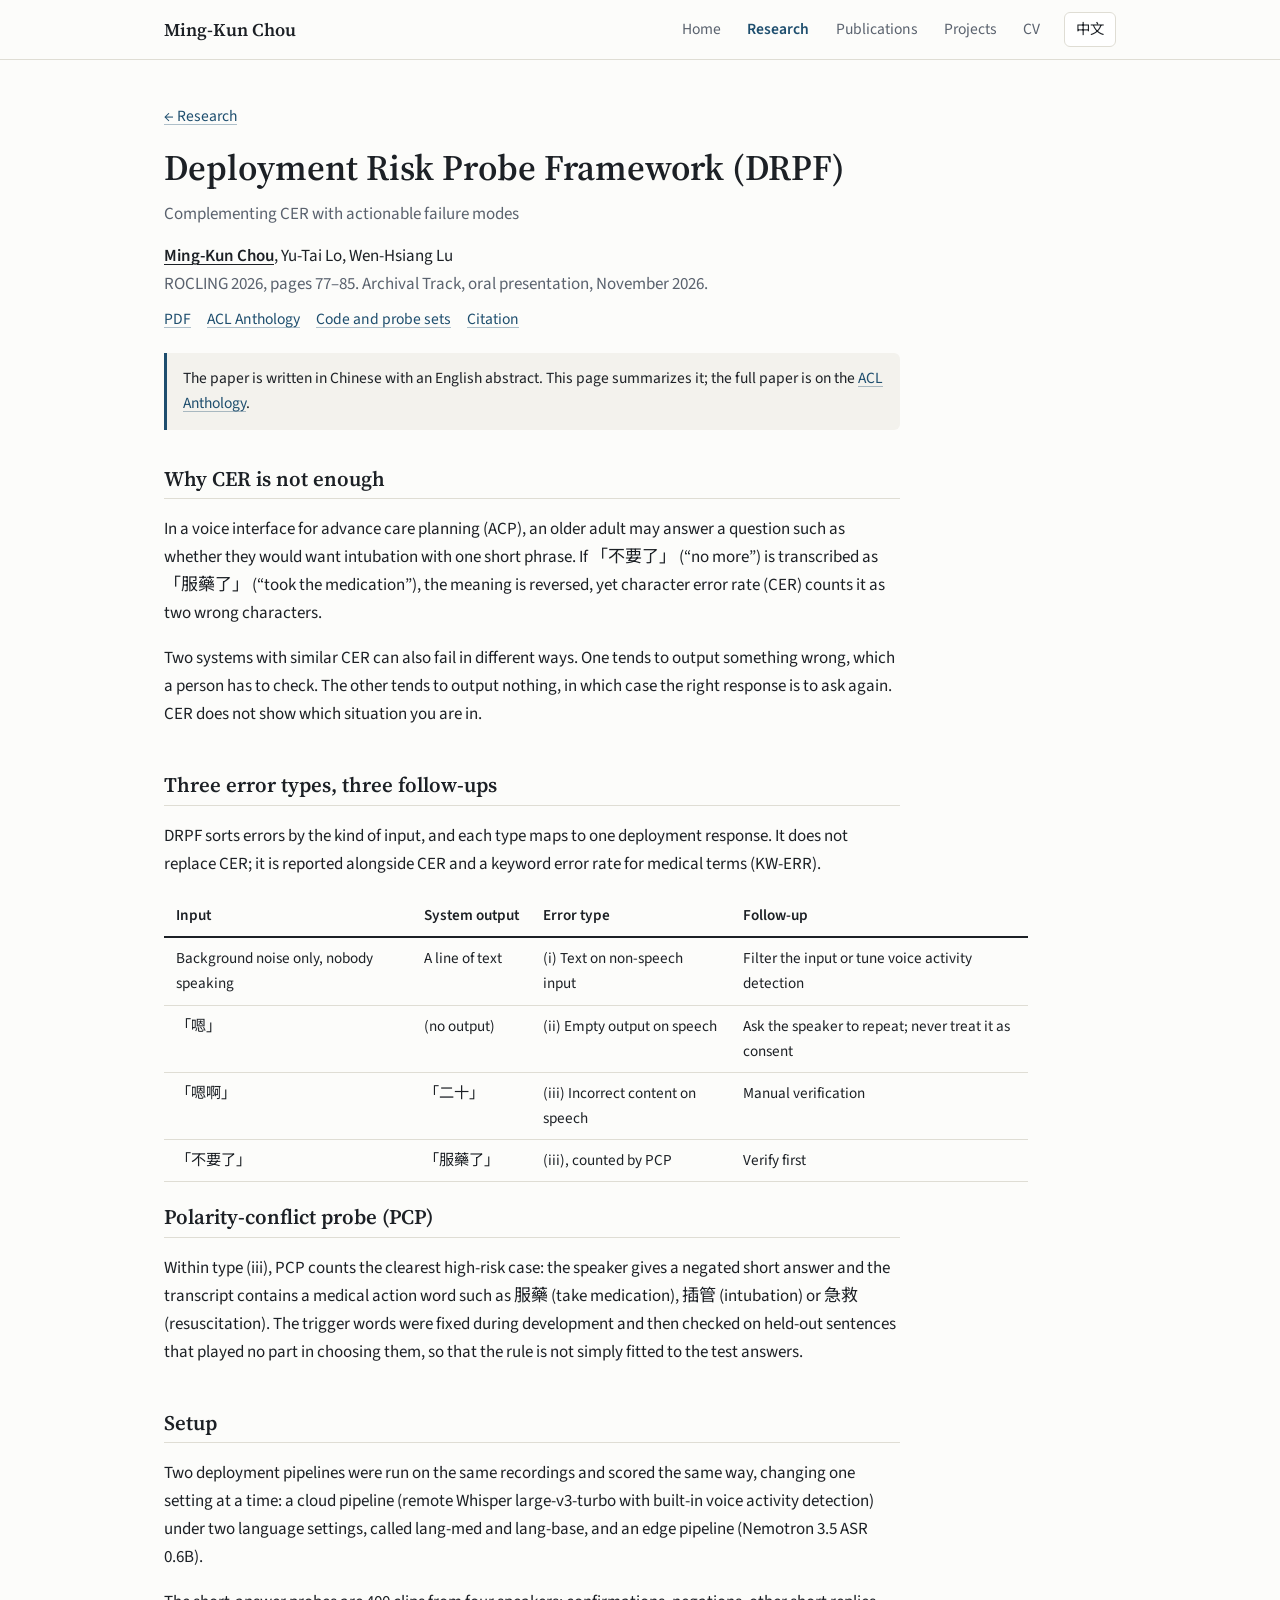
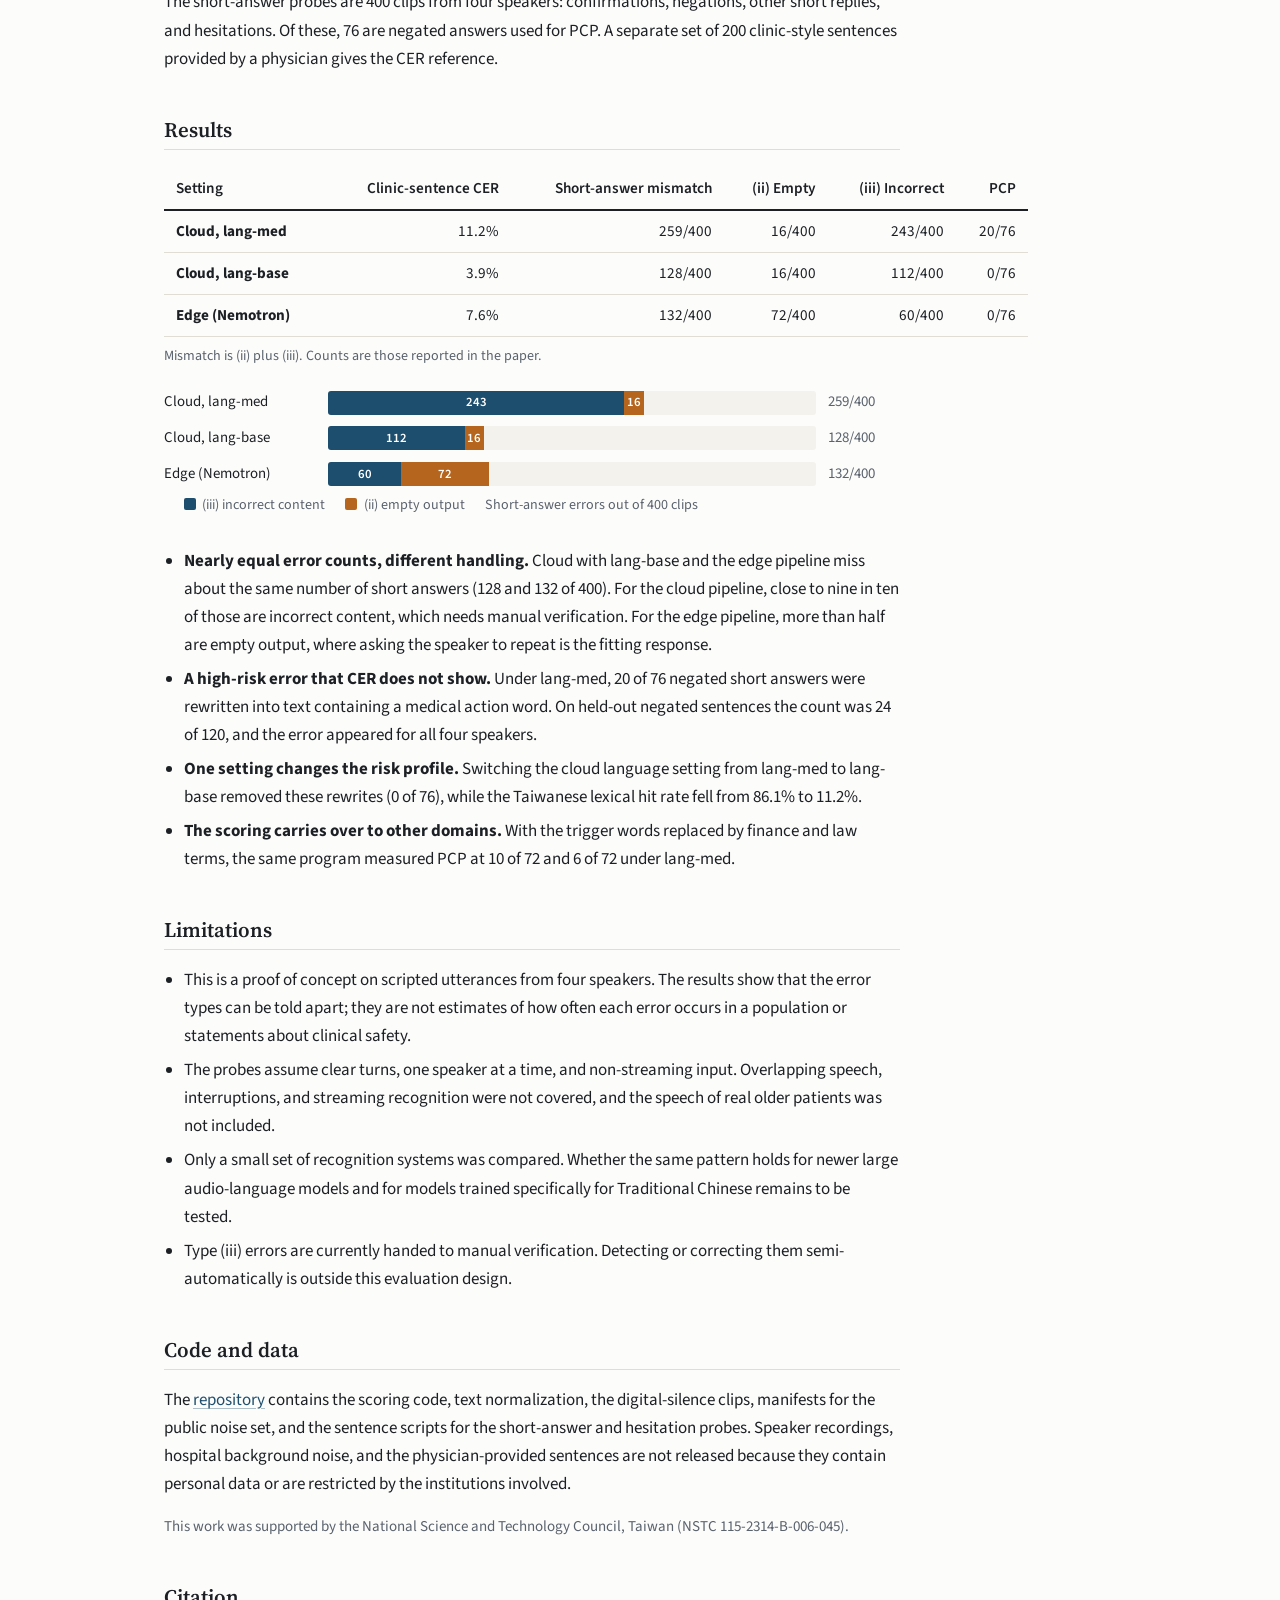
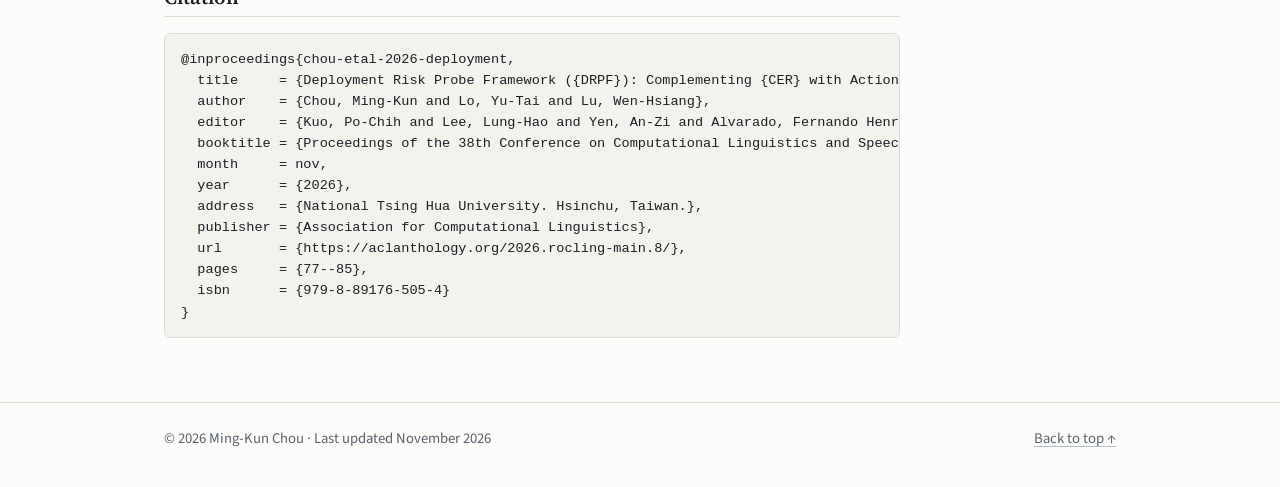
<file: research/drpf/index.html>
<!DOCTYPE html>
<html lang="en">
<head>
  <meta charset="UTF-8">
  <meta name="viewport" content="width=device-width, initial-scale=1.0">
  <meta name="description" content="DRPF sorts speech recognition errors into three types by the follow-up each one needs, and adds a probe for negated answers rewritten into medical action words. ROCLING 2026.">
  <meta name="author" content="Ming-Kun Chou">
  <link rel="canonical" href="https://www.mk-chou.com/research/drpf/">
  <title>DRPF: Deployment Risk Probe Framework | Ming-Kun Chou</title>
  <link rel="preconnect" href="https://fonts.googleapis.com">
  <link rel="preconnect" href="https://fonts.gstatic.com" crossorigin>
  <link href="https://fonts.googleapis.com/css2?family=Noto+Sans+TC:wght@400;500;700&family=Noto+Serif+TC:wght@600&family=Source+Sans+3:ital,wght@0,400;0,600;0,700;1,400&family=Source+Serif+4:wght@600&display=swap" rel="stylesheet">
  <link rel="stylesheet" href="../../css/style.css">
</head>
<body data-page="research.drpf">
  <header class="site-header">
    <nav class="nav" aria-label="Main navigation" data-i18n="nav.label" data-i18n-attr="aria-label">
      <a href="../../" class="logo">Ming-Kun Chou</a>
      <div class="nav-end">
        <ul class="nav-links">
          <li><a href="../../" data-i18n="nav.home">Home</a></li>
          <li><a href="../../research/" class="active" aria-current="page" data-i18n="nav.research">Research</a></li>
          <li><a href="../../publication/" data-i18n="nav.publications">Publications</a></li>
          <li><a href="../../project/" data-i18n="nav.projects">Projects</a></li>
          <li><a href="../../about/" data-i18n="nav.cv">CV</a></li>
        </ul>
        <button type="button" class="lang-toggle" id="lang-toggle" aria-label="Switch to Chinese">中文</button>
        <button class="nav-toggle" aria-label="Open menu" aria-expanded="false" data-i18n="nav.toggle" data-i18n-attr="aria-label">
          <span></span>
          <span></span>
        </button>
      </div>
    </nav>
  </header>

  <main class="page">
    <div class="container">
      <header class="page-head">
        <p class="small"><a href="../" class="back-home"><span data-i18n="drpf.back">← Research</span></a></p>
        <h1 class="page-title">Deployment Risk Probe Framework (DRPF)</h1>
        <p class="page-lead" data-i18n="drpf.sub">Complementing CER with actionable failure modes</p>
        <p class="pub-authors" style="margin-top:.9rem"><span class="me">Ming-Kun Chou</span>, Yu-Tai Lo, Wen-Hsiang Lu</p>
        <p class="pub-venue" data-i18n="drpf.venue">ROCLING 2026, pages 77–85. Archival Track, oral presentation, November 2026.</p>
        <ul class="pub-links">
          <li><a href="https://aclanthology.org/2026.rocling-main.8.pdf"><span data-i18n="pub.link.pdf">PDF</span></a></li>
          <li><a href="https://aclanthology.org/2026.rocling-main.8/">ACL Anthology</a></li>
          <li><a href="https://github.com/MKChou/DRPF-rocling2026"><span data-i18n="pub.link.code">Code and probe sets</span></a></li>
          <li><a href="#cite"><span data-i18n="drpf.link.cite">Citation</span></a></li>
        </ul>
        <div class="note">
          <p data-i18n="drpf.note" data-i18n-html>The paper is written in Chinese with an English abstract. This page summarizes it; the full paper is on the <a href="https://aclanthology.org/2026.rocling-main.8/">ACL Anthology</a>.</p>
        </div>
      </header>

      <div class="prose">
        <section class="section">
          <h2 class="section-title" data-i18n="drpf.h.why">Why CER is not enough</h2>
          <p data-i18n="drpf.why.p1">In a voice interface for advance care planning (ACP), an older adult may answer a question such as whether they would want intubation with one short phrase. If 「不要了」 (“no more”) is transcribed as 「服藥了」 (“took the medication”), the meaning is reversed, yet character error rate (CER) counts it as two wrong characters.</p>
          <p data-i18n="drpf.why.p2">Two systems with similar CER can also fail in different ways. One tends to output something wrong, which a person has to check. The other tends to output nothing, in which case the right response is to ask again. CER does not show which situation you are in.</p>
        </section>

        <section class="section">
          <h2 class="section-title" data-i18n="drpf.h.types">Three error types, three follow-ups</h2>
          <p data-i18n="drpf.types.p">DRPF sorts errors by the kind of input, and each type maps to one deployment response. It does not replace CER; it is reported alongside CER and a keyword error rate for medical terms (KW-ERR).</p>
        </section>
      </div>
      <div class="table-wrap">
        <table>
          <thead>
            <tr><th><span data-i18n="drpf.t1.h0">Input</span></th><th><span data-i18n="drpf.t1.h1">System output</span></th><th><span data-i18n="drpf.t1.h2">Error type</span></th><th><span data-i18n="drpf.t1.h3">Follow-up</span></th></tr>
          </thead>
          <tbody>
            <tr><td><span data-i18n="drpf.t1.r0c0">Background noise only, nobody speaking</span></td><td><span data-i18n="drpf.t1.r0c1">A line of text</span></td><td><span data-i18n="drpf.t1.r0c2">(i) Text on non-speech input</span></td><td><span data-i18n="drpf.t1.r0c3">Filter the input or tune voice activity detection</span></td></tr>
            <tr><td lang="zh-Hant">「嗯」</td><td><span data-i18n="drpf.t1.r1c1">(no output)</span></td><td><span data-i18n="drpf.t1.r1c2">(ii) Empty output on speech</span></td><td><span data-i18n="drpf.t1.r1c3">Ask the speaker to repeat; never treat it as consent</span></td></tr>
            <tr><td lang="zh-Hant">「嗯啊」</td><td lang="zh-Hant">「二十」</td><td><span data-i18n="drpf.t1.r2c2">(iii) Incorrect content on speech</span></td><td><span data-i18n="drpf.t1.r2c3">Manual verification</span></td></tr>
            <tr><td lang="zh-Hant">「不要了」</td><td lang="zh-Hant">「服藥了」</td><td><span data-i18n="drpf.t1.r3c2">(iii), counted by PCP</span></td><td><span data-i18n="drpf.t1.r3c3">Verify first</span></td></tr>
          </tbody>
        </table>
      </div>

      <div class="prose">
        <section class="section">
          <h2 class="section-title" data-i18n="drpf.h.pcp">Polarity-conflict probe (PCP)</h2>
          <p data-i18n="drpf.pcp.p">Within type (iii), PCP counts the clearest high-risk case: the speaker gives a negated short answer and the transcript contains a medical action word such as 服藥 (take medication), 插管 (intubation) or 急救 (resuscitation). The trigger words were fixed during development and then checked on held-out sentences that played no part in choosing them, so that the rule is not simply fitted to the test answers.</p>
        </section>

        <section class="section">
          <h2 class="section-title" data-i18n="drpf.h.setup">Setup</h2>
          <p data-i18n="drpf.setup.p1">Two deployment pipelines were run on the same recordings and scored the same way, changing one setting at a time: a cloud pipeline (remote Whisper large-v3-turbo with built-in voice activity detection) under two language settings, called lang-med and lang-base, and an edge pipeline (Nemotron 3.5 ASR 0.6B).</p>
          <p data-i18n="drpf.setup.p2">The short-answer probes are 400 clips from four speakers: confirmations, negations, other short replies, and hesitations. Of these, 76 are negated answers used for PCP. A separate set of 200 clinic-style sentences provided by a physician gives the CER reference.</p>
        </section>

        <section class="section">
          <h2 class="section-title" data-i18n="drpf.h.results">Results</h2>
        </section>
      </div>
      <div class="table-wrap">
        <table>
          <thead>
            <tr>
              <th><span data-i18n="drpf.t2.h0">Setting</span></th>
              <th class="num"><span data-i18n="drpf.t2.h1">Clinic-sentence CER</span></th>
              <th class="num"><span data-i18n="drpf.t2.h2">Short-answer mismatch</span></th>
              <th class="num"><span data-i18n="drpf.t2.h3">(ii) Empty</span></th>
              <th class="num"><span data-i18n="drpf.t2.h4">(iii) Incorrect</span></th>
              <th class="num">PCP</th>
            </tr>
          </thead>
          <tbody>
            <tr><th scope="row"><span data-i18n="drpf.set0">Cloud, lang-med</span></th><td class="num">11.2%</td><td class="num">259/400</td><td class="num">16/400</td><td class="num">243/400</td><td class="num">20/76</td></tr>
            <tr><th scope="row"><span data-i18n="drpf.set1">Cloud, lang-base</span></th><td class="num">3.9%</td><td class="num">128/400</td><td class="num">16/400</td><td class="num">112/400</td><td class="num">0/76</td></tr>
            <tr><th scope="row"><span data-i18n="drpf.set2">Edge (Nemotron)</span></th><td class="num">7.6%</td><td class="num">132/400</td><td class="num">72/400</td><td class="num">60/400</td><td class="num">0/76</td></tr>
          </tbody>
          <caption data-i18n="drpf.t2.cap">Mismatch is (ii) plus (iii). Counts are those reported in the paper.</caption>
        </table>
      </div>
      <div class="prose">
        <div class="bars" aria-hidden="false">
          <div class="bar-row">
            <span data-i18n="drpf.set0">Cloud, lang-med</span>
            <div class="bar-track" role="img" aria-label="243 incorrect content, 16 empty output, of 400">
              <div class="bar-seg bar-seg--iii" style="width:60.75%">243</div>
              <div class="bar-seg bar-seg--ii" style="width:4.00%">16</div>
            </div>
            <span class="bar-total">259/400</span>
          </div>
          <div class="bar-row">
            <span data-i18n="drpf.set1">Cloud, lang-base</span>
            <div class="bar-track" role="img" aria-label="112 incorrect content, 16 empty output, of 400">
              <div class="bar-seg bar-seg--iii" style="width:28.00%">112</div>
              <div class="bar-seg bar-seg--ii" style="width:4.00%">16</div>
            </div>
            <span class="bar-total">128/400</span>
          </div>
          <div class="bar-row">
            <span data-i18n="drpf.set2">Edge (Nemotron)</span>
            <div class="bar-track" role="img" aria-label="60 incorrect content, 72 empty output, of 400">
              <div class="bar-seg bar-seg--iii" style="width:15.00%">60</div>
              <div class="bar-seg bar-seg--ii" style="width:18.00%">72</div>
            </div>
            <span class="bar-total">132/400</span>
          </div>
        </div>
        <ul class="legend">
          <li><i style="background:#1e4e6e"></i><span data-i18n="drpf.leg.iii">(iii) incorrect content</span></li>
          <li><i style="background:#b5651d"></i><span data-i18n="drpf.leg.ii">(ii) empty output</span></li>
          <li><span data-i18n="drpf.leg.note">Short-answer errors out of 400 clips</span></li>
        </ul>

        <ul style="margin-top:1.5rem">
          <li data-i18n="drpf.find.1" data-i18n-html><strong>Nearly equal error counts, different handling.</strong> Cloud with lang-base and the edge pipeline miss about the same number of short answers (128 and 132 of 400). For the cloud pipeline, close to nine in ten of those are incorrect content, which needs manual verification. For the edge pipeline, more than half are empty output, where asking the speaker to repeat is the fitting response.</li>
          <li data-i18n="drpf.find.2" data-i18n-html><strong>A high-risk error that CER does not show.</strong> Under lang-med, 20 of 76 negated short answers were rewritten into text containing a medical action word. On held-out negated sentences the count was 24 of 120, and the error appeared for all four speakers.</li>
          <li data-i18n="drpf.find.3" data-i18n-html><strong>One setting changes the risk profile.</strong> Switching the cloud language setting from lang-med to lang-base removed these rewrites (0 of 76), while the Taiwanese lexical hit rate fell from 86.1% to 11.2%.</li>
          <li data-i18n="drpf.find.4" data-i18n-html><strong>The scoring carries over to other domains.</strong> With the trigger words replaced by finance and law terms, the same program measured PCP at 10 of 72 and 6 of 72 under lang-med.</li>
        </ul>

        <section class="section">
          <h2 class="section-title" data-i18n="drpf.h.limits">Limitations</h2>
          <ul>
            <li data-i18n="drpf.lim.1">This is a proof of concept on scripted utterances from four speakers. The results show that the error types can be told apart; they are not estimates of how often each error occurs in a population or statements about clinical safety.</li>
            <li data-i18n="drpf.lim.2">The probes assume clear turns, one speaker at a time, and non-streaming input. Overlapping speech, interruptions, and streaming recognition were not covered, and the speech of real older patients was not included.</li>
            <li data-i18n="drpf.lim.3">Only a small set of recognition systems was compared. Whether the same pattern holds for newer large audio-language models and for models trained specifically for Traditional Chinese remains to be tested.</li>
            <li data-i18n="drpf.lim.4">Type (iii) errors are currently handed to manual verification. Detecting or correcting them semi-automatically is outside this evaluation design.</li>
          </ul>
        </section>

        <section class="section">
          <h2 class="section-title" data-i18n="drpf.h.code">Code and data</h2>
          <p data-i18n="drpf.code.p" data-i18n-html>The <a href="https://github.com/MKChou/DRPF-rocling2026">repository</a> contains the scoring code, text normalization, the digital-silence clips, manifests for the public noise set, and the sentence scripts for the short-answer and hesitation probes. Speaker recordings, hospital background noise, and the physician-provided sentences are not released because they contain personal data or are restricted by the institutions involved.</p>
          <p class="muted small" data-i18n="drpf.ack">This work was supported by the National Science and Technology Council, Taiwan (NSTC 115-2314-B-006-045).</p>
        </section>

        <section class="section" id="cite">
          <h2 class="section-title" data-i18n="drpf.h.cite">Citation</h2>
          <pre>@inproceedings{chou-etal-2026-deployment,
  title     = {Deployment Risk Probe Framework ({DRPF}): Complementing {CER} with Actionable Failure Modes},
  author    = {Chou, Ming-Kun and Lo, Yu-Tai and Lu, Wen-Hsiang},
  editor    = {Kuo, Po-Chih and Lee, Lung-Hao and Yen, An-Zi and Alvarado, Fernando Henrique Calderon and Argueta, Carlos},
  booktitle = {Proceedings of the 38th Conference on Computational Linguistics and Speech Processing ({ROCLING} 2026)},
  month     = nov,
  year      = {2026},
  address   = {National Tsing Hua University. Hsinchu, Taiwan.},
  publisher = {Association for Computational Linguistics},
  url       = {https://aclanthology.org/2026.rocling-main.8/},
  pages     = {77--85},
  isbn      = {979-8-89176-505-4}
}</pre>
        </section>
      </div>
    </div>
  </main>

  <footer class="site-footer">
    <div class="container footer-inner">
      <p>&copy; <span id="year">2026</span> Ming-Kun Chou · <span data-i18n="footer.updated">Last updated November 2026</span></p>
      <a class="back-to-top" data-i18n="footer.top" href="#">Back to top ↑</a>
    </div>
  </footer>

  <script src="../../js/site-i18n.js"></script>
  <script src="../../js/main.js"></script>
</body>
</html>
</file>
<file: css/style.css>
/* mk-chou.com — shared styles
   Light, text-first academic layout. Project case pages (project/N/) load this
   file first and add their own case.css on top, so the custom properties and
   the header / footer / container classes below are shared with them. */

:root {
  color-scheme: light;
  --bg: #fcfcfa;
  --bg-elevated: #ffffff;
  --surface: #f3f2ed;
  --border: #dfddd4;
  --text: #1c2025;
  --text-muted: #5a626e;
  --accent: #1e4e6e;
  --accent-soft: rgba(30, 78, 110, 0.09);
  --font-sans: "Source Sans 3", "Noto Sans TC", system-ui, -apple-system, "Segoe UI", sans-serif;
  --font-serif: "Source Serif 4", "Noto Serif TC", Georgia, "Times New Roman", serif;
  --radius: 6px;
  --transition: 0.18s ease;
  --measure: 46rem;
  --page: 62rem;
}

*,
*::before,
*::after {
  box-sizing: border-box;
}

html {
  -webkit-text-size-adjust: 100%;
  scroll-behavior: smooth;
  scroll-padding-top: 5rem;
}

@media (prefers-reduced-motion: reduce) {
  html {
    scroll-behavior: auto;
  }
}

body {
  margin: 0;
  background: var(--bg);
  color: var(--text);
  font-family: var(--font-sans);
  font-size: 1.0625rem;
  line-height: 1.65;
  -webkit-font-smoothing: antialiased;
  text-rendering: optimizeLegibility;
}

html[lang^="zh"] body {
  line-height: 1.8;
}

img {
  max-width: 100%;
  height: auto;
}

a {
  color: var(--accent);
  text-decoration: underline;
  text-decoration-color: rgba(30, 78, 110, 0.35);
  text-underline-offset: 0.18em;
  transition: text-decoration-color var(--transition), color var(--transition);
}

a:hover {
  text-decoration-color: currentColor;
}

:focus-visible {
  outline: 2px solid var(--accent);
  outline-offset: 2px;
  border-radius: 2px;
}

h1,
h2,
h3 {
  font-family: var(--font-serif);
  font-weight: 600;
  line-height: 1.25;
  text-wrap: balance;
}

p {
  margin: 0 0 1em;
}

.container {
  width: 100%;
  max-width: var(--page);
  margin: 0 auto;
  padding: 0 1.25rem;
}

.visually-hidden {
  position: absolute;
  width: 1px;
  height: 1px;
  overflow: hidden;
  clip: rect(0 0 0 0);
  white-space: nowrap;
}

/* ---------- Header ---------- */

.site-header {
  position: sticky;
  top: 0;
  z-index: 50;
  background: rgba(252, 252, 250, 0.94);
  backdrop-filter: saturate(1.4) blur(8px);
  border-bottom: 1px solid var(--border);
}

.nav {
  max-width: var(--page);
  margin: 0 auto;
  padding: 0.7rem 1.25rem;
  display: flex;
  align-items: center;
  justify-content: space-between;
  gap: 1rem;
}

.logo {
  font-family: var(--font-serif);
  font-weight: 600;
  font-size: 1.125rem;
  color: var(--text);
  text-decoration: none;
  white-space: nowrap;
}

.nav-end {
  display: flex;
  align-items: center;
  gap: 0.75rem;
}

.nav-links {
  display: flex;
  gap: 0.25rem;
  list-style: none;
  margin: 0;
  padding: 0;
}

.nav-links a {
  display: block;
  padding: 0.35rem 0.7rem;
  border-radius: var(--radius);
  color: var(--text-muted);
  font-size: 0.975rem;
  text-decoration: none;
  transition: color var(--transition), background var(--transition);
}

.nav-links a:hover {
  color: var(--text);
  background: var(--surface);
}

.nav-links a.active {
  color: var(--accent);
  font-weight: 600;
}

.lang-toggle {
  font: inherit;
  font-size: 0.9rem;
  padding: 0.3rem 0.7rem;
  border: 1px solid var(--border);
  border-radius: var(--radius);
  background: var(--bg-elevated);
  color: var(--text);
  cursor: pointer;
  transition: border-color var(--transition), color var(--transition);
}

.lang-toggle:hover {
  border-color: var(--accent);
  color: var(--accent);
}

.nav-toggle {
  display: none;
  width: 2.25rem;
  height: 2.25rem;
  padding: 0;
  border: 1px solid var(--border);
  border-radius: var(--radius);
  background: var(--bg-elevated);
  cursor: pointer;
  flex-direction: column;
  align-items: center;
  justify-content: center;
  gap: 5px;
}

.nav-toggle span {
  display: block;
  width: 1.05rem;
  height: 2px;
  background: var(--text);
  transition: transform var(--transition);
}

.nav-toggle.open span:first-child {
  transform: translateY(3.5px) rotate(45deg);
}

.nav-toggle.open span:last-child {
  transform: translateY(-3.5px) rotate(-45deg);
}

@media (max-width: 760px) {
  .nav-toggle {
    display: flex;
  }

  .nav-links {
    display: none;
    position: absolute;
    left: 0;
    right: 0;
    top: 100%;
    flex-direction: column;
    gap: 0;
    padding: 0.5rem 1.25rem 0.9rem;
    background: var(--bg);
    border-bottom: 1px solid var(--border);
  }

  .nav-links.open {
    display: flex;
  }

  .nav-links a {
    padding: 0.6rem 0.25rem;
  }
}

/* ---------- Page scaffolding ---------- */

.page {
  padding: 2.75rem 0 4rem;
}

.page-head {
  max-width: var(--measure);
  margin-bottom: 2.25rem;
}

.page-title {
  font-size: clamp(1.75rem, 1.4rem + 1.4vw, 2.25rem);
  margin: 0 0 0.6rem;
}

.page-lead {
  color: var(--text-muted);
  margin: 0;
}

.section {
  margin-top: 2.75rem;
}

.section:first-child {
  margin-top: 0;
}

.section-title {
  font-size: 1.3rem;
  margin: 0 0 1rem;
  padding-bottom: 0.4rem;
  border-bottom: 1px solid var(--border);
}

.prose {
  max-width: var(--measure);
}

.prose h3 {
  font-size: 1.1rem;
  margin: 1.75rem 0 0.5rem;
}

.prose ul,
.prose ol {
  margin: 0 0 1em;
  padding-left: 1.25rem;
}

.prose li {
  margin-bottom: 0.35em;
}

.muted {
  color: var(--text-muted);
}

.small {
  font-size: 0.94rem;
}

.plain-list {
  list-style: none;
  margin: 0;
  padding: 0;
}

/* ---------- Home ---------- */

.profile {
  display: grid;
  grid-template-columns: 11rem 1fr;
  gap: 2rem;
  align-items: center;
}

.profile-photo {
  width: 11rem;
  height: 11rem;
  object-fit: cover;
  border-radius: 50%;
  border: 1px solid var(--border);
  background: var(--surface);
}

.profile-name {
  font-size: clamp(1.9rem, 1.5rem + 1.6vw, 2.5rem);
  margin: 0;
}

.profile-name-zh {
  font-family: "Noto Serif TC", var(--font-serif);
  font-weight: 600;
  font-size: 0.6em;
  color: var(--text-muted);
  margin-left: 0.6rem;
  white-space: nowrap;
}

.profile-role {
  margin: 0.5rem 0 0;
  font-weight: 600;
}

.profile-aff {
  margin: 0.1rem 0 0;
  color: var(--text-muted);
}

.profile-edu {
  margin-top: 0.5rem;
}

.link-row {
  display: flex;
  flex-wrap: wrap;
  gap: 0.35rem 1.1rem;
  list-style: none;
  margin: 0.9rem 0 0;
  padding: 0;
  font-size: 0.975rem;
}

@media (max-width: 620px) {
  .profile {
    grid-template-columns: 1fr;
    gap: 1.25rem;
    justify-items: start;
  }

  .profile-photo {
    width: 8rem;
    height: 8rem;
  }
}

.two-col {
  margin-top: 2.75rem;
  display: grid;
  grid-template-columns: minmax(0, 1.9fr) minmax(0, 1fr);
  gap: 2.75rem;
  align-items: start;
}

@media (max-width: 860px) {
  .two-col {
    grid-template-columns: 1fr;
    gap: 0;
  }

  .two-col > aside {
    margin-top: 2.75rem;
  }
}

.interest-list {
  list-style: none;
  margin: 0;
  padding: 0;
}

.interest-list li {
  padding: 0.5rem 0;
  border-bottom: 1px solid var(--border);
}

.interest-list li:last-child {
  border-bottom: 0;
}

.news {
  list-style: none;
  margin: 0;
  padding: 0;
}

.news li {
  display: grid;
  grid-template-columns: 6.5rem 1fr;
  gap: 1rem;
  padding: 0.45rem 0;
}

.news time {
  color: var(--text-muted);
  font-variant-numeric: tabular-nums;
  white-space: nowrap;
}

@media (max-width: 480px) {
  .news li {
    grid-template-columns: 1fr;
    gap: 0;
  }
}

/* ---------- Publication entries ---------- */

.pub {
  max-width: var(--measure);
}

.pub-title {
  font-family: var(--font-serif);
  font-weight: 600;
  font-size: 1.1rem;
  line-height: 1.35;
  margin: 0 0 0.3rem;
}

.pub-title-alt {
  display: block;
  font-family: var(--font-sans);
  font-weight: 400;
  font-size: 0.95rem;
  color: var(--text-muted);
  margin-top: 0.15rem;
}

.pub-authors,
.pub-venue {
  margin: 0;
}

.pub-authors .me {
  font-weight: 600;
  text-decoration: underline;
  text-decoration-thickness: 1px;
  text-underline-offset: 0.2em;
}

.pub-venue {
  color: var(--text-muted);
}

.pub-links {
  display: flex;
  flex-wrap: wrap;
  gap: 0.4rem 1rem;
  list-style: none;
  margin: 0.55rem 0 0;
  padding: 0;
  font-size: 0.975rem;
}

.pub details {
  margin-top: 0.75rem;
}

.pub summary {
  cursor: pointer;
  color: var(--accent);
  font-size: 0.975rem;
  width: fit-content;
}

.pub details > *:not(summary) {
  margin-top: 0.6rem;
}

pre {
  margin: 0;
  padding: 0.9rem 1rem;
  background: var(--surface);
  border: 1px solid var(--border);
  border-radius: var(--radius);
  font-family: ui-monospace, SFMono-Regular, Menlo, Consolas, monospace;
  font-size: 0.85rem;
  line-height: 1.55;
  overflow-x: auto;
  white-space: pre;
}

/* ---------- Entries (research, projects) ---------- */

.entry {
  max-width: var(--measure);
  padding: 1.5rem 0;
  border-bottom: 1px solid var(--border);
}

.entry:first-of-type {
  padding-top: 0.25rem;
}

.entry:last-of-type {
  border-bottom: 0;
}

.entry-title {
  font-size: 1.15rem;
  margin: 0 0 0.25rem;
}

.entry-title a {
  color: inherit;
  text-decoration-color: transparent;
}

.entry-title a:hover {
  color: var(--accent);
  text-decoration-color: currentColor;
}

.entry-meta {
  margin: 0 0 0.7rem;
  color: var(--text-muted);
  font-size: 0.96rem;
}

.entry-meta span + span::before {
  content: "·";
  margin: 0 0.5rem;
}

.entry p:last-child {
  margin-bottom: 0;
}

.tag {
  display: inline-block;
  padding: 0.05rem 0.5rem;
  border: 1px solid var(--border);
  border-radius: 999px;
  font-family: var(--font-sans);
  font-size: 0.8rem;
  font-weight: 600;
  color: var(--text-muted);
  vertical-align: 0.12em;
  margin-left: 0.4rem;
  white-space: nowrap;
}

.tag--pub {
  color: var(--accent);
  border-color: rgba(30, 78, 110, 0.4);
  background: var(--accent-soft);
}

.entry-with-figure {
  display: grid;
  grid-template-columns: minmax(0, 1fr) 13rem;
  gap: 1.5rem;
  align-items: start;
  max-width: calc(var(--measure) + 14.5rem);
}

.entry-figure {
  margin: 0;
}

.entry-figure img {
  display: block;
  width: 100%;
  border: 1px solid var(--border);
  border-radius: var(--radius);
  background: #fff;
}

.entry-figure figcaption {
  margin-top: 0.35rem;
  font-size: 0.85rem;
  color: var(--text-muted);
}

@media (max-width: 760px) {
  .entry-with-figure {
    grid-template-columns: 1fr;
  }

  .entry-figure {
    max-width: 18rem;
  }
}

/* ---------- Tables ---------- */

.table-wrap {
  max-width: 54rem;
  overflow-x: auto;
  margin: 1.1rem 0 1.4rem;
}

table {
  width: 100%;
  border-collapse: collapse;
  font-size: 0.95rem;
  font-variant-numeric: tabular-nums;
}

caption {
  caption-side: bottom;
  text-align: left;
  padding-top: 0.5rem;
  color: var(--text-muted);
  font-size: 0.88rem;
}

th,
td {
  padding: 0.5rem 0.75rem;
  text-align: left;
  vertical-align: top;
  border-bottom: 1px solid var(--border);
}

thead th {
  border-bottom: 2px solid var(--text);
  font-weight: 600;
  white-space: nowrap;
}

td.num,
th.num {
  text-align: right;
  white-space: nowrap;
}

/* ---------- Simple bar chart (DRPF page) ---------- */

.bars {
  margin: 1.25rem 0 0.5rem;
  display: grid;
  gap: 0.7rem;
}

.bar-row {
  display: grid;
  grid-template-columns: 9.5rem 1fr 4.5rem;
  gap: 0.75rem;
  align-items: center;
  font-size: 0.93rem;
}

.bar-track {
  display: flex;
  height: 1.5rem;
  background: var(--surface);
  border-radius: 3px;
  overflow: hidden;
}

.bar-seg {
  display: flex;
  align-items: center;
  justify-content: center;
  color: #fff;
  font-size: 0.8rem;
  font-weight: 600;
  min-width: 0;
}

.bar-seg--iii {
  background: #1e4e6e;
}

.bar-seg--ii {
  background: #b5651d;
}

.bar-total {
  color: var(--text-muted);
  font-variant-numeric: tabular-nums;
  white-space: nowrap;
}

.legend {
  display: flex;
  flex-wrap: wrap;
  gap: 0.3rem 1.25rem;
  list-style: none;
  margin: 0.25rem 0 0;
  padding: 0;
  font-size: 0.88rem;
  color: var(--text-muted);
}

.legend i {
  display: inline-block;
  width: 0.75rem;
  height: 0.75rem;
  border-radius: 2px;
  margin-right: 0.4rem;
  vertical-align: -0.05em;
}

@media (max-width: 560px) {
  .bar-row {
    grid-template-columns: 1fr 4.5rem;
  }

  .bar-row > :first-child {
    grid-column: 1 / -1;
  }
}

/* ---------- CV ---------- */

.cv-list {
  margin: 0;
  max-width: 52rem;
}

.cv-row {
  display: grid;
  grid-template-columns: 6.5rem 1fr;
  gap: 1rem;
  padding: 0.6rem 0;
  border-bottom: 1px solid var(--border);
}

.cv-row:last-child {
  border-bottom: 0;
}

.cv-row dt {
  color: var(--text-muted);
  font-variant-numeric: tabular-nums;
}

.cv-row dd {
  margin: 0;
}

.cv-row strong {
  font-weight: 600;
}

.cv-row .sub {
  display: block;
  color: var(--text-muted);
  font-size: 0.96rem;
}

@media (max-width: 520px) {
  .cv-row {
    grid-template-columns: 1fr;
    gap: 0.1rem;
  }
}

.skills {
  max-width: 52rem;
}

.skills th {
  width: 12rem;
  font-weight: 600;
  white-space: nowrap;
}

/* ---------- Notes, buttons, back links ---------- */

.note {
  max-width: var(--measure);
  margin: 1.25rem 0;
  padding: 0.8rem 1rem;
  background: var(--surface);
  border-left: 3px solid var(--accent);
  border-radius: 0 var(--radius) var(--radius) 0;
  font-size: 0.97rem;
}

.note p:last-child {
  margin-bottom: 0;
}

.back-home {
  display: inline-block;
  color: var(--accent);
  font-size: 0.975rem;
}

.text-button {
  font: inherit;
  color: var(--accent);
  background: none;
  border: 0;
  padding: 0;
  cursor: pointer;
  text-decoration: underline;
  text-decoration-color: rgba(30, 78, 110, 0.35);
  text-underline-offset: 0.18em;
}

.text-button:hover {
  text-decoration-color: currentColor;
}

/* ---------- Photo lightbox (home) ---------- */

.photo-lightbox {
  position: fixed;
  inset: 0;
  z-index: 100;
  display: flex;
  align-items: center;
  justify-content: center;
  padding: 1.5rem;
  background: rgba(20, 22, 26, 0.82);
}

.photo-lightbox[hidden] {
  display: none;
}

.photo-lightbox__inner {
  margin: 0;
  max-width: min(90vw, 40rem);
  text-align: center;
  color: #fff;
}

.photo-lightbox__inner img {
  display: block;
  max-width: 100%;
  max-height: 78vh;
  border-radius: var(--radius);
}

.photo-lightbox__inner figcaption {
  margin-top: 0.6rem;
}

.photo-lightbox__close {
  position: absolute;
  top: 1rem;
  right: 1rem;
  width: 2.5rem;
  height: 2.5rem;
  font-size: 1.5rem;
  line-height: 1;
  color: #fff;
  background: rgba(255, 255, 255, 0.12);
  border: 0;
  border-radius: 50%;
  cursor: pointer;
}

/* ---------- Footer ---------- */

.site-footer {
  border-top: 1px solid var(--border);
  padding: 1.5rem 0 2.25rem;
  color: var(--text-muted);
  font-size: 0.92rem;
}

.footer-inner {
  display: flex;
  flex-wrap: wrap;
  align-items: center;
  justify-content: space-between;
  gap: 0.5rem 1.5rem;
}

.footer-inner p {
  margin: 0;
}

.back-to-top {
  color: var(--text-muted);
}

@media print {
  .site-header,
  .site-footer,
  .lang-toggle {
    display: none;
  }

  body {
    background: #fff;
    font-size: 11pt;
  }

  a {
    color: inherit;
    text-decoration: none;
  }
}
</file>
<file: project/1/case.css>
/* ── Project 03 Case Study ── */
.case-main {
  padding-top: 0;
}

/* Hero */
.case-hero {
  position: relative;
  padding: 4rem 0 3rem;
  background:
    radial-gradient(ellipse 60% 50% at 75% 0%, rgba(30, 78, 110, 0.12), transparent),
    radial-gradient(ellipse 50% 40% at 10% 40%, rgba(100, 140, 200, 0.08), transparent);
}

.case-breadcrumb {
  display: flex;
  align-items: center;
  gap: 0.5rem;
  font-size: 0.85rem;
  color: var(--text-muted);
  margin-bottom: 1.75rem;
}

.case-breadcrumb a {
  color: var(--text-muted);
  transition: color var(--transition);
}

.case-breadcrumb a:hover {
  color: var(--accent);
}

.case-breadcrumb span[aria-current] {
  color: var(--accent);
  font-weight: 600;
}

.case-eyebrow {
  font-size: 0.85rem;
  text-transform: uppercase;
  letter-spacing: 0.12em;
  color: var(--accent);
  margin-bottom: 1.25rem;
}

.case-title {
  font-size: clamp(2rem, 5.5vw, 3.5rem);
  font-weight: 700;
  letter-spacing: -0.02em;
  line-height: 1.15;
  margin-bottom: 1.75rem;
}

.case-lead {
  font-size: clamp(1rem, 2vw, 1.15rem);
  color: var(--text-muted);
  max-width: 60ch;
  margin-bottom: 2.5rem;
}

/* Stats */
.case-stats {
  list-style: none;
  display: grid;
  grid-template-columns: repeat(4, 1fr);
  gap: 1rem;
  margin-bottom: 2.5rem;
}

.case-stats li {
  display: flex;
  flex-direction: column;
  gap: 0.3rem;
  padding: 1.25rem 1.25rem;
  background: var(--bg-elevated);
  border: 1px solid var(--border);
  border-radius: var(--radius);
}

.case-stats strong {
  font-size: clamp(1.3rem, 3vw, 1.7rem);
  font-weight: 700;
  color: var(--accent);
  letter-spacing: -0.02em;
}

.case-stats span {
  font-size: 0.8rem;
  color: var(--text-muted);
}

/* Tags */
.case-tags {
  list-style: none;
  display: flex;
  flex-wrap: wrap;
  gap: 0.5rem;
}

.case-tags li {
  font-size: 0.8rem;
  padding: 0.35rem 0.9rem;
  background: var(--accent-soft);
  border: 1px solid rgba(30, 78, 110, 0.25);
  border-radius: 999px;
  color: var(--accent);
}

/* Body */
.case-body {
  width: min(900px, 92vw);
}

.case-section {
  padding: 3.5rem 0;
  border-top: 1px solid var(--border);
}

.case-section:first-child {
  border-top: none;
}

.case-section-label {
  display: block;
  font-size: 0.8rem;
  text-transform: uppercase;
  letter-spacing: 0.1em;
  color: var(--accent);
  margin-bottom: 0.75rem;
}

.case-section h2 {
  font-size: clamp(1.5rem, 3.5vw, 2.1rem);
  font-weight: 700;
  letter-spacing: -0.02em;
  margin-bottom: 1.5rem;
}

.case-subhead {
  font-size: 1.2rem;
  font-weight: 600;
  margin: 2.5rem 0 1.25rem;
  color: var(--text);
}

.case-section p {
  color: var(--text-muted);
  margin-bottom: 1.25rem;
  line-height: 1.85;
}

.case-section strong {
  color: var(--text);
  font-weight: 600;
}

.case-section code {
  font-family: "DM Sans", monospace, sans-serif;
  font-size: 0.88em;
  color: var(--accent);
  background: var(--accent-soft);
  padding: 0.1rem 0.4rem;
  border-radius: 6px;
}

/* Figures */
.case-figure {
  margin: 1.5rem 0;
}

.case-figure img {
  width: 100%;
  border-radius: var(--radius);
  border: 1px solid var(--border);
  background: #fff;
}

.case-figure--wide img {
  padding: 1rem;
  height: auto;
  object-fit: contain;
}

.case-figure figcaption {
  margin-top: 0.75rem;
  font-size: 0.85rem;
  color: var(--text-muted);
  line-height: 1.5;
}

.case-figure--photo img {
  padding: 0;
  background: var(--bg-elevated);
  height: auto;
  object-fit: contain;
}

/* Grid */
.case-grid-2 {
  display: grid;
  grid-template-columns: 1fr 1fr;
  gap: 2rem;
  align-items: center;
  margin: 1.5rem 0;
}

.case-text-block h3 {
  font-size: 1.1rem;
  font-weight: 600;
  margin-bottom: 0.85rem;
}

.case-text-block p {
  margin-bottom: 1rem;
}

/* Lists */
.case-list {
  list-style: none;
  display: flex;
  flex-direction: column;
  gap: 0.6rem;
  margin-bottom: 1.25rem;
}

.case-list li {
  position: relative;
  padding-left: 1.4rem;
  color: var(--text-muted);
  line-height: 1.7;
}

.case-list li::before {
  content: "›";
  position: absolute;
  left: 0;
  color: var(--accent);
  font-weight: 700;
}

.case-list--check li::before {
  content: "✓";
  font-size: 0.9em;
}

/* Callout */
.case-callout {
  background: var(--bg-elevated);
  border: 1px solid rgba(30, 78, 110, 0.3);
  border-left: 3px solid var(--accent);
  border-radius: var(--radius);
  padding: 1.5rem 1.75rem;
  margin: 2rem 0 0.5rem;
}

.case-callout h3 {
  font-size: 1rem;
  color: var(--accent);
  margin-bottom: 0.6rem;
}

.case-callout p {
  margin-bottom: 0;
}

/* Compare columns */
.case-compare {
  display: grid;
  grid-template-columns: 1fr 1fr;
  gap: 1.25rem;
  margin: 1.5rem 0 2rem;
}

.case-compare-col {
  padding: 1.5rem;
  border-radius: var(--radius);
  border: 1px solid var(--border);
  background: var(--bg-elevated);
}

.case-compare-col h4 {
  font-size: 0.95rem;
  margin-bottom: 1rem;
}

.case-compare-col ul {
  list-style: none;
  display: flex;
  flex-direction: column;
  gap: 0.6rem;
}

.case-compare-col li {
  font-size: 0.9rem;
  color: var(--text-muted);
  padding-left: 1.3rem;
  position: relative;
  line-height: 1.6;
}

.case-compare-col--bad {
  border-color: rgba(220, 120, 120, 0.3);
}

.case-compare-col--bad li::before {
  content: "✕";
  position: absolute;
  left: 0;
  color: #a23b3b;
}

.case-compare-col--good {
  border-color: rgba(120, 200, 150, 0.3);
}

.case-compare-col--good li::before {
  content: "✓";
  position: absolute;
  left: 0;
  color: #2c7446;
}

/* Challenges */
.case-challenges {
  display: grid;
  grid-template-columns: 1fr 1fr;
  gap: 1.25rem;
  margin-top: 1.5rem;
}

.case-challenge {
  padding: 1.5rem;
  background: var(--bg-elevated);
  border: 1px solid var(--border);
  border-radius: var(--radius);
  transition: border-color var(--transition);
}

.case-challenge:hover {
  border-color: rgba(30, 78, 110, 0.35);
}

.case-challenge h4 {
  font-size: 0.98rem;
  margin-bottom: 0.6rem;
  color: var(--accent);
}

.case-challenge p {
  font-size: 0.9rem;
  margin-bottom: 0;
  line-height: 1.7;
}

/* Tables */
.case-table {
  width: 100%;
  border-collapse: collapse;
  font-size: 0.92rem;
}

.case-table th,
.case-table td {
  text-align: left;
  padding: 0.7rem 0.85rem;
  border-bottom: 1px solid var(--border);
}

.case-table thead th {
  color: var(--accent);
  font-weight: 600;
  font-size: 0.82rem;
  text-transform: uppercase;
  letter-spacing: 0.05em;
}

.case-table td {
  color: var(--text-muted);
}

.case-table tbody tr:hover td {
  color: var(--text);
}

.case-table-wrap {
  overflow-x: auto;
  margin: 1.5rem 0;
  border: 1px solid var(--border);
  border-radius: var(--radius);
}

.case-table--full {
  min-width: 560px;
}

.case-table--full th,
.case-table--full td {
  padding: 0.85rem 1.1rem;
}

.case-note {
  font-size: 0.92rem;
  background: var(--surface);
  border-radius: var(--radius);
  padding: 1rem 1.25rem;
  border-left: 2px solid var(--accent);
}

/* Actions */
.case-actions {
  display: flex;
  gap: 1rem;
  flex-wrap: wrap;
  padding: 1rem 0 4rem;
  width: min(900px, 92vw);
}

/* Phases / steps */
.case-phases {
  list-style: none;
  counter-reset: phase;
  display: flex;
  flex-direction: column;
  gap: 0.85rem;
  margin: 1.25rem 0 2rem;
  padding: 0;
}

.case-phases li {
  counter-increment: phase;
  display: flex;
  flex-wrap: wrap;
  gap: 0.35rem 0.5rem;
  padding: 1rem 1.25rem 1rem 3rem;
  position: relative;
  background: var(--bg-elevated);
  border: 1px solid var(--border);
  border-radius: var(--radius);
  color: var(--text-muted);
  line-height: 1.7;
  font-size: 0.92rem;
}

.case-phases li::before {
  content: counter(phase);
  position: absolute;
  left: 1rem;
  top: 1rem;
  width: 1.5rem;
  height: 1.5rem;
  display: flex;
  align-items: center;
  justify-content: center;
  font-size: 0.75rem;
  font-weight: 700;
  color: var(--accent);
  background: var(--accent-soft);
  border-radius: 50%;
}

.case-phases li strong {
  color: var(--text);
  font-weight: 600;
}

/* Timeline — research journey */
.case-timeline {
  margin: 2rem 0 2.5rem;
  border-left: 2px solid rgba(30, 78, 110, 0.35);
  padding-left: 1.75rem;
}

.case-timeline-item {
  position: relative;
  padding-bottom: 2rem;
}

.case-timeline-item:last-child {
  padding-bottom: 0;
}

.case-timeline-item::before {
  content: "";
  position: absolute;
  left: -1.75rem;
  top: 0.4rem;
  width: 10px;
  height: 10px;
  margin-left: -6px;
  background: var(--accent);
  border-radius: 50%;
  box-shadow: 0 0 0 4px var(--accent-soft);
}

.case-timeline-phase {
  font-size: 0.78rem;
  text-transform: uppercase;
  letter-spacing: 0.1em;
  color: var(--accent);
  margin-bottom: 0.4rem;
}

.case-timeline-item h4 {
  font-size: 1.05rem;
  font-weight: 600;
  margin-bottom: 0.55rem;
  line-height: 1.4;
}

.case-timeline-item p {
  font-size: 0.92rem;
  color: var(--text-muted);
  line-height: 1.75;
}

.case-grid-3 {
  display: grid;
  grid-template-columns: repeat(3, 1fr);
  gap: 1.25rem;
  margin: 1.25rem 0 0.5rem;
}

.case-platform {
  padding: 1.25rem;
  background: var(--bg-elevated);
  border: 1px solid var(--border);
  border-radius: var(--radius);
}

.case-platform h4 {
  font-size: 0.95rem;
  color: var(--accent);
  margin-bottom: 0.6rem;
}

.case-platform p {
  font-size: 0.9rem;
  margin-bottom: 0;
  line-height: 1.7;
}

/* Language toggle — after About, outside mobile drawer */
.nav-end {
  display: flex;
  align-items: center;
  gap: 2rem;
}

.lang-toggle {
  flex-shrink: 0;
  font-family: inherit;
  font-size: 0.85rem;
  font-weight: 600;
  letter-spacing: 0.04em;
  color: var(--accent);
  background: var(--accent-soft);
  border: 1px solid rgba(30, 78, 110, 0.35);
  border-radius: 999px;
  padding: 0.35rem 0.9rem;
  cursor: pointer;
  transition: background var(--transition), border-color var(--transition);
}

.lang-toggle:hover {
  background: rgba(30, 78, 110, 0.22);
  border-color: var(--accent);
}

/* Mobile */
@media (max-width: 768px) {
  .nav-end {
    gap: 0.75rem;
  }

  .case-main {
    padding-top: 4.25rem;
  }

  .case-hero {
    padding: 2.25rem 0 1.75rem;
  }

  .case-breadcrumb {
    margin-bottom: 1rem;
  }

  .case-title {
    margin-bottom: 1rem;
  }

  .case-lead {
    margin-bottom: 1.25rem;
  }

  .case-stats {
    grid-template-columns: 1fr 1fr;
    gap: 0.75rem;
    margin-bottom: 1.5rem;
  }

  .case-stats li {
    padding: 0.9rem 1rem;
  }

  .case-grid-2,
  .case-compare,
  .case-challenges,
  .case-grid-3 {
    grid-template-columns: 1fr;
  }

  .case-section {
    padding: 2rem 0;
  }
}

.case-callout--note {
  border-color: rgba(30, 78, 110, 0.35);
  background: rgba(30, 78, 110, 0.06);
  margin-bottom: 2.5rem;
}
</file>
<file: project/2/case.css>
/* ── Project 02 Case Study ── */
.case-main {
  padding-top: 0;
}

/* Hero */
.case-hero {
  position: relative;
  padding: 4rem 0 3rem;
  background:
    radial-gradient(ellipse 60% 50% at 75% 0%, rgba(30, 78, 110, 0.12), transparent),
    radial-gradient(ellipse 50% 40% at 10% 40%, rgba(100, 140, 200, 0.08), transparent);
}

.case-breadcrumb {
  display: flex;
  align-items: center;
  gap: 0.5rem;
  font-size: 0.85rem;
  color: var(--text-muted);
  margin-bottom: 1.75rem;
}

.case-breadcrumb a {
  color: var(--text-muted);
  transition: color var(--transition);
}

.case-breadcrumb a:hover {
  color: var(--accent);
}

.case-breadcrumb span[aria-current] {
  color: var(--accent);
  font-weight: 600;
}

.case-eyebrow {
  font-size: 0.85rem;
  text-transform: uppercase;
  letter-spacing: 0.12em;
  color: var(--accent);
  margin-bottom: 1.25rem;
}

.case-title {
  font-size: clamp(2rem, 5.5vw, 3.5rem);
  font-weight: 700;
  letter-spacing: -0.02em;
  line-height: 1.15;
  margin-bottom: 1.75rem;
}

.case-lead {
  font-size: clamp(1rem, 2vw, 1.15rem);
  color: var(--text-muted);
  max-width: 60ch;
  margin-bottom: 2.5rem;
}

/* Stats */
.case-stats {
  list-style: none;
  display: grid;
  grid-template-columns: repeat(4, 1fr);
  gap: 1rem;
  margin-bottom: 2.5rem;
}

.case-stats li {
  display: flex;
  flex-direction: column;
  gap: 0.3rem;
  padding: 1.25rem 1.25rem;
  background: var(--bg-elevated);
  border: 1px solid var(--border);
  border-radius: var(--radius);
}

.case-stats strong {
  font-size: clamp(1.3rem, 3vw, 1.7rem);
  font-weight: 700;
  color: var(--accent);
  letter-spacing: -0.02em;
}

.case-stats span {
  font-size: 0.8rem;
  color: var(--text-muted);
}

/* Tags */
.case-tags {
  list-style: none;
  display: flex;
  flex-wrap: wrap;
  gap: 0.5rem;
}

.case-tags li {
  font-size: 0.8rem;
  padding: 0.35rem 0.9rem;
  background: var(--accent-soft);
  border: 1px solid rgba(30, 78, 110, 0.25);
  border-radius: 999px;
  color: var(--accent);
}

/* Repo / external links */
.case-links {
  display: flex;
  flex-wrap: wrap;
  gap: 0.75rem;
  margin-top: 2rem;
}

.case-links a {
  font-size: 0.85rem;
  font-weight: 500;
  padding: 0.5rem 1.1rem;
  border: 1px solid var(--border);
  border-radius: 999px;
  color: var(--text);
  text-decoration: none;
  transition: border-color 0.2s ease, color 0.2s ease;
}

.case-links a:hover {
  border-color: var(--accent);
  color: var(--accent);
}

/* Body */
.case-body {
  width: min(900px, 92vw);
}

.case-section {
  padding: 3.5rem 0;
  border-top: 1px solid var(--border);
}

.case-section:first-child {
  border-top: none;
}

.case-section-label {
  display: block;
  font-size: 0.8rem;
  text-transform: uppercase;
  letter-spacing: 0.1em;
  color: var(--accent);
  margin-bottom: 0.75rem;
}

.case-section h2 {
  font-size: clamp(1.5rem, 3.5vw, 2.1rem);
  font-weight: 700;
  letter-spacing: -0.02em;
  margin-bottom: 1.5rem;
}

.case-subhead {
  font-size: 1.2rem;
  font-weight: 600;
  margin: 2.5rem 0 1.25rem;
  color: var(--text);
}

.case-section p {
  color: var(--text-muted);
  margin-bottom: 1.25rem;
  line-height: 1.85;
}

.case-section strong {
  color: var(--text);
  font-weight: 600;
}

.case-section code {
  font-family: "DM Sans", monospace, sans-serif;
  font-size: 0.88em;
  color: var(--accent);
  background: var(--accent-soft);
  padding: 0.1rem 0.4rem;
  border-radius: 6px;
}

/* Figures */
.case-figure {
  margin: 1.5rem 0;
}

.case-figure img {
  width: 100%;
  border-radius: var(--radius);
  border: 1px solid var(--border);
  background: #fff;
}

.case-figure--wide img {
  padding: 1rem;
}

.case-figure figcaption {
  margin-top: 0.75rem;
  font-size: 0.85rem;
  color: var(--text-muted);
  text-align: center;
}

/* Grid */
.case-grid-2 {
  display: grid;
  grid-template-columns: 1fr 1fr;
  gap: 2rem;
  align-items: center;
  margin: 1.5rem 0;
}

.case-text-block h3 {
  font-size: 1.1rem;
  font-weight: 600;
  margin-bottom: 0.85rem;
}

.case-text-block p {
  margin-bottom: 1rem;
}

/* Lists */
.case-list {
  list-style: none;
  display: flex;
  flex-direction: column;
  gap: 0.6rem;
  margin-bottom: 1.25rem;
}

.case-list li {
  position: relative;
  padding-left: 1.4rem;
  color: var(--text-muted);
  line-height: 1.7;
}

.case-list li::before {
  content: "›";
  position: absolute;
  left: 0;
  color: var(--accent);
  font-weight: 700;
}

.case-list--check li::before {
  content: "✓";
  font-size: 0.9em;
}

/* Callout */
.case-callout {
  background: var(--bg-elevated);
  border: 1px solid rgba(30, 78, 110, 0.3);
  border-left: 3px solid var(--accent);
  border-radius: var(--radius);
  padding: 1.5rem 1.75rem;
  margin: 2rem 0 0.5rem;
}

.case-callout h3 {
  font-size: 1rem;
  color: var(--accent);
  margin-bottom: 0.6rem;
}

.case-callout p {
  margin-bottom: 0;
}

.case-callout--note {
  border-color: var(--border);
  border-left-color: var(--text-muted);
}

.case-tree {
  margin: 1.25rem 0 1.75rem;
  padding: 1.25rem 1.5rem;
  background: var(--bg-elevated);
  border: 1px solid var(--border);
  border-radius: var(--radius);
  overflow-x: auto;
  font-size: 0.88rem;
  line-height: 1.65;
}

.case-tree code {
  display: block;
  color: var(--text-muted);
  background: none;
  padding: 0;
  font-family: "DM Sans", ui-monospace, monospace, sans-serif;
  white-space: pre;
}

/* Compare columns */
.case-compare {
  display: grid;
  grid-template-columns: 1fr 1fr;
  gap: 1.25rem;
  margin: 1.5rem 0 2rem;
}

.case-compare-col {
  padding: 1.5rem;
  border-radius: var(--radius);
  border: 1px solid var(--border);
  background: var(--bg-elevated);
}

.case-compare-col h4 {
  font-size: 0.95rem;
  margin-bottom: 1rem;
}

.case-compare-col ul {
  list-style: none;
  display: flex;
  flex-direction: column;
  gap: 0.6rem;
}

.case-compare-col li {
  font-size: 0.9rem;
  color: var(--text-muted);
  padding-left: 1.3rem;
  position: relative;
  line-height: 1.6;
}

.case-compare-col--bad {
  border-color: rgba(220, 120, 120, 0.3);
}

.case-compare-col--bad li::before {
  content: "✕";
  position: absolute;
  left: 0;
  color: #a23b3b;
}

.case-compare-col--good {
  border-color: rgba(120, 200, 150, 0.3);
}

.case-compare-col--good li::before {
  content: "✓";
  position: absolute;
  left: 0;
  color: #2c7446;
}

/* Challenges */
.case-challenges {
  display: grid;
  grid-template-columns: 1fr 1fr;
  gap: 1.25rem;
  margin-top: 1.5rem;
}

.case-challenge {
  padding: 1.5rem;
  background: var(--bg-elevated);
  border: 1px solid var(--border);
  border-radius: var(--radius);
  transition: border-color var(--transition);
}

.case-challenge:hover {
  border-color: rgba(30, 78, 110, 0.35);
}

.case-challenge h4 {
  font-size: 0.98rem;
  margin-bottom: 0.6rem;
  color: var(--accent);
}

.case-challenge p {
  font-size: 0.9rem;
  margin-bottom: 0;
  line-height: 1.7;
}

/* Tables */
.case-table {
  width: 100%;
  border-collapse: collapse;
  font-size: 0.92rem;
}

.case-table th,
.case-table td {
  text-align: left;
  padding: 0.7rem 0.85rem;
  border-bottom: 1px solid var(--border);
}

.case-table thead th {
  color: var(--accent);
  font-weight: 600;
  font-size: 0.82rem;
  text-transform: uppercase;
  letter-spacing: 0.05em;
}

.case-table td {
  color: var(--text-muted);
}

.case-table tbody tr:hover td {
  color: var(--text);
}

.case-table-wrap {
  overflow-x: auto;
  margin: 1.5rem 0;
  border: 1px solid var(--border);
  border-radius: var(--radius);
}

.case-table--full {
  min-width: 560px;
}

.case-table--full th,
.case-table--full td {
  padding: 0.85rem 1.1rem;
}

.case-note {
  font-size: 0.92rem;
  background: var(--surface);
  border-radius: var(--radius);
  padding: 1rem 1.25rem;
  border-left: 2px solid var(--accent);
}

/* Actions */
.case-actions {
  display: flex;
  gap: 1rem;
  flex-wrap: wrap;
  padding: 1rem 0 4rem;
  width: min(900px, 92vw);
}

/* Phases / steps */
.case-phases {
  list-style: none;
  counter-reset: phase;
  display: flex;
  flex-direction: column;
  gap: 0.85rem;
  margin: 1.25rem 0 2rem;
  padding: 0;
}

.case-phases li {
  counter-increment: phase;
  display: flex;
  flex-wrap: wrap;
  gap: 0.35rem 0.5rem;
  padding: 1rem 1.25rem 1rem 3rem;
  position: relative;
  background: var(--bg-elevated);
  border: 1px solid var(--border);
  border-radius: var(--radius);
  color: var(--text-muted);
  line-height: 1.7;
  font-size: 0.92rem;
}

.case-phases li::before {
  content: counter(phase);
  position: absolute;
  left: 1rem;
  top: 1rem;
  width: 1.5rem;
  height: 1.5rem;
  display: flex;
  align-items: center;
  justify-content: center;
  font-size: 0.75rem;
  font-weight: 700;
  color: var(--accent);
  background: var(--accent-soft);
  border-radius: 50%;
}

.case-phases li strong {
  color: var(--text);
  font-weight: 600;
}

/* Timeline — research journey */
.case-timeline {
  margin: 2rem 0 2.5rem;
  border-left: 2px solid rgba(30, 78, 110, 0.35);
  padding-left: 1.75rem;
}

.case-timeline-item {
  position: relative;
  padding-bottom: 2rem;
}

.case-timeline-item:last-child {
  padding-bottom: 0;
}

.case-timeline-item::before {
  content: "";
  position: absolute;
  left: -1.75rem;
  top: 0.4rem;
  width: 10px;
  height: 10px;
  margin-left: -6px;
  background: var(--accent);
  border-radius: 50%;
  box-shadow: 0 0 0 4px var(--accent-soft);
}

.case-timeline-phase {
  font-size: 0.78rem;
  text-transform: uppercase;
  letter-spacing: 0.1em;
  color: var(--accent);
  margin-bottom: 0.4rem;
}

.case-timeline-item h4 {
  font-size: 1.05rem;
  font-weight: 600;
  margin-bottom: 0.55rem;
  line-height: 1.4;
}

.case-timeline-item p {
  font-size: 0.92rem;
  color: var(--text-muted);
  line-height: 1.75;
}

.case-grid-3 {
  display: grid;
  grid-template-columns: repeat(3, 1fr);
  gap: 1.25rem;
  margin: 1.25rem 0 0.5rem;
}

.case-platform {
  padding: 1.25rem;
  background: var(--bg-elevated);
  border: 1px solid var(--border);
  border-radius: var(--radius);
}

.case-platform h4 {
  font-size: 0.95rem;
  color: var(--accent);
  margin-bottom: 0.6rem;
}

.case-platform p {
  font-size: 0.9rem;
  margin-bottom: 0;
  line-height: 1.7;
}

/* Language toggle — after About, outside mobile drawer */
.nav-end {
  display: flex;
  align-items: center;
  gap: 2rem;
}

.lang-toggle {
  flex-shrink: 0;
  font-family: inherit;
  font-size: 0.85rem;
  font-weight: 600;
  letter-spacing: 0.04em;
  color: var(--accent);
  background: var(--accent-soft);
  border: 1px solid rgba(30, 78, 110, 0.35);
  border-radius: 999px;
  padding: 0.35rem 0.9rem;
  cursor: pointer;
  transition: background var(--transition), border-color var(--transition);
}

.lang-toggle:hover {
  background: rgba(30, 78, 110, 0.22);
  border-color: var(--accent);
}

/* Mobile */
@media (max-width: 768px) {
  .nav-end {
    gap: 0.75rem;
  }

  .case-main {
    padding-top: 4.25rem;
  }

  .case-hero {
    padding: 2.25rem 0 1.75rem;
  }

  .case-breadcrumb {
    margin-bottom: 1rem;
  }

  .case-title {
    margin-bottom: 1rem;
  }

  .case-lead {
    margin-bottom: 1.25rem;
  }

  .case-stats {
    grid-template-columns: 1fr 1fr;
    gap: 0.75rem;
    margin-bottom: 1.5rem;
  }

  .case-stats li {
    padding: 0.9rem 1rem;
  }

  .case-grid-2,
  .case-compare,
  .case-challenges,
  .case-grid-3 {
    grid-template-columns: 1fr;
  }

  .case-section {
    padding: 2rem 0;
  }
}
</file>
<file: project/3/case.css>
/* ── Project 03 Case Study ── */
.case-main {
  padding-top: 0;
}

/* Hero */
.case-hero {
  position: relative;
  padding: 4rem 0 3rem;
  background:
    radial-gradient(ellipse 60% 50% at 75% 0%, rgba(30, 78, 110, 0.12), transparent),
    radial-gradient(ellipse 50% 40% at 10% 40%, rgba(100, 140, 200, 0.08), transparent);
}

.case-breadcrumb {
  display: flex;
  align-items: center;
  gap: 0.5rem;
  font-size: 0.85rem;
  color: var(--text-muted);
  margin-bottom: 1.75rem;
}

.case-breadcrumb a {
  color: var(--text-muted);
  transition: color var(--transition);
}

.case-breadcrumb a:hover {
  color: var(--accent);
}

.case-breadcrumb span[aria-current] {
  color: var(--accent);
  font-weight: 600;
}

.case-eyebrow {
  font-size: 0.85rem;
  text-transform: uppercase;
  letter-spacing: 0.12em;
  color: var(--accent);
  margin-bottom: 1.25rem;
}

.case-title {
  font-size: clamp(2rem, 5.5vw, 3.5rem);
  font-weight: 700;
  letter-spacing: -0.02em;
  line-height: 1.15;
  margin-bottom: 1.75rem;
}

.case-lead {
  font-size: clamp(1rem, 2vw, 1.15rem);
  color: var(--text-muted);
  max-width: 60ch;
  margin-bottom: 2.5rem;
}

/* Stats */
.case-stats {
  list-style: none;
  display: grid;
  grid-template-columns: repeat(4, 1fr);
  gap: 1rem;
  margin-bottom: 2.5rem;
}

.case-stats li {
  display: flex;
  flex-direction: column;
  gap: 0.3rem;
  padding: 1.25rem 1.25rem;
  background: var(--bg-elevated);
  border: 1px solid var(--border);
  border-radius: var(--radius);
}

.case-stats strong {
  font-size: clamp(1.3rem, 3vw, 1.7rem);
  font-weight: 700;
  color: var(--accent);
  letter-spacing: -0.02em;
}

.case-stats span {
  font-size: 0.8rem;
  color: var(--text-muted);
}

/* Tags */
.case-tags {
  list-style: none;
  display: flex;
  flex-wrap: wrap;
  gap: 0.5rem;
}

.case-tags li {
  font-size: 0.8rem;
  padding: 0.35rem 0.9rem;
  background: var(--accent-soft);
  border: 1px solid rgba(30, 78, 110, 0.25);
  border-radius: 999px;
  color: var(--accent);
}

/* Body */
.case-body {
  width: min(900px, 92vw);
}

.case-section {
  padding: 3.5rem 0;
  border-top: 1px solid var(--border);
}

.case-section:first-child {
  border-top: none;
}

.case-section-label {
  display: block;
  font-size: 0.8rem;
  text-transform: uppercase;
  letter-spacing: 0.1em;
  color: var(--accent);
  margin-bottom: 0.75rem;
}

.case-section h2 {
  font-size: clamp(1.5rem, 3.5vw, 2.1rem);
  font-weight: 700;
  letter-spacing: -0.02em;
  margin-bottom: 1.5rem;
}

.case-subhead {
  font-size: 1.2rem;
  font-weight: 600;
  margin: 2.5rem 0 1.25rem;
  color: var(--text);
}

.case-subhead-sm {
  font-size: 1.05rem;
  font-weight: 600;
  margin: 2rem 0 1rem;
  color: var(--text);
}

.case-bd-modules {
  display: grid;
  grid-template-columns: 1fr 1fr;
  gap: 1rem;
  margin: 1rem 0 1.5rem;
}

.case-bd-module {
  padding: 1.15rem 1.25rem;
  background: var(--bg-elevated);
  border: 1px solid var(--border);
  border-radius: var(--radius);
}

.case-bd-module h5 {
  font-size: 0.88rem;
  font-weight: 600;
  color: var(--accent);
  margin-bottom: 0.45rem;
  font-family: "DM Sans", monospace, sans-serif;
}

.case-bd-module p {
  font-size: 0.88rem;
  margin: 0;
  line-height: 1.65;
  color: var(--text-muted);
}

.case-phases--compact {
  margin-bottom: 1rem;
}

.case-phases--compact li {
  font-size: 0.92rem;
}

.case-bd-flow-note {
  font-family: "DM Sans", monospace, sans-serif;
  font-size: 0.85rem;
  line-height: 1.7;
}

.case-section p {
  color: var(--text-muted);
  margin-bottom: 1.25rem;
  line-height: 1.85;
}

.case-section strong {
  color: var(--text);
  font-weight: 600;
}

.case-section code {
  font-family: "DM Sans", monospace, sans-serif;
  font-size: 0.88em;
  color: var(--accent);
  background: var(--accent-soft);
  padding: 0.1rem 0.4rem;
  border-radius: 6px;
}

/* Figures */
.case-figure {
  margin: 1.5rem 0;
}

.case-figure img {
  width: 100%;
  border-radius: var(--radius);
  border: 1px solid var(--border);
  background: #fff;
}

.case-figure--wide img {
  padding: 1rem;
}

.case-figure figcaption {
  margin-top: 0.75rem;
  font-size: 0.85rem;
  color: var(--text-muted);
  text-align: center;
}

/* Grid */
.case-grid-2 {
  display: grid;
  grid-template-columns: 1fr 1fr;
  gap: 2rem;
  align-items: center;
  margin: 1.5rem 0;
}

.case-text-block h3 {
  font-size: 1.1rem;
  font-weight: 600;
  margin-bottom: 0.85rem;
}

.case-text-block p {
  margin-bottom: 1rem;
}

/* Lists */
.case-list {
  list-style: none;
  display: flex;
  flex-direction: column;
  gap: 0.6rem;
  margin-bottom: 1.25rem;
}

.case-list li {
  position: relative;
  padding-left: 1.4rem;
  color: var(--text-muted);
  line-height: 1.7;
}

.case-list li::before {
  content: "›";
  position: absolute;
  left: 0;
  color: var(--accent);
  font-weight: 700;
}

.case-list--check li::before {
  content: "✓";
  font-size: 0.9em;
}

/* Callout */
.case-callout {
  background: var(--bg-elevated);
  border: 1px solid rgba(30, 78, 110, 0.3);
  border-left: 3px solid var(--accent);
  border-radius: var(--radius);
  padding: 1.5rem 1.75rem;
  margin: 2rem 0 0.5rem;
}

.case-callout h3 {
  font-size: 1rem;
  color: var(--accent);
  margin-bottom: 0.6rem;
}

.case-callout p {
  margin-bottom: 0;
}

/* Compare columns */
.case-compare {
  display: grid;
  grid-template-columns: 1fr 1fr;
  gap: 1.25rem;
  margin: 1.5rem 0 2rem;
}

.case-compare-col {
  padding: 1.5rem;
  border-radius: var(--radius);
  border: 1px solid var(--border);
  background: var(--bg-elevated);
}

.case-compare-col h4 {
  font-size: 0.95rem;
  margin-bottom: 1rem;
}

.case-compare-col ul {
  list-style: none;
  display: flex;
  flex-direction: column;
  gap: 0.6rem;
}

.case-compare-col li {
  font-size: 0.9rem;
  color: var(--text-muted);
  padding-left: 1.3rem;
  position: relative;
  line-height: 1.6;
}

.case-compare-col--bad {
  border-color: rgba(220, 120, 120, 0.3);
}

.case-compare-col--bad li::before {
  content: "✕";
  position: absolute;
  left: 0;
  color: #a23b3b;
}

.case-compare-col--good {
  border-color: rgba(120, 200, 150, 0.3);
}

.case-compare-col--good li::before {
  content: "✓";
  position: absolute;
  left: 0;
  color: #2c7446;
}

/* Challenges */
.case-challenges {
  display: grid;
  grid-template-columns: 1fr 1fr;
  gap: 1.25rem;
  margin-top: 1.5rem;
}

.case-challenge {
  padding: 1.5rem;
  background: var(--bg-elevated);
  border: 1px solid var(--border);
  border-radius: var(--radius);
  transition: border-color var(--transition);
}

.case-challenge:hover {
  border-color: rgba(30, 78, 110, 0.35);
}

.case-challenge h4 {
  font-size: 0.98rem;
  margin-bottom: 0.6rem;
  color: var(--accent);
}

.case-challenge p {
  font-size: 0.9rem;
  margin-bottom: 0;
  line-height: 1.7;
}

/* Error samples */
.case-err-samples {
  margin-top: 1.75rem;
  display: flex;
  flex-direction: column;
  gap: 1.5rem;
}

.case-err-sample {
  padding: 1.5rem 1.75rem;
  background: var(--bg-elevated);
  border: 1px solid var(--border);
  border-radius: var(--radius);
}

.case-err-sample__header {
  display: flex;
  gap: 1rem;
  align-items: flex-start;
  margin-bottom: 1.35rem;
  padding-bottom: 1.25rem;
  border-bottom: 1px solid var(--border);
}

.case-err-badge {
  flex-shrink: 0;
  font-size: 0.7rem;
  font-weight: 700;
  letter-spacing: 0.1em;
  padding: 0.3rem 0.55rem;
  border-radius: 6px;
  line-height: 1.2;
  margin-top: 0.15rem;
}

.case-err-badge--fn {
  background: rgba(220, 120, 100, 0.12);
  color: #a4502c;
  border: 1px solid rgba(220, 120, 100, 0.3);
}

.case-err-badge--fp {
  background: rgba(100, 140, 200, 0.12);
  color: #2c5f9e;
  border: 1px solid rgba(100, 140, 200, 0.3);
}

.case-err-sample__intro h4 {
  font-size: 1.02rem;
  font-weight: 600;
  margin-bottom: 0.45rem;
  color: var(--accent);
}

.case-err-sample__intro p {
  font-size: 0.9rem;
  margin: 0;
  line-height: 1.7;
  color: var(--text-muted);
}

.case-err-media {
  display: grid;
  gap: 1.25rem;
}

.case-err-media--duo {
  grid-template-columns: 1fr 1fr;
}

.case-err-media--fn60 {
  grid-template-columns: 1fr 1fr;
}

.case-err-media--fn60 .case-err-fig--gif {
  grid-column: 1 / -1;
  max-width: 22rem;
  margin: 0 auto;
  width: 100%;
}

.case-err-fig {
  margin: 0;
  display: flex;
  flex-direction: column;
}

.case-err-fig__tag {
  display: inline-block;
  font-size: 0.68rem;
  font-weight: 600;
  text-transform: uppercase;
  letter-spacing: 0.08em;
  color: var(--text-muted);
  margin-bottom: 0.45rem;
}

.case-err-fig__img-wrap {
  flex: 1;
  border-radius: calc(var(--radius) - 2px);
  border: 1px solid var(--border);
  overflow: hidden;
  background: #fff;
  line-height: 0;
}

.case-err-fig__img-wrap--dark {
  background: #0a0a0a;
}

.case-err-fig__img-wrap img {
  display: block;
  width: 100%;
  height: auto;
}

.case-err-fig__img-wrap--dark img {
  max-height: 14rem;
  object-fit: contain;
  margin: 0 auto;
}

.case-err-fig figcaption {
  margin-top: 0.6rem;
  font-size: 0.82rem;
  color: var(--text-muted);
  line-height: 1.55;
  text-align: left;
}

/* Tables */
.case-table {
  width: 100%;
  border-collapse: collapse;
  font-size: 0.92rem;
}

.case-table th,
.case-table td {
  text-align: left;
  padding: 0.7rem 0.85rem;
  border-bottom: 1px solid var(--border);
}

.case-table thead th {
  color: var(--accent);
  font-weight: 600;
  font-size: 0.82rem;
  text-transform: uppercase;
  letter-spacing: 0.05em;
}

.case-table td {
  color: var(--text-muted);
}

.case-table tbody tr:hover td {
  color: var(--text);
}

.case-table-wrap {
  overflow-x: auto;
  margin: 1.5rem 0;
  border: 1px solid var(--border);
  border-radius: var(--radius);
}

.case-table--full {
  min-width: 560px;
}

.case-table--full th,
.case-table--full td {
  padding: 0.85rem 1.1rem;
}

.case-note {
  font-size: 0.92rem;
  background: var(--surface);
  border-radius: var(--radius);
  padding: 1rem 1.25rem;
  border-left: 2px solid var(--accent);
}

/* Actions */
.case-actions {
  display: flex;
  gap: 1rem;
  flex-wrap: wrap;
  padding: 1rem 0 4rem;
  width: min(900px, 92vw);
}

/* Phases / steps */
.case-phases {
  list-style: none;
  counter-reset: phase;
  display: flex;
  flex-direction: column;
  gap: 0.85rem;
  margin: 1.25rem 0 2rem;
  padding: 0;
}

.case-phases li {
  counter-increment: phase;
  display: flex;
  flex-wrap: wrap;
  gap: 0.35rem 0.5rem;
  padding: 1rem 1.25rem 1rem 3rem;
  position: relative;
  background: var(--bg-elevated);
  border: 1px solid var(--border);
  border-radius: var(--radius);
  color: var(--text-muted);
  line-height: 1.7;
  font-size: 0.92rem;
}

.case-phases li::before {
  content: counter(phase);
  position: absolute;
  left: 1rem;
  top: 1rem;
  width: 1.5rem;
  height: 1.5rem;
  display: flex;
  align-items: center;
  justify-content: center;
  font-size: 0.75rem;
  font-weight: 700;
  color: var(--accent);
  background: var(--accent-soft);
  border-radius: 50%;
}

.case-phases li strong {
  color: var(--text);
  font-weight: 600;
}

/* Timeline — research journey */
.case-timeline {
  margin: 2rem 0 2.5rem;
  border-left: 2px solid rgba(30, 78, 110, 0.35);
  padding-left: 1.75rem;
}

.case-timeline-item {
  position: relative;
  padding-bottom: 2rem;
}

.case-timeline-item:last-child {
  padding-bottom: 0;
}

.case-timeline-item::before {
  content: "";
  position: absolute;
  left: -1.75rem;
  top: 0.4rem;
  width: 10px;
  height: 10px;
  margin-left: -6px;
  background: var(--accent);
  border-radius: 50%;
  box-shadow: 0 0 0 4px var(--accent-soft);
}

.case-timeline-phase {
  font-size: 0.78rem;
  text-transform: uppercase;
  letter-spacing: 0.1em;
  color: var(--accent);
  margin-bottom: 0.4rem;
}

.case-timeline-item h4 {
  font-size: 1.05rem;
  font-weight: 600;
  margin-bottom: 0.55rem;
  line-height: 1.4;
}

.case-timeline-item p {
  font-size: 0.92rem;
  color: var(--text-muted);
  line-height: 1.75;
}

.case-grid-3 {
  display: grid;
  grid-template-columns: repeat(3, 1fr);
  gap: 1.25rem;
  margin: 1.25rem 0 0.5rem;
}

.case-platform {
  padding: 1.25rem;
  background: var(--bg-elevated);
  border: 1px solid var(--border);
  border-radius: var(--radius);
}

.case-platform h4 {
  font-size: 0.95rem;
  color: var(--accent);
  margin-bottom: 0.6rem;
}

.case-platform p {
  font-size: 0.9rem;
  margin-bottom: 0;
  line-height: 1.7;
}

/* Language toggle — after About, outside mobile drawer */
.nav-end {
  display: flex;
  align-items: center;
  gap: 2rem;
}

.lang-toggle {
  flex-shrink: 0;
  font-family: inherit;
  font-size: 0.85rem;
  font-weight: 600;
  letter-spacing: 0.04em;
  color: var(--accent);
  background: var(--accent-soft);
  border: 1px solid rgba(30, 78, 110, 0.35);
  border-radius: 999px;
  padding: 0.35rem 0.9rem;
  cursor: pointer;
  transition: background var(--transition), border-color var(--transition);
}

.lang-toggle:hover {
  background: rgba(30, 78, 110, 0.22);
  border-color: var(--accent);
}

/* Mobile */
@media (max-width: 768px) {
  .nav-end {
    gap: 0.75rem;
  }

  .case-main {
    padding-top: 4.25rem;
  }

  .case-hero {
    padding: 2.25rem 0 1.75rem;
  }

  .case-breadcrumb {
    margin-bottom: 1rem;
  }

  .case-title {
    margin-bottom: 1rem;
  }

  .case-lead {
    margin-bottom: 1.25rem;
  }

  .case-stats {
    grid-template-columns: 1fr 1fr;
    gap: 0.75rem;
    margin-bottom: 1.5rem;
  }

  .case-stats li {
    padding: 0.9rem 1rem;
  }

  .case-grid-2,
  .case-compare,
  .case-challenges,
  .case-grid-3,
  .case-err-media--duo,
  .case-err-media--fn60 {
    grid-template-columns: 1fr;
  }

  .case-err-media--fn60 .case-err-fig--gif {
    max-width: none;
  }

  .case-bd-modules {
    grid-template-columns: 1fr;
  }

  .case-err-sample {
    padding: 1rem;
  }

  .case-section {
    padding: 2rem 0;
  }
}
</file>
<file: project/4/case.css>
/* ── Project 03 Case Study ── */
.case-main {
  padding-top: 0;
}

/* Hero */
.case-hero {
  position: relative;
  padding: 4rem 0 3rem;
  background:
    radial-gradient(ellipse 60% 50% at 75% 0%, rgba(30, 78, 110, 0.12), transparent),
    radial-gradient(ellipse 50% 40% at 10% 40%, rgba(100, 140, 200, 0.08), transparent);
}

.case-breadcrumb {
  display: flex;
  align-items: center;
  gap: 0.5rem;
  font-size: 0.85rem;
  color: var(--text-muted);
  margin-bottom: 1.75rem;
}

.case-breadcrumb a {
  color: var(--text-muted);
  transition: color var(--transition);
}

.case-breadcrumb a:hover {
  color: var(--accent);
}

.case-breadcrumb span[aria-current] {
  color: var(--accent);
  font-weight: 600;
}

.case-eyebrow {
  font-size: 0.85rem;
  text-transform: uppercase;
  letter-spacing: 0.12em;
  color: var(--accent);
  margin-bottom: 1.25rem;
}

.case-title {
  font-size: clamp(2rem, 5.5vw, 3.5rem);
  font-weight: 700;
  letter-spacing: -0.02em;
  line-height: 1.15;
  margin-bottom: 1.75rem;
}

.case-lead {
  font-size: clamp(1rem, 2vw, 1.15rem);
  color: var(--text-muted);
  max-width: 60ch;
  margin-bottom: 1.25rem;
}

.case-subtitle {
  font-size: clamp(1rem, 2.2vw, 1.2rem);
  color: var(--text);
  max-width: 52ch;
  margin-bottom: 1.5rem;
  line-height: 1.6;
  font-weight: 500;
}

.case-badge {
  display: inline-block;
  font-size: 0.72rem;
  font-weight: 700;
  text-transform: uppercase;
  letter-spacing: 0.08em;
  color: #fff;
  background: var(--accent);
  padding: 0.35rem 0.85rem;
  border-radius: 999px;
  margin-bottom: 1rem;
}

/* Stats */
.case-stats {
  list-style: none;
  display: grid;
  grid-template-columns: repeat(4, 1fr);
  gap: 1rem;
  margin-bottom: 2.5rem;
}

.case-stats li {
  display: flex;
  flex-direction: column;
  gap: 0.3rem;
  padding: 1.25rem 1.25rem;
  background: var(--bg-elevated);
  border: 1px solid var(--border);
  border-radius: var(--radius);
}

.case-stats strong {
  font-size: clamp(1.3rem, 3vw, 1.7rem);
  font-weight: 700;
  color: var(--accent);
  letter-spacing: -0.02em;
}

.case-stats span {
  font-size: 0.8rem;
  color: var(--text-muted);
}

/* Tags */
.case-tags {
  list-style: none;
  display: flex;
  flex-wrap: wrap;
  gap: 0.5rem;
}

.case-tags li {
  font-size: 0.8rem;
  padding: 0.35rem 0.9rem;
  background: var(--accent-soft);
  border: 1px solid rgba(30, 78, 110, 0.25);
  border-radius: 999px;
  color: var(--accent);
}

/* Body */
.case-body {
  width: min(900px, 92vw);
}

.case-section {
  padding: 3.5rem 0;
  border-top: 1px solid var(--border);
}

.case-section:first-child {
  border-top: none;
}

.case-section-label {
  display: block;
  font-size: 0.8rem;
  text-transform: uppercase;
  letter-spacing: 0.1em;
  color: var(--accent);
  margin-bottom: 0.75rem;
}

.case-section h2 {
  font-size: clamp(1.5rem, 3.5vw, 2.1rem);
  font-weight: 700;
  letter-spacing: -0.02em;
  margin-bottom: 1.5rem;
}

.case-subhead {
  font-size: 1.2rem;
  font-weight: 600;
  margin: 2.5rem 0 1.25rem;
  color: var(--text);
}

.case-section p {
  color: var(--text-muted);
  margin-bottom: 1.25rem;
  line-height: 1.85;
}

.case-section strong {
  color: var(--text);
  font-weight: 600;
}

.case-section code {
  font-family: "DM Sans", monospace, sans-serif;
  font-size: 0.88em;
  color: var(--accent);
  background: var(--accent-soft);
  padding: 0.1rem 0.4rem;
  border-radius: 6px;
}

/* Figures */
.case-figure {
  margin: 1.5rem 0;
}

.case-figure img {
  width: 100%;
  border-radius: var(--radius);
  border: 1px solid var(--border);
  background: #fff;
}

.case-figure--wide img {
  padding: 1rem;
}

.case-figure figcaption {
  margin-top: 0.75rem;
  font-size: 0.85rem;
  color: var(--text-muted);
  text-align: center;
}

/* Grid */
.case-grid-2 {
  display: grid;
  grid-template-columns: 1fr 1fr;
  gap: 2rem;
  align-items: center;
  margin: 1.5rem 0;
}

.case-text-block h3 {
  font-size: 1.1rem;
  font-weight: 600;
  margin-bottom: 0.85rem;
}

.case-text-block p {
  margin-bottom: 1rem;
}

/* Lists */
.case-list {
  list-style: none;
  display: flex;
  flex-direction: column;
  gap: 0.6rem;
  margin-bottom: 1.25rem;
}

.case-list li {
  position: relative;
  padding-left: 1.4rem;
  color: var(--text-muted);
  line-height: 1.7;
}

.case-list li::before {
  content: "›";
  position: absolute;
  left: 0;
  color: var(--accent);
  font-weight: 700;
}

.case-list--check li::before {
  content: "✓";
  font-size: 0.9em;
}

/* Callout */
.case-callout {
  background: var(--bg-elevated);
  border: 1px solid rgba(30, 78, 110, 0.3);
  border-left: 3px solid var(--accent);
  border-radius: var(--radius);
  padding: 1.5rem 1.75rem;
  margin: 2rem 0 0.5rem;
}

.case-callout h3 {
  font-size: 1rem;
  color: var(--accent);
  margin-bottom: 0.6rem;
}

.case-callout p {
  margin-bottom: 0;
}

/* Compare columns */
.case-compare {
  display: grid;
  grid-template-columns: 1fr 1fr;
  gap: 1.25rem;
  margin: 1.5rem 0 2rem;
}

.case-compare-col {
  padding: 1.5rem;
  border-radius: var(--radius);
  border: 1px solid var(--border);
  background: var(--bg-elevated);
}

.case-compare-col h4 {
  font-size: 0.95rem;
  margin-bottom: 1rem;
}

.case-compare-col ul {
  list-style: none;
  display: flex;
  flex-direction: column;
  gap: 0.6rem;
}

.case-compare-col li {
  font-size: 0.9rem;
  color: var(--text-muted);
  padding-left: 1.3rem;
  position: relative;
  line-height: 1.6;
}

.case-compare-col--bad {
  border-color: rgba(220, 120, 120, 0.3);
}

.case-compare-col--bad li::before {
  content: "✕";
  position: absolute;
  left: 0;
  color: #a23b3b;
}

.case-compare-col--good {
  border-color: rgba(120, 200, 150, 0.3);
}

.case-compare-col--good li::before {
  content: "✓";
  position: absolute;
  left: 0;
  color: #2c7446;
}

/* Challenges */
.case-challenges {
  display: grid;
  grid-template-columns: 1fr 1fr;
  gap: 1.25rem;
  margin-top: 1.5rem;
}

.case-challenge {
  padding: 1.5rem;
  background: var(--bg-elevated);
  border: 1px solid var(--border);
  border-radius: var(--radius);
  transition: border-color var(--transition);
}

.case-challenge:hover {
  border-color: rgba(30, 78, 110, 0.35);
}

.case-challenge h4 {
  font-size: 0.98rem;
  margin-bottom: 0.6rem;
  color: var(--accent);
}

.case-challenge p {
  font-size: 0.9rem;
  margin-bottom: 0;
  line-height: 1.7;
}

/* Tables */
.case-table {
  width: 100%;
  border-collapse: collapse;
  font-size: 0.92rem;
}

.case-table th,
.case-table td {
  text-align: left;
  padding: 0.7rem 0.85rem;
  border-bottom: 1px solid var(--border);
}

.case-table thead th {
  color: var(--accent);
  font-weight: 600;
  font-size: 0.82rem;
  text-transform: uppercase;
  letter-spacing: 0.05em;
}

.case-table td {
  color: var(--text-muted);
}

.case-table tbody tr:hover td {
  color: var(--text);
}

.case-table-wrap {
  overflow-x: auto;
  margin: 1.5rem 0;
  border: 1px solid var(--border);
  border-radius: var(--radius);
}

.case-table--full {
  min-width: 560px;
}

.case-table--full th,
.case-table--full td {
  padding: 0.85rem 1.1rem;
}

.case-note {
  font-size: 0.92rem;
  background: var(--surface);
  border-radius: var(--radius);
  padding: 1rem 1.25rem;
  border-left: 2px solid var(--accent);
}

/* Actions */
.case-actions {
  display: flex;
  gap: 1rem;
  flex-wrap: wrap;
  padding: 1rem 0 4rem;
  width: min(900px, 92vw);
}

/* Phases / steps */
.case-phases {
  list-style: none;
  counter-reset: phase;
  display: flex;
  flex-direction: column;
  gap: 0.85rem;
  margin: 1.25rem 0 2rem;
  padding: 0;
}

.case-phases li {
  counter-increment: phase;
  display: flex;
  flex-wrap: wrap;
  gap: 0.35rem 0.5rem;
  padding: 1rem 1.25rem 1rem 3rem;
  position: relative;
  background: var(--bg-elevated);
  border: 1px solid var(--border);
  border-radius: var(--radius);
  color: var(--text-muted);
  line-height: 1.7;
  font-size: 0.92rem;
}

.case-phases li::before {
  content: counter(phase);
  position: absolute;
  left: 1rem;
  top: 1rem;
  width: 1.5rem;
  height: 1.5rem;
  display: flex;
  align-items: center;
  justify-content: center;
  font-size: 0.75rem;
  font-weight: 700;
  color: var(--accent);
  background: var(--accent-soft);
  border-radius: 50%;
}

.case-phases li strong {
  color: var(--text);
  font-weight: 600;
}

/* Timeline — research journey */
.case-timeline {
  margin: 2rem 0 2.5rem;
  border-left: 2px solid rgba(30, 78, 110, 0.35);
  padding-left: 1.75rem;
}

.case-timeline-item {
  position: relative;
  padding-bottom: 2rem;
}

.case-timeline-item:last-child {
  padding-bottom: 0;
}

.case-timeline-item::before {
  content: "";
  position: absolute;
  left: -1.75rem;
  top: 0.4rem;
  width: 10px;
  height: 10px;
  margin-left: -6px;
  background: var(--accent);
  border-radius: 50%;
  box-shadow: 0 0 0 4px var(--accent-soft);
}

.case-timeline-phase {
  font-size: 0.78rem;
  text-transform: uppercase;
  letter-spacing: 0.1em;
  color: var(--accent);
  margin-bottom: 0.4rem;
}

.case-timeline-item h4 {
  font-size: 1.05rem;
  font-weight: 600;
  margin-bottom: 0.55rem;
  line-height: 1.4;
}

.case-timeline-item p {
  font-size: 0.92rem;
  color: var(--text-muted);
  line-height: 1.75;
}

.case-grid-3 {
  display: grid;
  grid-template-columns: repeat(3, 1fr);
  gap: 1.25rem;
  margin: 1.25rem 0 0.5rem;
}

.case-platform {
  padding: 1.25rem;
  background: var(--bg-elevated);
  border: 1px solid var(--border);
  border-radius: var(--radius);
}

.case-platform h4 {
  font-size: 0.95rem;
  color: var(--accent);
  margin-bottom: 0.6rem;
}

.case-platform p {
  font-size: 0.9rem;
  margin-bottom: 0;
  line-height: 1.7;
}

/* Language toggle — after About, outside mobile drawer */
.nav-end {
  display: flex;
  align-items: center;
  gap: 2rem;
}

.lang-toggle {
  flex-shrink: 0;
  font-family: inherit;
  font-size: 0.85rem;
  font-weight: 600;
  letter-spacing: 0.04em;
  color: var(--accent);
  background: var(--accent-soft);
  border: 1px solid rgba(30, 78, 110, 0.35);
  border-radius: 999px;
  padding: 0.35rem 0.9rem;
  cursor: pointer;
  transition: background var(--transition), border-color var(--transition);
}

.lang-toggle:hover {
  background: rgba(30, 78, 110, 0.22);
  border-color: var(--accent);
}

/* Mobile */
@media (max-width: 768px) {
  .nav-end {
    gap: 0.75rem;
  }

  .case-main {
    padding-top: 4.25rem;
  }

  .case-hero {
    padding: 2.25rem 0 1.75rem;
  }

  .case-breadcrumb {
    margin-bottom: 1rem;
  }

  .case-title {
    margin-bottom: 1rem;
  }

  .case-lead {
    margin-bottom: 1.25rem;
  }

  .case-stats {
    grid-template-columns: 1fr 1fr;
    gap: 0.75rem;
    margin-bottom: 1.5rem;
  }

  .case-stats li {
    padding: 0.9rem 1rem;
  }

  .case-grid-2,
  .case-compare,
  .case-challenges,
  .case-grid-3 {
    grid-template-columns: 1fr;
  }

  .case-section {
    padding: 2rem 0;
  }
}

.case-callout--note {
  border-color: rgba(30, 78, 110, 0.35);
  background: rgba(30, 78, 110, 0.06);
  margin-bottom: 0;
}

.case-compare-col p {
  font-size: 0.92rem;
  color: var(--text-muted);
  line-height: 1.7;
  margin-bottom: 0.75rem;
}

.case-compare-col p:last-child {
  margin-bottom: 0;
}

.case-quote {
  margin: 2rem 0 2.5rem;
  padding: 1.75rem 2rem;
  background: var(--bg-elevated);
  border-left: 3px solid var(--accent);
  border-radius: var(--radius);
}

.case-quote p {
  font-size: clamp(1.05rem, 2.5vw, 1.25rem);
  font-style: italic;
  color: var(--text);
  line-height: 1.75;
  margin-bottom: 0.75rem;
}

.case-quote cite {
  font-size: 0.88rem;
  font-style: normal;
  color: var(--text-muted);
}

.case-quote--featured {
  width: min(900px, 92vw);
  margin: 3rem auto;
  text-align: center;
  border-left: none;
  border: 1px solid rgba(30, 78, 110, 0.3);
  background:
    radial-gradient(ellipse 80% 60% at 50% 0%, rgba(30, 78, 110, 0.08), transparent),
    var(--bg-elevated);
}

.case-quote--featured p {
  font-size: clamp(1.1rem, 2.8vw, 1.35rem);
}

.case-closing {
  padding: 4rem 0;
  margin-top: 2rem;
  text-align: center;
  background:
    radial-gradient(ellipse 70% 50% at 50% 100%, rgba(100, 140, 200, 0.1), transparent),
    radial-gradient(ellipse 50% 40% at 80% 20%, rgba(30, 78, 110, 0.1), transparent);
  border-top: 1px solid var(--border);
}

.case-closing h2 {
  font-size: clamp(1.75rem, 4vw, 2.5rem);
  font-weight: 700;
  margin-bottom: 1rem;
}

.case-closing-tagline {
  font-size: 1.05rem;
  color: var(--accent);
  margin-bottom: 0.75rem;
}

.case-closing-contact {
  font-size: 0.9rem;
  color: var(--text-muted);
}
</file>
